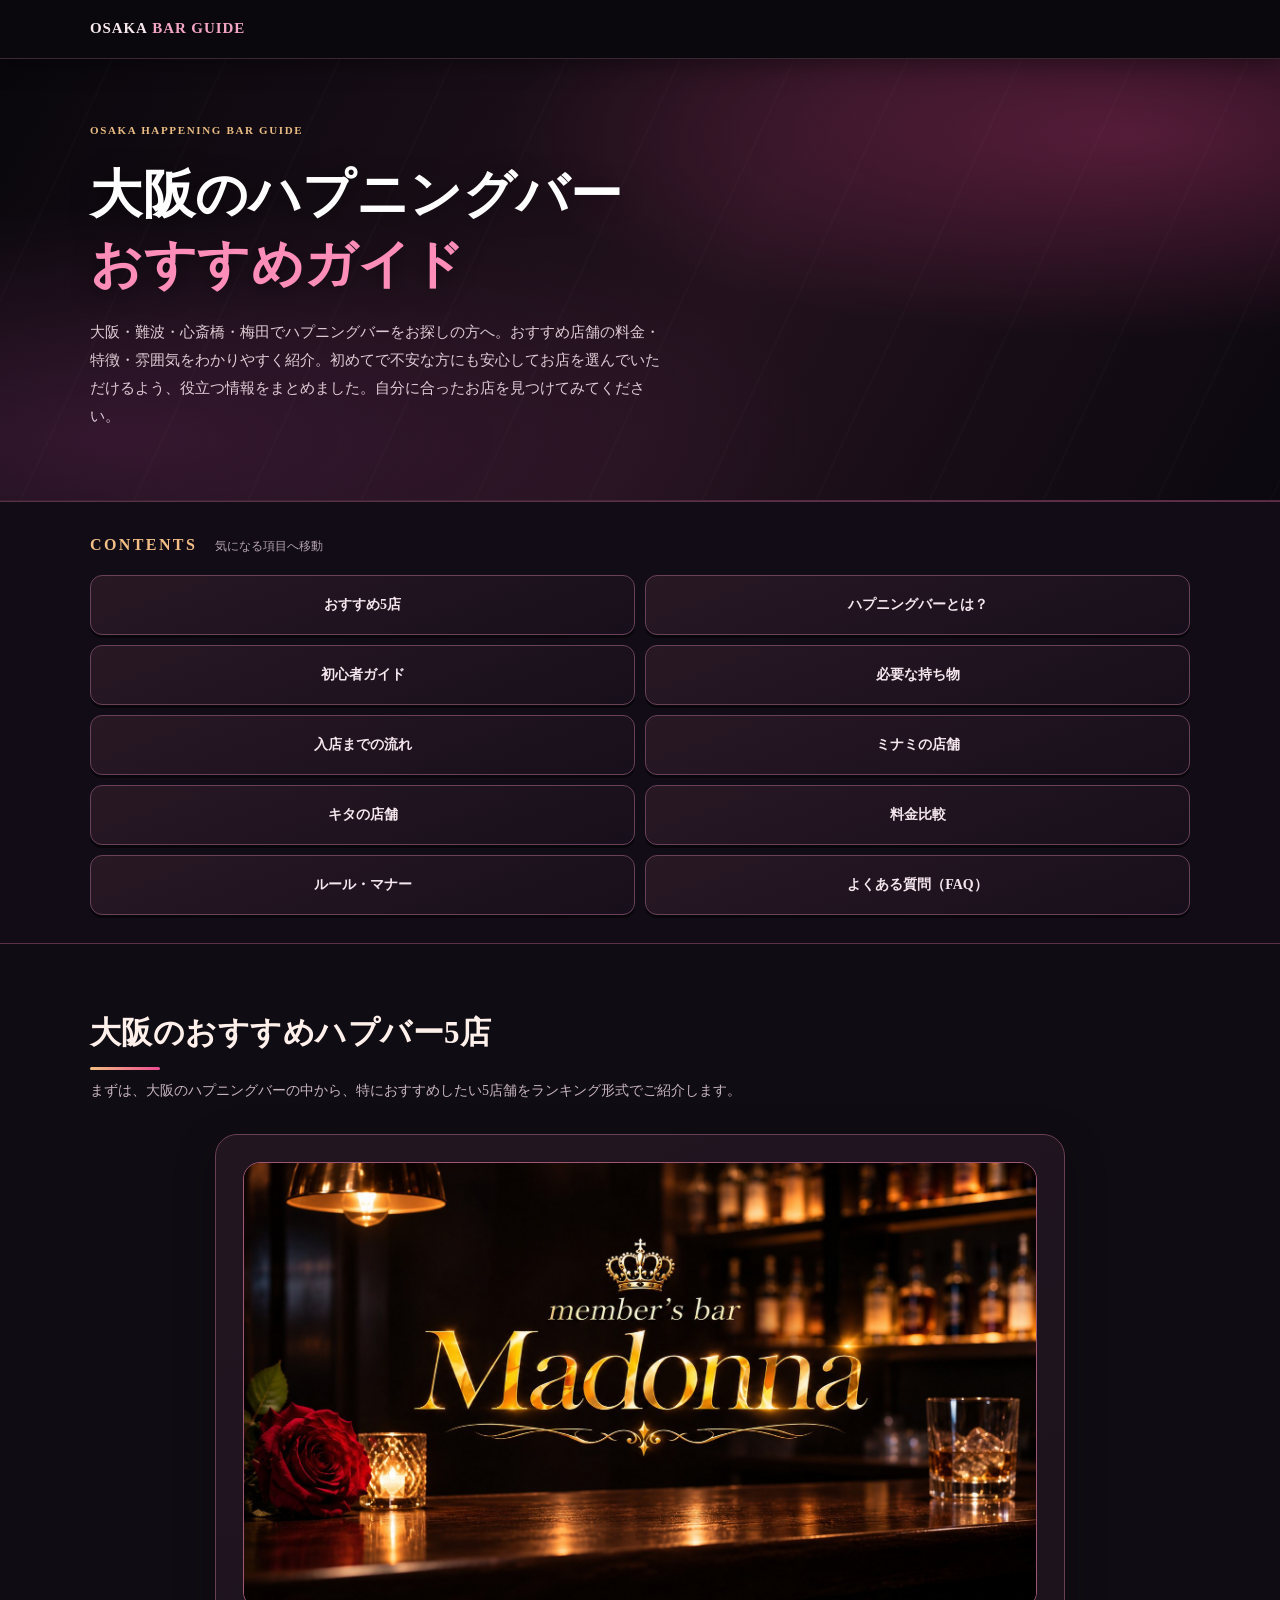
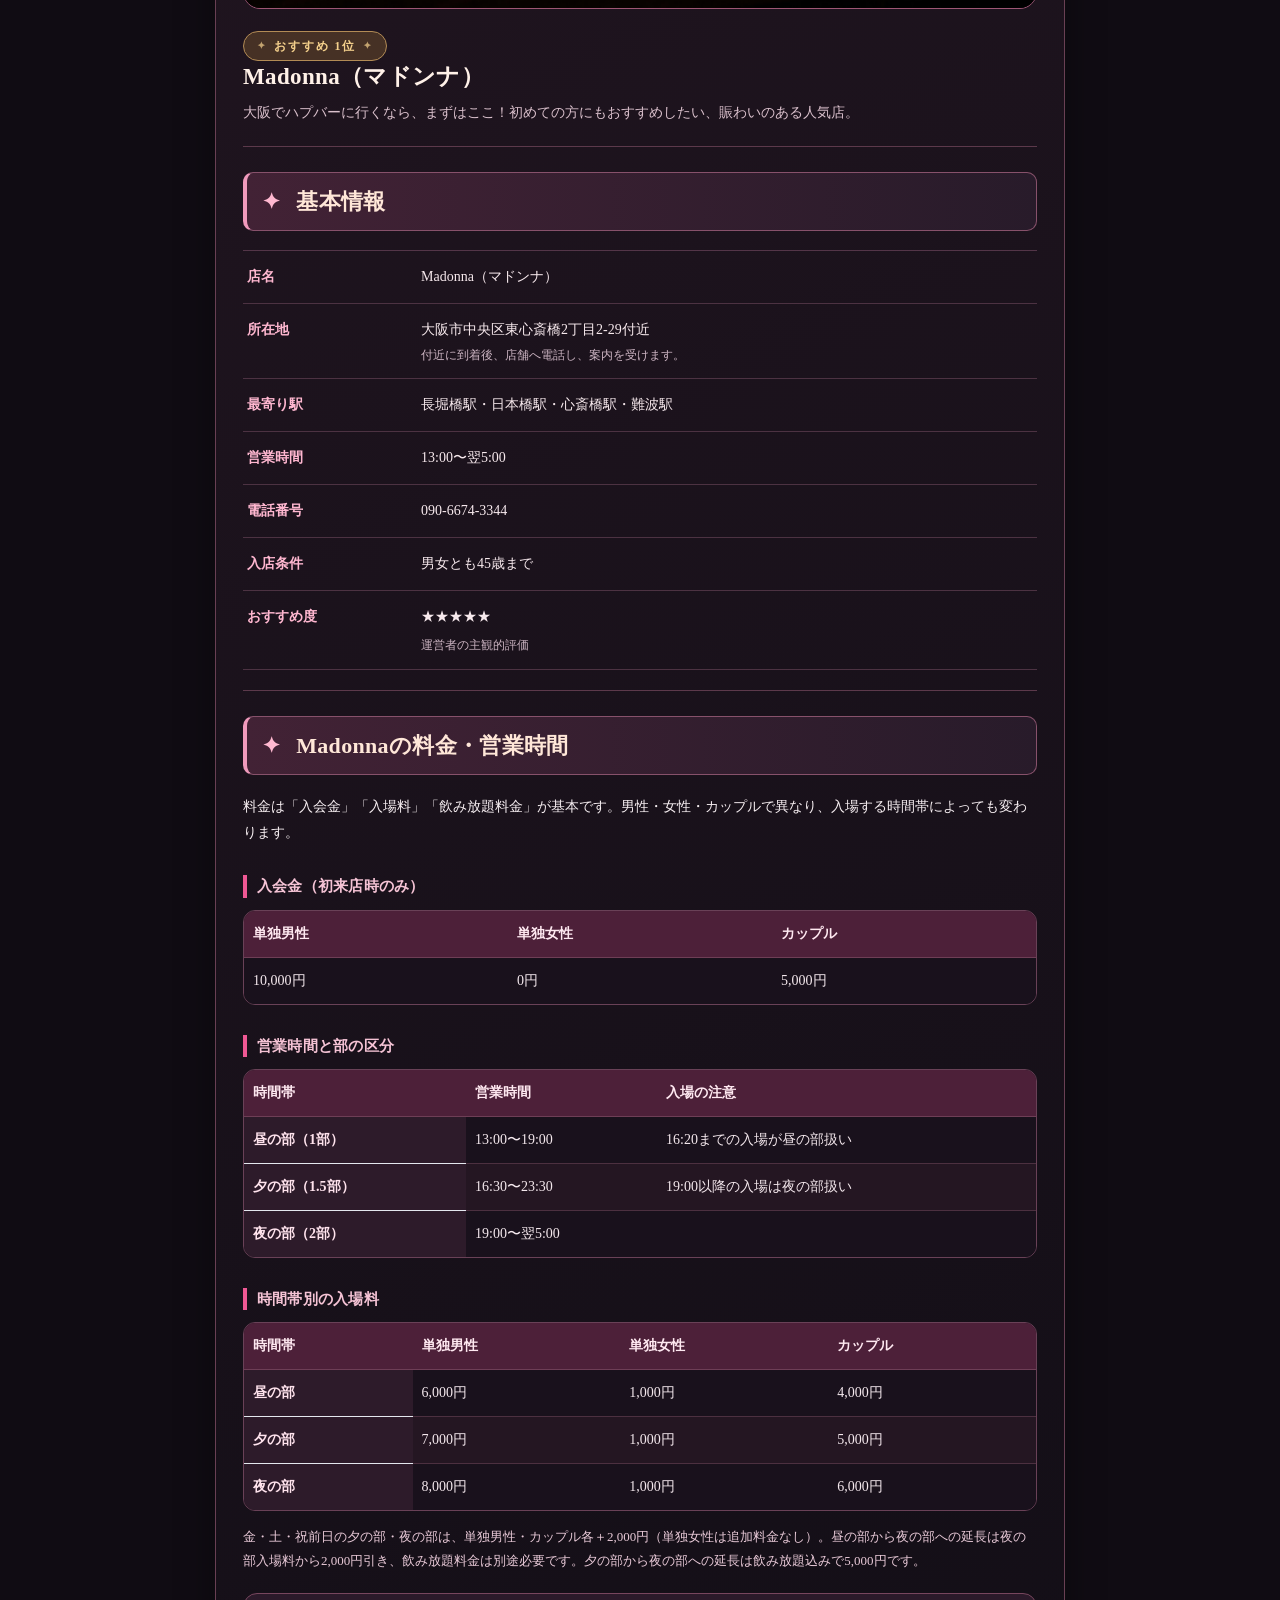
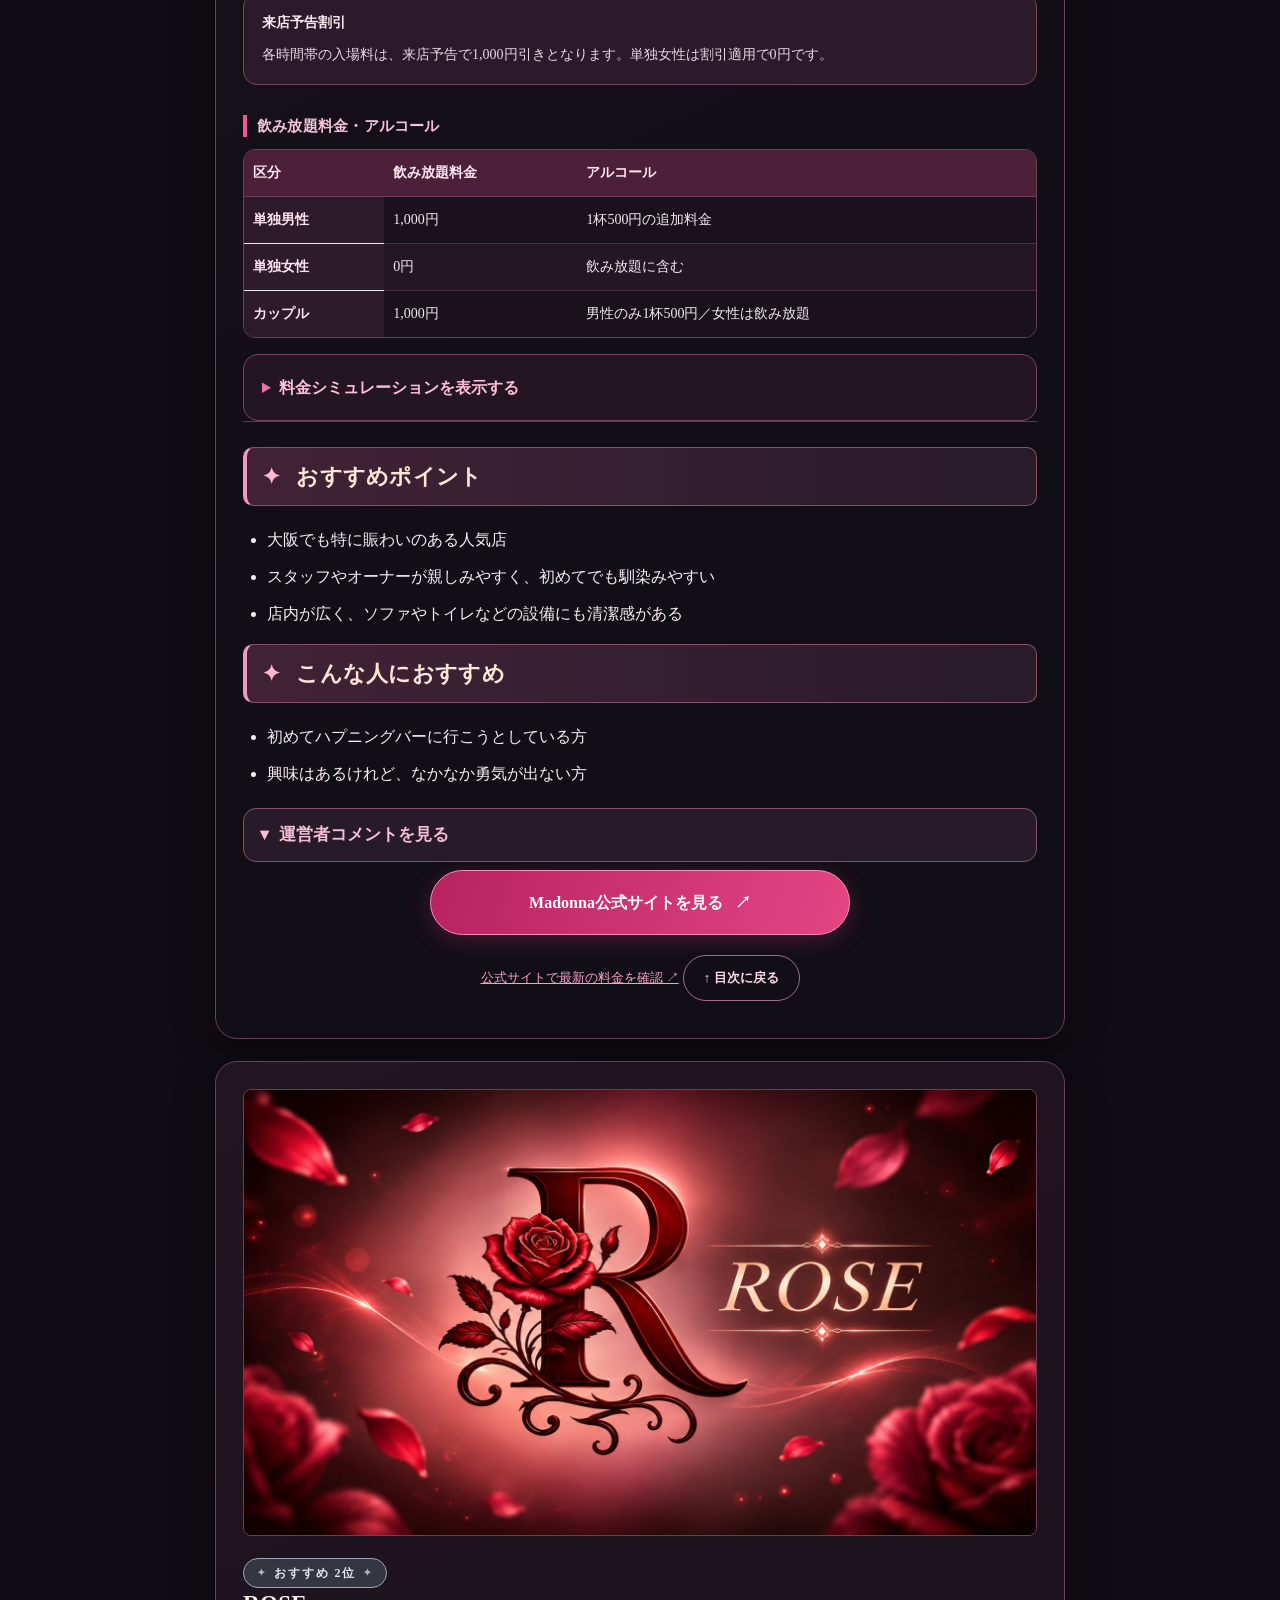
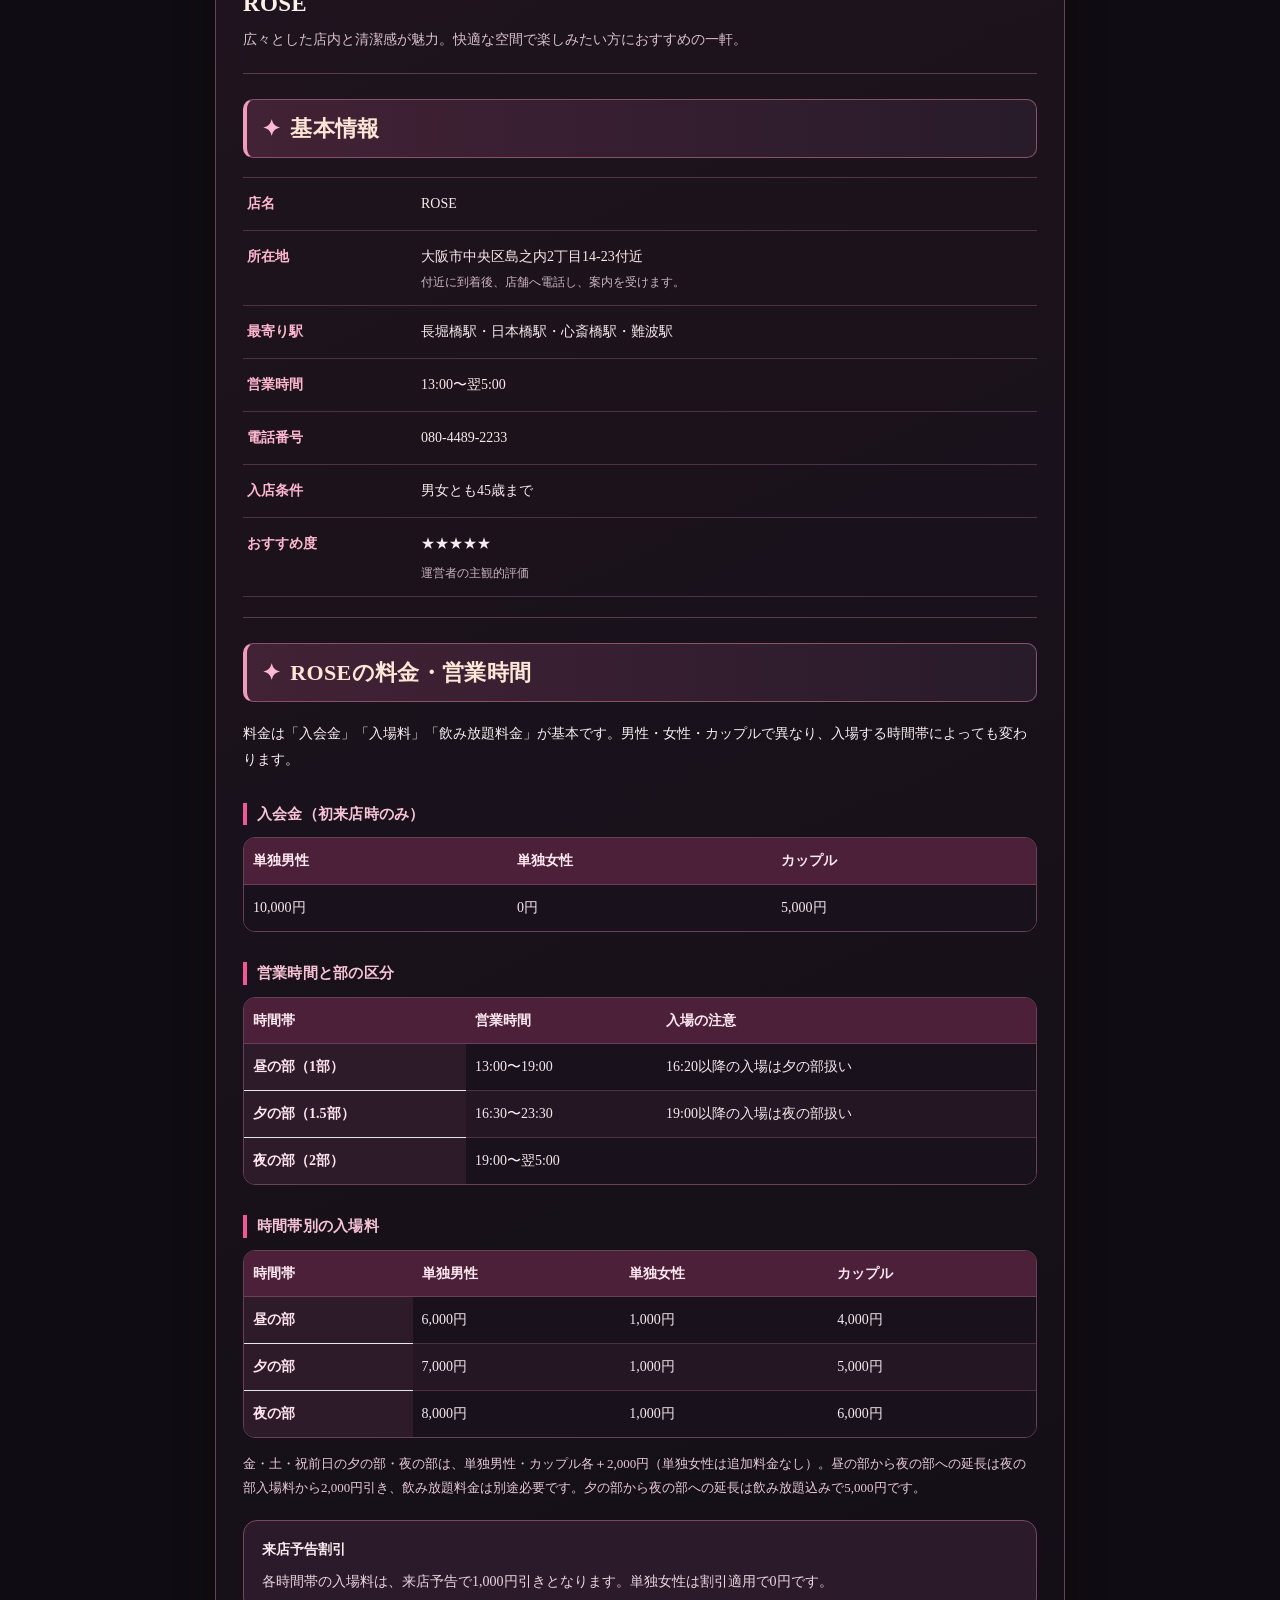
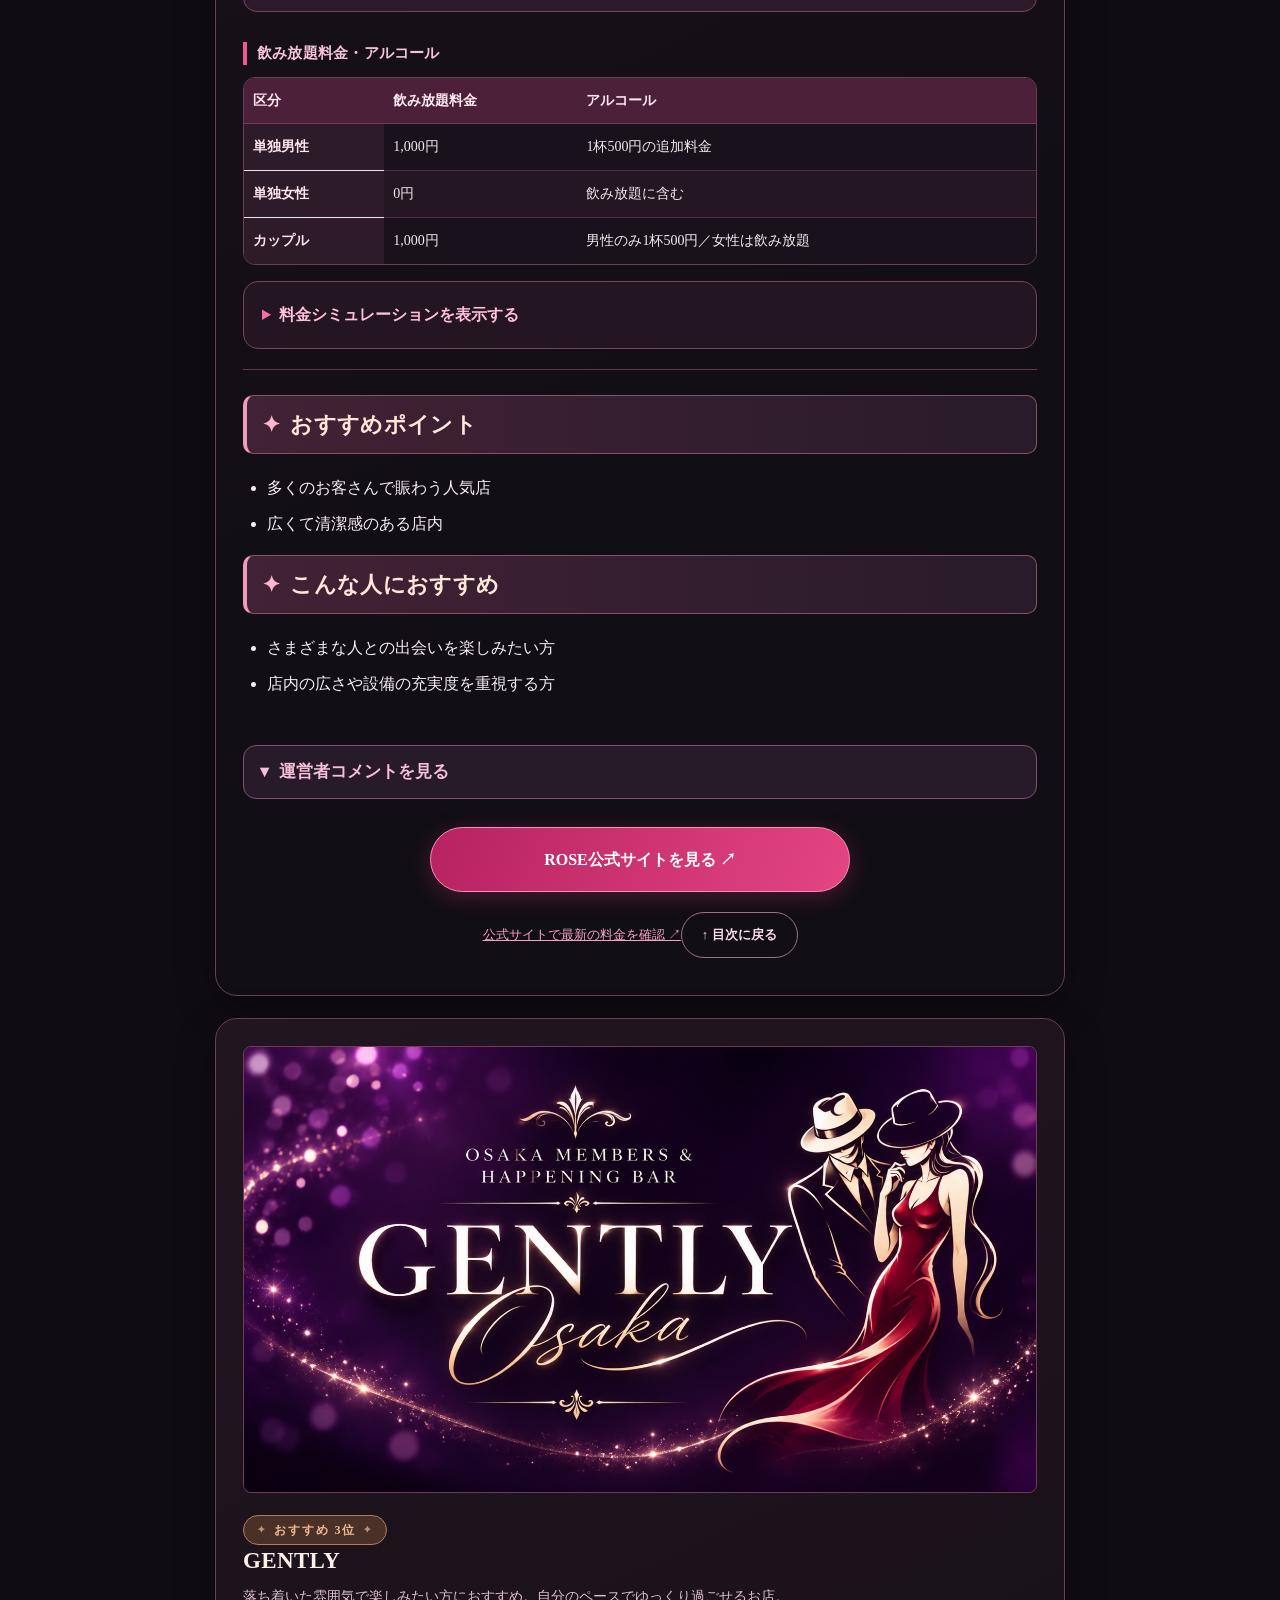
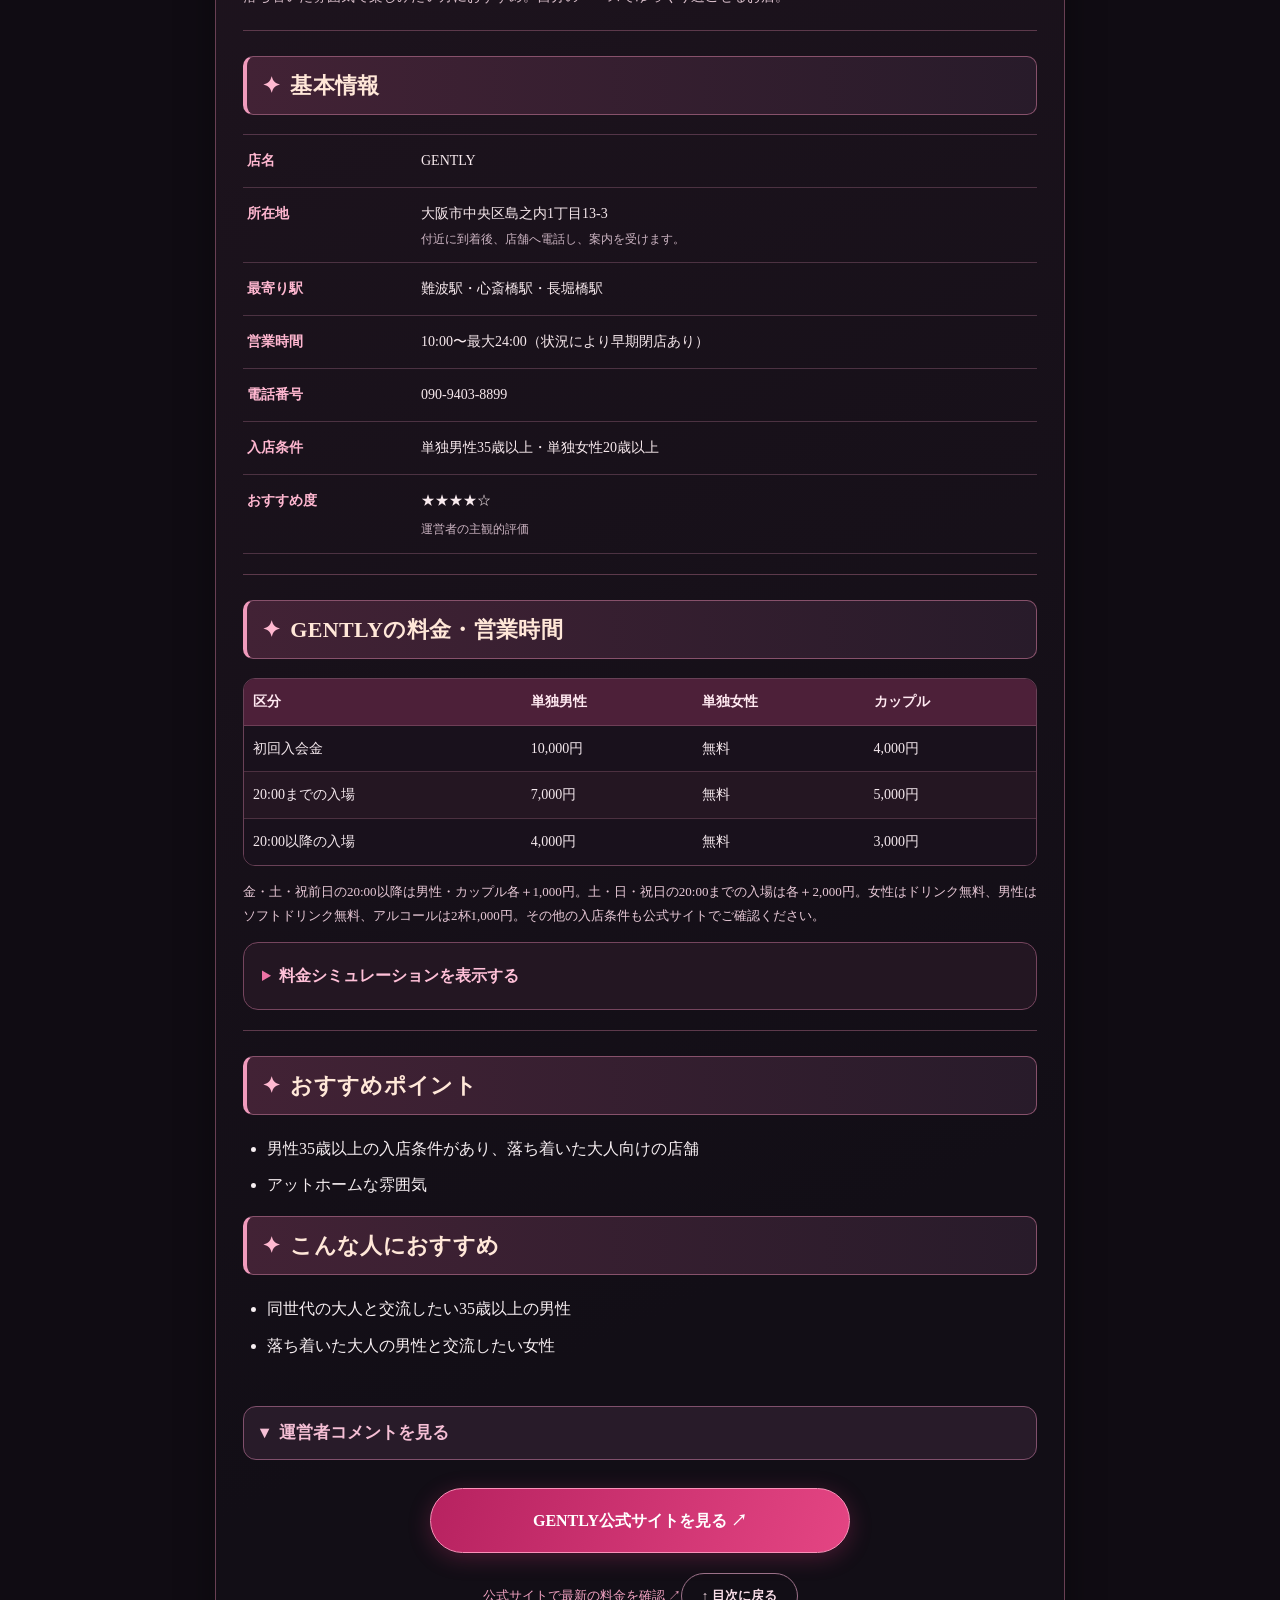
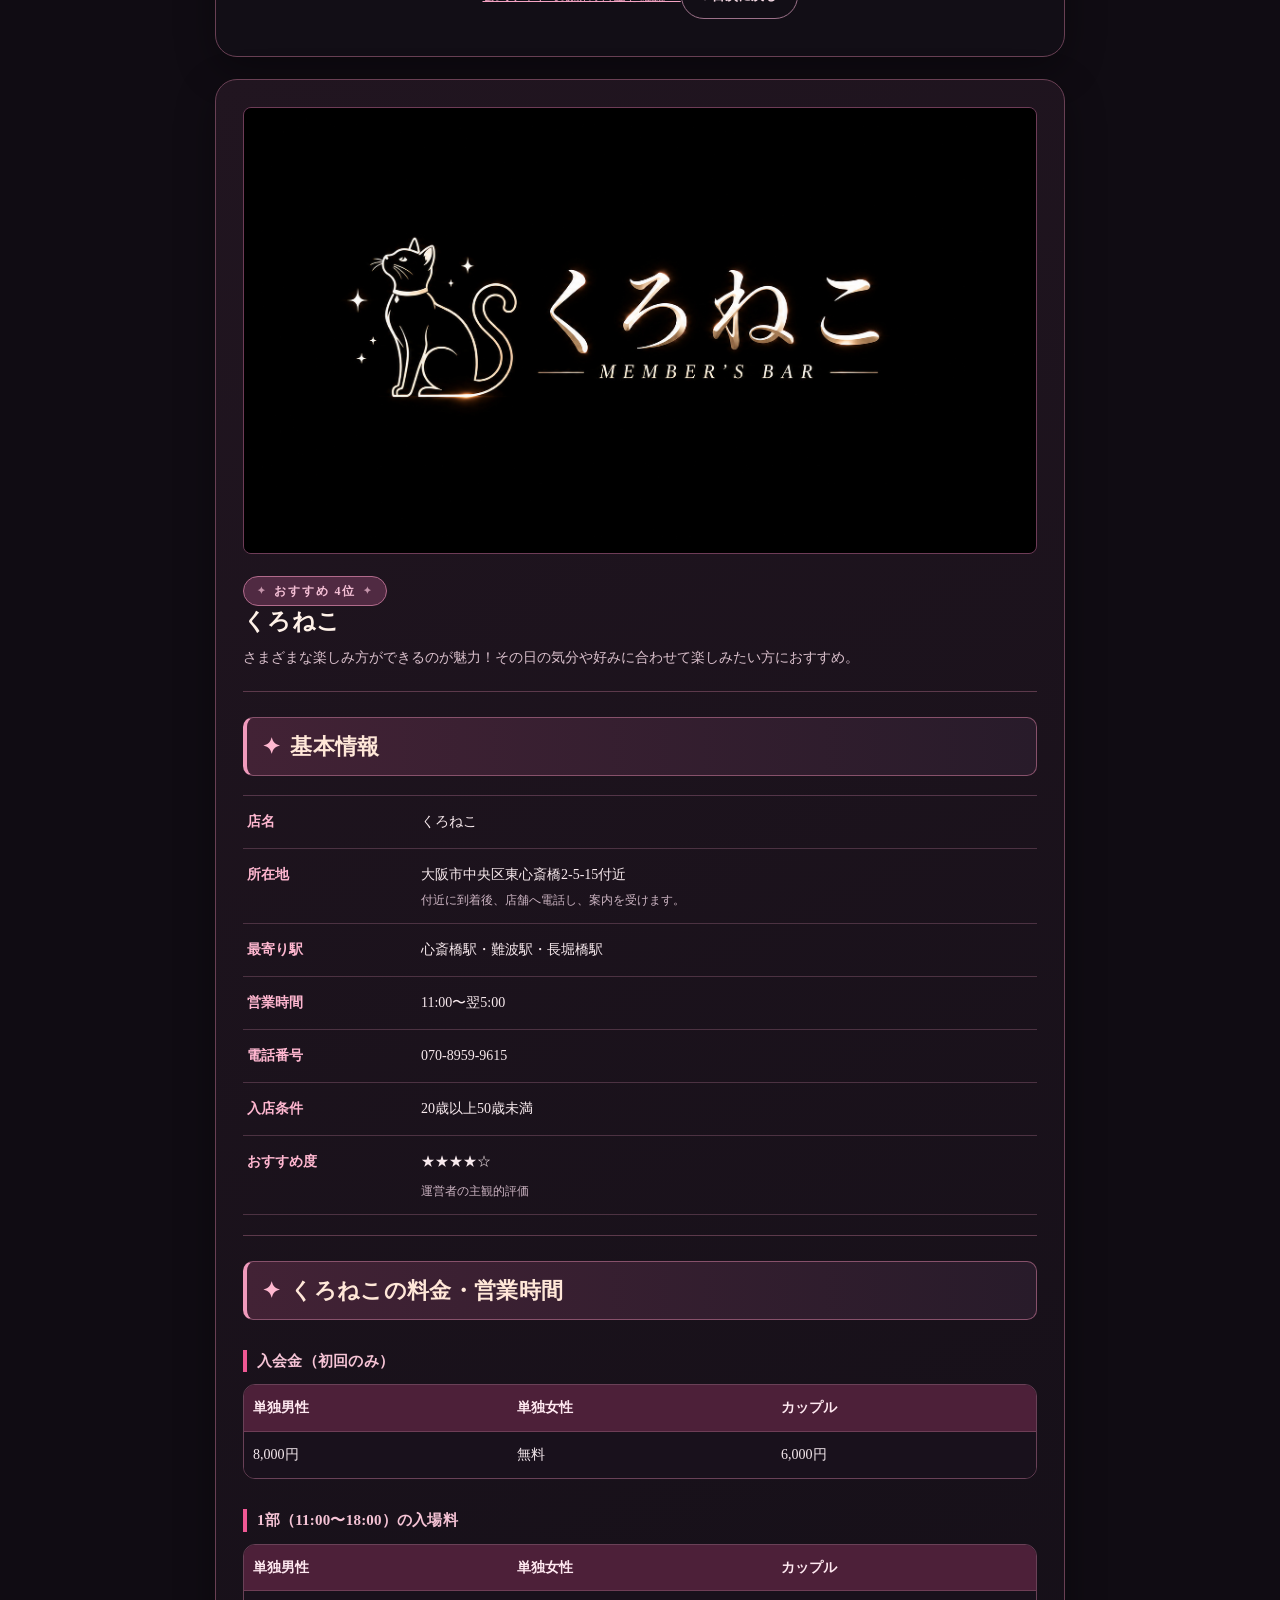
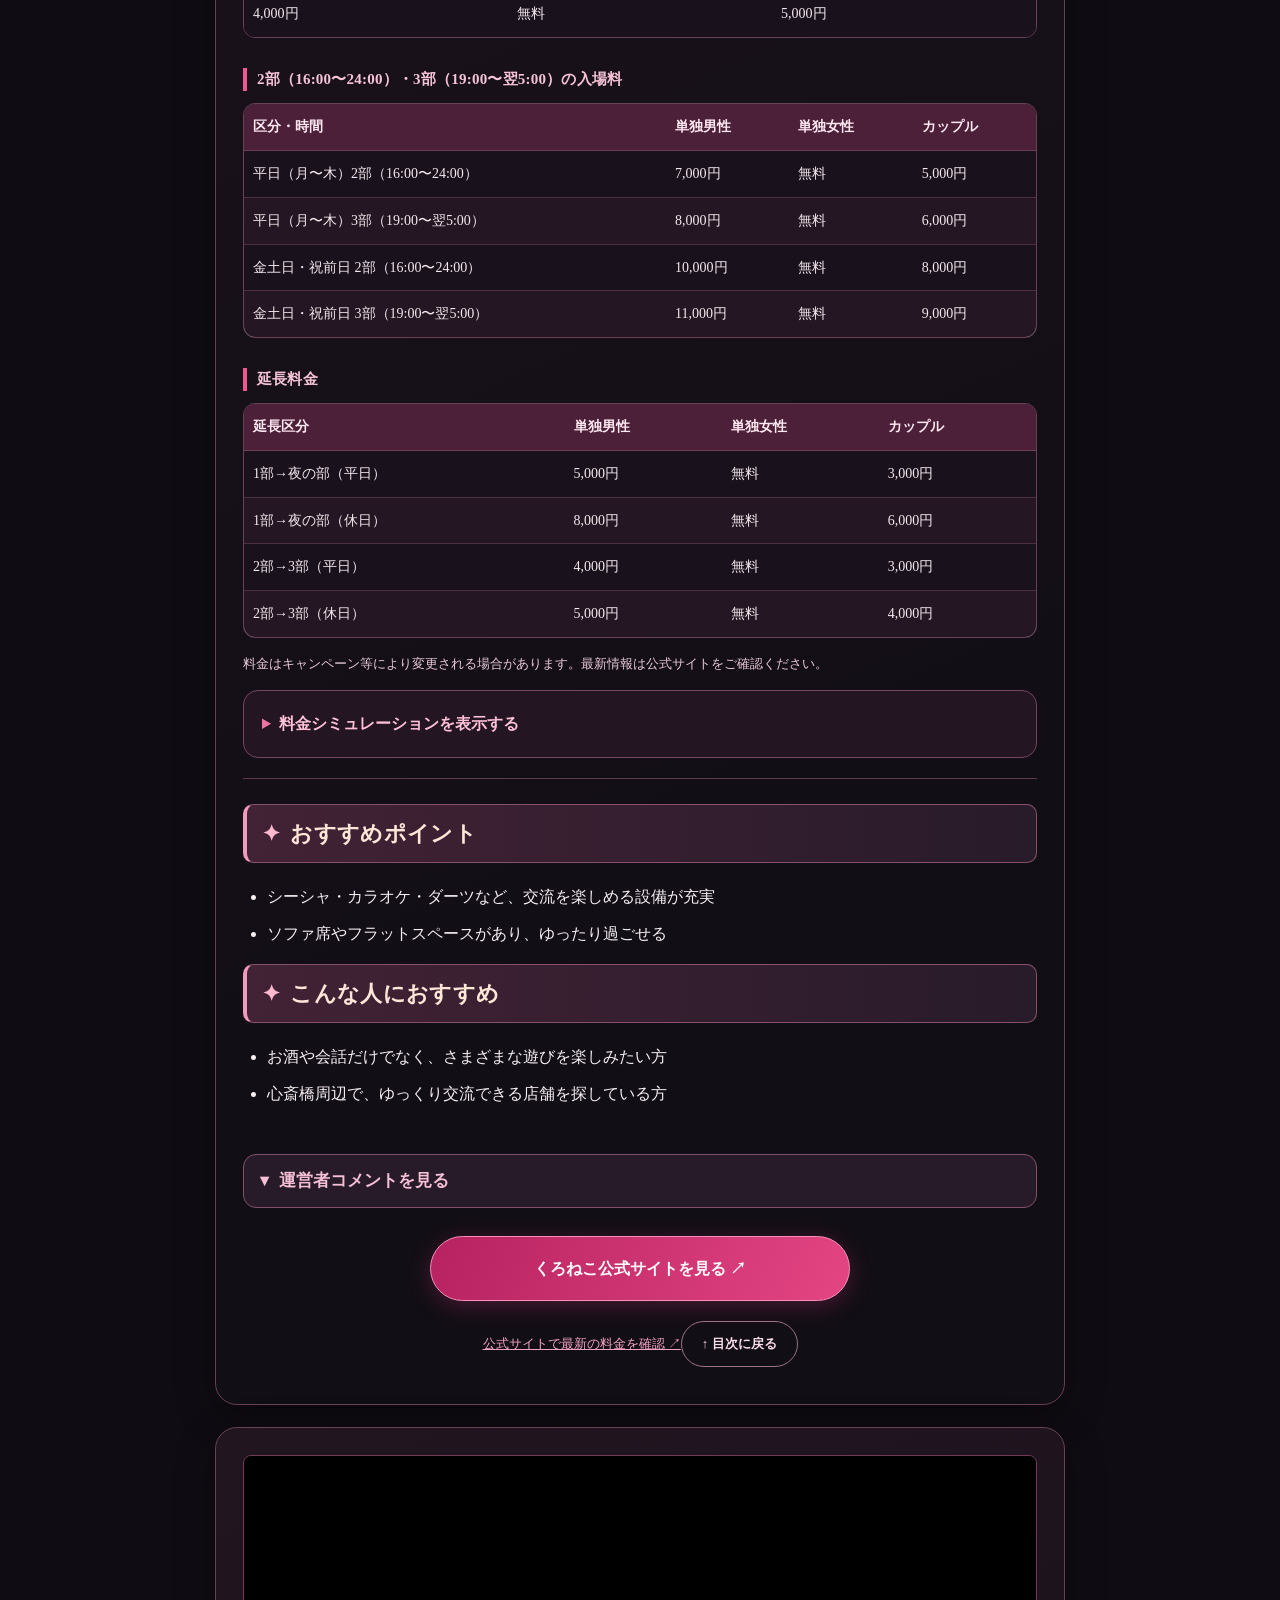
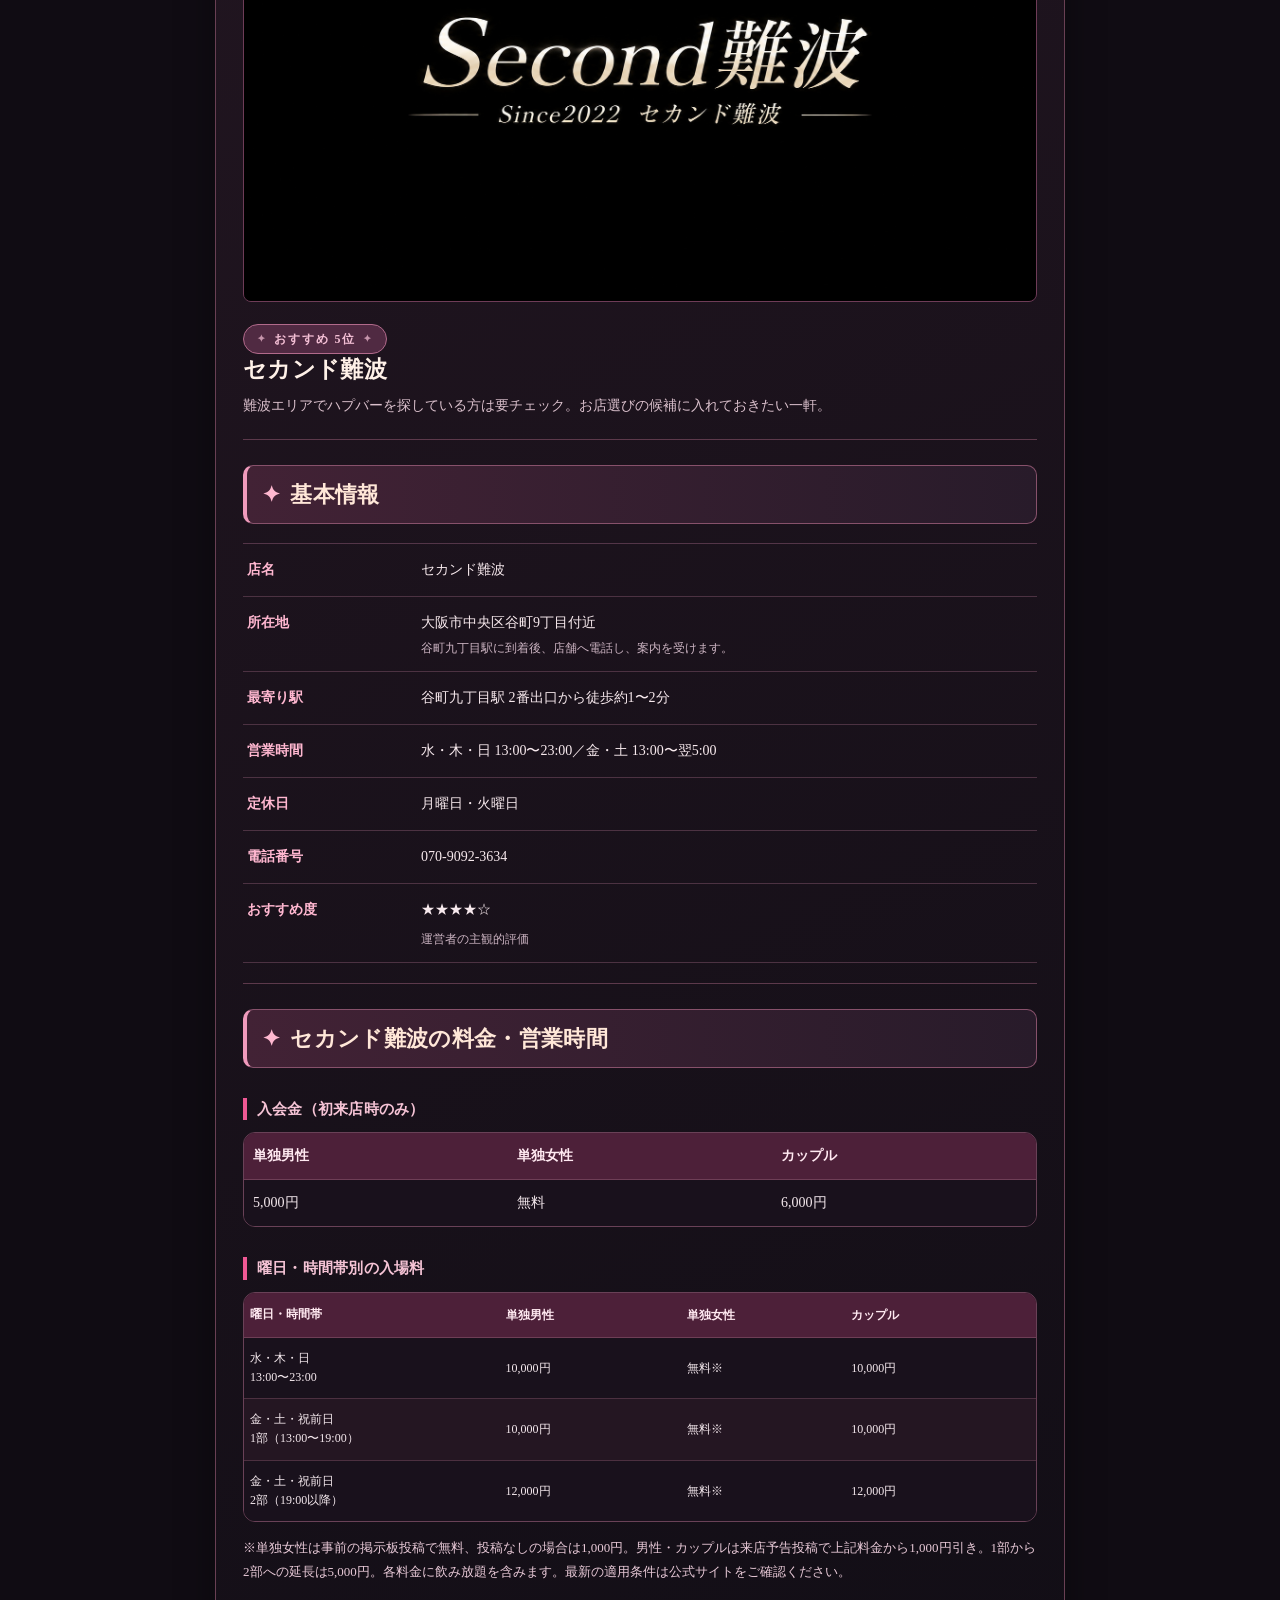
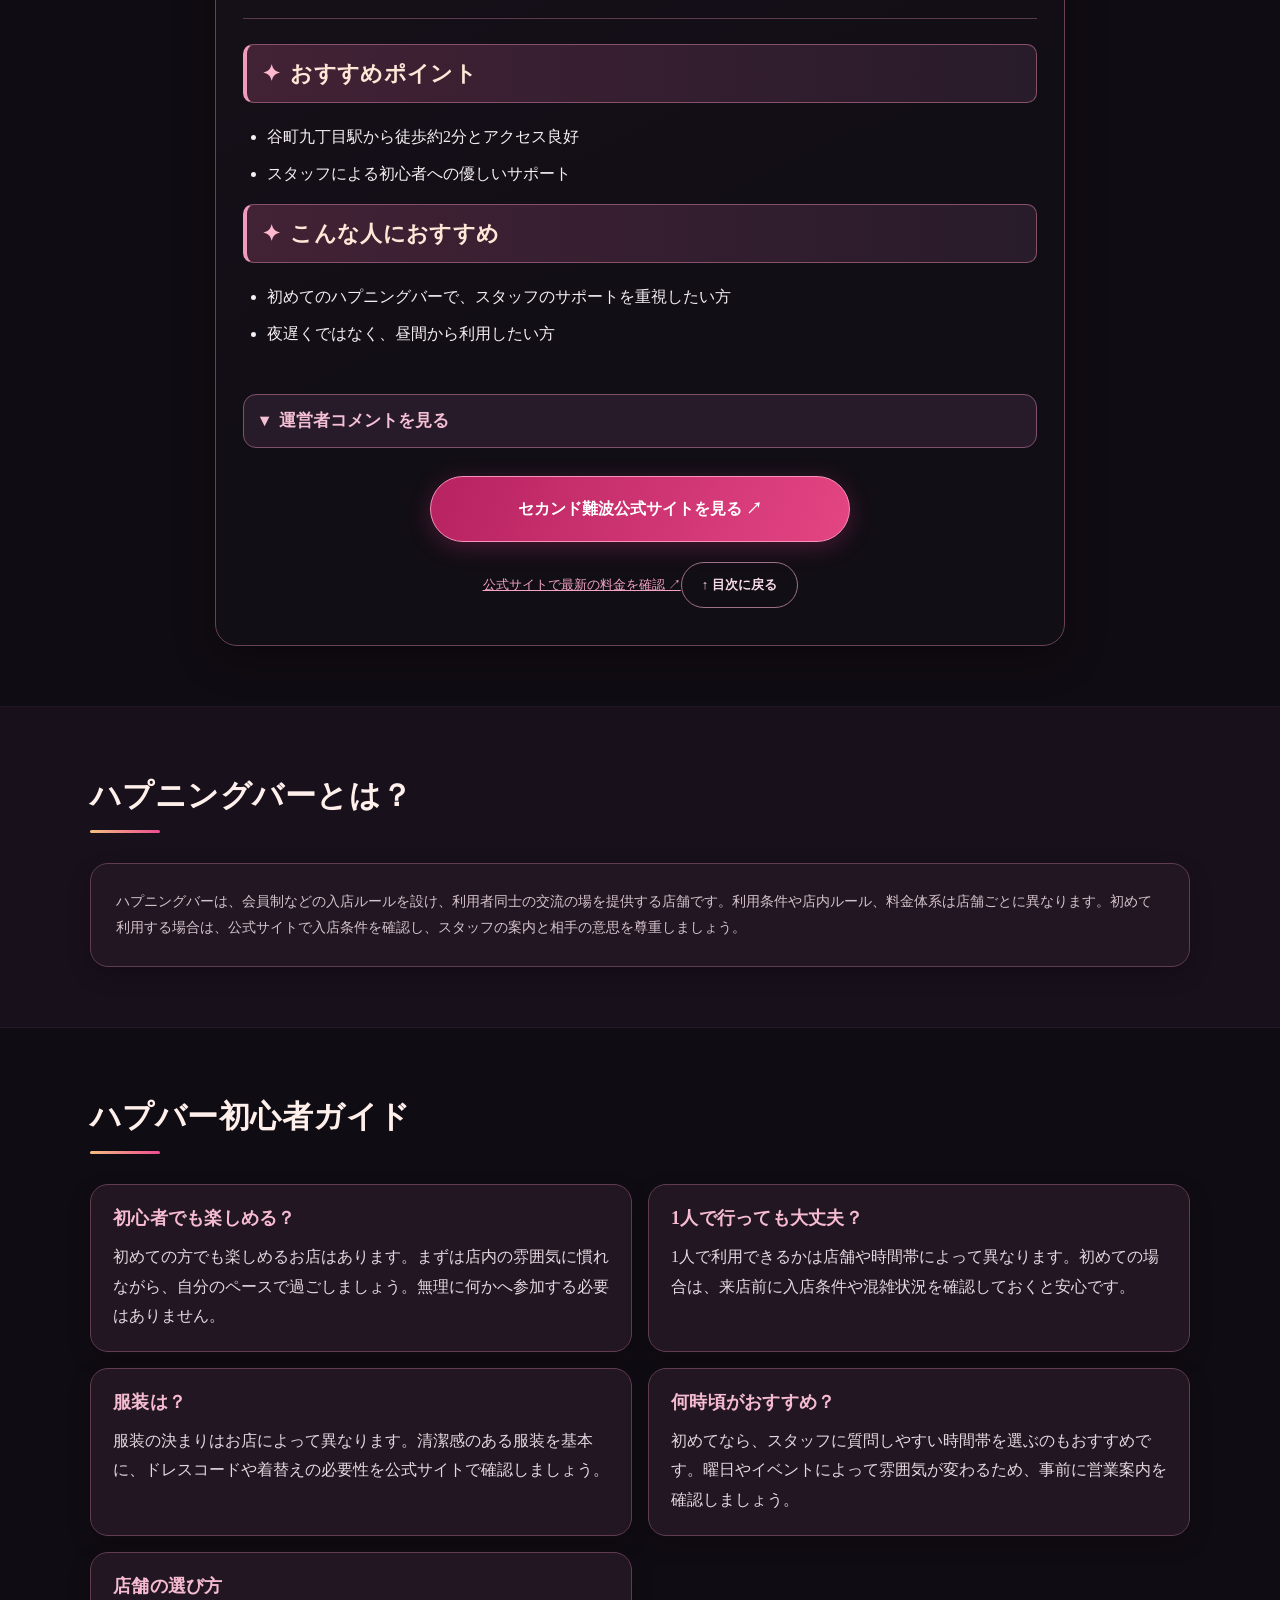
<file: Index.html>
<!DOCTYPE html>

<html lang="ja">
<head>
<meta charset="utf-8"/>
<meta content="width=device-width, initial-scale=1" name="viewport"/>
<meta content="大阪のハプニングバーおすすめ5店を紹介。Madonna・ROSE・GENTLY・くろねこ・セカンド難波の公式サイト、料金・営業時間の確認方法を掲載。難波・心斎橋・梅田の店舗情報や初心者向けの入店手順・持ち物も解説します。" name="description"/>
<title>
   大阪のハプニングバーおすすめ5店｜難波・心斎橋・梅田の料金・営業時間
  </title>
<link href="style.css" rel="stylesheet"/>
<script type="application/ld+json">
{
  "@context": "https://schema.org",
  "@graph": [
    {
      "@type": "WebPage",
      "name": "大阪のハプニングバーおすすめ5店｜難波・心斎橋・梅田の料金・営業時間",
      "description": "大阪のハプニングバーおすすめ5店を紹介。Madonna・ROSE・GENTLY・くろねこ・セカンド難波の公式サイト、料金・営業時間の確認方法を掲載。難波・心斎橋・梅田の店舗情報や初心者向けの入店手順・持ち物も解説します。",
      "inLanguage": "ja"
    },
    {
      "@type": "ItemList",
      "name": "大阪のおすすめハプニングバー5店",
      "numberOfItems": 5,
      "itemListOrder": "https://schema.org/ItemListOrderAscending",
      "itemListElement": [
        {
          "@type": "ListItem",
          "position": 1,
          "name": "Madonna（マドンナ）"
        },
        {
          "@type": "ListItem",
          "position": 2,
          "name": "ROSE"
        },
        {
          "@type": "ListItem",
          "position": 3,
          "name": "GENTLY"
        },
        {
          "@type": "ListItem",
          "position": 4,
          "name": "くろねこ"
        },
        {
          "@type": "ListItem",
          "position": 5,
          "name": "セカンド難波"
        }
      ]
    }
  ]
}
</script>
</head>
<body>
<header class="header">
<div class="container header-inner">
<a class="logo" href="#top">
     OSAKA
     <span>
      BAR GUIDE
     </span>
</a>
</div>
</header>
<main id="top">
<section class="hero">
<div class="container hero-inner">
<div class="hero-copy">
<span class="eyebrow">
       OSAKA HAPPENING BAR GUIDE
      </span>
<h1>
       大阪のハプニングバー
       <br/>
<em>
        おすすめガイド
       </em>
</h1>
<p>
       大阪・難波・心斎橋・梅田でハプニングバーをお探しの方へ。おすすめ店舗の料金・特徴・雰囲気をわかりやすく紹介。初めてで不安な方にも安心してお店を選んでいただけるよう、役立つ情報をまとめました。自分に合ったお店を見つけてみてください。
      </p>
</div>
</div>
</section>
<section aria-label="ページ内目次" class="toc-area" id="contents">
<div class="container">
<div class="toc-heading">
<b>
       CONTENTS
      </b>
<span>
       気になる項目へ移動
      </span>
</div>
<nav class="toc">
<a href="#shops">
       おすすめ5店
      </a>
<a href="#about">
       ハプニングバーとは？
      </a>
<a href="#beginner">
       初心者ガイド
      </a>
<a href="#items">
       必要な持ち物
      </a>
<a href="#steps">
       入店までの流れ
      </a>
<a href="#minami">
       ミナミの店舗
      </a>
<a href="#kita">
       キタの店舗
      </a>
<a href="#prices">
       料金比較
      </a>
<a href="#rules">
       ルール・マナー
      </a>
<a href="#faq">
       よくある質問（FAQ）
      </a>
</nav>
</div>
</section>
<section class="section" id="shops">
<div class="container">
<div class="section-heading">
<h2>
       大阪のおすすめハプバー5店
      </h2>
<p>
       まずは、大阪のハプニングバーの中から、特におすすめしたい5店舗をランキング形式でご紹介します。
      </p>
</div>
<div class="night-guide">
<div class="shop-cards">
<article class="shop-card" id="madonna">
<div class="shop-photo">
<img alt="Madonna（マドンナ）のイメージ画像" loading="lazy" src="image/madonna.jpg"/>
</div>
<div class="shop-heading">
<span class="shop-number rank-sparkle rank-gold"><span aria-hidden="true" class="rank-star rank-star-left">✦</span>おすすめ 1位<span aria-hidden="true" class="rank-star rank-star-right">✦</span></span>
<h3 class="shop-name">
          Madonna（マドンナ）
         </h3>
<p class="shop-lead">
          大阪でハプバーに行くなら、まずはここ！初めての方にもおすすめしたい、賑わいのある人気店。
         </p>
</div>
<section class="shop-section" id="madonna-info">
<h4 class="shop-section-heading">
          基本情報
         </h4>
<dl class="facts">
<div>
<dt>
            店名
           </dt>
<dd>
            Madonna（マドンナ）
           </dd>
</div>
<div>
<dt>
            所在地
           </dt>
<dd>
            大阪市中央区東心斎橋2丁目2-29付近
            
<small class="address-note">付近に到着後、店舗へ電話し、案内を受けます。</small></dd>
</div>
<div>
<dt>
            最寄り駅
           </dt>
<dd>
            長堀橋駅・日本橋駅・心斎橋駅・難波駅
           </dd>
</div>
<div>
<dt>
            営業時間
           </dt>
<dd>
            13:00〜翌5:00
           </dd>
</div>
<div>
<dt>
            電話番号
           </dt>
<dd>
            090-6674-3344
           </dd>
</div>
<div><dt>入店条件</dt><dd>男女とも45歳まで</dd></div><div>
<dt>
            おすすめ度
           </dt>
<dd>
<span aria-label="5点満点中5点" class="stars">
             ★★★★★
            </span>
<small class="rating-caption">
             運営者の主観的評価
            </small>
</dd>
</div>
</dl>
</section>
<section class="shop-section" id="madonna-price">
<h4 class="shop-section-heading">
          Madonnaの料金・営業時間
         </h4>
<p style="font-size: 0.9rem; line-height: 1.8;">
          料金は「入会金」「入場料」「飲み放題料金」が基本です。男性・女性・カップルで異なり、入場する時間帯によっても変わります。
         </p>
<h5>
          入会金（初来店時のみ）
         </h5>
<div class="price-table-wrap">
<table class="price-table">
<thead>
<tr>
<th>
              単独男性
             </th>
<th>
              単独女性
             </th>
<th>
              カップル
             </th>
</tr>
</thead>
<tbody>
<tr>
<td>
              10,000円
             </td>
<td>
              0円
             </td>
<td>
              5,000円
             </td>
</tr>
</tbody>
</table>
</div>
<h5>
          営業時間と部の区分
         </h5>
<div class="price-table-wrap">
<table class="price-table">
<thead>
<tr>
<th>
              時間帯
             </th>
<th>
              営業時間
             </th>
<th>
              入場の注意
             </th>
</tr>
</thead>
<tbody>
<tr>
<th>
              昼の部（1部）
             </th>
<td>
              13:00〜19:00
             </td>
<td>
              16:20までの入場が昼の部扱い
             </td>
</tr>
<tr>
<th>
              夕の部（1.5部）
             </th>
<td>
              16:30〜23:30
             </td>
<td>
              19:00以降の入場は夜の部扱い
             </td>
</tr>
<tr>
<th>
              夜の部（2部）
             </th>
<td>
              19:00〜翌5:00
             </td>
<td>
</td>
</tr>
</tbody>
</table>
</div>
<h5>
          時間帯別の入場料
         </h5>
<div class="price-table-wrap">
<table class="price-table">
<thead>
<tr>
<th>
              時間帯
             </th>
<th>
              単独男性
             </th>
<th>
              単独女性
             </th>
<th>
              カップル
             </th>
</tr>
</thead>
<tbody>
<tr>
<th>
              昼の部
             </th>
<td>
              6,000円
             </td>
<td>
              1,000円
             </td>
<td>
              4,000円
             </td>
</tr>
<tr>
<th>
              夕の部
             </th>
<td>
              7,000円
             </td>
<td>
              1,000円
             </td>
<td>
              5,000円
             </td>
</tr>
<tr>
<th>
              夜の部
             </th>
<td>
              8,000円
             </td>
<td>
              1,000円
             </td>
<td>
              6,000円
             </td>
</tr>
</tbody>
</table>
</div>
<p class="shop-detail-note extra-fee-note">金・土・祝前日の夕の部・夜の部は、単独男性・カップル各＋2,000円（単独女性は追加料金なし）。昼の部から夜の部への延長は夜の部入場料から2,000円引き、飲み放題料金は別途必要です。夕の部から夜の部への延長は飲み放題込みで5,000円です。</p><div class="price-note">
<strong>
           来店予告割引
          </strong>
<p>
           各時間帯の入場料は、来店予告で1,000円引きとなります。単独女性は割引適用で0円です。
          </p>
</div>
<h5>
          飲み放題料金・アルコール
         </h5>
<div class="price-table-wrap">
<table class="price-table">
<thead>
<tr>
<th>
              区分
             </th>
<th>
              飲み放題料金
             </th>
<th>
              アルコール
             </th>
</tr>
</thead>
<tbody>
<tr>
<th>
              単独男性
             </th>
<td>
              1,000円
             </td>
<td>
              1杯500円の追加料金
             </td>
</tr>
<tr>
<th>
              単独女性
             </th>
<td>
              0円
             </td>
<td>
              飲み放題に含む
             </td>
</tr>
<tr>
<th>
              カップル
             </th>
<td>
              1,000円
             </td>
<td>
              男性のみ1杯500円／女性は飲み放題
             </td>
</tr>
</tbody>
</table>
</div>
<details class="sim-toggle">
<summary>
           料金シミュレーションを表示する
          </summary>
<div class="price-note">
<h4 class="simulation-title">
            料金シミュレーション
           </h4>
<div class="simulation-case">
<p class="simulation-heading">
             ① 新規の単独男性が水曜日（平日）の夕の部を利用する場合
            </p>
<p class="simulation-condition">
             来店予告あり・アルコールなし
            </p>
<div class="simulation-breakdown">
<p>
              入会金：10,000円
             </p>
<p>
              入場料（割引後）：6,000円
             </p>
<p>
              ソフトドリンク飲み放題：1,000円
             </p>
</div>
<p class="simulation-total">
             合計：
             <strong>
              17,000円
             </strong>
</p>
</div>
<div class="simulation-case">
<p class="simulation-heading">
             ② 会員(2回目以降来店)の単独男性が土曜日の夜の部を利用する場合
            </p>
<p class="simulation-condition">
             来店予告あり・アルコール2杯注文
            </p>
<div class="simulation-breakdown">
<p>
              入会金：なし
             </p>
<p>
              入場料（割引後）：7,000円
             </p>
<p>
              休日料金：2,000円
             </p>
<p>
              ソフトドリンク飲み放題：1,000円
             </p>
<p>
              アルコール2杯：1,000円
             </p>
</div>
<p class="simulation-total">
             合計：
             <strong>
              11,000円
             </strong>
</p>
</div>
<p class="simulation-disclaimer">
            ※上記は記載条件で利用した場合の料金目安です。
    実際の料金はキャンペーン等によって異なる場合があります。
           </p>
</div>
</details>
<section class="shop-section" id="madonna-review">
<h4 class="shop-section-heading">
           おすすめポイント
          </h4>
<ul class="detail-list">
<li>
            大阪でも特に賑わいのある人気店
           </li>
<li>
            スタッフやオーナーが親しみやすく、初めてでも馴染みやすい
           </li>
<li>
            店内が広く、ソファやトイレなどの設備にも清潔感がある
           </li>
</ul>
<h4 class="shop-section-heading">
           こんな人におすすめ
          </h4>
<ul class="detail-list">
<li>
            初めてハプニングバーに行こうとしている方
           </li>
<li>
            興味はあるけれど、なかなか勇気が出ない方
           </li>
</ul>
</section>
<section class="operator-comment-section">
<details class="operator-comment-toggle">
<summary>運営者コメントを見る</summary>
<div class="operator-comment-content">
<p>結論から言うと、個人的に一番おすすめしたいお店です。私自身も何度も足を運んでいる、大好きなお店です。</p>
<p>Madonnaの一番の魅力は、何といっても居心地の良さだと思います。</p>
<p>ハプニングバーと聞くと、少し怖かったり、常に刺激的な雰囲気だったりするイメージを持つ方もいるかもしれません。</p>
<p>しかし、Madonnaは良い意味で「ハプニングバーらしくない」お店だと感じています。</p>
<p>何かをしなければいけないという雰囲気はなく、普通のバーのようにお酒や会話を楽しむだけでも十分に楽しく過ごせます。</p>
<p>スタッフさんはもちろん、お客さんにも優しい方が多い印象です。初めての方にも自然と話しかけてくれる方がいて、一人でも楽しみやすいと思います。</p>
<p>また、店内は広く、ソファやトイレなどの設備も綺麗で、清潔感があります。</p>
<p>時間帯によって雰囲気が変わるのも特徴で、平日のお昼は比較的落ち着いていることが多く、週末など人が集まる時間帯には賑やかな雰囲気を楽しめます。</p>
<p>イベントも豊富で、私自身、実際に参加して楽しかった企画がたくさんあります。お客さんを楽しませようとするオーナーさんやスタッフさんの姿勢も、このお店が好きな理由の一つです。</p>
<p>料金体系もわかりやすく、来店予告による割引などが用意されているのも嬉しいポイントです。</p>
<hr style="border:0; border-top:1px solid currentColor; opacity:.35; width:100%; margin:1.8em 0;"/>
<p><strong>初めて行こうか迷っている方へ。</strong></p>
<p>実は、私が初めて訪れたハプニングバーもMadonnaでした。</p>
<p>初めて行ったときはとても緊張して、お店の近くまで来たのに電話をかける勇気が出ず、住所の周辺をうろうろしていたのを覚えています（笑）。</p>
<p>それでも、一度足を運んでみると、想像していたよりも居心地が良く、今では何度も通うほどお気に入りのお店になりました。</p>
<p>最初の一歩は勇気がいるかもしれませんが、興味がある方にはぜひ一度足を運んでみてほしいと思います。</p>
<p>長くなってしまいましたが、とにかく自信を持っておすすめしたいお店です。</p>
</div>
</details></section><div class="shop-actions">
<a class="official-button" href="https://club-madonna.jp/" rel="noopener noreferrer" target="_blank">
           Madonna公式サイトを見る
           <span aria-hidden="true">
            ↗
           </span>
</a><a class="sub-link" href="https://www.club-madonna.jp/charge" rel="noopener noreferrer" target="_blank">公式サイトで最新の料金を確認 ↗</a>
<a class="back-to-list" href="#contents">↑ 目次に戻る</a></div>
</section>
</article>
<article class="shop-card" id="shop-2"><div class="shop-photo-placeholder"><img alt="ROSEの店舗写真" loading="lazy" onerror="this.hidden=true" src="image/rose.jpg"/><span>店舗写真 02</span></div>
<div class="shop-heading"><span class="shop-number rank-sparkle rank-silver"><span aria-hidden="true" class="rank-star rank-star-left">✦</span>おすすめ 2位<span aria-hidden="true" class="rank-star rank-star-right">✦</span></span><h3 class="shop-name">ROSE</h3><p class="shop-lead">
          広々とした店内と清潔感が魅力。快適な空間で楽しみたい方におすすめの一軒。
         </p></div>
<section class="shop-section"><h4 class="shop-section-heading">基本情報</h4><dl class="facts"><div><dt>店名</dt><dd>ROSE</dd></div><div><dt>所在地</dt><dd>大阪市中央区島之内2丁目14-23付近<small class="address-note">付近に到着後、店舗へ電話し、案内を受けます。</small></dd></div><div><dt>最寄り駅</dt><dd>長堀橋駅・日本橋駅・心斎橋駅・難波駅</dd></div><div><dt>営業時間</dt><dd>13:00〜翌5:00</dd></div><div><dt>電話番号</dt><dd><a href="tel:08044892233">080-4489-2233</a></dd></div><div><dt>入店条件</dt><dd>男女とも45歳まで</dd></div><div><dt>おすすめ度</dt><dd><span aria-label="5点満点中5点" class="stars">★★★★★</span><small class="rating-caption">運営者の主観的評価</small></dd></div></dl></section><section class="shop-section">
<h4 class="shop-section-heading">ROSEの料金・営業時間</h4>
<p style="font-size: 0.9rem; line-height: 1.8;">
          料金は「入会金」「入場料」「飲み放題料金」が基本です。男性・女性・カップルで異なり、入場する時間帯によっても変わります。
         </p>
<h5>
          入会金（初来店時のみ）
         </h5>
<div class="price-table-wrap">
<table class="price-table">
<thead>
<tr>
<th>
              単独男性
             </th>
<th>
              単独女性
             </th>
<th>
              カップル
             </th>
</tr>
</thead>
<tbody>
<tr>
<td>
              10,000円
             </td>
<td>
              0円
             </td>
<td>
              5,000円
             </td>
</tr>
</tbody>
</table>
</div>
<h5>
          営業時間と部の区分
         </h5>
<div class="price-table-wrap">
<table class="price-table">
<thead>
<tr>
<th>
              時間帯
             </th>
<th>
              営業時間
             </th>
<th>
              入場の注意
             </th>
</tr>
</thead>
<tbody>
<tr>
<th>
              昼の部（1部）
             </th>
<td>13:00〜19:00</td>
<td>16:20以降の入場は夕の部扱い</td>
</tr>
<tr>
<th>
              夕の部（1.5部）
             </th>
<td>16:30〜23:30</td>
<td>19:00以降の入場は夜の部扱い</td>
</tr>
<tr>
<th>
              夜の部（2部）
             </th>
<td>19:00〜翌5:00</td>
<td>
</td>
</tr>
</tbody>
</table>
</div>
<h5>
          時間帯別の入場料
         </h5>
<div class="price-table-wrap">
<table class="price-table">
<thead>
<tr>
<th>
              時間帯
             </th>
<th>
              単独男性
             </th>
<th>
              単独女性
             </th>
<th>
              カップル
             </th>
</tr>
</thead>
<tbody>
<tr>
<th>
              昼の部
             </th>
<td>
              6,000円
             </td>
<td>
              1,000円
             </td>
<td>
              4,000円
             </td>
</tr>
<tr>
<th>
              夕の部
             </th>
<td>
              7,000円
             </td>
<td>
              1,000円
             </td>
<td>
              5,000円
             </td>
</tr>
<tr>
<th>
              夜の部
             </th>
<td>
              8,000円
             </td>
<td>
              1,000円
             </td>
<td>
              6,000円
             </td>
</tr>
</tbody>
</table>
</div>
<p class="shop-detail-note extra-fee-note">金・土・祝前日の夕の部・夜の部は、単独男性・カップル各＋2,000円（単独女性は追加料金なし）。昼の部から夜の部への延長は夜の部入場料から2,000円引き、飲み放題料金は別途必要です。夕の部から夜の部への延長は飲み放題込みで5,000円です。</p><div class="price-note">
<strong>
           来店予告割引
          </strong>
<p>
           各時間帯の入場料は、来店予告で1,000円引きとなります。単独女性は割引適用で0円です。
          </p>
</div>
<h5>
          飲み放題料金・アルコール
         </h5>
<div class="price-table-wrap">
<table class="price-table">
<thead>
<tr>
<th>
              区分
             </th>
<th>
              飲み放題料金
             </th>
<th>
              アルコール
             </th>
</tr>
</thead>
<tbody>
<tr>
<th>
              単独男性
             </th>
<td>
              1,000円
             </td>
<td>
              1杯500円の追加料金
             </td>
</tr>
<tr>
<th>
              単独女性
             </th>
<td>
              0円
             </td>
<td>
              飲み放題に含む
             </td>
</tr>
<tr>
<th>
              カップル
             </th>
<td>
              1,000円
             </td>
<td>
              男性のみ1杯500円／女性は飲み放題
             </td>
</tr>
</tbody>
</table>
</div>
<details class="sim-toggle">
<summary>
           料金シミュレーションを表示する
          </summary>
<div class="price-note">
<div class="simulation-case">
<p class="simulation-heading">
             ① 新規の単独男性が水曜日（平日）の夕の部を利用する場合
            </p>
<p class="simulation-condition">
             来店予告あり・アルコールなし
            </p>
<div class="simulation-breakdown">
<p>
              入会金：10,000円
             </p>
<p>
              入場料（割引後）：6,000円
             </p>
<p>
              ソフトドリンク飲み放題：1,000円
             </p>
</div>
<p class="simulation-total">
             合計：
             <strong>
              17,000円
             </strong>
</p>
</div>
<div class="simulation-case">
<p class="simulation-heading">
             ② 会員(2回目以降来店)の単独男性が土曜日の夜の部を利用する場合
            </p>
<p class="simulation-condition">
             来店予告あり・アルコール2杯注文
            </p>
<div class="simulation-breakdown">
<p>
              入会金：なし
             </p>
<p>
              入場料（割引後）：7,000円
             </p>
<p>
              休日料金：2,000円
             </p>
<p>
              ソフトドリンク飲み放題：1,000円
             </p>
<p>
              アルコール2杯：1,000円
             </p>
</div>
<p class="simulation-total">
             合計：
             <strong>
              11,000円
             </strong>
</p>
</div>
<p class="simulation-disclaimer">
            ※上記は記載条件で利用した場合の料金目安です。
    実際の料金はキャンペーン等によって異なる場合があります。
           </p>
</div>
</details>
</section>
<section class="shop-section"><h4 class="shop-section-heading">おすすめポイント</h4><ul class="detail-list"><li>多くのお客さんで賑わう人気店</li><li>広くて清潔感のある店内</li></ul><h4 class="shop-section-heading">こんな人におすすめ</h4><ul class="detail-list"><li>さまざまな人との出会いを楽しみたい方</li><li>店内の広さや設備の充実度を重視する方</li></ul></section><section class="operator-comment-section">
<details class="operator-comment-toggle">
<summary>運営者コメントを見る</summary>
<div class="operator-comment-content"><p>ここに運営者コメントを記載します（公開前に差し替え）。</p></div>
</details></section><div class="shop-actions"><a class="official-button" href="https://clubrose.jp/" rel="noopener noreferrer" target="_blank">ROSE公式サイトを見る ↗</a><a class="sub-link" href="https://clubrose.jp/charge?lang=ja" rel="noopener noreferrer" target="_blank">公式サイトで最新の料金を確認 ↗</a><a class="back-to-list" href="#contents">↑ 目次に戻る</a></div></article>
<article class="shop-card" id="shop-3"><div class="shop-photo-placeholder"><img alt="GENTLYの店舗写真" loading="lazy" onerror="this.hidden=true" src="image/gently.jpg"/><span>店舗写真 03</span></div>
<div class="shop-heading"><span class="shop-number rank-sparkle rank-bronze"><span aria-hidden="true" class="rank-star rank-star-left">✦</span>おすすめ 3位<span aria-hidden="true" class="rank-star rank-star-right">✦</span></span><h3 class="shop-name">GENTLY</h3><p class="shop-lead">
          落ち着いた雰囲気で楽しみたい方におすすめ。自分のペースでゆっくり過ごせるお店。
         </p></div>
<section class="shop-section"><h4 class="shop-section-heading">基本情報</h4><dl class="facts"><div><dt>店名</dt><dd>GENTLY</dd></div><div><dt>所在地</dt><dd>大阪市中央区島之内1丁目13-3<small class="address-note">付近に到着後、店舗へ電話し、案内を受けます。</small></dd></div><div><dt>最寄り駅</dt><dd>難波駅・心斎橋駅・長堀橋駅</dd></div><div><dt>営業時間</dt><dd>10:00〜最大24:00（状況により早期閉店あり）</dd></div><div><dt>電話番号</dt><dd>090-9403-8899</dd></div><div><dt>入店条件</dt><dd>単独男性35歳以上・単独女性20歳以上</dd></div><div><dt>おすすめ度</dt><dd><span aria-label="5点満点中4点" class="stars">★★★★☆</span><small class="rating-caption">運営者の主観的評価</small></dd></div></dl></section><section class="shop-section"><h4 class="shop-section-heading">GENTLYの料金・営業時間</h4><div class="price-table-wrap"><table class="price-table"><thead><tr><th>区分</th><th>単独男性</th><th>単独女性</th><th>カップル</th></tr></thead><tbody><tr><td>初回入会金</td><td>10,000円</td><td>無料</td><td>4,000円</td></tr><tr><td>20:00までの入場</td><td>7,000円</td><td>無料</td><td>5,000円</td></tr><tr><td>20:00以降の入場</td><td>4,000円</td><td>無料</td><td>3,000円</td></tr></tbody></table></div><p class="shop-detail-note">金・土・祝前日の20:00以降は男性・カップル各＋1,000円。土・日・祝日の20:00までの入場は各＋2,000円。女性はドリンク無料、男性はソフトドリンク無料、アルコールは2杯1,000円。その他の入店条件も公式サイトでご確認ください。</p><details class="sim-toggle"><summary>料金シミュレーションを表示する</summary><div class="price-note"><div class="simulation-case"><p class="simulation-heading">① 新規の単独男性が平日18時に入店する場合</p><p class="simulation-condition">来店予告あり・アルコールなし</p><div class="simulation-breakdown"><p>入会金：10,000円</p><p>入場料（割引後）：6,000円</p></div><p class="simulation-total">合計： <strong>16,000円</strong></p></div><div class="simulation-case"><p class="simulation-heading">② 新規の単独男性が土曜日21時に入店する場合</p><p class="simulation-condition">来店予告あり・アルコールなし</p><div class="simulation-breakdown"><p>入会金：10,000円</p><p>入場料（割引後）：3,000円</p><p>休日料金：1,000円</p></div><p class="simulation-total">合計： <strong>14,000円</strong></p></div><p class="simulation-disclaimer">※上記は指定の来店予告割引を適用した場合の計算例です。割引の適用条件・最新料金は公式サイトでご確認ください。</p></div></details></section>
<section class="shop-section"><h4 class="shop-section-heading">おすすめポイント</h4><ul class="detail-list"><li>男性35歳以上の入店条件があり、落ち着いた大人向けの店舗</li><li>アットホームな雰囲気</li></ul><h4 class="shop-section-heading">こんな人におすすめ</h4><ul class="detail-list"><li>同世代の大人と交流したい35歳以上の男性</li><li>落ち着いた大人の男性と交流したい女性</li></ul></section><section class="operator-comment-section">
<details class="operator-comment-toggle">
<summary>運営者コメントを見る</summary>
<div class="operator-comment-content"><p>ここに運営者コメントを記載します（公開前に差し替え）。</p></div>
</details></section><div class="shop-actions"><a class="official-button" href="https://nasty-osaka.com/" rel="noopener noreferrer" target="_blank">GENTLY公式サイトを見る ↗</a><a class="sub-link" href="https://nasty-osaka.com/#system" rel="noopener noreferrer" target="_blank">公式サイトで最新の料金を確認 ↗</a><a class="back-to-list" href="#contents">↑ 目次に戻る</a></div></article>
<article class="shop-card" id="shop-4"><div class="shop-photo-placeholder"><img alt="くろねこの店舗写真" loading="lazy" onerror="this.hidden=true" src="image/kuroneko.jpg"/><span>店舗写真 04</span></div>
<div class="shop-heading"><span class="shop-number rank-sparkle rank-rose"><span aria-hidden="true" class="rank-star rank-star-left">✦</span>おすすめ 4位<span aria-hidden="true" class="rank-star rank-star-right">✦</span></span><h3 class="shop-name">くろねこ</h3><p class="shop-lead">
          さまざまな楽しみ方ができるのが魅力！その日の気分や好みに合わせて楽しみたい方におすすめ。
         </p></div>
<section class="shop-section"><h4 class="shop-section-heading">基本情報</h4><dl class="facts"><div><dt>店名</dt><dd>くろねこ</dd></div><div><dt>所在地</dt><dd>大阪市中央区東心斎橋2-5-15付近<small class="address-note">付近に到着後、店舗へ電話し、案内を受けます。</small></dd></div><div><dt>最寄り駅</dt><dd>心斎橋駅・難波駅・長堀橋駅</dd></div><div><dt>営業時間</dt><dd>11:00〜翌5:00</dd></div><div><dt>電話番号</dt><dd>070-8959-9615</dd></div><div><dt>入店条件</dt><dd>20歳以上50歳未満</dd></div><div><dt>おすすめ度</dt><dd><span aria-label="5点満点中4点" class="stars">★★★★☆</span><small class="rating-caption">運営者の主観的評価</small></dd></div></dl></section><section class="shop-section"><h4 class="shop-section-heading">くろねこの料金・営業時間</h4><h5>入会金（初回のみ）</h5><div class="price-table-wrap"><table class="price-table"><thead><tr><th>単独男性</th><th>単独女性</th><th>カップル</th></tr></thead><tbody><tr><td>8,000円</td><td>無料</td><td>6,000円</td></tr></tbody></table></div><h5>1部（11:00〜18:00）の入場料</h5><div class="price-table-wrap"><table class="price-table"><thead><tr><th>単独男性</th><th>単独女性</th><th>カップル</th></tr></thead><tbody><tr><td>4,000円</td><td>無料</td><td>5,000円</td></tr></tbody></table></div><h5>2部（16:00〜24:00）・3部（19:00〜翌5:00）の入場料</h5><div class="price-table-wrap"><table class="price-table"><thead><tr><th>区分・時間</th><th>単独男性</th><th>単独女性</th><th>カップル</th></tr></thead><tbody><tr><td>平日（月〜木）2部（16:00〜24:00）</td><td>7,000円</td><td>無料</td><td>5,000円</td></tr><tr><td>平日（月〜木）3部（19:00〜翌5:00）</td><td>8,000円</td><td>無料</td><td>6,000円</td></tr><tr><td>金土日・祝前日 2部（16:00〜24:00）</td><td>10,000円</td><td>無料</td><td>8,000円</td></tr><tr><td>金土日・祝前日 3部（19:00〜翌5:00）</td><td>11,000円</td><td>無料</td><td>9,000円</td></tr></tbody></table></div><h5>延長料金</h5><div class="price-table-wrap"><table class="price-table"><thead><tr><th>延長区分</th><th>単独男性</th><th>単独女性</th><th>カップル</th></tr></thead><tbody><tr><td>1部→夜の部（平日）</td><td>5,000円</td><td>無料</td><td>3,000円</td></tr><tr><td>1部→夜の部（休日）</td><td>8,000円</td><td>無料</td><td>6,000円</td></tr><tr><td>2部→3部（平日）</td><td>4,000円</td><td>無料</td><td>3,000円</td></tr><tr><td>2部→3部（休日）</td><td>5,000円</td><td>無料</td><td>4,000円</td></tr></tbody></table></div><p class="shop-detail-note">料金はキャンペーン等により変更される場合があります。最新情報は公式サイトをご確認ください。</p><details class="sim-toggle"><summary>料金シミュレーションを表示する</summary><div class="price-note"><div class="simulation-case"><p class="simulation-heading">① 新規の単独男性が平日（月〜木）17時に2部へ入店する場合</p><p class="simulation-condition">2部（16:00〜24:00）・延長なし</p><div class="simulation-breakdown"><p>入会金：8,000円</p><p>2部入場料（平日）：7,000円</p></div><p class="simulation-total">合計： <strong>15,000円</strong></p></div><div class="simulation-case"><p class="simulation-heading">② 会員の単独男性が土曜日20時に3部へ入店する場合</p><p class="simulation-condition">3部（19:00〜翌5:00）・延長なし</p><div class="simulation-breakdown"><p>入会金：なし</p><p>3部入場料（金土日・祝前日）：11,000円</p></div><p class="simulation-total">合計： <strong>11,000円</strong></p></div><p class="simulation-disclaimer">※上記は掲載の基本料金による計算例です。飲食代・追加サービス料金は含めていません。最新の適用条件は公式サイトでご確認ください。</p></div></details></section>
<section class="shop-section"><h4 class="shop-section-heading">おすすめポイント</h4><ul class="detail-list"><li>シーシャ・カラオケ・ダーツなど、交流を楽しめる設備が充実</li><li>ソファ席やフラットスペースがあり、ゆったり過ごせる</li></ul><h4 class="shop-section-heading">こんな人におすすめ</h4><ul class="detail-list"><li>お酒や会話だけでなく、さまざまな遊びを楽しみたい方</li><li>心斎橋周辺で、ゆっくり交流できる店舗を探している方</li></ul></section><section class="operator-comment-section">
<details class="operator-comment-toggle">
<summary>運営者コメントを見る</summary>
<div class="operator-comment-content"><p>ここに運営者コメントを記載します（公開前に差し替え）。</p></div>
</details></section><div class="shop-actions"><a class="official-button" href="https://www.kuroneko.site/" rel="noopener noreferrer" target="_blank">くろねこ公式サイトを見る ↗</a><a class="sub-link" href="https://www.kuroneko.site/#price" rel="noopener noreferrer" target="_blank">公式サイトで最新の料金を確認 ↗</a><a class="back-to-list" href="#contents">↑ 目次に戻る</a></div></article>
<article class="shop-card" id="shop-5"><div class="shop-photo-placeholder"><img alt="セカンド難波の店舗写真" loading="lazy" onerror="this.hidden=true" src="image/second-namba.jpg"/><span>店舗写真 05</span></div>
<div class="shop-heading"><span class="shop-number rank-sparkle rank-rose"><span aria-hidden="true" class="rank-star rank-star-left">✦</span>おすすめ 5位<span aria-hidden="true" class="rank-star rank-star-right">✦</span></span><h3 class="shop-name">セカンド難波</h3><p class="shop-lead">
          難波エリアでハプバーを探している方は要チェック。お店選びの候補に入れておきたい一軒。
         </p></div>
<section class="shop-section"><h4 class="shop-section-heading">基本情報</h4><dl class="facts"><div><dt>店名</dt><dd>セカンド難波</dd></div><div><dt>所在地</dt><dd>大阪市中央区谷町9丁目付近<small class="address-note">谷町九丁目駅に到着後、店舗へ電話し、案内を受けます。</small></dd></div><div><dt>最寄り駅</dt><dd>谷町九丁目駅 2番出口から徒歩約1〜2分</dd></div><div><dt>営業時間</dt><dd>水・木・日 13:00〜23:00／金・土 13:00〜翌5:00</dd></div><div><dt>定休日</dt><dd>月曜日・火曜日</dd></div><div><dt>電話番号</dt><dd>070-9092-3634</dd></div><div><dt>おすすめ度</dt><dd><span aria-label="5点満点中4点" class="stars">★★★★☆</span><small class="rating-caption">運営者の主観的評価</small></dd></div></dl></section><section class="shop-section"><h4 class="shop-section-heading">セカンド難波の料金・営業時間</h4><h5>入会金（初来店時のみ）</h5>
<div class="price-table-wrap"><table class="price-table"><thead><tr><th>単独男性</th><th>単独女性</th><th>カップル</th></tr></thead><tbody><tr><td>5,000円</td><td>無料</td><td>6,000円</td></tr></tbody></table></div>
<h5>曜日・時間帯別の入場料</h5>
<div class="price-table-wrap second-entry-scroll"><table class="price-table">
<thead><tr><th>曜日・時間帯</th><th>単独男性</th><th>単独女性</th><th>カップル</th></tr></thead>
<tbody>
<tr><td>水・木・日<br/>13:00〜23:00</td><td>10,000円</td><td>無料※</td><td>10,000円</td></tr>
<tr><td>金・土・祝前日<br/>1部（13:00〜19:00）</td><td>10,000円</td><td>無料※</td><td>10,000円</td></tr>
<tr><td>金・土・祝前日<br/>2部（19:00以降）</td><td>12,000円</td><td>無料※</td><td>12,000円</td></tr>
</tbody>
</table></div><p class="shop-detail-note">※単独女性は事前の掲示板投稿で無料、投稿なしの場合は1,000円。男性・カップルは来店予告投稿で上記料金から1,000円引き。1部から2部への延長は5,000円。各料金に飲み放題を含みます。最新の適用条件は公式サイトをご確認ください。</p></section>
<section class="shop-section"><h4 class="shop-section-heading">おすすめポイント</h4><ul class="detail-list"><li>谷町九丁目駅から徒歩約2分とアクセス良好</li><li>スタッフによる初心者への優しいサポート</li></ul><h4 class="shop-section-heading">こんな人におすすめ</h4><ul class="detail-list"><li>初めてのハプニングバーで、スタッフのサポートを重視したい方</li><li>夜遅くではなく、昼間から利用したい方</li></ul></section><section class="operator-comment-section">
<details class="operator-comment-toggle">
<summary>運営者コメントを見る</summary>
<div class="operator-comment-content"><p>ここに運営者コメントを記載します（公開前に差し替え）。</p></div>
</details></section><div class="shop-actions"><a class="official-button" href="https://www.secondoasis.net/" rel="noopener noreferrer" target="_blank">セカンド難波公式サイトを見る ↗</a><a class="sub-link" href="https://www.secondoasis.net/%E6%96%99%E9%87%91%E6%A1%88%E5%86%85" rel="noopener noreferrer" target="_blank">公式サイトで最新の料金を確認 ↗</a><a class="back-to-list" href="#contents">↑ 目次に戻る</a></div></article>
</div>
</div>
</div>
</section>
<section class="section tinted" id="about">
<div class="container">
<div class="section-heading">
<h2>
       ハプニングバーとは？
      </h2>
</div>
<div class="content-card">
<p>
       ハプニングバーは、会員制などの入店ルールを設け、利用者同士の交流の場を提供する店舗です。利用条件や店内ルール、料金体系は店舗ごとに異なります。初めて利用する場合は、公式サイトで入店条件を確認し、スタッフの案内と相手の意思を尊重しましょう。
      </p>
</div>
</div>
</section>
<section class="section" id="beginner">
<div class="container">
<div class="section-heading">
<h2>
       ハプバー初心者ガイド
      </h2>
</div>
<div class="tile-grid">
<div class="content-card">
<h3>
        初心者でも楽しめる？
       </h3>
<p class="card-explanation">
        初めての方でも楽しめるお店はあります。まずは店内の雰囲気に慣れながら、自分のペースで過ごしましょう。無理に何かへ参加する必要はありません。
       </p>
</div>
<div class="content-card">
<h3>
        1人で行っても大丈夫？
       </h3>
<p class="card-explanation">
        1人で利用できるかは店舗や時間帯によって異なります。初めての場合は、来店前に入店条件や混雑状況を確認しておくと安心です。
       </p>
</div>
<div class="content-card">
<h3>
        服装は？
       </h3>
<p class="card-explanation">
        服装の決まりはお店によって異なります。清潔感のある服装を基本に、ドレスコードや着替えの必要性を公式サイトで確認しましょう。
       </p>
</div>
<div class="content-card">
<h3>
        何時頃がおすすめ？
       </h3>
<p class="card-explanation">
        初めてなら、スタッフに質問しやすい時間帯を選ぶのもおすすめです。曜日やイベントによって雰囲気が変わるため、事前に営業案内を確認しましょう。
       </p>
</div>
<div class="content-card">
<h3>
        店舗の選び方
       </h3>
<p class="card-explanation">
        料金のわかりやすさ、アクセス、店内の雰囲気、初心者への案内などを比較しましょう。口コミだけでなく公式情報もチェックするのが大切です。
       </p>
</div>
</div>
</div>
</section>
<section class="section tinted" id="items">
<div class="container">
<div class="section-heading">
<h2>
       ハプバーで必要な持ち物
      </h2>
<p>
       来店前に準備しておきたいものをまとめました。
      </p>
</div>
<div class="tile-grid">
<div class="content-card">
<h3>
        身分証明書（必須）
       </h3>
<p>
        入店時の年齢確認・会員登録のため、身分証明書の原本を持参しましょう。
       </p>
<ul class="packing-list">
<li>
         運転免許証・マイナンバーカード・パスポートなどの顔写真付き公的身分証明書
        </li>
<li>
         店舗によっては健康保険証など、追加の身分証明書が必要な場合があります
        </li>

</ul>
<p class="item-note">
        ※必要な書類の種類・点数は店舗によって異なります。来店前に必ず公式案内で確認してください。
       </p>
</div>
<div class="content-card">
<h3>
        現金（必須）
       </h3>
<p>
        入会金・入場料・ドリンク代などの支払いに備えて、余裕を持って現金を用意しましょう。
       </p>
<p class="item-note">
        クレジットカードや電子決済が使えない店舗もあります。
       </p>
</div>
<div class="content-card">
<h3>
        あると便利
       </h3>
<ul class="packing-list">
<li>
         スマートフォン（店舗への連絡・経路確認）
        </li>
<li>
         衛生用品
        </li>
<li>
         必要に応じて着替え
        </li>
</ul>
</div>
</div>
</div>
</section>
<section class="section" id="steps">
<div class="container">
<div class="section-heading">
<h2>
       ハプバー入店までの流れ
      </h2>
<p>
       初めての来店までの流れを6ステップで紹介します。
      </p>
</div>
<div class="steps">
<div class="step">
<b>
        STEP 1
       </b>
<span>
        行きたいお店を探す
       </span>
</div>
<div class="step">
<b>
        STEP 2
       </b>
<span>
        料金・入店条件・必要な持ち物を確認する
       </span>
</div>
<div class="step">
<b>
        STEP 3
       </b>
<span>
        お店が指定する場所の近くまで向かう
       </span>
</div>
<div class="step">
<b>
        STEP 4
       </b>
<span>
        店舗に電話し、詳しい場所と入店方法を確認する
       </span>
</div>
<div class="step">
<b>
        STEP 5
       </b>
<span>
        案内に従って入店する
       </span>
</div>
<div class="step">
<b>
        STEP 6
       </b>
<span>
        スタッフの案内に従い、身分証明書の提示・会員登録・料金の支払いを行う
       </span>
</div>
</div>
</div>
</section>
<section class="section tinted" id="minami">
<div class="container">
<div class="section-heading">
<h2>
       大阪ミナミのハプバー
      </h2>
<p>心斎橋・難波・日本橋エリアを中心に、大阪ミナミのハプニングバーを一挙紹介します。</p>
</div>
<div class="night-guide">
<div class="shop-cards">
<details class="minami-accordion">
<summary>
<span>
          Madonna（マドンナ）
         </span>
<span aria-hidden="true" class="accordion-indicator">
          ⌄
         </span>
</summary>
<div class="minami-accordion-body">
<div class="shop-photo">
<img alt="Madonna（マドンナ）の店舗画像" loading="lazy" src="image/madonna.jpg"/>
</div>
<section class="shop-section">
<h4 class="shop-section-heading">
           基本情報
          </h4>
<dl class="facts">
<div>
<dt>
             店名
            </dt>
<dd>
             Madonna（マドンナ）
            </dd>
</div>
<div>
<dt>
             所在地
            </dt>
<dd>
             大阪市中央区東心斎橋2丁目2-29付近
             <br/>
<small>付近に到着後、店舗へ電話し、案内を受けます。</small>
</dd>
</div>
<div>
<dt>
             最寄り駅
            </dt>
<dd>
             長堀橋駅・日本橋駅・心斎橋駅・難波駅
            </dd>
</div>
<div>
<dt>
             営業時間
            </dt>
<dd>
             13:00〜翌5:00
            </dd>
</div>
<div>
<dt>
             電話番号
            </dt>
<dd>
             090-6674-3344
            </dd>
</div>
<div>
<dt>
             おすすめ度
            </dt>
<dd>
<span aria-label="5点満点中5点" class="stars">
              ★★★★★
             </span>
<small class="rating-caption">
              運営者の主観的評価
             </small>
</dd>
</div>
</dl>
</section>
<section class="shop-section">
<h4 class="shop-section-heading">
           料金・営業時間
          </h4>
<p style="font-size: 0.88em; line-height: 1.75;">
           料金は「入会金」「入場料」「飲み放題料金」が基本です。男性・女性・カップルで異なり、入場する時間帯によっても変わります。
          </p>
<h5>
           入会金（初来店時のみ）
          </h5>
<div class="price-table-wrap">
<table class="price-table">
<thead>
<tr>
<th>
               単独男性
              </th>
<th>
               単独女性
              </th>
<th>
               カップル
              </th>
</tr>
</thead>
<tbody>
<tr>
<td>
               10,000円
              </td>
<td>
               0円
              </td>
<td>
               5,000円
              </td>
</tr>
</tbody>
</table>
</div>
<h5>
           営業時間と部の区分
          </h5>
<div class="price-table-wrap">
<table class="price-table">
<thead>
<tr>
<th>
               時間帯
              </th>
<th>
               営業時間
              </th>
<th>
               入場の注意
              </th>
</tr>
</thead>
<tbody>
<tr>
<th>
               昼の部（1部）
              </th>
<td>
               13:00〜19:00
              </td>
<td>
               16:20までの入場が昼の部扱い
              </td>
</tr>
<tr>
<th>
               夕の部（1.5部）
              </th>
<td>
               16:30〜23:30
              </td>
<td>
               19:00以降の入場は夜の部扱い
              </td>
</tr>
<tr>
<th>
               夜の部（2部）
              </th>
<td>
               19:00〜翌5:00
              </td>
<td>
</td>
</tr>
</tbody>
</table>
</div>
<h5>
           時間帯別の入場料
          </h5>
<div class="price-table-wrap">
<table class="price-table">
<thead>
<tr>
<th>
               時間帯
              </th>
<th>
               単独男性
              </th>
<th>
               単独女性
              </th>
<th>
               カップル
              </th>
</tr>
</thead>
<tbody>
<tr>
<th>
               昼の部
              </th>
<td>
               6,000円
              </td>
<td>
               1,000円
              </td>
<td>
               4,000円
              </td>
</tr>
<tr>
<th>
               夕の部
              </th>
<td>
               7,000円
              </td>
<td>
               1,000円
              </td>
<td>
               5,000円
              </td>
</tr>
<tr>
<th>
               夜の部
              </th>
<td>
               8,000円
              </td>
<td>
               1,000円
              </td>
<td>
               6,000円
              </td>
</tr>
</tbody>
</table>
</div>
<div class="price-note">
<strong>
            来店予告割引
           </strong>
<p>
            各時間帯の入場料は、来店予告で1,000円引きとなります。単独女性は割引適用で0円です。
           </p>
</div>
<h5>
           飲み放題料金・アルコール
          </h5>
<div class="price-table-wrap">
<table class="price-table">
<thead>
<tr>
<th>
               区分
              </th>
<th>
               飲み放題料金
              </th>
<th>
               アルコール
              </th>
</tr>
</thead>
<tbody>
<tr>
<th>
               単独男性
              </th>
<td>
               1,000円
              </td>
<td>
               1杯500円の追加料金
              </td>
</tr>
<tr>
<th>
               単独女性
              </th>
<td>
               0円
              </td>
<td>
               飲み放題に含む
              </td>
</tr>
<tr>
<th>
               カップル
              </th>
<td>
               1,000円
              </td>
<td>
               男性のみ1杯500円／女性は飲み放題
              </td>
</tr>
</tbody>
</table>
</div>
<p class="shop-detail-note extra-fee-note">金・土・祝前日の夕の部・夜の部は、単独男性・カップル各＋2,000円（単独女性は追加料金なし）。昼の部から夜の部への延長は夜の部入場料から2,000円引き、飲み放題料金は別途必要です。夕の部から夜の部への延長は飲み放題込みで5,000円です。</p>
<div class="shop-actions">
<a class="official-button" href="https://club-madonna.jp/" rel="noopener noreferrer" target="_blank">
            Madonna公式サイトを見る
            <span aria-hidden="true">
             ↗
            </span>
</a>
<a class="sub-link" href="https://www.club-madonna.jp/charge" rel="noopener noreferrer" target="_blank">
            公式サイトで最新の料金を確認 ↗
           </a>
</div>
</section>
</div>
</details>
<details class="minami-accordion">
<summary>
<span>
          店舗名未定 2
         </span>
<span aria-hidden="true" class="accordion-indicator">
          ⌄
         </span>
</summary>
<div class="minami-accordion-body">
<div class="shop-photo-placeholder">
          店舗写真（準備中）
         </div>
<section class="shop-section">
<h4 class="shop-section-heading">
           基本情報
          </h4>
<p>
           店舗情報を追加予定です。
          </p>
</section>
<section class="shop-section">
<h4 class="shop-section-heading">
           料金・営業時間
          </h4>
<p>
           料金・営業時間を追加予定です。
          </p>
</section>
</div>
</details>
<details class="minami-accordion">
<summary>
<span>
          店舗名未定 3
         </span>
<span aria-hidden="true" class="accordion-indicator">
          ⌄
         </span>
</summary>
<div class="minami-accordion-body">
<div class="shop-photo-placeholder">
          店舗写真（準備中）
         </div>
<section class="shop-section">
<h4 class="shop-section-heading">
           基本情報
          </h4>
<p>
           店舗情報を追加予定です。
          </p>
</section>
<section class="shop-section">
<h4 class="shop-section-heading">
           料金・営業時間
          </h4>
<p>
           料金・営業時間を追加予定です。
          </p>
</section>
</div>
</details>
</div>
</div>
</div>
</section>
<section class="section" id="kita">
<div class="container">
<div class="section-heading">
<h2>
       大阪キタのハプバー
      </h2>
<p>
       梅田を中心に、大阪キタエリアのハプニングバーを紹介します。
      </p>
</div>
<div class="night-guide">
<div class="shop-cards">
<details class="minami-accordion">
<summary>
<span>
          店舗名未定 1
         </span>
<span aria-hidden="true" class="accordion-indicator">
          ⌄
         </span>
</summary>
<div class="minami-accordion-body">
<div class="shop-photo-placeholder">
          店舗写真（準備中）
         </div>
<section class="shop-section">
<h4 class="shop-section-heading">
           基本情報
          </h4>
<p>
           店舗情報を追加予定です。
          </p>
</section>
<section class="shop-section">
<h4 class="shop-section-heading">
           料金・営業時間
          </h4>
<p>
           料金・営業時間を追加予定です。
          </p>
</section>
</div>
</details>
<details class="minami-accordion">
<summary>
<span>
          店舗名未定 2
         </span>
<span aria-hidden="true" class="accordion-indicator">
          ⌄
         </span>
</summary>
<div class="minami-accordion-body">
<div class="shop-photo-placeholder">
          店舗写真（準備中）
         </div>
<section class="shop-section">
<h4 class="shop-section-heading">
           基本情報
          </h4>
<p>
           店舗情報を追加予定です。
          </p>
</section>
<section class="shop-section">
<h4 class="shop-section-heading">
           料金・営業時間
          </h4>
<p>
           料金・営業時間を追加予定です。
          </p>
</section>
</div>
</details>
</div>
</div>
</div>
</section>
<section class="section tinted" id="prices">
<div class="container">
<div class="section-heading">
<h2>
       大阪ハプバー料金比較
      </h2>
<p>
       料金体系を比較できる表です。
      </p>
</div>
<div class="table-wrap">
<table>
<thead>
<tr>
<th>
          店舗
         </th>
<th>
          男性
         </th>
<th>
          女性
         </th>
<th>
          カップル
         </th>
</tr>
</thead>
<tbody>
<tr>
<td>
          Madonna（マドンナ）
         </td>
<td>
          確認中
         </td>
<td>
          確認中
         </td>
<td>
          確認中
         </td>
</tr>
<tr>
<td>
          ROSE
         </td>
<td>
          確認中
         </td>
<td>
          確認中
         </td>
<td>
          確認中
         </td>
</tr>
<tr>
<td>
          GENTLY
         </td>
<td>
          確認中
         </td>
<td>
          確認中
         </td>
<td>
          確認中
         </td>
</tr>
<tr>
<td>
          くろねこ
         </td>
<td>
          確認中
         </td>
<td>
          確認中
         </td>
<td>
          確認中
         </td>
</tr>
<tr>
<td>
          セカンド難波
         </td>
<td>
          確認中
         </td>
<td>
          確認中
         </td>
<td>
          確認中
         </td>
</tr>
</tbody>
</table>
</div>
<p class="note">
      ※料金は条件により変動します。公開前に公式情報で確認してください。
     </p>
</div>
</section>
<section class="section" id="rules">
<div class="container">
<div class="section-heading">
<h2>
       ハプバールール・マナー
      </h2>
<p>
       安心して過ごすための基本的な注意事項です。
      </p>
</div>
<div class="tile-grid">
<div class="content-card">
<h3>
        無断撮影禁止
       </h3>
<p class="card-explanation">
        ほかのお客様のプライバシーを守るため、許可のない写真・動画の撮影は控えましょう。スマートフォンの扱いも店舗の案内に従ってください。
       </p>
</div>
<div class="content-card">
<h3>
        相手の同意を尊重
       </h3>
<p class="card-explanation">
        会話や交流はお互いの意思を尊重することが基本です。嫌がることをせず、断られた場合はすぐに引きましょう。
       </p>
</div>
<div class="content-card">
<h3>
        無理な勧誘をしない
       </h3>
<p class="card-explanation">
        相手に参加や交流を強要しないことが大切です。自分自身も無理せず、困ったときはスタッフに相談しましょう。
       </p>
</div>
<div class="content-card">
<h3>
        店舗ごとのルールを守る
       </h3>
<p class="card-explanation">
        会員登録、入店条件、飲酒、店内での行動などの決まりは店舗ごとに異なります。入店前や受付時に確認しましょう。
       </p>
</div>
</div>
</div>
</section>
<section class="section tinted" id="faq">
<div class="container">
<div class="section-heading">
<h2>
       よくある質問（FAQ）
      </h2>
<p>
       初めての方の疑問をまとめます。
      </p>
</div>
<div class="faq">
<details>
<summary>
        何歳から入れますか？
       </summary>
<p>
        入店可能な年齢は店舗ごとに異なります。公式サイトの年齢制限と身分証明書の案内を必ず確認してください。
       </p>
</details>
<details>
<summary>
        男性1人でも入店できますか？
       </summary>
<p>
        単独男性の入店可否や受付条件は店舗・曜日・時間帯によって異なります。事前に公式情報をご確認ください。
       </p>
</details>
<details>
<summary>
        女性1人でも入店できますか？
       </summary>
<p>
        単独女性の利用条件や料金は店舗によって異なります。公式サイトで確認してから来店しましょう。
       </p>
</details>
<details>
<summary>
        初めてでも大丈夫ですか？
       </summary>
<p>
        初めての方は、事前に料金・必要な持ち物・店内ルールを確認すると安心です。無理に交流する必要はありません。
       </p>
</details>
<details>
<summary>
        予約は必要ですか？
       </summary>
<p>
        予約・来店予告の必要性は店舗によって異なります。公式サイトや店舗への連絡で確認してください。
       </p>
</details>
<details>
<summary>
        身分証明書は必要ですか？
       </summary>
<p>
        年齢確認や会員登録のため、身分証明書の原本が必要な場合があります。必要な種類・点数を事前に確認しましょう。
       </p>
</details>
<details>
<summary>
        何もしなくても大丈夫ですか？
       </summary>
<p>
        交流への参加は本人の意思が基本です。自分と相手の意思を尊重し、店舗のルールを守って利用しましょう。
       </p>
</details>
<details>
<summary>
        料金はいくらですか？
       </summary>
<p>
        入会金・入場料・飲み放題料金など、店舗や利用条件によって異なります。各店舗の公式料金表で最新情報をご確認ください。
       </p>
</details>
</div>
</div>
</section>
</main>
<footer class="footer">
<div class="container">
<strong>
     OSAKA BAR GUIDE
    </strong>
<p>
     掲載内容は確認時点の情報です。料金・営業時間・入店条件は変更される場合があります。ご来店前に各店舗の公式案内をご確認ください。
    </p>
</div>
</footer>
<script>document.addEventListener('DOMContentLoaded', () => {
  const badges = document.querySelectorAll('.shop-cards > .shop-card .rank-sparkle');
  if (!badges.length || window.matchMedia('(prefers-reduced-motion: reduce)').matches) return;
  if (!('IntersectionObserver' in window)) return;
  const observer = new IntersectionObserver((entries) => {
    for (const entry of entries) {
      if (entry.isIntersecting) {
        // 画面に入るたびに再生。画面外でクラスを外して次回に備える。
        entry.target.classList.add('rank-visible');
      } else {
        entry.target.classList.remove('rank-visible');
      }
    }
  }, { threshold: 0.65 });
  badges.forEach(badge => observer.observe(badge));
});</script></body>
</html>
</file>
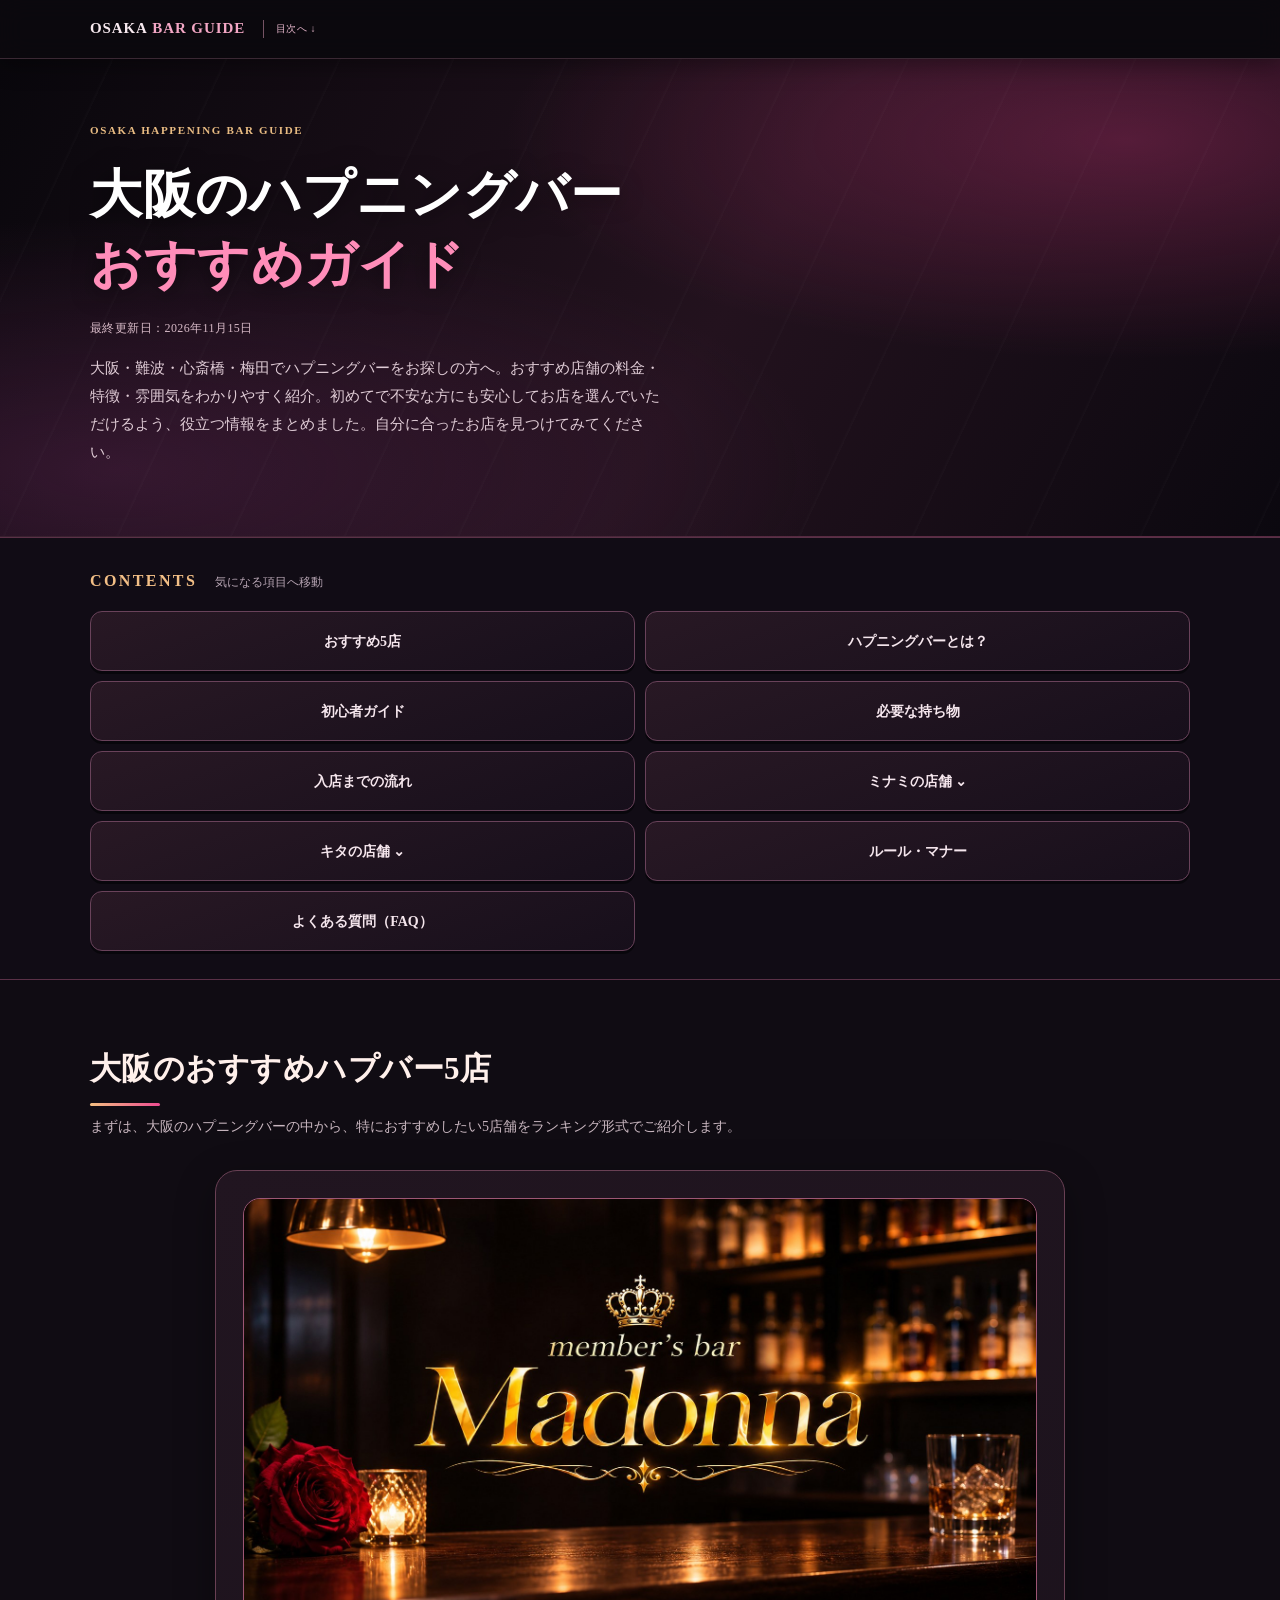
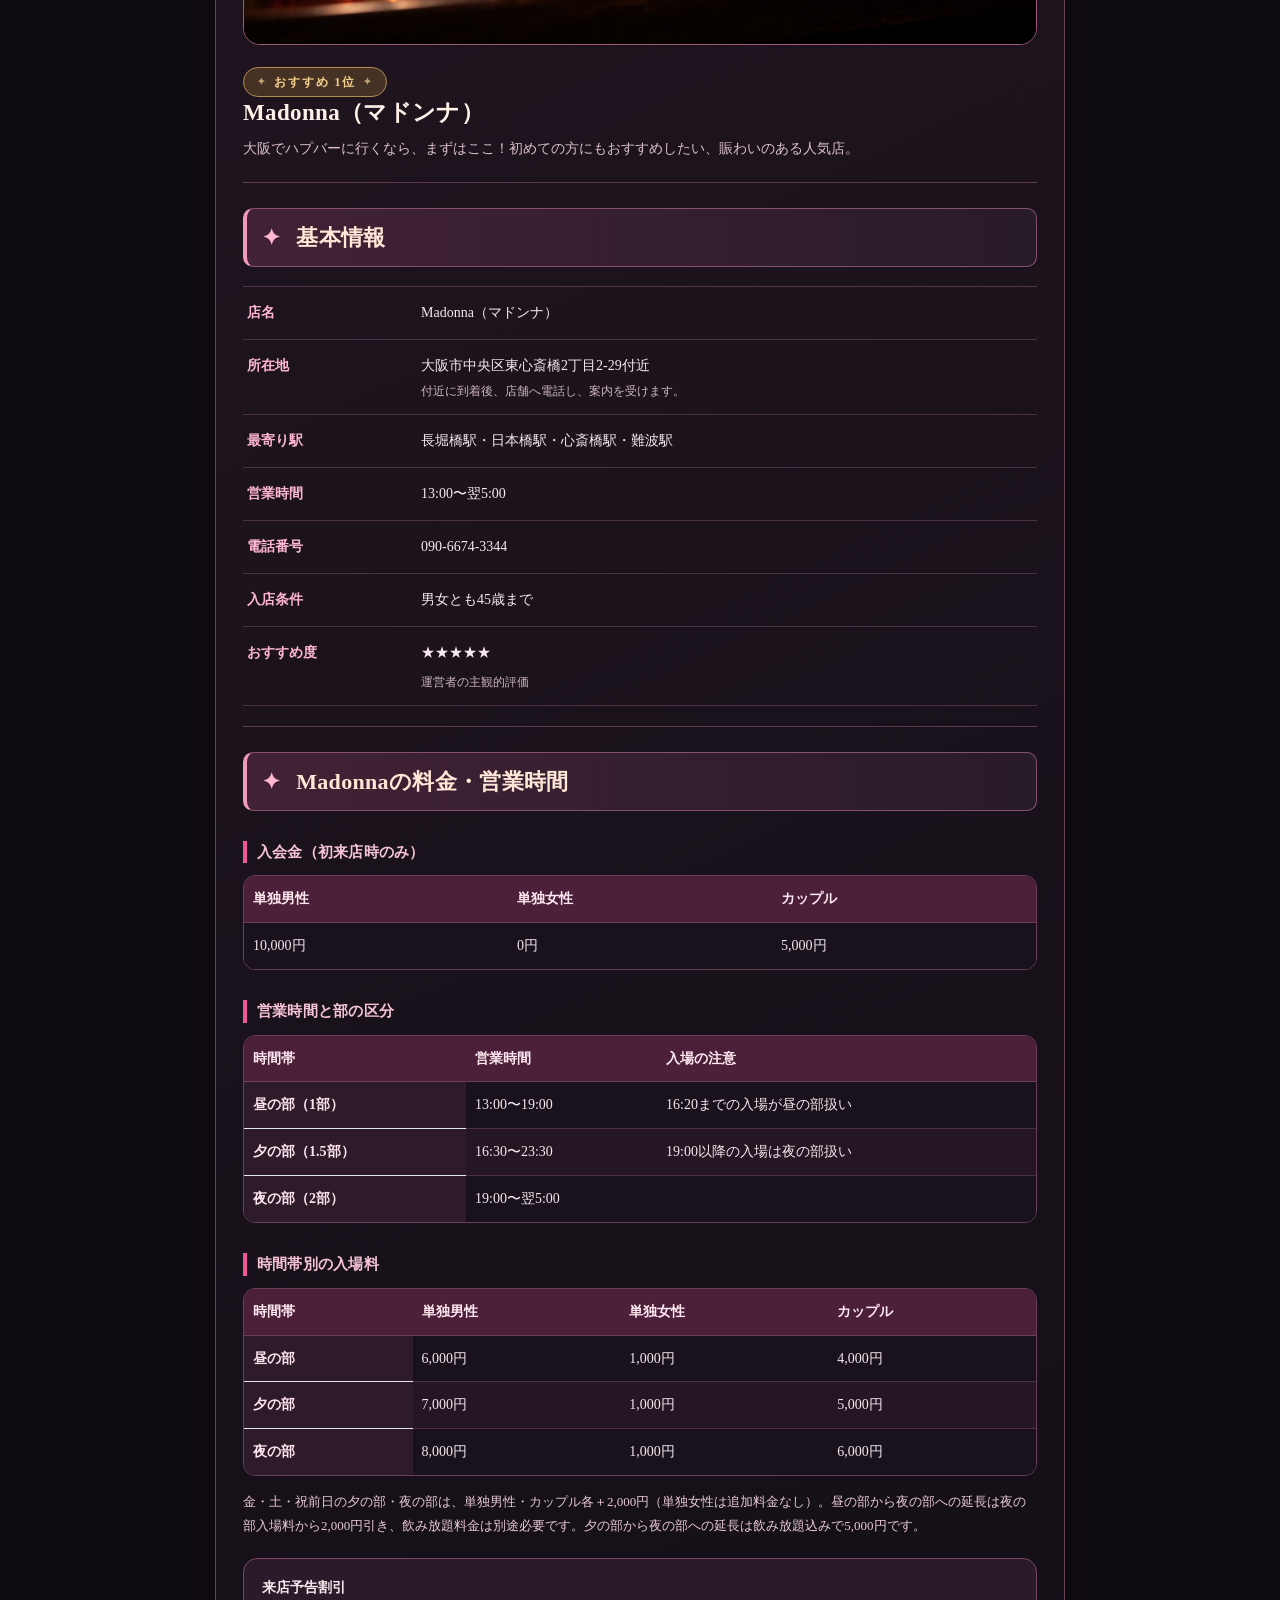
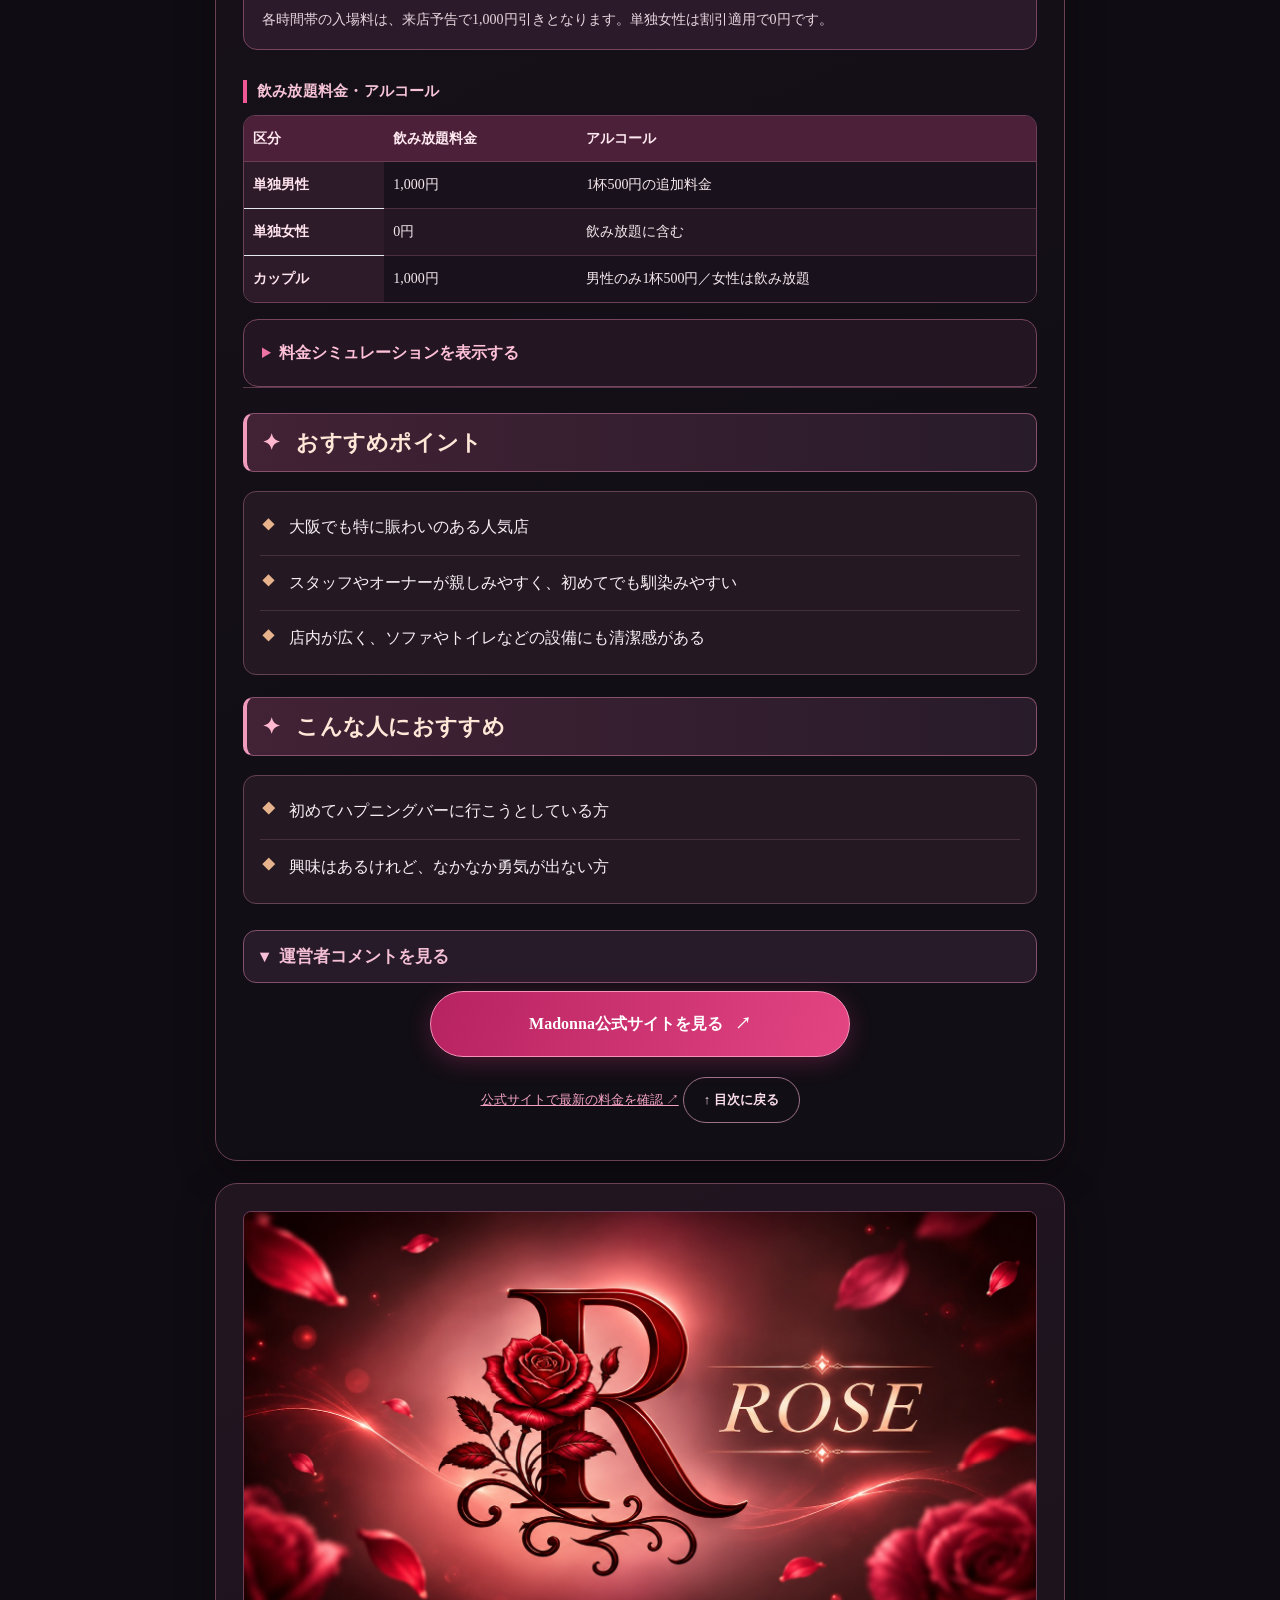
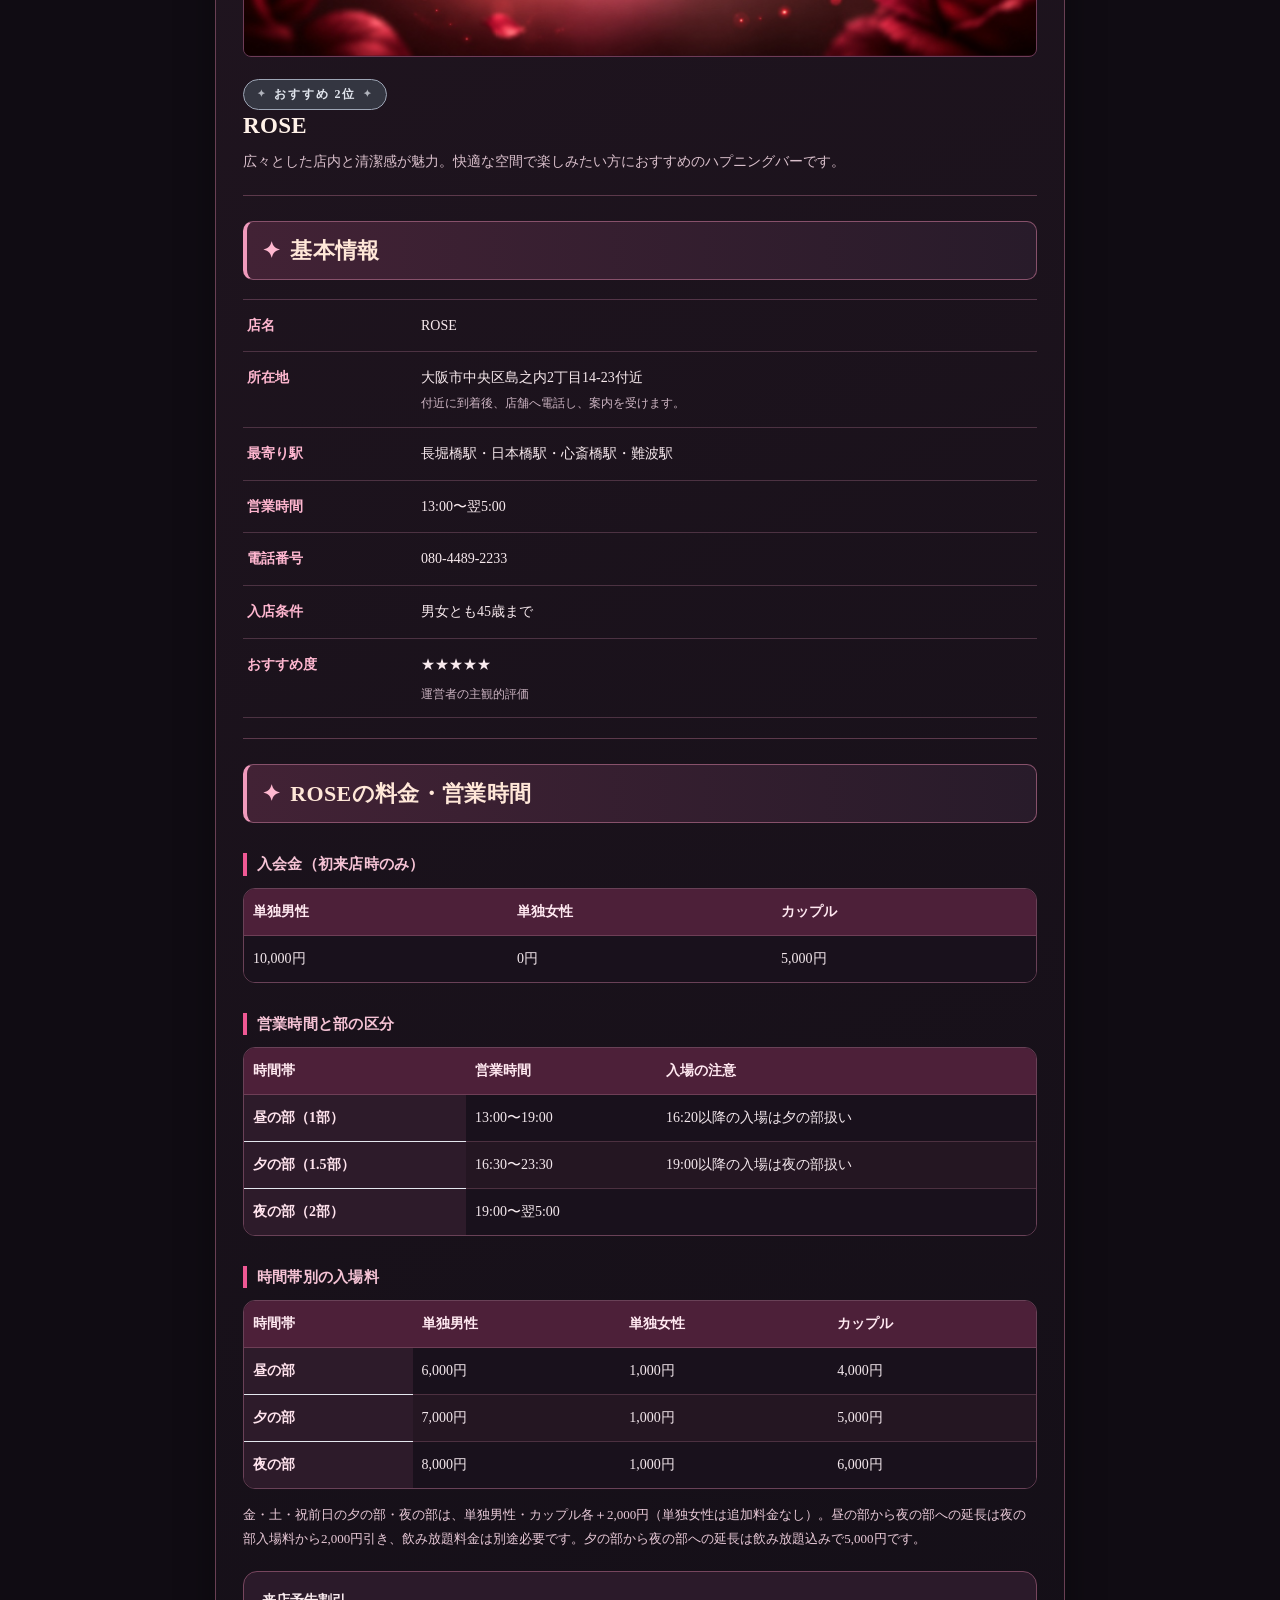
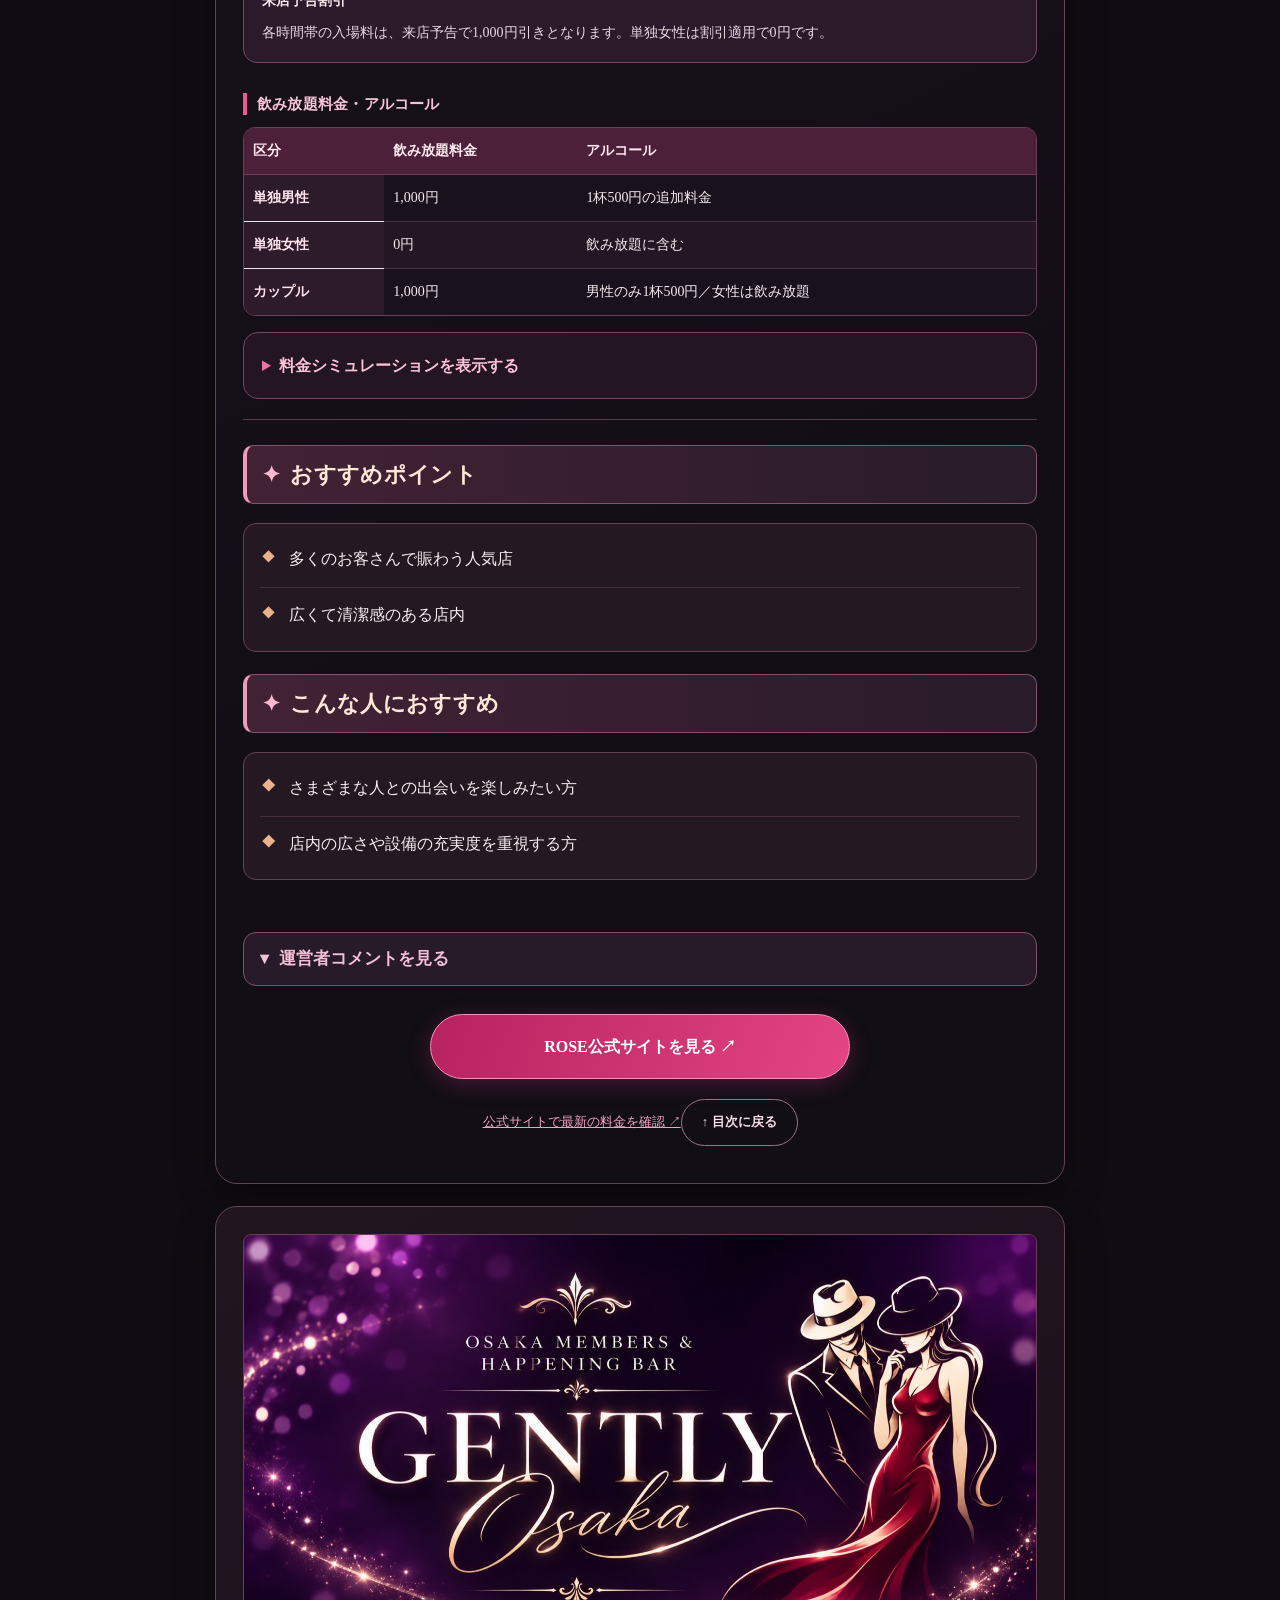
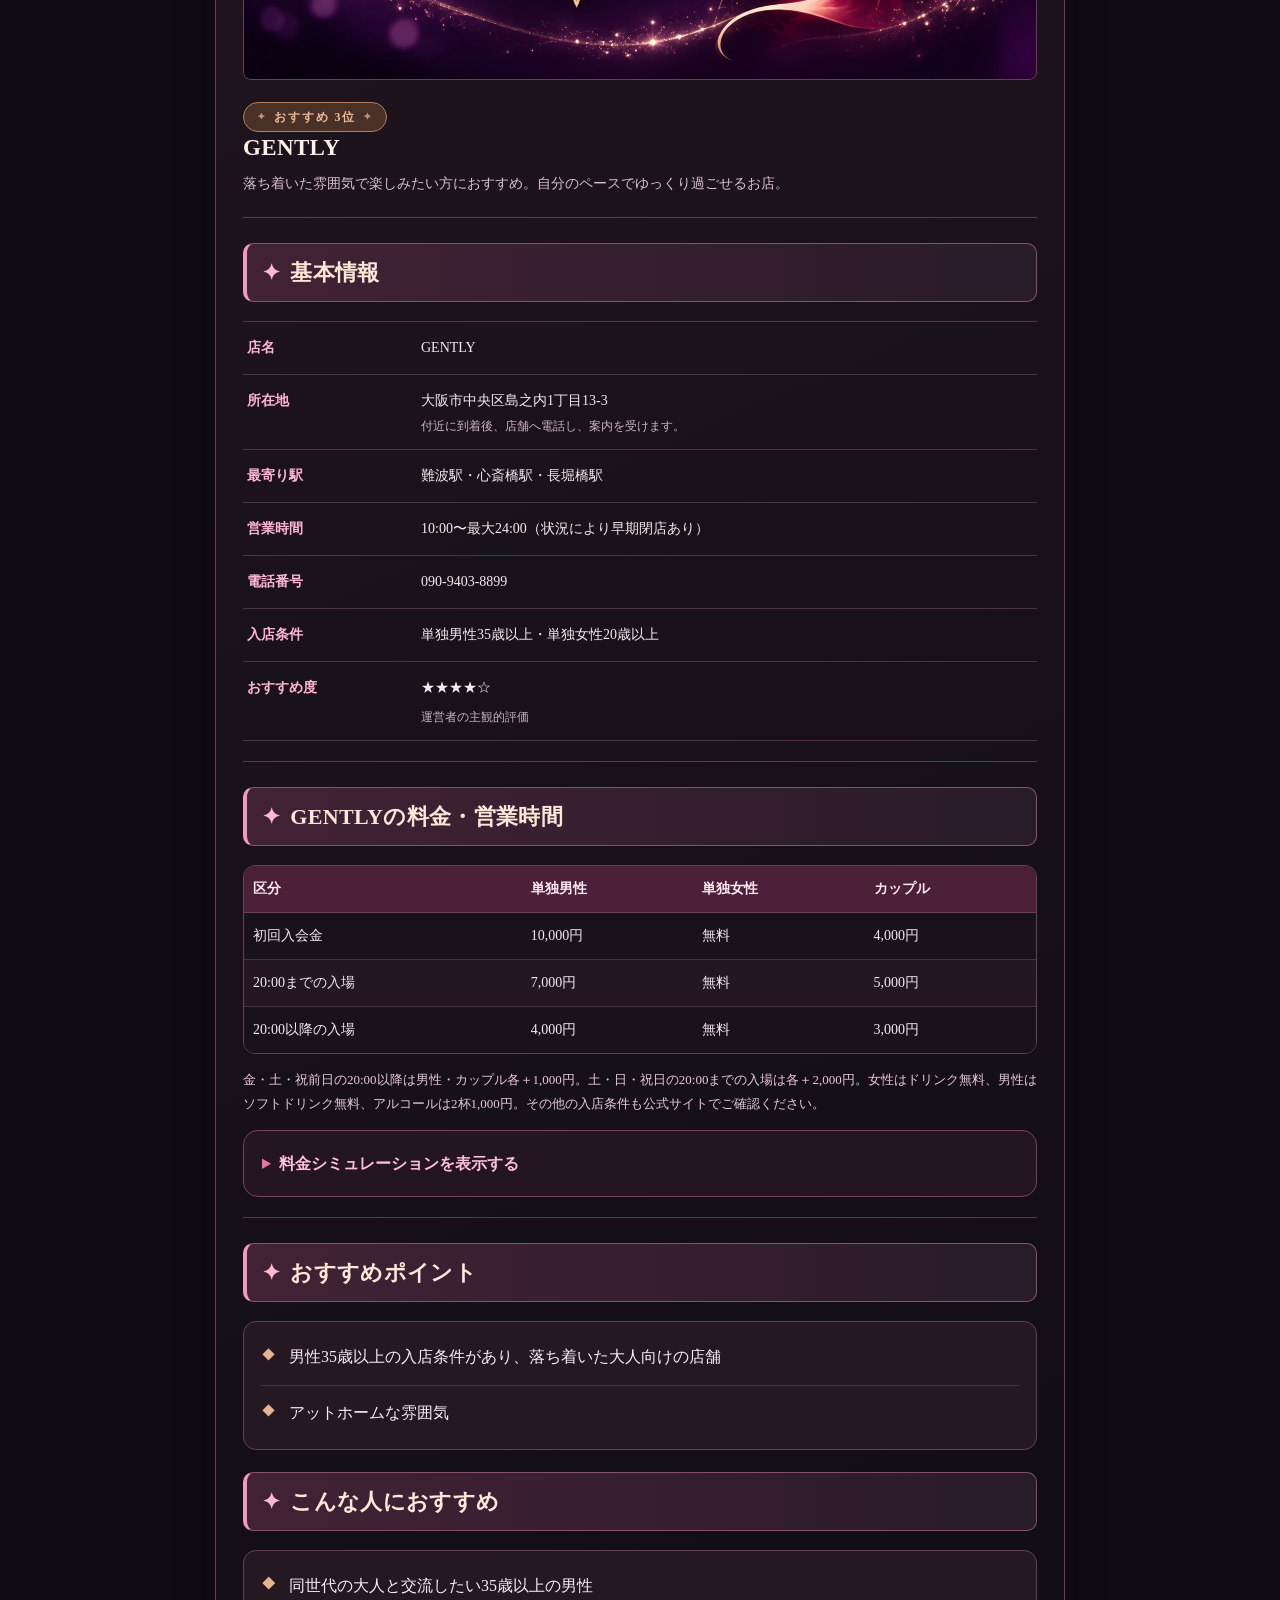
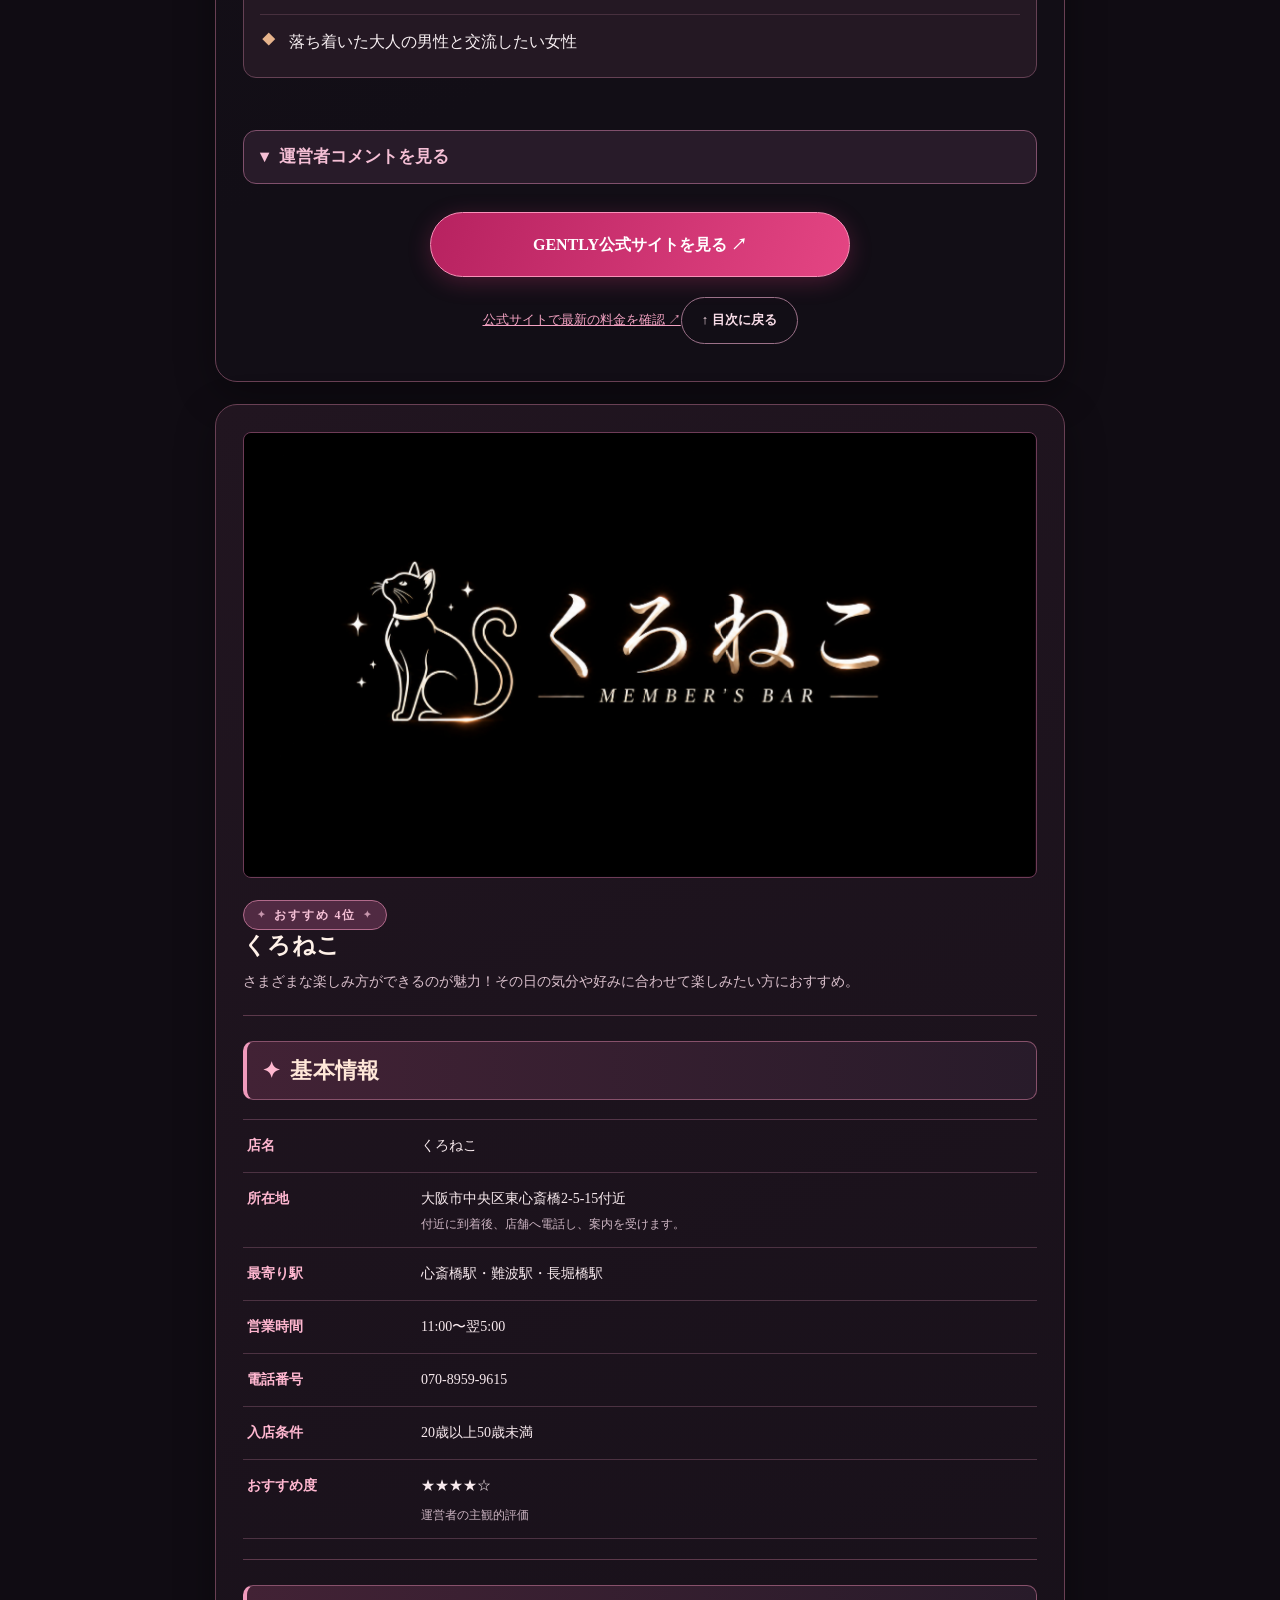
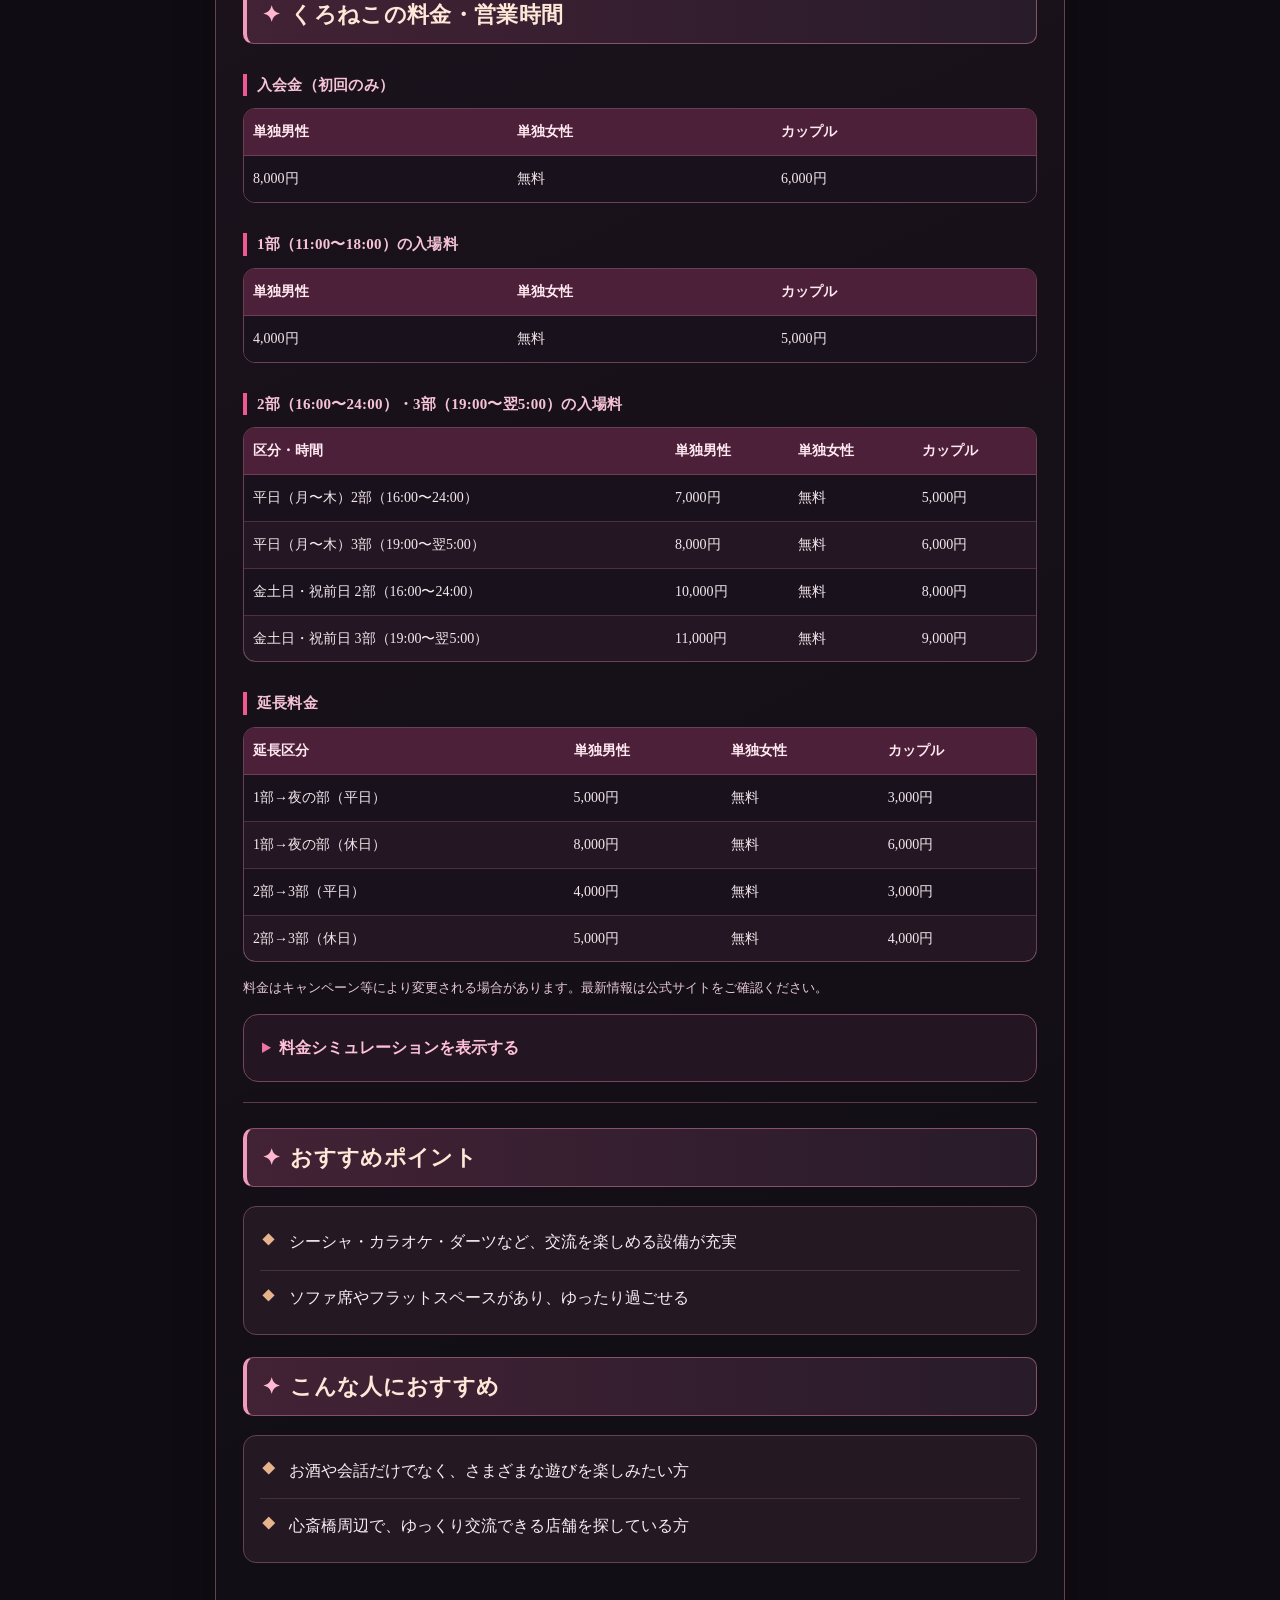
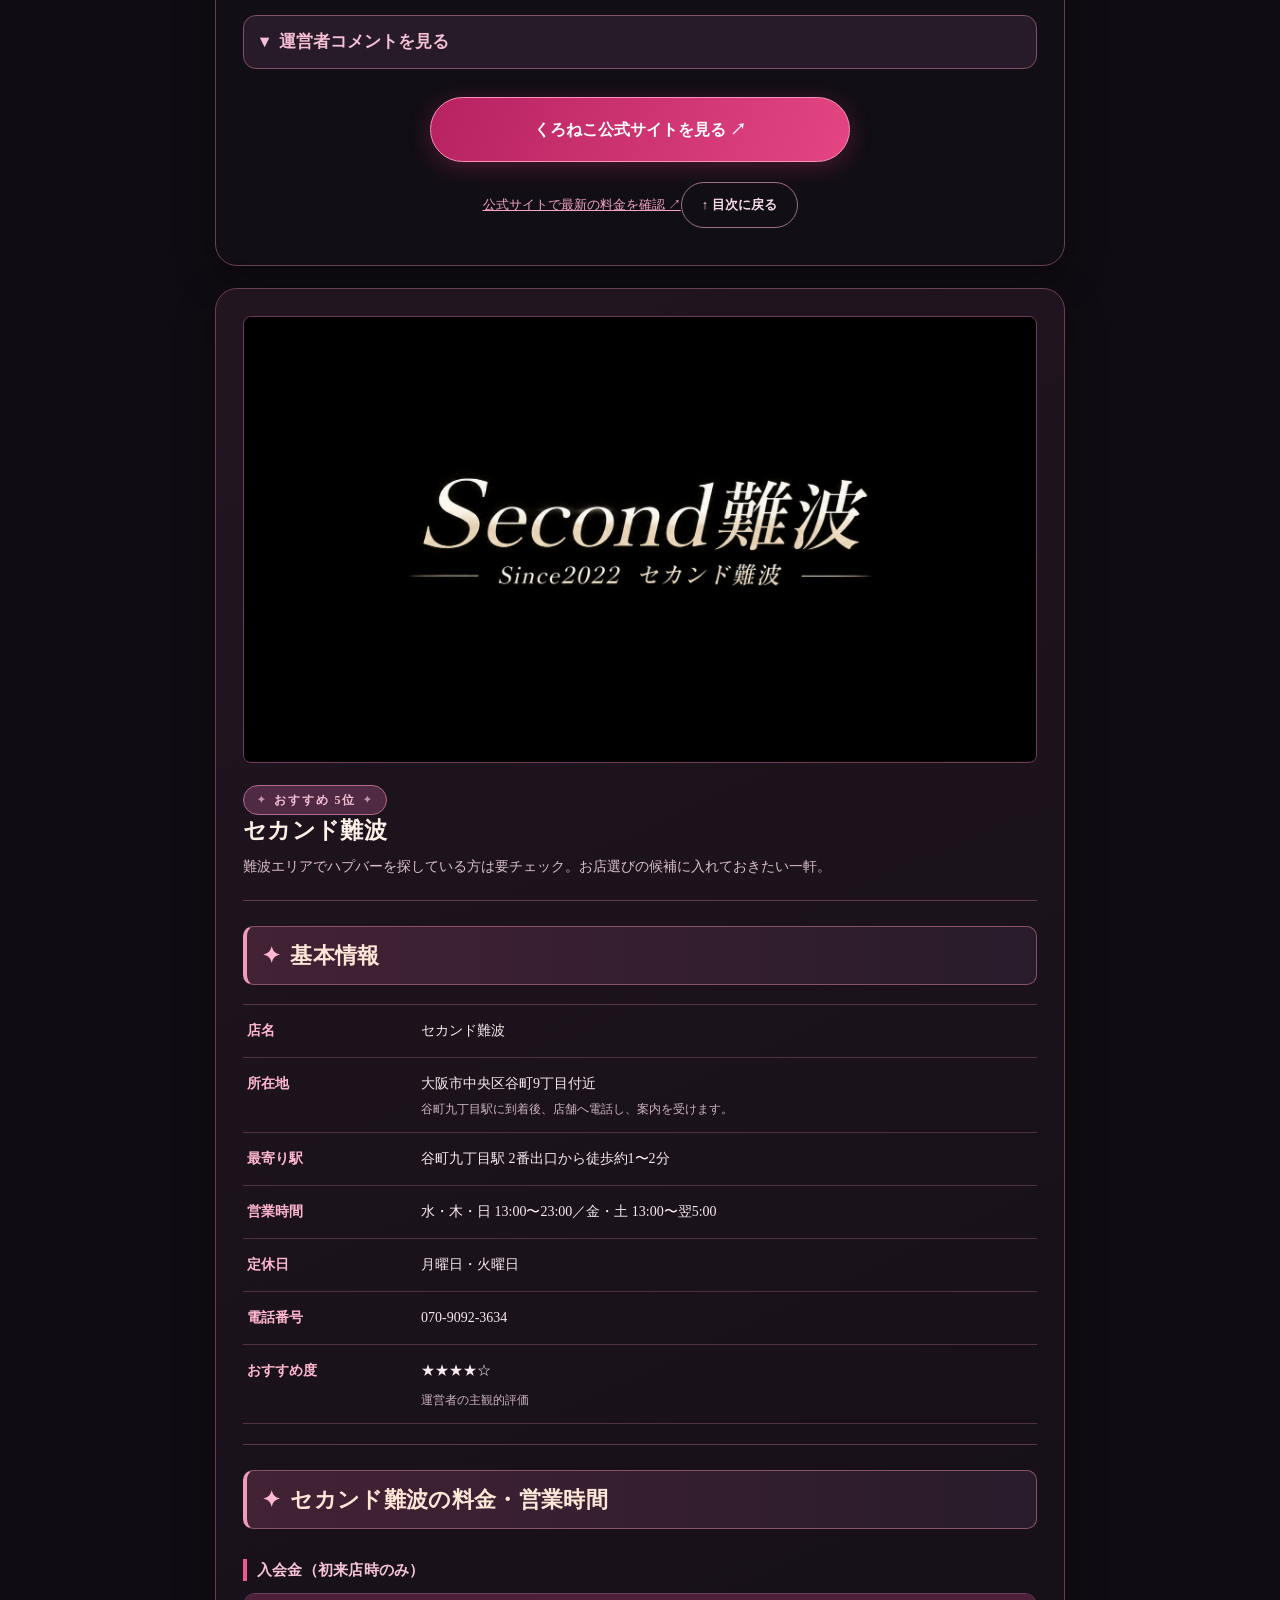
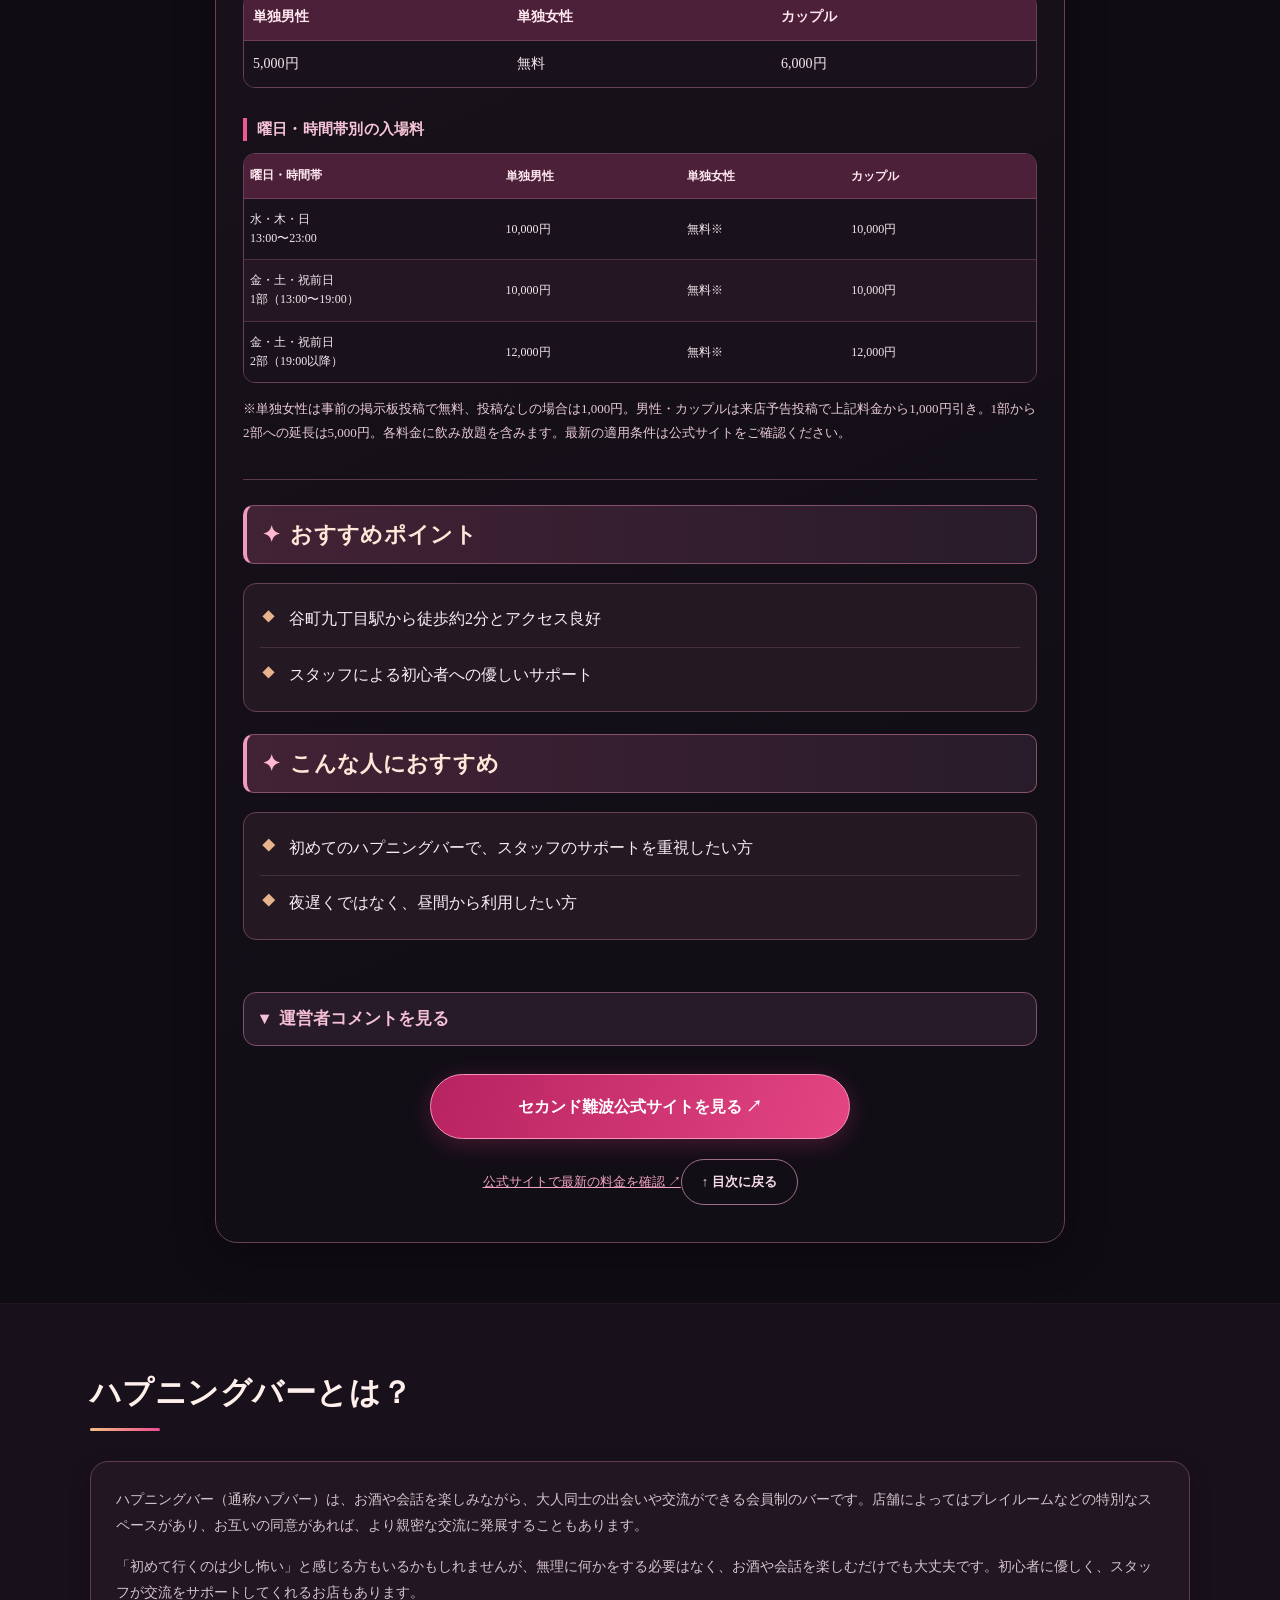
<file: index.html>
<!DOCTYPE html>

<html lang="ja">
<head>
<meta charset="utf-8"/>
<meta content="width=device-width, initial-scale=1" name="viewport"/>
<meta content="大阪のハプニングバーおすすめ5店を紹介。Madonna・ROSE・GENTLY・くろねこ・セカンド難波の公式サイト、料金・営業時間の確認方法を掲載。難波・心斎橋・梅田の店舗情報や初心者向けの入店手順・持ち物も解説します。" name="description"/>
<title>
大阪のハプニングバーおすすめ店舗｜料金・実体験・店舗一覧【難波・心斎橋・梅田】
</title>
<link href="style.css?v=20261115-about-mobile" rel="stylesheet"/>
<script type="application/ld+json">
{
  "@context": "https://schema.org",
  "@graph": [
    {
      "@type": "WebPage",
      "dateModified": "2026-11-15",
      "name": "大阪のハプニングバーおすすめ5店｜難波・心斎橋・梅田の料金・営業時間",
      "description": "大阪のハプニングバーおすすめ5店を紹介。Madonna・ROSE・GENTLY・くろねこ・セカンド難波の公式サイト、料金・営業時間の確認方法を掲載。難波・心斎橋・梅田の店舗情報や初心者向けの入店手順・持ち物も解説します。",
      "inLanguage": "ja"
    },
    {
      "@type": "ItemList",
      "name": "大阪のおすすめハプニングバー5店",
      "numberOfItems": 5,
      "itemListOrder": "https://schema.org/ItemListOrderAscending",
      "itemListElement": [
        {
          "@type": "ListItem",
          "position": 1,
          "name": "Madonna（マドンナ）"
        },
        {
          "@type": "ListItem",
          "position": 2,
          "name": "ROSE"
        },
        {
          "@type": "ListItem",
          "position": 3,
          "name": "GENTLY"
        },
        {
          "@type": "ListItem",
          "position": 4,
          "name": "くろねこ"
        },
        {
          "@type": "ListItem",
          "position": 5,
          "name": "セカンド難波"
        }
      ]
    }
  ]
}
</script>
</head>
<body id="top">
<header class="header">
<div class="container header-inner">
<a aria-label="OSAKA BAR GUIDEの目次へ移動" class="logo" href="#contents">
     OSAKA
     <span>
      BAR GUIDE
     </span>
<span aria-hidden="true" class="logo-jump-hint">目次へ ↓</span>
</a>
</div>
</header>
<main id="top">
<section class="hero">
<div class="container hero-inner">
<div class="hero-copy">
<span class="eyebrow">
       OSAKA HAPPENING BAR GUIDE
      </span>
<h1>
       大阪のハプニングバー
       <br/>
<em>
        おすすめガイド
       </em>
</h1>
<p class="site-updated"><time datetime="2026-11-15">最終更新日：2026年11月15日</time></p>
<p>
       大阪・難波・心斎橋・梅田でハプニングバーをお探しの方へ。おすすめ店舗の料金・特徴・雰囲気をわかりやすく紹介。初めてで不安な方にも安心してお店を選んでいただけるよう、役立つ情報をまとめました。自分に合ったお店を見つけてみてください。
      </p>
</div>
</div>
</section>
<section aria-label="ページ内目次" class="toc-area" id="contents">
<div class="container">
<div class="toc-heading">
<b>
       CONTENTS
      </b>
<span>
       気になる項目へ移動
      </span>
</div>
<nav aria-label="ページ内の項目と店舗一覧" class="toc"><a href="#shops">おすすめ5店</a><a href="#about">ハプニングバーとは？</a><a href="#beginner">初心者ガイド</a><a href="#items">必要な持ち物</a><a href="#steps">入店までの流れ</a><details class="toc-dropdown"><summary>ミナミの店舗  ⌄</summary><div aria-label="minamiの店舗一覧" class="toc-submenu toc-submenu-minami"><a aria-label="大阪ミナミのMadonnaの店舗情報を開く" data-toc-shop="true" href="#minami-madonna"><span aria-hidden="true" class="toc-diamond">◆</span>Madonna（マドンナ）</a><a aria-label="大阪ミナミのROSEの店舗情報を開く" data-toc-shop="true" href="#minami-rose"><span aria-hidden="true" class="toc-diamond">◆</span>ROSE</a><a data-toc-shop="true" href="#minami-gently"><span aria-hidden="true" class="toc-diamond">◆</span>GENTLY</a><a data-toc-shop="true" href="#minami-kuroneko"><span aria-hidden="true" class="toc-diamond">◆</span>くろねこ</a><a data-toc-shop="true" href="#minami-second-namba"><span aria-hidden="true" class="toc-diamond">◆</span>セカンド難波</a><a data-toc-shop="true" href="#minami-secret"><span aria-hidden="true" class="toc-diamond">◆</span>SECRET</a><a data-toc-shop="true" href="#minami-esz"><span aria-hidden="true" class="toc-diamond">◆</span>ESZ</a><a data-toc-shop="true" href="#minami-cross-owl"><span aria-hidden="true" class="toc-diamond">◆</span>CROSS OWL</a><a data-toc-shop="true" href="#minami-rosier"><span aria-hidden="true" class="toc-diamond">◆</span>Rosier（ロジェ）</a><a data-toc-shop="true" href="#minami-voile"><span aria-hidden="true" class="toc-diamond">◆</span>サロンVoile（ヴェール）</a><a data-toc-shop="true" href="#minami-red-dragon"><span aria-hidden="true" class="toc-diamond">◆</span>RED DRAGON 本店</a><a data-toc-shop="true" href="#minami-romantic"><span aria-hidden="true" class="toc-diamond">◆</span>ROMANTIC（ロマンティック）</a><a data-toc-shop="true" href="#minami-red-revolution"><span aria-hidden="true" class="toc-diamond">◆</span>RED REVOLUTION</a><a data-toc-shop="true" href="#minami-perv"><span aria-hidden="true" class="toc-diamond">◆</span>Perv（パフ）</a><a data-toc-shop="true" href="#minami-datura-eden"><span aria-hidden="true" class="toc-diamond">◆</span>ダチュラエデン</a><a data-toc-shop="true" href="#minami-melinda"><span aria-hidden="true" class="toc-diamond">◆</span>XOXO Melinda（メリンダ）</a></div></details><details class="toc-dropdown"><summary>キタの店舗  ⌄</summary><div aria-label="kitaの店舗一覧" class="toc-submenu toc-submenu-kita"><a data-toc-shop="true" href="#kita-red-dragon"><span aria-hidden="true" class="toc-diamond">◆</span>レッドドラゴン梅田</a><a data-toc-shop="true" href="#kita-dears"><span aria-hidden="true" class="toc-diamond">◆</span>Dears（ディアーズ）</a></div></details><a href="#rules">ルール・マナー</a><a href="#faq">よくある質問（FAQ）</a></nav>
</div>
</section>
<section class="section" id="shops">
<div class="container">
<div class="section-heading">
<h2>
       大阪のおすすめハプバー5店
      </h2>
<p>
       まずは、大阪のハプニングバーの中から、特におすすめしたい5店舗をランキング形式でご紹介します。
      </p>
</div>
<div class="night-guide">
<div class="shop-cards">
<article class="shop-card" id="madonna">
<div class="shop-photo">
<img alt="Madonna（マドンナ）のイメージ画像" loading="lazy" src="image/madonna.jpg"/>
</div>
<div class="shop-heading">
<span class="shop-number rank-sparkle rank-gold"><span aria-hidden="true" class="rank-star rank-star-left">✦</span>おすすめ 1位<span aria-hidden="true" class="rank-star rank-star-right">✦</span></span>
<h3 class="shop-name">
          Madonna（マドンナ）
         </h3>
<p class="shop-lead">
          大阪でハプバーに行くなら、まずはここ！初めての方にもおすすめしたい、賑わいのある人気店。
         </p>
</div>
<section class="shop-section" id="madonna-info">
<h4 class="shop-section-heading">
          基本情報
         </h4>
<dl class="facts">
<div>
<dt>
            店名
           </dt>
<dd>
            Madonna（マドンナ）
           </dd>
</div>
<div>
<dt>
            所在地
           </dt>
<dd>
            大阪市中央区東心斎橋2丁目2-29付近
            
<small class="address-note">付近に到着後、店舗へ電話し、案内を受けます。</small></dd>
</div>
<div>
<dt>
            最寄り駅
           </dt>
<dd>
            長堀橋駅・日本橋駅・心斎橋駅・難波駅
           </dd>
</div>
<div>
<dt>
            営業時間
           </dt>
<dd>
            13:00〜翌5:00
           </dd>
</div>
<div>
<dt>
            電話番号
           </dt>
<dd>
            090-6674-3344
           </dd>
</div>
<div><dt>入店条件</dt><dd>男女とも45歳まで</dd></div><div>
<dt>
            おすすめ度
           </dt>
<dd>
<span aria-label="5点満点中5点" class="stars">
             ★★★★★
            </span>
<small class="rating-caption">
             運営者の主観的評価
            </small>
</dd>
</div>
</dl>
</section>
<section class="shop-section" id="madonna-price">
<h4 class="shop-section-heading">
          Madonnaの料金・営業時間
         </h4>
<h5>
          入会金（初来店時のみ）
         </h5>
<div class="price-table-wrap">
<table class="price-table">
<thead>
<tr>
<th>
              単独男性
             </th>
<th>
              単独女性
             </th>
<th>
              カップル
             </th>
</tr>
</thead>
<tbody>
<tr>
<td>
              10,000円
             </td>
<td>
              0円
             </td>
<td>
              5,000円
             </td>
</tr>
</tbody>
</table>
</div>
<h5>
          営業時間と部の区分
         </h5>
<div class="price-table-wrap">
<table class="price-table">
<thead>
<tr>
<th>
              時間帯
             </th>
<th>
              営業時間
             </th>
<th>
              入場の注意
             </th>
</tr>
</thead>
<tbody>
<tr>
<th>
              昼の部（1部）
             </th>
<td>
              13:00〜19:00
             </td>
<td>
              16:20までの入場が昼の部扱い
             </td>
</tr>
<tr>
<th>
              夕の部（1.5部）
             </th>
<td>
              16:30〜23:30
             </td>
<td>
              19:00以降の入場は夜の部扱い
             </td>
</tr>
<tr>
<th>
              夜の部（2部）
             </th>
<td>
              19:00〜翌5:00
             </td>
<td>
</td>
</tr>
</tbody>
</table>
</div>
<h5>
          時間帯別の入場料
         </h5>
<div class="price-table-wrap">
<table class="price-table">
<thead>
<tr>
<th>
              時間帯
             </th>
<th>
              単独男性
             </th>
<th>
              単独女性
             </th>
<th>
              カップル
             </th>
</tr>
</thead>
<tbody>
<tr>
<th>
              昼の部
             </th>
<td>
              6,000円
             </td>
<td>
              1,000円
             </td>
<td>
              4,000円
             </td>
</tr>
<tr>
<th>
              夕の部
             </th>
<td>
              7,000円
             </td>
<td>
              1,000円
             </td>
<td>
              5,000円
             </td>
</tr>
<tr>
<th>
              夜の部
             </th>
<td>
              8,000円
             </td>
<td>
              1,000円
             </td>
<td>
              6,000円
             </td>
</tr>
</tbody>
</table>
</div>
<p class="shop-detail-note extra-fee-note">金・土・祝前日の夕の部・夜の部は、単独男性・カップル各＋2,000円（単独女性は追加料金なし）。昼の部から夜の部への延長は夜の部入場料から2,000円引き、飲み放題料金は別途必要です。夕の部から夜の部への延長は飲み放題込みで5,000円です。</p><div class="price-note">
<strong>
           来店予告割引
          </strong>
<p>
           各時間帯の入場料は、来店予告で1,000円引きとなります。単独女性は割引適用で0円です。
          </p>
</div>
<h5>
          飲み放題料金・アルコール
         </h5>
<div class="price-table-wrap">
<table class="price-table">
<thead>
<tr>
<th>
              区分
             </th>
<th>
              飲み放題料金
             </th>
<th>
              アルコール
             </th>
</tr>
</thead>
<tbody>
<tr>
<th>
              単独男性
             </th>
<td>
              1,000円
             </td>
<td>
              1杯500円の追加料金
             </td>
</tr>
<tr>
<th>
              単独女性
             </th>
<td>
              0円
             </td>
<td>
              飲み放題に含む
             </td>
</tr>
<tr>
<th>
              カップル
             </th>
<td>
              1,000円
             </td>
<td>
              男性のみ1杯500円／女性は飲み放題
             </td>
</tr>
</tbody>
</table>
</div>
<details class="sim-toggle">
<summary>
           料金シミュレーションを表示する
          </summary>
<div class="price-note">
<h4 class="simulation-title">
            料金シミュレーション
           </h4>
<div class="simulation-case">
<p class="simulation-heading">
             ① 新規の単独男性が水曜日（平日）の夕の部を利用する場合
            </p>
<p class="simulation-condition">
             来店予告あり・アルコールなし
            </p>
<div class="simulation-breakdown">
<p>
              入会金：10,000円
             </p>
<p>
              入場料（割引後）：6,000円
             </p>
<p>
              ソフトドリンク飲み放題：1,000円
             </p>
</div>
<p class="simulation-total">
             合計：
             <strong>
              17,000円
             </strong>
</p>
</div>
<div class="simulation-case">
<p class="simulation-heading">
             ② 会員(2回目以降来店)の単独男性が土曜日の夜の部を利用する場合
            </p>
<p class="simulation-condition">
             来店予告あり・アルコール2杯注文
            </p>
<div class="simulation-breakdown">
<p>
              入会金：なし
             </p>
<p>
              入場料（割引後）：7,000円
             </p>
<p>
              休日料金：2,000円
             </p>
<p>
              ソフトドリンク飲み放題：1,000円
             </p>
<p>
              アルコール2杯：1,000円
             </p>
</div>
<p class="simulation-total">
             合計：
             <strong>
              11,000円
             </strong>
</p>
</div>
<p class="simulation-disclaimer">
            ※上記は記載条件で利用した場合の料金目安です。
    実際の料金はキャンペーン等によって異なる場合があります。
           </p>
</div>
</details>
<section class="shop-section" id="madonna-review">
<h4 class="shop-section-heading">
           おすすめポイント
          </h4>
<ul class="detail-list feature-diamond-list">
<li>
            大阪でも特に賑わいのある人気店
           </li>
<li>
            スタッフやオーナーが親しみやすく、初めてでも馴染みやすい
           </li>
<li>
            店内が広く、ソファやトイレなどの設備にも清潔感がある
           </li>
</ul>
<h4 class="shop-section-heading">
           こんな人におすすめ
          </h4>
<ul class="detail-list audience-diamond-list">
<li>
            初めてハプニングバーに行こうとしている方
           </li>
<li>
            興味はあるけれど、なかなか勇気が出ない方
           </li>
</ul>
</section>
<section class="operator-comment-section">
<details class="operator-comment-toggle">
<summary>運営者コメントを見る</summary>
<div class="operator-comment-content">
<p>結論から言うと、個人的に一番おすすめしたいお店です。私自身も何度も足を運んでいる、大好きなお店です。</p>
<p>Madonnaの一番の魅力は、何といっても居心地の良さだと思います。</p>
<p>ハプニングバーと聞くと、少し怖かったり、常に刺激的な雰囲気だったりするイメージを持つ方もいるかもしれません。</p>
<p>しかし、Madonnaは良い意味で「ハプニングバーらしくない」お店だと感じています。</p>
<p>何かをしなければいけないという雰囲気はなく、普通のバーのようにお酒や会話を楽しむだけでも十分に楽しく過ごせます。</p>
<p>スタッフさんはもちろん、お客さんにも優しい方が多い印象です。初めての方にも自然と話しかけてくれる方がいて、一人でも楽しみやすいと思います。</p>
<p>また、店内は広く、ソファやトイレなどの設備も綺麗で、清潔感があります。</p>
<p>時間帯によって雰囲気が変わるのも特徴で、平日のお昼は比較的落ち着いていることが多く、週末など人が集まる時間帯には賑やかな雰囲気を楽しめます。</p>
<p>イベントも豊富で、私自身、実際に参加して楽しかった企画がたくさんあります。お客さんを楽しませようとするオーナーさんやスタッフさんの姿勢も、このお店が好きな理由の一つです。</p>
<p>料金体系もわかりやすく、来店予告による割引などが用意されているのも嬉しいポイントです。</p>
<hr style="border:0; border-top:1px solid currentColor; opacity:.35; width:100%; margin:1.8em 0;"/>
<p><strong>初めて行こうか迷っている方へ。</strong></p>
<p>実は、私が初めて訪れたハプニングバーもMadonnaでした。</p>
<p>初めて行ったときはとても緊張して、お店の近くまで来たのに電話をかける勇気が出ず、住所の周辺をうろうろしていたのを覚えています（笑）。</p>
<p>それでも、一度足を運んでみると、想像していたよりも居心地が良く、今では何度も通うほどお気に入りのお店になりました。</p>
<p>最初の一歩は勇気がいるかもしれませんが、興味がある方にはぜひ一度足を運んでみてほしいと思います。</p>
<p>長くなってしまいましたが、とにかく自信を持っておすすめしたいお店です。</p>
</div>
</details></section><div class="shop-actions">
<a class="official-button" href="https://club-madonna.jp/" rel="noopener noreferrer" target="_blank">
           Madonna公式サイトを見る
           <span aria-hidden="true">
            ↗
           </span>
</a><a class="sub-link" href="https://www.club-madonna.jp/charge" rel="noopener noreferrer" target="_blank">公式サイトで最新の料金を確認 ↗</a>
<a class="back-to-list" href="#contents">↑ 目次に戻る</a></div>
</section>
</article>
<article class="shop-card" id="shop-2"><div class="shop-photo-placeholder"><img alt="ROSEの店舗写真" loading="lazy" onerror="this.hidden=true" src="image/rose.jpg"/><span>店舗写真 02</span></div>
<div class="shop-heading"><span class="shop-number rank-sparkle rank-silver"><span aria-hidden="true" class="rank-star rank-star-left">✦</span>おすすめ 2位<span aria-hidden="true" class="rank-star rank-star-right">✦</span></span><h3 class="shop-name">ROSE</h3><p class="shop-lead">
          広々とした店内と清潔感が魅力。快適な空間で楽しみたい方におすすめのハプニングバーです。
         </p></div>
<section class="shop-section"><h4 class="shop-section-heading">基本情報</h4><dl class="facts"><div><dt>店名</dt><dd>ROSE</dd></div><div><dt>所在地</dt><dd>大阪市中央区島之内2丁目14-23付近<small class="address-note">付近に到着後、店舗へ電話し、案内を受けます。</small></dd></div><div><dt>最寄り駅</dt><dd>長堀橋駅・日本橋駅・心斎橋駅・難波駅</dd></div><div><dt>営業時間</dt><dd>13:00〜翌5:00</dd></div><div><dt>電話番号</dt><dd><a href="tel:08044892233">080-4489-2233</a></dd></div><div><dt>入店条件</dt><dd>男女とも45歳まで</dd></div><div><dt>おすすめ度</dt><dd><span aria-label="5点満点中5点" class="stars">★★★★★</span><small class="rating-caption">運営者の主観的評価</small></dd></div></dl></section><section class="shop-section">
<h4 class="shop-section-heading">ROSEの料金・営業時間</h4>
<h5>
          入会金（初来店時のみ）
         </h5>
<div class="price-table-wrap">
<table class="price-table">
<thead>
<tr>
<th>
              単独男性
             </th>
<th>
              単独女性
             </th>
<th>
              カップル
             </th>
</tr>
</thead>
<tbody>
<tr>
<td>
              10,000円
             </td>
<td>
              0円
             </td>
<td>
              5,000円
             </td>
</tr>
</tbody>
</table>
</div>
<h5>
          営業時間と部の区分
         </h5>
<div class="price-table-wrap">
<table class="price-table">
<thead>
<tr>
<th>
              時間帯
             </th>
<th>
              営業時間
             </th>
<th>
              入場の注意
             </th>
</tr>
</thead>
<tbody>
<tr>
<th>
              昼の部（1部）
             </th>
<td>13:00〜19:00</td>
<td>16:20以降の入場は夕の部扱い</td>
</tr>
<tr>
<th>
              夕の部（1.5部）
             </th>
<td>16:30〜23:30</td>
<td>19:00以降の入場は夜の部扱い</td>
</tr>
<tr>
<th>
              夜の部（2部）
             </th>
<td>19:00〜翌5:00</td>
<td>
</td>
</tr>
</tbody>
</table>
</div>
<h5>
          時間帯別の入場料
         </h5>
<div class="price-table-wrap">
<table class="price-table">
<thead>
<tr>
<th>
              時間帯
             </th>
<th>
              単独男性
             </th>
<th>
              単独女性
             </th>
<th>
              カップル
             </th>
</tr>
</thead>
<tbody>
<tr>
<th>
              昼の部
             </th>
<td>
              6,000円
             </td>
<td>
              1,000円
             </td>
<td>
              4,000円
             </td>
</tr>
<tr>
<th>
              夕の部
             </th>
<td>
              7,000円
             </td>
<td>
              1,000円
             </td>
<td>
              5,000円
             </td>
</tr>
<tr>
<th>
              夜の部
             </th>
<td>
              8,000円
             </td>
<td>
              1,000円
             </td>
<td>
              6,000円
             </td>
</tr>
</tbody>
</table>
</div>
<p class="shop-detail-note extra-fee-note">金・土・祝前日の夕の部・夜の部は、単独男性・カップル各＋2,000円（単独女性は追加料金なし）。昼の部から夜の部への延長は夜の部入場料から2,000円引き、飲み放題料金は別途必要です。夕の部から夜の部への延長は飲み放題込みで5,000円です。</p><div class="price-note">
<strong>
           来店予告割引
          </strong>
<p>
           各時間帯の入場料は、来店予告で1,000円引きとなります。単独女性は割引適用で0円です。
          </p>
</div>
<h5>
          飲み放題料金・アルコール
         </h5>
<div class="price-table-wrap">
<table class="price-table">
<thead>
<tr>
<th>
              区分
             </th>
<th>
              飲み放題料金
             </th>
<th>
              アルコール
             </th>
</tr>
</thead>
<tbody>
<tr>
<th>
              単独男性
             </th>
<td>
              1,000円
             </td>
<td>
              1杯500円の追加料金
             </td>
</tr>
<tr>
<th>
              単独女性
             </th>
<td>
              0円
             </td>
<td>
              飲み放題に含む
             </td>
</tr>
<tr>
<th>
              カップル
             </th>
<td>
              1,000円
             </td>
<td>
              男性のみ1杯500円／女性は飲み放題
             </td>
</tr>
</tbody>
</table>
</div>
<details class="sim-toggle">
<summary>
           料金シミュレーションを表示する
          </summary>
<div class="price-note">
<div class="simulation-case">
<p class="simulation-heading">
             ① 新規の単独男性が水曜日（平日）の夕の部を利用する場合
            </p>
<p class="simulation-condition">
             来店予告あり・アルコールなし
            </p>
<div class="simulation-breakdown">
<p>
              入会金：10,000円
             </p>
<p>
              入場料（割引後）：6,000円
             </p>
<p>
              ソフトドリンク飲み放題：1,000円
             </p>
</div>
<p class="simulation-total">
             合計：
             <strong>
              17,000円
             </strong>
</p>
</div>
<div class="simulation-case">
<p class="simulation-heading">
             ② 会員(2回目以降来店)の単独男性が土曜日の夜の部を利用する場合
            </p>
<p class="simulation-condition">
             来店予告あり・アルコール2杯注文
            </p>
<div class="simulation-breakdown">
<p>
              入会金：なし
             </p>
<p>
              入場料（割引後）：7,000円
             </p>
<p>
              休日料金：2,000円
             </p>
<p>
              ソフトドリンク飲み放題：1,000円
             </p>
<p>
              アルコール2杯：1,000円
             </p>
</div>
<p class="simulation-total">
             合計：
             <strong>
              11,000円
             </strong>
</p>
</div>
<p class="simulation-disclaimer">
            ※上記は記載条件で利用した場合の料金目安です。
    実際の料金はキャンペーン等によって異なる場合があります。
           </p>
</div>
</details>
</section>
<section class="shop-section"><h4 class="shop-section-heading">おすすめポイント</h4><ul class="detail-list feature-diamond-list"><li>多くのお客さんで賑わう人気店</li><li>広くて清潔感のある店内</li></ul><h4 class="shop-section-heading">こんな人におすすめ</h4><ul class="detail-list audience-diamond-list"><li>さまざまな人との出会いを楽しみたい方</li><li>店内の広さや設備の充実度を重視する方</li></ul></section><section class="operator-comment-section">
<details class="operator-comment-toggle">
<summary>運営者コメントを見る</summary>
<div class="operator-comment-content"><p>ここに運営者コメントを記載します（公開前に差し替え）。</p></div>
</details></section><div class="shop-actions"><a class="official-button" href="https://clubrose.jp/" rel="noopener noreferrer" target="_blank">ROSE公式サイトを見る ↗</a><a class="sub-link" href="https://clubrose.jp/charge?lang=ja" rel="noopener noreferrer" target="_blank">公式サイトで最新の料金を確認 ↗</a><a class="back-to-list" href="#contents">↑ 目次に戻る</a></div></article>
<article class="shop-card" id="shop-3"><div class="shop-photo-placeholder"><img alt="GENTLYの店舗写真" loading="lazy" onerror="this.hidden=true" src="image/gently.jpg"/><span>店舗写真 03</span></div>
<div class="shop-heading"><span class="shop-number rank-sparkle rank-bronze"><span aria-hidden="true" class="rank-star rank-star-left">✦</span>おすすめ 3位<span aria-hidden="true" class="rank-star rank-star-right">✦</span></span><h3 class="shop-name">GENTLY</h3><p class="shop-lead">
          落ち着いた雰囲気で楽しみたい方におすすめ。自分のペースでゆっくり過ごせるお店。
         </p></div>
<section class="shop-section"><h4 class="shop-section-heading">基本情報</h4><dl class="facts"><div><dt>店名</dt><dd>GENTLY</dd></div><div><dt>所在地</dt><dd>大阪市中央区島之内1丁目13-3<small class="address-note">付近に到着後、店舗へ電話し、案内を受けます。</small></dd></div><div><dt>最寄り駅</dt><dd>難波駅・心斎橋駅・長堀橋駅</dd></div><div><dt>営業時間</dt><dd>10:00〜最大24:00（状況により早期閉店あり）</dd></div><div><dt>電話番号</dt><dd>090-9403-8899</dd></div><div><dt>入店条件</dt><dd>単独男性35歳以上・単独女性20歳以上</dd></div><div><dt>おすすめ度</dt><dd><span aria-label="5点満点中4点" class="stars">★★★★☆</span><small class="rating-caption">運営者の主観的評価</small></dd></div></dl></section><section class="shop-section"><h4 class="shop-section-heading">GENTLYの料金・営業時間</h4><div class="price-table-wrap"><table class="price-table"><thead><tr><th>区分</th><th>単独男性</th><th>単独女性</th><th>カップル</th></tr></thead><tbody><tr><td>初回入会金</td><td>10,000円</td><td>無料</td><td>4,000円</td></tr><tr><td>20:00までの入場</td><td>7,000円</td><td>無料</td><td>5,000円</td></tr><tr><td>20:00以降の入場</td><td>4,000円</td><td>無料</td><td>3,000円</td></tr></tbody></table></div><p class="shop-detail-note">金・土・祝前日の20:00以降は男性・カップル各＋1,000円。土・日・祝日の20:00までの入場は各＋2,000円。女性はドリンク無料、男性はソフトドリンク無料、アルコールは2杯1,000円。その他の入店条件も公式サイトでご確認ください。</p><details class="sim-toggle"><summary>料金シミュレーションを表示する</summary><div class="price-note"><div class="simulation-case"><p class="simulation-heading">① 新規の単独男性が平日18時に入店する場合</p><p class="simulation-condition">来店予告あり・アルコールなし</p><div class="simulation-breakdown"><p>入会金：10,000円</p><p>入場料（割引後）：6,000円</p></div><p class="simulation-total">合計： <strong>16,000円</strong></p></div><div class="simulation-case"><p class="simulation-heading">② 新規の単独男性が土曜日21時に入店する場合</p><p class="simulation-condition">来店予告あり・アルコールなし</p><div class="simulation-breakdown"><p>入会金：10,000円</p><p>入場料（割引後）：3,000円</p><p>休日料金：1,000円</p></div><p class="simulation-total">合計： <strong>14,000円</strong></p></div><p class="simulation-disclaimer">※上記は指定の来店予告割引を適用した場合の計算例です。割引の適用条件・最新料金は公式サイトでご確認ください。</p></div></details></section>
<section class="shop-section"><h4 class="shop-section-heading">おすすめポイント</h4><ul class="detail-list feature-diamond-list"><li>男性35歳以上の入店条件があり、落ち着いた大人向けの店舗</li><li>アットホームな雰囲気</li></ul><h4 class="shop-section-heading">こんな人におすすめ</h4><ul class="detail-list audience-diamond-list"><li>同世代の大人と交流したい35歳以上の男性</li><li>落ち着いた大人の男性と交流したい女性</li></ul></section><section class="operator-comment-section">
<details class="operator-comment-toggle">
<summary>運営者コメントを見る</summary>
<div class="operator-comment-content"><p>ここに運営者コメントを記載します（公開前に差し替え）。</p></div>
</details></section><div class="shop-actions"><a class="official-button" href="https://nasty-osaka.com/" rel="noopener noreferrer" target="_blank">GENTLY公式サイトを見る ↗</a><a class="sub-link" href="https://nasty-osaka.com/#system" rel="noopener noreferrer" target="_blank">公式サイトで最新の料金を確認 ↗</a><a class="back-to-list" href="#contents">↑ 目次に戻る</a></div></article>
<article class="shop-card" id="shop-4"><div class="shop-photo-placeholder"><img alt="くろねこの店舗写真" loading="lazy" onerror="this.hidden=true" src="image/kuroneko.jpg"/><span>店舗写真 04</span></div>
<div class="shop-heading"><span class="shop-number rank-sparkle rank-rose"><span aria-hidden="true" class="rank-star rank-star-left">✦</span>おすすめ 4位<span aria-hidden="true" class="rank-star rank-star-right">✦</span></span><h3 class="shop-name">くろねこ</h3><p class="shop-lead">
          さまざまな楽しみ方ができるのが魅力！その日の気分や好みに合わせて楽しみたい方におすすめ。
         </p></div>
<section class="shop-section"><h4 class="shop-section-heading">基本情報</h4><dl class="facts"><div><dt>店名</dt><dd>くろねこ</dd></div><div><dt>所在地</dt><dd>大阪市中央区東心斎橋2-5-15付近<small class="address-note">付近に到着後、店舗へ電話し、案内を受けます。</small></dd></div><div><dt>最寄り駅</dt><dd>心斎橋駅・難波駅・長堀橋駅</dd></div><div><dt>営業時間</dt><dd>11:00〜翌5:00</dd></div><div><dt>電話番号</dt><dd>070-8959-9615</dd></div><div><dt>入店条件</dt><dd>20歳以上50歳未満</dd></div><div><dt>おすすめ度</dt><dd><span aria-label="5点満点中4点" class="stars">★★★★☆</span><small class="rating-caption">運営者の主観的評価</small></dd></div></dl></section><section class="shop-section"><h4 class="shop-section-heading">くろねこの料金・営業時間</h4><h5>入会金（初回のみ）</h5><div class="price-table-wrap"><table class="price-table"><thead><tr><th>単独男性</th><th>単独女性</th><th>カップル</th></tr></thead><tbody><tr><td>8,000円</td><td>無料</td><td>6,000円</td></tr></tbody></table></div><h5>1部（11:00〜18:00）の入場料</h5><div class="price-table-wrap"><table class="price-table"><thead><tr><th>単独男性</th><th>単独女性</th><th>カップル</th></tr></thead><tbody><tr><td>4,000円</td><td>無料</td><td>5,000円</td></tr></tbody></table></div><h5>2部（16:00〜24:00）・3部（19:00〜翌5:00）の入場料</h5><div class="price-table-wrap"><table class="price-table"><thead><tr><th>区分・時間</th><th>単独男性</th><th>単独女性</th><th>カップル</th></tr></thead><tbody><tr><td>平日（月〜木）2部（16:00〜24:00）</td><td>7,000円</td><td>無料</td><td>5,000円</td></tr><tr><td>平日（月〜木）3部（19:00〜翌5:00）</td><td>8,000円</td><td>無料</td><td>6,000円</td></tr><tr><td>金土日・祝前日 2部（16:00〜24:00）</td><td>10,000円</td><td>無料</td><td>8,000円</td></tr><tr><td>金土日・祝前日 3部（19:00〜翌5:00）</td><td>11,000円</td><td>無料</td><td>9,000円</td></tr></tbody></table></div><h5>延長料金</h5><div class="price-table-wrap"><table class="price-table"><thead><tr><th>延長区分</th><th>単独男性</th><th>単独女性</th><th>カップル</th></tr></thead><tbody><tr><td>1部→夜の部（平日）</td><td>5,000円</td><td>無料</td><td>3,000円</td></tr><tr><td>1部→夜の部（休日）</td><td>8,000円</td><td>無料</td><td>6,000円</td></tr><tr><td>2部→3部（平日）</td><td>4,000円</td><td>無料</td><td>3,000円</td></tr><tr><td>2部→3部（休日）</td><td>5,000円</td><td>無料</td><td>4,000円</td></tr></tbody></table></div><p class="shop-detail-note">料金はキャンペーン等により変更される場合があります。最新情報は公式サイトをご確認ください。</p><details class="sim-toggle"><summary>料金シミュレーションを表示する</summary><div class="price-note"><div class="simulation-case"><p class="simulation-heading">① 新規の単独男性が平日（月〜木）17時に2部へ入店する場合</p><p class="simulation-condition">2部（16:00〜24:00）・延長なし</p><div class="simulation-breakdown"><p>入会金：8,000円</p><p>2部入場料（平日）：7,000円</p></div><p class="simulation-total">合計： <strong>15,000円</strong></p></div><div class="simulation-case"><p class="simulation-heading">② 会員の単独男性が土曜日20時に3部へ入店する場合</p><p class="simulation-condition">3部（19:00〜翌5:00）・延長なし</p><div class="simulation-breakdown"><p>入会金：なし</p><p>3部入場料（金土日・祝前日）：11,000円</p></div><p class="simulation-total">合計： <strong>11,000円</strong></p></div><p class="simulation-disclaimer">※上記は掲載の基本料金による計算例です。飲食代・追加サービス料金は含めていません。最新の適用条件は公式サイトでご確認ください。</p></div></details></section>
<section class="shop-section"><h4 class="shop-section-heading">おすすめポイント</h4><ul class="detail-list feature-diamond-list"><li>シーシャ・カラオケ・ダーツなど、交流を楽しめる設備が充実</li><li>ソファ席やフラットスペースがあり、ゆったり過ごせる</li></ul><h4 class="shop-section-heading">こんな人におすすめ</h4><ul class="detail-list audience-diamond-list"><li>お酒や会話だけでなく、さまざまな遊びを楽しみたい方</li><li>心斎橋周辺で、ゆっくり交流できる店舗を探している方</li></ul></section><section class="operator-comment-section">
<details class="operator-comment-toggle">
<summary>運営者コメントを見る</summary>
<div class="operator-comment-content"><p>ここに運営者コメントを記載します（公開前に差し替え）。</p></div>
</details></section><div class="shop-actions"><a class="official-button" href="https://www.kuroneko.site/" rel="noopener noreferrer" target="_blank">くろねこ公式サイトを見る ↗</a><a class="sub-link" href="https://www.kuroneko.site/#price" rel="noopener noreferrer" target="_blank">公式サイトで最新の料金を確認 ↗</a><a class="back-to-list" href="#contents">↑ 目次に戻る</a></div></article>
<article class="shop-card" id="shop-5"><div class="shop-photo-placeholder"><img alt="セカンド難波の店舗写真" loading="lazy" onerror="this.hidden=true" src="image/second-namba.jpg"/><span>店舗写真 05</span></div>
<div class="shop-heading"><span class="shop-number rank-sparkle rank-rose"><span aria-hidden="true" class="rank-star rank-star-left">✦</span>おすすめ 5位<span aria-hidden="true" class="rank-star rank-star-right">✦</span></span><h3 class="shop-name">セカンド難波</h3><p class="shop-lead">
          難波エリアでハプバーを探している方は要チェック。お店選びの候補に入れておきたい一軒。
         </p></div>
<section class="shop-section"><h4 class="shop-section-heading">基本情報</h4><dl class="facts"><div><dt>店名</dt><dd>セカンド難波</dd></div><div><dt>所在地</dt><dd>大阪市中央区谷町9丁目付近<small class="address-note">谷町九丁目駅に到着後、店舗へ電話し、案内を受けます。</small></dd></div><div><dt>最寄り駅</dt><dd>谷町九丁目駅 2番出口から徒歩約1〜2分</dd></div><div><dt>営業時間</dt><dd>水・木・日 13:00〜23:00／金・土 13:00〜翌5:00</dd></div><div><dt>定休日</dt><dd>月曜日・火曜日</dd></div><div><dt>電話番号</dt><dd>070-9092-3634</dd></div><div><dt>おすすめ度</dt><dd><span aria-label="5点満点中4点" class="stars">★★★★☆</span><small class="rating-caption">運営者の主観的評価</small></dd></div></dl></section><section class="shop-section"><h4 class="shop-section-heading">セカンド難波の料金・営業時間</h4><h5>入会金（初来店時のみ）</h5>
<div class="price-table-wrap"><table class="price-table"><thead><tr><th>単独男性</th><th>単独女性</th><th>カップル</th></tr></thead><tbody><tr><td>5,000円</td><td>無料</td><td>6,000円</td></tr></tbody></table></div>
<h5>曜日・時間帯別の入場料</h5>
<div class="price-table-wrap second-entry-scroll"><table class="price-table">
<thead><tr><th>曜日・時間帯</th><th>単独男性</th><th>単独女性</th><th>カップル</th></tr></thead>
<tbody>
<tr><td>水・木・日<br/>13:00〜23:00</td><td>10,000円</td><td>無料※</td><td>10,000円</td></tr>
<tr><td>金・土・祝前日<br/>1部（13:00〜19:00）</td><td>10,000円</td><td>無料※</td><td>10,000円</td></tr>
<tr><td>金・土・祝前日<br/>2部（19:00以降）</td><td>12,000円</td><td>無料※</td><td>12,000円</td></tr>
</tbody>
</table></div><p class="shop-detail-note">※単独女性は事前の掲示板投稿で無料、投稿なしの場合は1,000円。男性・カップルは来店予告投稿で上記料金から1,000円引き。1部から2部への延長は5,000円。各料金に飲み放題を含みます。最新の適用条件は公式サイトをご確認ください。</p></section>
<section class="shop-section"><h4 class="shop-section-heading">おすすめポイント</h4><ul class="detail-list feature-diamond-list"><li>谷町九丁目駅から徒歩約2分とアクセス良好</li><li>スタッフによる初心者への優しいサポート</li></ul><h4 class="shop-section-heading">こんな人におすすめ</h4><ul class="detail-list audience-diamond-list"><li>初めてのハプニングバーで、スタッフのサポートを重視したい方</li><li>夜遅くではなく、昼間から利用したい方</li></ul></section><section class="operator-comment-section">
<details class="operator-comment-toggle">
<summary>運営者コメントを見る</summary>
<div class="operator-comment-content"><p>ここに運営者コメントを記載します（公開前に差し替え）。</p></div>
</details></section><div class="shop-actions"><a class="official-button" href="https://www.secondoasis.net/" rel="noopener noreferrer" target="_blank">セカンド難波公式サイトを見る ↗</a><a class="sub-link" href="https://www.secondoasis.net/%E6%96%99%E9%87%91%E6%A1%88%E5%86%85" rel="noopener noreferrer" target="_blank">公式サイトで最新の料金を確認 ↗</a><a class="back-to-list" href="#contents">↑ 目次に戻る</a></div></article>
</div>
</div>
</div>
</section>
<section class="section tinted" id="about">
<div class="container">
<div class="section-heading">
<h2>ハプニングバーとは？</h2>
</div>
<div class="content-card">
<p>ハプニングバー（通称ハプバー）は、お酒や会話を楽しみながら、大人同士の出会いや交流ができる会員制のバーです。店舗によってはプレイルームなどの特別なスペースがあり、お互いの同意があれば、より親密な交流に発展することもあります。</p>
<p>「初めて行くのは少し怖い」と感じる方もいるかもしれませんが、無理に何かをする必要はなく、お酒や会話を楽しむだけでも大丈夫です。初心者に優しく、スタッフが交流をサポートしてくれるお店もあります。</p>
<p>また、お気に入りのお店に通ううちに顔見知りが増え、交流の輪が広がっていくのもハプニングバーの魅力です。</p>
<p>当サイトでは、大阪のハプニングバーの特徴や料金、雰囲気などを紹介しています。初めての方もぜひ参考にして、自分に合ったお店を見つけてみてください。</p>
</div>
</div>
</section>
<section class="section" id="beginner">
<div class="container">
<div class="section-heading">
<h2>
       ハプバー初心者ガイド
      </h2>
</div>
<div class="tile-grid">
<div class="content-card">
<h3>初心者に優しいお店を選ぼう</h3>
<p class="card-explanation">初めてハプニングバーに行くなら、初心者への対応が丁寧なお店を選ぶのがおすすめです。スタッフが店内のルールを説明してくれたり、ほかのお客さんとの交流をサポートしてくれたりする店舗もあります。初めてで不安な方は、スタッフのサポート体制やお店の雰囲気を確認してみましょう。</p>
</div>
<div class="content-card">
<h3>お店の雰囲気や客層を比較しよう</h3>
<p class="card-explanation">ハプニングバーは店舗によって雰囲気や客層が異なります。にぎやかな交流を楽しめるお店もあれば、落ち着いた空間でゆっくり会話を楽しめるお店もあります。自分がどんな過ごし方をしたいかを考えながら、お店の特徴を比較してみてください。</p>
</div>
<div class="content-card">
<h3>料金や入店条件を事前に確認しよう</h3>
<p class="card-explanation">ハプニングバーの料金は、性別や曜日、時間帯によって異なります。初回来店時には入会金が必要な場合もあるため、入場料と合わせて確認しておきましょう。また、年齢制限や来店予告の条件なども店舗ごとに異なります。事前に確認しておくことで、当日もスムーズに入店できます。</p>
</div>
<div class="content-card">
<h3>初めて行く時間帯を考えよう</h3>
<p class="card-explanation">同じハプニングバーでも、曜日や時間帯によって店内の雰囲気が変わることがあります。落ち着いて過ごしたい方は比較的空いている時間帯、さまざまな人と交流したい方は人が集まりやすい時間帯を選ぶのもおすすめです。イベントの開催予定も確認し、自分に合ったタイミングで訪れてみましょう。</p>
</div>
<div class="content-card">
<h3>最初は無理せず自分のペースで楽しもう</h3>
<p class="card-explanation">初めてのハプニングバーでは、緊張することもあると思います。最初から積極的に交流しようとする必要はなく、まずはお酒や会話を楽しみながら、お店の雰囲気に慣れていきましょう。困ったことや不安なことがあればスタッフに相談し、自分の意思を大切にしながら楽しんでください。</p>
</div>
</div>
</div>
</section>
<section class="section tinted" id="items">
<div class="container">
<div class="section-heading">
<h2>
       ハプバーで必要な持ち物
      </h2>
<p>
       来店前に準備しておきたいものをまとめました。
      </p>
</div>
<div class="tile-grid">
<div class="content-card">
<h3>
        身分証明書（必須）
       </h3>
<p>
        入店時の年齢確認・会員登録のため、身分証明書の原本を持参しましょう。
       </p>
<ul class="packing-list">
<li>
         運転免許証・マイナンバーカード・パスポートなどの顔写真付き公的身分証明書
        </li>
<li>
         店舗によっては健康保険証など、追加の身分証明書が必要な場合があります
        </li>
</ul>
<p class="item-note">
        ※必要な書類の種類・点数は店舗によって異なります。来店前に必ず公式案内で確認してください。
       </p>
</div>
<div class="content-card">
<h3>
        現金（必須）
       </h3>
<p>
        入会金・入場料・ドリンク代などの支払いに備えて、余裕を持って現金を用意しましょう。
       </p>
<p class="item-note">
        クレジットカードや電子決済が使えない店舗もあります。
       </p>
</div>
<div class="content-card">
<h3>
        あると便利
       </h3>
<ul class="packing-list">
<li>
         スマートフォン（店舗への連絡・経路確認）
        </li>
<li>
         衛生用品
        </li>
<li>
         必要に応じて着替え
        </li>
</ul>
</div>
</div>
</div>
</section>
<section class="section" id="steps">
<div class="container">
<div class="section-heading">
<h2>
       ハプバー入店までの流れ
      </h2>
<p>
       初めての来店までの流れを6ステップで紹介します。
      </p>
</div>
<div class="steps">
<div class="step">
<b>
        STEP 1
       </b>
<span>
        行きたいお店を探す
       </span>
</div>
<div class="step">
<b>
        STEP 2
       </b>
<span>
        料金・入店条件・必要な持ち物を確認する
       </span>
</div>
<div class="step">
<b>
        STEP 3
       </b>
<span>
        お店が指定する場所の近くまで向かう
       </span>
</div>
<div class="step">
<b>
        STEP 4
       </b>
<span>
        店舗に電話し、詳しい場所と入店方法を確認する
       </span>
</div>
<div class="step">
<b>
        STEP 5
       </b>
<span>
        案内に従って入店する
       </span>
</div>
<div class="step">
<b>
        STEP 6
       </b>
<span>
        スタッフの案内に従い、身分証明書の提示・会員登録・料金の支払いを行う
       </span>
</div>
</div>
</div>
</section>
<section class="section tinted" id="minami">
<div class="container">
<div class="section-heading">
<h2>
       大阪ミナミのハプバー
      </h2>
<p>心斎橋・難波・日本橋エリアを中心に、大阪ミナミのハプニングバーを一挙紹介します。</p>
</div>
<div class="night-guide">
<div class="shop-cards">
<details class="minami-accordion" id="minami-madonna">
<summary>
<span>
          Madonna（マドンナ）
         </span>
<span aria-hidden="true" class="accordion-indicator">
          ⌄
         </span>
</summary>
<div class="minami-accordion-body">
<div class="shop-photo">
<img alt="Madonna（マドンナ）の店舗画像" loading="lazy" src="image/madonna.jpg"/>
</div>
<section class="shop-feature-intro" aria-label="店舗の特徴">

<p class="shop-feature-placeholder">ここに店舗の特徴を入力する</p>
</section>
<section class="shop-section">
<h4 class="shop-section-heading">
           基本情報
          </h4>
<dl class="facts">
<div>
<dt>
             店名
            </dt>
<dd>
             Madonna（マドンナ）
            </dd>
</div>
<div>
<dt>
             所在地
            </dt>
<dd>
             大阪市中央区東心斎橋2丁目2-29付近
             <br/>
<small>付近に到着後、店舗へ電話し、案内を受けます。</small>
</dd>
</div>
<div>
<dt>
             最寄り駅
            </dt>
<dd>
             長堀橋駅・日本橋駅・心斎橋駅・難波駅
            </dd>
</div>
<div>
<dt>
             営業時間
            </dt>
<dd>
             13:00〜翌5:00
            </dd>
</div>
<div>
<dt>
             電話番号
            </dt>
<dd>
             090-6674-3344
            </dd>
</div>
<div>
<dt>
             おすすめ度
            </dt>
<dd>
<span aria-label="5点満点中5点" class="stars">
              ★★★★★
             </span>
<small class="rating-caption">
              運営者の主観的評価
             </small>
</dd>
</div>
</dl>
</section>
<section class="shop-section">
<h4 class="shop-section-heading">
           料金・営業時間
          </h4>
<h5>
           入会金（初来店時のみ）
          </h5>
<div class="price-table-wrap">
<table class="price-table">
<thead>
<tr>
<th>
               単独男性
              </th>
<th>
               単独女性
              </th>
<th>
               カップル
              </th>
</tr>
</thead>
<tbody>
<tr>
<td>
               10,000円
              </td>
<td>
               0円
              </td>
<td>
               5,000円
              </td>
</tr>
</tbody>
</table>
</div>
<h5>
           営業時間と部の区分
          </h5>
<div class="price-table-wrap">
<table class="price-table">
<thead>
<tr>
<th>
               時間帯
              </th>
<th>
               営業時間
              </th>
<th>
               入場の注意
              </th>
</tr>
</thead>
<tbody>
<tr>
<th>
               昼の部（1部）
              </th>
<td>
               13:00〜19:00
              </td>
<td>
               16:20までの入場が昼の部扱い
              </td>
</tr>
<tr>
<th>
               夕の部（1.5部）
              </th>
<td>
               16:30〜23:30
              </td>
<td>
               19:00以降の入場は夜の部扱い
              </td>
</tr>
<tr>
<th>
               夜の部（2部）
              </th>
<td>
               19:00〜翌5:00
              </td>
<td>
</td>
</tr>
</tbody>
</table>
</div>
<h5>
           時間帯別の入場料
          </h5>
<div class="price-table-wrap">
<table class="price-table">
<thead>
<tr>
<th>
               時間帯
              </th>
<th>
               単独男性
              </th>
<th>
               単独女性
              </th>
<th>
               カップル
              </th>
</tr>
</thead>
<tbody>
<tr>
<th>
               昼の部
              </th>
<td>
               6,000円
              </td>
<td>
               1,000円
              </td>
<td>
               4,000円
              </td>
</tr>
<tr>
<th>
               夕の部
              </th>
<td>
               7,000円
              </td>
<td>
               1,000円
              </td>
<td>
               5,000円
              </td>
</tr>
<tr>
<th>
               夜の部
              </th>
<td>
               8,000円
              </td>
<td>
               1,000円
              </td>
<td>
               6,000円
              </td>
</tr>
</tbody>
</table>
</div>
<div class="price-note">
<strong>
            来店予告割引
           </strong>
<p>
            各時間帯の入場料は、来店予告で1,000円引きとなります。単独女性は割引適用で0円です。
           </p>
</div>
<h5>
           飲み放題料金・アルコール
          </h5>
<div class="price-table-wrap">
<table class="price-table">
<thead>
<tr>
<th>
               区分
              </th>
<th>
               飲み放題料金
              </th>
<th>
               アルコール
              </th>
</tr>
</thead>
<tbody>
<tr>
<th>
               単独男性
              </th>
<td>
               1,000円
              </td>
<td>
               1杯500円の追加料金
              </td>
</tr>
<tr>
<th>
               単独女性
              </th>
<td>
               0円
              </td>
<td>
               飲み放題に含む
              </td>
</tr>
<tr>
<th>
               カップル
              </th>
<td>
               1,000円
              </td>
<td>
               男性のみ1杯500円／女性は飲み放題
              </td>
</tr>
</tbody>
</table>
</div>
<p class="shop-detail-note extra-fee-note">金・土・祝前日の夕の部・夜の部は、単独男性・カップル各＋2,000円（単独女性は追加料金なし）。昼の部から夜の部への延長は夜の部入場料から2,000円引き、飲み放題料金は別途必要です。夕の部から夜の部への延長は飲み放題込みで5,000円です。</p>
<div class="shop-actions">
<a class="official-button" href="https://club-madonna.jp/" rel="noopener noreferrer" target="_blank">
            Madonna公式サイトを見る
            <span aria-hidden="true">
             ↗
            </span>
</a>
<a class="sub-link" href="https://www.club-madonna.jp/charge" rel="noopener noreferrer" target="_blank">
            公式サイトで最新の料金を確認 ↗
           </a>
</div>
</section>
</div>
</details>
<details class="minami-accordion" id="minami-rose">
<summary><span>ROSE</span><span aria-hidden="true" class="accordion-indicator">⌄</span></summary>
<div class="minami-accordion-body">
<div class="shop-photo-placeholder"><img alt="ROSEの店舗画像" loading="lazy" onerror="this.hidden=true" src="image/rose.jpg"/><span>店舗写真（準備中）</span></div>
<section class="shop-feature-intro" aria-label="店舗の特徴">

<p class="shop-feature-placeholder">ここに店舗の特徴を入力する</p>
</section>
<section class="shop-section">
<h4 class="shop-section-heading">基本情報</h4>
<dl class="facts">
<div><dt>店名</dt><dd>ROSE</dd></div>
<div><dt>所在地</dt><dd>大阪市中央区島之内2丁目14-23付近<small class="address-note">付近に到着後、店舗へ電話し、案内を受けます。</small></dd></div>
<div><dt>最寄り駅</dt><dd>長堀橋駅・日本橋駅・心斎橋駅・難波駅</dd></div>
<div><dt>営業時間</dt><dd>13:00〜翌5:00</dd></div>
<div><dt>電話番号</dt><dd><a href="tel:08044892233">080-4489-2233</a></dd></div>
<div><dt>入店条件</dt><dd>男女とも45歳まで</dd></div>
</dl>
</section>
<section class="shop-section">
<h4 class="shop-section-heading">料金について</h4>
<p class="shop-detail-note">昼・夕・夜の時間帯や曜日によって入場料が異なります。初回来店時は入会金、利用時には飲み放題料金などが別途必要です。詳しい料金表と割引条件は、おすすめランキング2位の紹介欄に掲載しています。</p>
</section>
<div class="shop-actions">
<a class="back-to-list" href="#shop-2">おすすめ2位・ROSEの詳細を見る ↗</a>
<a class="official-button" href="https://clubrose.jp/" rel="noopener noreferrer" target="_blank">ROSEの公式サイトを見る ↗</a>
<a class="back-to-list" href="#contents">↑ 目次に戻る</a>
</div>
</div>
</details>
<details class="minami-accordion" id="minami-gently">
<summary><span>GENTLY</span><span aria-hidden="true" class="accordion-indicator">⌄</span></summary>
<div class="minami-accordion-body">
<div class="shop-photo-placeholder"><img alt="GENTLYの店舗写真" loading="lazy" onerror="this.hidden=true" src="image/gently.jpg"/><span>店舗写真 03</span></div>
<section class="shop-feature-intro" aria-label="店舗の特徴">

<p class="shop-feature-placeholder">ここに店舗の特徴を入力する</p>
</section>
<section class="shop-section"><h4 class="shop-section-heading">基本情報</h4>
<dl class="facts"><div><dt>店名</dt><dd>GENTLY</dd></div><div><dt>所在地</dt><dd>大阪市中央区島之内1丁目13-3<small class="address-note">付近に到着後、店舗へ電話し、案内を受けます。</small></dd></div><div><dt>最寄り駅</dt><dd>難波駅・心斎橋駅・長堀橋駅</dd></div><div><dt>営業時間</dt><dd>10:00〜最大24:00（状況により早期閉店あり）</dd></div><div><dt>電話番号</dt><dd><a href="tel:09094038899">090-9403-8899</a></dd></div><div><dt>入店条件</dt><dd>単独男性35歳以上・単独女性20歳以上</dd></div></dl>
</section>
<div class="shop-actions">
<a class="back-to-list" href="#shop-3">おすすめ3位・GENTLYの詳細を見る ↗</a>
<a class="official-button" href="https://nasty-osaka.com/" rel="noopener noreferrer" target="_blank">GENTLYの公式サイトを見る ↗</a>
<a class="back-to-list" href="#contents">↑ 目次に戻る</a>
</div>
</div>
</details>
<details class="minami-accordion" id="minami-kuroneko">
<summary><span>くろねこ</span><span aria-hidden="true" class="accordion-indicator">⌄</span></summary>
<div class="minami-accordion-body">
<div class="shop-photo-placeholder"><img alt="くろねこの店舗写真" loading="lazy" onerror="this.hidden=true" src="image/kuroneko.jpg"/><span>店舗写真 04</span></div>
<section class="shop-feature-intro" aria-label="店舗の特徴">

<p class="shop-feature-placeholder">ここに店舗の特徴を入力する</p>
</section>
<section class="shop-section"><h4 class="shop-section-heading">基本情報</h4>
<dl class="facts"><div><dt>店名</dt><dd>くろねこ</dd></div><div><dt>所在地</dt><dd>大阪市中央区東心斎橋2-5-15付近<small class="address-note">付近に到着後、店舗へ電話し、案内を受けます。</small></dd></div><div><dt>最寄り駅</dt><dd>心斎橋駅・難波駅・長堀橋駅</dd></div><div><dt>営業時間</dt><dd>11:00〜翌5:00</dd></div><div><dt>電話番号</dt><dd><a href="tel:07089599615">070-8959-9615</a></dd></div><div><dt>入店条件</dt><dd>20歳以上50歳未満</dd></div></dl>
</section>
<div class="shop-actions">
<a class="back-to-list" href="#shop-4">おすすめ4位・くろねこの詳細を見る ↗</a>
<a class="official-button" href="https://www.kuroneko.site/" rel="noopener noreferrer" target="_blank">くろねこの公式サイトを見る ↗</a>
<a class="back-to-list" href="#contents">↑ 目次に戻る</a>
</div>
</div>
</details>
<details class="minami-accordion" id="minami-second-namba">
<summary><span>セカンド難波</span><span aria-hidden="true" class="accordion-indicator">⌄</span></summary>
<div class="minami-accordion-body">
<div class="shop-photo-placeholder"><img alt="セカンド難波の店舗写真" loading="lazy" onerror="this.hidden=true" src="image/second-namba.jpg"/><span>店舗写真 05</span></div>
<section class="shop-feature-intro" aria-label="店舗の特徴">

<p class="shop-feature-placeholder">ここに店舗の特徴を入力する</p>
</section>
<section class="shop-section"><h4 class="shop-section-heading">基本情報</h4>
<dl class="facts"><div><dt>店名</dt><dd>セカンド難波</dd></div><div><dt>所在地</dt><dd>大阪市中央区谷町9丁目付近<small class="address-note">谷町九丁目駅に到着後、店舗へ電話し、案内を受けます。</small></dd></div><div><dt>最寄り駅</dt><dd>谷町九丁目駅 2番出口から徒歩約1〜2分</dd></div><div><dt>営業時間</dt><dd>水・木・日 13:00〜23:00／金・土 13:00〜翌5:00</dd></div><div><dt>定休日</dt><dd>月曜日・火曜日</dd></div><div><dt>電話番号</dt><dd><a href="tel:07090923634">070-9092-3634</a></dd></div></dl>
</section>
<div class="shop-actions">
<a class="back-to-list" href="#shop-5">おすすめ5位・セカンド難波の詳細を見る ↗</a>
<a class="official-button" href="https://www.secondoasis.net/" rel="noopener noreferrer" target="_blank">セカンド難波の公式サイトを見る ↗</a>
<a class="back-to-list" href="#contents">↑ 目次に戻る</a>
</div>
</div>
</details>
<details class="minami-accordion" id="minami-secret"><summary><span>SECRET</span><span aria-hidden="true" class="accordion-indicator">⌄</span></summary><div class="minami-accordion-body">
<div class="shop-photo-placeholder"><img alt="SECRETの店舗写真（追加予定）" loading="lazy" onerror="this.hidden=true" src="image/secret.jpg"/><span>店舗写真（準備中）</span></div>
<section class="shop-feature-intro" aria-label="店舗の特徴">

<p class="shop-feature-placeholder">ここに店舗の特徴を入力する</p>
</section>
<section class="shop-section"><h4 class="shop-section-heading">基本情報</h4><dl class="facts">
<div><dt>店名</dt><dd>SECRET（シークレット）</dd></div>
<div><dt>所在地</dt><dd>大阪市中央区東心斎橋1丁目16-17付近<small class="address-note">店舗の正確な場所は非公開。ファミリーマート（ヨーロッパ通り店）付近から電話で案内を受けます。</small></dd></div>
<div><dt>電話番号</dt><dd><a href="tel:08061904114">080-6190-4114</a></dd></div>
<div><dt>営業時間</dt><dd>水・木：18:00〜24:00<br/>金・祝前日：18:00〜翌5:00<br/>土：13:00〜18:30／18:00〜24:00／23:30〜翌5:00<br/>日：13:00〜18:30／18:00〜24:00</dd></div>
<div><dt>定休日</dt><dd>月曜・火曜（祝日・特別営業等は公式サイトで確認）</dd></div>
<div><dt>入店条件</dt><dd>20歳以上60歳未満。泥酔状態での入店不可。その他、店舗規約に基づく審査あり。</dd></div>
</dl><p class="shop-detail-note">※公式サイト内には営業時間の異なる記載があります。上記は時間帯別の営業時間表を基準に、夜の部を18:00開始として掲載しています。来店前に最新情報をご確認ください。</p></section>
<section class="shop-section"><h4 class="shop-section-heading">料金・利用案内</h4>
<h5>入会金（初回のみ）</h5><div class="price-table-wrap"><table class="price-table"><thead><tr><th>単独男性</th><th>単独女性</th><th>カップル</th></tr></thead><tbody><tr><td>6,000円</td><td>無料</td><td>6,000円</td></tr></tbody></table></div>
<h5>時間帯別の入店料</h5><div class="price-table-wrap"><table class="price-table"><thead><tr><th>時間帯</th><th>単独男性</th><th>単独女性</th><th>カップル</th></tr></thead><tbody><tr><th>昼の部</th><td>6,000円</td><td>0円</td><td>6,000円</td></tr><tr><th>夜の部</th><td>8,000円</td><td>0円</td><td>8,000円</td></tr><tr><th>深夜の部</th><td>6,000円</td><td>0円</td><td>6,000円</td></tr></tbody></table></div>
<p class="shop-detail-note">上記入店料にはソフトドリンク・アルコールの飲み放題が含まれます（一部ドリンクは有料）。夜の部への延長は＋5,000円、深夜の部への延長は＋3,000円。金・土・祝前日および長期休暇期間は週末料金として＋1,000円。来店予告掲示板への書き込みがない場合も＋1,000円です。</p>
<p class="shop-detail-note">※営業時間や料金は変更される場合があります。詳細は公式サイトでご確認ください。</p>
</section><div class="shop-actions"><a class="official-button" href="https://secret-club.net/" rel="noopener noreferrer" target="_blank">SECRET公式サイトを見る <span aria-hidden="true">↗</span></a><a class="back-to-list" href="#contents">↑ 目次に戻る</a></div>
</div></details><details class="minami-accordion" id="minami-esz"><summary><span>ESZ（エス）</span><span aria-hidden="true" class="accordion-indicator">⌄</span></summary>
<div class="minami-accordion-body">
<div class="shop-photo-placeholder"><img alt="ESZ（エス）のロゴイメージ" loading="lazy" onerror="this.hidden=true" src="image/esz.jpg"/><span>ESZ</span></div>
<section class="shop-feature-intro" aria-label="店舗の特徴">

<p class="shop-feature-placeholder">ここに店舗の特徴を入力する</p>
</section>
<section class="shop-section"><h4 class="shop-section-heading">基本情報</h4><dl class="facts">
<div><dt>店名</dt><dd>ESZ（エス）</dd></div>
<div><dt>所在地</dt><dd>大阪府大阪市中央区島之内2-17-10<small class="address-note">ローソン前に到着したら電話でスタッフの案内を受けてください。</small></dd></div>
<div><dt>電話番号</dt><dd><a href="tel:07094596180">070-9459-6180</a></dd></div>
<div><dt>営業時間</dt><dd>12:00〜翌5:00<small class="address-note">各部の時間帯は下記料金表を参照</small></dd></div>
<div><dt>定休日</dt><dd>なし（年中無休）</dd></div>
<div><dt>入店条件</dt><dd>20歳以上。顔写真付き身分証明書と保険証の2点が必要。清潔感のある服装で来店し、泥酔状態での入店は不可。</dd></div>
</dl></section>
<section class="shop-section esz-info"><h4 class="shop-section-heading">料金・利用案内</h4>
<h5>入会金（初回のみ）</h5><div class="esz-table-wrap"><table class="esz-table"><thead><tr><th>単独男性</th><th>単独女性</th><th>カップル</th></tr></thead><tbody><tr><td>5,000円</td><td>無料</td><td>5,000円</td></tr></tbody></table></div>
<h5>時間帯別の入場料</h5><div class="esz-table-wrap"><table class="esz-table esz-time-table"><thead><tr><th>時間帯</th><th>単独男性</th><th>単独女性</th><th>カップル</th></tr></thead><tbody>
<tr><th scope="row">1部<small>12:00〜19:00</small></th><td>5,000円</td><td>0円</td><td>5,000円</td></tr>
<tr><th scope="row">2部<small>18:00〜24:00</small></th><td>5,000円</td><td>0円</td><td>5,000円</td></tr>
<tr><th scope="row">3部<small>23:00〜翌5:00</small></th><td>4,000円</td><td>0円</td><td>4,000円</td></tr>
</tbody></table></div>
<p class="shop-detail-note">2部・3部は継続利用で1,000円引き。各部の時間帯には重複があります。適用条件は来店前に公式サイトでご確認ください。</p>
<h5>ドリンク料金</h5><dl class="esz-drinks"><div><dt>ソフトドリンク</dt><dd>飲み放題</dd></div><div><dt>アルコール</dt><dd>500円</dd></div><div><dt>シャンパン</dt><dd>10,000円〜</dd></div><div><dt>スタッフドリンク</dt><dd>1,000円〜</dd></div></dl>
<p class="shop-detail-note">お支払いは現金のみ。料金・営業時間は変更される場合があります。最新情報は公式サイトでご確認ください。</p>
</section>
<div class="shop-actions"><a class="official-button" href="https://esz-osaka.jp/" rel="noopener noreferrer" target="_blank">ESZ公式サイトを見る ↗</a><a class="back-to-list" href="#contents">↑ 目次に戻る</a></div>
</div></details><details class="minami-accordion" id="minami-cross-owl"><summary><span>CROSS OWL（クロスアウル）</span><span aria-hidden="true" class="accordion-indicator">⌄</span></summary>
<div class="minami-accordion-body">
<div class="shop-photo-placeholder"><img alt="CROSS OWL（クロスアウル）のロゴイメージ" loading="lazy" onerror="this.hidden=true" src="image/crossowl.jpg"/><span>CROSS OWL</span></div>
<section class="shop-feature-intro" aria-label="店舗の特徴">

<p class="shop-feature-placeholder">ここに店舗の特徴を入力する</p>
</section>
<section class="shop-section"><h4 class="shop-section-heading">基本情報</h4><dl class="facts">
<div><dt>店名</dt><dd>CROSS OWL（クロスアウル）</dd></div>
<div><dt>所在地</dt><dd>大阪府大阪市中央区心斎橋筋2-2-10 新日本三ツ寺ビル4階</dd></div>
<div><dt>電話番号</dt><dd><a href="tel:0665637788">06-6563-7788</a></dd></div>
<div><dt>営業時間</dt><dd>12:00〜翌5:00<small class="address-note">時間帯別の入場料は下記参照</small></dd></div>
<div><dt>定休日</dt><dd>要確認（公式サイトでご確認ください）</dd></div>
<div><dt>入店条件</dt><dd>20歳以上。暴力団関係者・反社会的勢力関係者の入店不可。</dd></div>
</dl></section>
<section class="shop-section esz-info"><h4 class="shop-section-heading">料金・利用案内</h4>
<h5>新規入会料</h5><div class="esz-table-wrap"><table class="esz-table"><thead><tr><th>男性</th><th>女性</th></tr></thead><tbody><tr><td>2,000円</td><td>無料</td></tr></tbody></table></div>
<h5>時間帯別の入店料</h5><div class="esz-table-wrap"><table class="esz-table esz-time-table"><thead><tr><th>時間帯</th><th>男性</th><th>女性</th></tr></thead><tbody>
<tr><th scope="row">第1部<small>12:00〜19:00</small></th><td>3,500円</td><td>500円</td></tr>
<tr><th scope="row">第2部<small>18:00〜24:00</small></th><td>4,500円</td><td>1,000円</td></tr>
<tr><th scope="row">第3部<small>23:00〜翌5:00</small></th><td>4,500円</td><td>1,000円</td></tr>
</tbody></table></div>
<p class="shop-detail-note">各部の時間帯には重複があります。適用料金や利用条件は来店前にご確認ください。</p>
<h5>ドリンク料金</h5><dl class="esz-drinks"><div><dt>ソフトドリンク</dt><dd>500円</dd></div><div><dt>アルコール</dt><dd>700円〜</dd></div></dl>
<h5>利用上の注意事項</h5><p class="shop-detail-note">20歳未満および反社会的勢力関係者は入店できません。店舗スタッフによる性的サービスの提供はありません。お客様同士のトラブルに関する規則など、詳細は公式サイトでご確認ください。</p>
<p class="shop-detail-note">料金・営業時間は変更される場合があります。最新情報は公式サイトでご確認ください。</p>
</section>
<div class="shop-actions"><a class="official-button" href="https://crossowl.com/" rel="noopener noreferrer" target="_blank">CROSS OWL公式サイトを見る ↗</a><a class="back-to-list" href="#contents">↑ 目次に戻る</a></div>
</div></details><details class="minami-accordion" id="minami-rosier"><summary><span>Rosier（ロジェ）</span><span aria-hidden="true" class="accordion-indicator">⌄</span></summary><div class="minami-accordion-body">
<div class="shop-photo-placeholder"><img alt="Rosier（ロジェ）のロゴ画像" loading="lazy" onerror="this.hidden=true" src="image/rosier.jpg"/><span>店舗画像（準備中）</span></div>
<section class="shop-feature-intro" aria-label="店舗の特徴">

<p class="shop-feature-placeholder">ここに店舗の特徴を入力する</p>
</section>
<section class="shop-section"><h4 class="shop-section-heading">基本情報</h4><dl class="facts"><div><dt>店名</dt><dd>Rosier（ロジェ）</dd></div><div><dt>所在地</dt><dd>大阪市中央区西心斎橋2-8-3 ラフィーヌ西心斎橋5F</dd></div><div><dt>営業時間</dt><dd>20:00〜LAST</dd></div><div><dt>定休日</dt><dd>月曜日</dd></div><div><dt>電話番号</dt><dd><a href="tel:0664846119">06-6484-6119</a></dd></div></dl></section>
<section class="shop-section"><h4 class="shop-section-heading">料金・利用案内</h4><h5>入会金（初回来店時のみ）</h5><div class="price-table-wrap"><table class="esz-table"><thead><tr><th>単独男性</th><th>単独女性</th><th>カップル</th></tr></thead><tbody><tr><td>5,000円</td><td>無料</td><td>5,000円</td></tr></tbody></table></div><h5>入場料</h5><div class="price-table-wrap"><table class="esz-table"><thead><tr><th>単独男性</th><th>単独女性</th><th>カップル</th></tr></thead><tbody><tr><td>6,000円</td><td>2,000円</td><td>5,000円</td></tr><tr><td>1ドリンク付</td><td>フリードリンク</td><td>2ドリンク付</td></tr></tbody></table></div><p class="shop-detail-note">※カップル料金は2名分の合計です。入会金は初回のみ必要で、2回目以降は入場料のみとなります。</p><h5>利用案内</h5><ul class="detail-list"><li>完全会員制の店舗です。</li><li>初回来店時は身分証明書をご持参ください。</li><li>新規入会時には質問などが行われる場合があります。</li></ul></section>
<div class="shop-actions"><a class="official-button" href="https://bar-rosier.com/" rel="noopener noreferrer" target="_blank">Rosier（ロジェ）の公式サイトを見る ↗</a><a class="back-to-list" href="#contents">↑ 目次に戻る</a></div></div></details><details class="minami-accordion" id="minami-voile"><summary><span>サロンVoile（ヴェール）</span><span aria-hidden="true" class="accordion-indicator">⌄</span></summary><div class="minami-accordion-body"><div class="shop-photo-placeholder"><img alt="サロンVoile（ヴェール）の店舗写真（追加予定）" loading="lazy" onerror="this.hidden=true" src="image/voile.jpg"/><span>店舗写真（準備中）</span></div>
<section class="shop-feature-intro" aria-label="店舗の特徴">

<p class="shop-feature-placeholder">ここに店舗の特徴を入力する</p>
</section>
<section class="shop-section"><h4 class="shop-section-heading">基本情報</h4><dl class="facts"><div><dt>店名</dt><dd>サロンVoile（ヴェール）</dd></div><div><dt>所在地</dt><dd>要確認（来店前に電話で確認）</dd></div><div><dt>営業時間</dt><dd>通し営業（具体的な営業時間は要確認）</dd></div><div><dt>電話番号</dt><dd><a href="tel:08041071835">080-4107-1835</a></dd></div></dl></section>
<section class="shop-section"><h4 class="shop-section-heading">料金・利用案内</h4><h5>入会金（新規入会時のみ）</h5><div class="price-table-wrap"><table class="esz-table compact-fee-table"><thead><tr><th>男性</th><th>女性</th><th>カップル</th></tr></thead><tbody><tr><td>3,000円</td><td>要確認</td><td>3,000円</td></tr></tbody></table></div><h5>入場料</h5><div class="price-table-wrap"><table class="esz-table compact-fee-table"><thead><tr><th>男性</th><th>女性</th><th>カップル</th></tr></thead><tbody><tr><td>5,000円</td><td>無料</td><td>5,000円</td></tr></tbody></table></div><h5>ドリンク・営業システム</h5><ul class="detail-list"><li>男性のソフトドリンクは無料、アルコールは500円から。</li><li>女性のアルコールも無料（一部有料メニューあり）。</li><li>部制を廃止し、すべての営業日が通し営業です。</li></ul><p class="shop-detail-note">※2026年8月8日の料金改定案内に基づきます。最新の料金・営業時間・所在地は来店前に店舗へご確認ください。</p></section>
<div class="shop-actions"><a class="official-button" href="https://salon-voile.my.canva.site" rel="noopener noreferrer" target="_blank">サロンVoile（ヴェール）の公式サイトを見る ↗</a><a class="back-to-list" href="#contents">↑ 目次に戻る</a></div></div></details><details class="minami-accordion" id="minami-red-dragon"><summary><span>RED DRAGON 本店</span><span aria-hidden="true" class="accordion-indicator">⌄</span></summary><div class="minami-accordion-body"><div class="shop-photo-placeholder"><img alt="RED DRAGON 本店の店舗写真（追加予定）" loading="lazy" onerror="this.hidden=true" src="image/red-dragon.jpg"/><span>店舗写真（準備中）</span></div><section class="shop-feature-intro" aria-label="店舗の特徴">

<p class="shop-feature-placeholder">ここに店舗の特徴を入力する</p>
</section>
<section class="shop-section"><h4 class="shop-section-heading">基本情報</h4><dl class="facts"><div><dt>店名</dt><dd>RED DRAGON 本店</dd></div><div><dt>所在地</dt><dd>大阪市中央区心斎橋筋2丁目3-32付近（来店時の目印・店舗所在地は要確認）</dd></div><div><dt>最寄り駅</dt><dd>心斎橋駅・なんば駅</dd></div><div><dt>営業時間</dt><dd>1部 11:00〜19:30／2部 19:30〜翌5:00／3部 翌2:00〜11:00</dd></div><div><dt>電話番号</dt><dd><a href="tel:0664848827">06-6484-8827</a></dd></div></dl><p class="shop-detail-note">20歳以上が対象。来店前に店舗へ電話して詳細をご確認ください。</p></section><section class="shop-section esz-info"><h4 class="shop-section-heading">料金・利用案内</h4><h5>入会金（初回のみ）</h5><div class="esz-table-wrap"><table class="esz-table"><thead><tr><th>単独男性</th><th>単独女性</th><th>カップル</th></tr></thead><tbody><tr><td>5,000円</td><td>無料</td><td>5,000円</td></tr></tbody></table></div><h5>時間帯別の入場料</h5><div class="esz-table-wrap"><table class="esz-table esz-time-table"><thead><tr><th>時間帯</th><th>単独男性</th><th>単独女性</th><th>カップル</th></tr></thead><tbody><tr><th scope="row">1部<small>11:00〜19:30</small></th><td>5,000円</td><td>0円</td><td>5,000円</td></tr><tr><th scope="row">2部<small>19:30〜翌5:00</small></th><td>7,000円</td><td>0円</td><td>7,000円</td></tr><tr><th scope="row">3部<small>翌2:00〜11:00</small></th><td>5,000円</td><td>0円</td><td>5,000円</td></tr></tbody></table></div><p class="shop-detail-note">カップル料金は2名分です。1部：男性4コイン・カップル8コイン、2部・3部：男性・カップル各4コイン。女性は飲み放題です。</p><p class="shop-detail-note">2部と3部が重なる深夜2:00〜5:00の適用料金や時間帯をまたぐ場合の扱いは、来店前に店舗へご確認ください。掲載金額の税区分も店舗へご確認ください。</p></section><div class="shop-actions"><a class="official-button" href="https://reddragon-osaka.com" rel="noopener noreferrer" target="_blank">RED DRAGON 本店の公式サイトを見る ↗</a><a class="back-to-list" href="#contents">↑ 目次に戻る</a></div></div></details><details class="minami-accordion" id="minami-romantic"><summary><span>ROMANTIC（ロマンティック）</span><span aria-hidden="true" class="accordion-indicator">⌄</span></summary><div class="minami-accordion-body"><div class="shop-photo-placeholder"><img alt="ROMANTIC（ロマンティック）の店舗写真（追加予定）" loading="lazy" onerror="this.hidden=true" src="image/romantic.jpg"/><span>店舗写真（準備中）</span></div><section class="shop-feature-intro" aria-label="店舗の特徴">

<p class="shop-feature-placeholder">ここに店舗の特徴を入力する</p>
</section>
<section class="shop-section"><h4 class="shop-section-heading">基本情報</h4><dl class="facts"><div><dt>店名</dt><dd>ROMANTIC（ロマンティック）</dd></div><div><dt>所在地</dt><dd>大阪市中央区難波千日前・ホテルアルプス付近（店舗の詳細住所は非公開）</dd></div><div><dt>最寄り駅</dt><dd>なんば駅・日本橋駅</dd></div><div><dt>営業時間</dt><dd>1部 11:00〜19:30／2部 16:00〜24:00／3部 19:30〜翌5:00（定休日なし・年中無休）</dd></div><div><dt>電話番号</dt><dd><a href="tel:0643948070">06-4394-8070</a></dd></div></dl><p class="shop-detail-note">ホテルアルプス付近までお越しのうえ、店舗に電話でお問い合わせください。20歳以下の方は入店できません。</p></section><section class="shop-section esz-info"><h4 class="shop-section-heading">料金・利用案内</h4><h5>入会金（初回のみ）</h5><div class="esz-table-wrap"><table class="esz-table"><thead><tr><th>単独男性</th><th>単独女性</th><th>カップル</th></tr></thead><tbody><tr><td>10,000円</td><td>無料</td><td>10,000円</td></tr></tbody></table></div><h5>時間帯別の入場料</h5><div class="esz-table-wrap"><table class="esz-table esz-time-table"><thead><tr><th>時間帯</th><th>単独男性</th><th>単独女性</th><th>カップル</th></tr></thead><tbody><tr><th scope="row">1部<small>11:00〜19:30</small></th><td>5,000円</td><td>0円</td><td>5,000円</td></tr><tr><th scope="row">2部<small>16:00〜24:00</small></th><td>7,000円</td><td>0円</td><td>7,000円</td></tr><tr><th scope="row">3部<small>19:30〜翌5:00</small></th><td>7,000円</td><td>0円</td><td>7,000円</td></tr></tbody></table></div><p class="shop-detail-note">男性は1ドリンク無料、2杯目以降500円。女性は飲み放題です。料金は前金制・店内は現金払いです。イベント時はイベント料金が適用されます。</p><p class="shop-detail-note">時間帯に重複があるため、適用料金は事前に店舗へご確認ください。初回入店には顔写真付きの公的身分証明書と健康保険証の提示が必要と案内されています。</p></section><div class="shop-actions"><a class="official-button" href="https://osaka-romantic.com" rel="noopener noreferrer" target="_blank">ROMANTIC（ロマンティック）の公式サイトを見る ↗</a><a class="back-to-list" href="#contents">↑ 目次に戻る</a></div></div></details><details class="minami-accordion" id="minami-red-revolution"><summary><span>RED REVOLUTION</span><span aria-hidden="true" class="accordion-indicator">⌄</span></summary><div class="minami-accordion-body"><div class="shop-photo-placeholder"><img alt="RED REVOLUTIONの店舗写真（追加予定）" loading="lazy" onerror="this.hidden=true" src="image/red-revolution.jpg"/><span>店舗写真（準備中）</span></div><section class="shop-feature-intro" aria-label="店舗の特徴">

<p class="shop-feature-placeholder">ここに店舗の特徴を入力する</p>
</section>
<section class="shop-section"><h4 class="shop-section-heading">基本情報</h4><dl class="facts"><div><dt>店名</dt><dd>RED REVOLUTION</dd></div><div><dt>所在地</dt><dd>大阪市中央区難波千日前・なんばグランド花月付近<small class="address-note">付近に到着後、店舗へ電話し、案内を受けます。</small></dd></div><div><dt>営業時間</dt><dd>11:00〜LAST</dd></div><div><dt>電話番号</dt><dd><a href="tel:0665869983">06-6586-9983</a></dd></div></dl><p class="shop-detail-note">30歳以下の男性・女性は入店できません。来店前に店舗へ電話して詳細をご確認ください。</p></section><section class="shop-section esz-info"><h4 class="shop-section-heading">料金・利用案内</h4><h5>入会金（初回のみ）</h5><div class="esz-table-wrap"><table class="esz-table"><thead><tr><th>単独男性</th><th>単独女性</th><th>カップル</th></tr></thead><tbody><tr><td>5,000円</td><td>無料</td><td>5,000円</td></tr></tbody></table></div><h5>入場料</h5><div class="esz-table-wrap"><table class="esz-table"><thead><tr><th>単独男性</th><th>単独女性</th><th>カップル</th></tr></thead><tbody><tr><td>6,000円</td><td>無料</td><td>5,000円</td></tr></tbody></table></div><p class="shop-detail-note">RED DRAGONグループの会員証など、対象となる会員証をお持ちの方は1,000円割引の案内があります。適用条件は店舗へご確認ください。</p><h5>ドリンク料金</h5><ul class="detail-list"><li>ソフトドリンク：500円</li><li>アルコール：500円</li></ul><p class="shop-detail-note">※料金・営業時間は変更される場合があります。最新情報は公式サイトでご確認ください。</p></section><div class="shop-actions"><a class="official-button" href="https://redrevolution.jp" rel="noopener noreferrer" target="_blank">RED REVOLUTIONの公式サイトを見る ↗</a><a class="back-to-list" href="#contents">↑ 目次に戻る</a></div></div></details><details class="minami-accordion" id="minami-perv"><summary><span>Perv（パフ）</span><span aria-hidden="true" class="accordion-indicator">⌄</span></summary><div class="minami-accordion-body"><div class="shop-photo-placeholder"><img alt="Perv（パフ）の店舗写真（追加予定）" loading="lazy" onerror="this.hidden=true" src="image/perv.jpg"/><span>店舗写真（準備中）</span></div><section class="shop-feature-intro" aria-label="店舗の特徴">

<p class="shop-feature-placeholder">ここに店舗の特徴を入力する</p>
</section>
<section class="shop-section"><h4 class="shop-section-heading">基本情報</h4><dl class="facts"><div><dt>店名</dt><dd>Perv（パフ）</dd></div><div><dt>所在地</dt><dd>非公開／日本橋駅5番出口から電話で案内</dd></div><div><dt>営業時間</dt><dd>日〜木12:00〜24:00／金・土・祝前日12:00〜翌5:00</dd></div><div><dt>電話番号</dt><dd><a href="tel:0644005564">06-4400-5564</a></dd></div></dl></section><section class="shop-section perv-pricing"><h4 class="shop-section-heading">料金・利用案内</h4>
<p class="shop-detail-note">料金は曜日や掲示板への書き込み時間、利用プランによって異なります。ソフトドリンクは飲み放題です。</p>
<h5>入会金（初来店時のみ）</h5><div class="price-table-wrap perv-table-wrap"><table class="price-table perv-table"><thead><tr><th>単独男性</th><th>単独女性</th><th>カップル</th></tr></thead><tbody><tr><td>5,000円</td><td>無料</td><td>5,000円</td></tr></tbody></table></div>
<h5>日〜木の入場料</h5><p class="perv-hours">営業時間：12:00〜24:00</p><div class="price-table-wrap perv-table-wrap"><table class="price-table perv-table perv-condition-table"><thead><tr><th>利用条件</th><th>男性・カップル</th></tr></thead><tbody><tr><th scope="row">通常料金</th><td>10,000円</td></tr><tr><th scope="row">12:00までに掲示板書き込み</th><td>6,000円</td></tr><tr><th scope="row">12:00以降に掲示板書き込み</th><td>8,000円</td></tr><tr><th scope="row">5時間パック（書き込み必須）</th><td>6,000円</td></tr></tbody></table></div><p class="shop-detail-note">※5時間パックは書き込み時間を問わず利用できます。書き込みがない場合は利用できません。</p>
<h5>金・土・祝前日の入場料</h5><p class="perv-hours">営業時間：12:00〜翌5:00</p><div class="price-table-wrap perv-table-wrap"><table class="price-table perv-table perv-condition-table"><thead><tr><th>利用条件</th><th>男性・カップル</th></tr></thead><tbody><tr><th scope="row">通常料金</th><td>12,000円</td></tr><tr><th scope="row">12:00までに掲示板書き込み</th><td>8,000円</td></tr><tr><th scope="row">12:00以降に掲示板書き込み</th><td>10,000円</td></tr></tbody></table></div>
<h5>女性料金（全曜日共通）</h5><div class="price-table-wrap perv-table-wrap"><table class="price-table perv-table perv-condition-table"><thead><tr><th>利用条件</th><th>単独女性</th></tr></thead><tbody><tr><th scope="row">通常料金</th><td>1,000円</td></tr><tr><th scope="row">掲示板書き込みあり</th><td>無料</td></tr></tbody></table></div>
<h5>アルコールチケット</h5><div class="price-table-wrap perv-table-wrap"><table class="price-table perv-table perv-condition-table"><thead><tr><th>利用プラン</th><th>料金</th></tr></thead><tbody><tr><th scope="row">日〜木・1日通し</th><td>2,000円</td></tr><tr><th scope="row">日〜木・5時間パック</th><td>1,000円</td></tr><tr><th scope="row">金・土・祝前日（4時間）</th><td>2,000円</td></tr></tbody></table></div>
<div class="price-note"><strong>掲示板書き込みについて</strong><p>書き込みには来店予定時間を記載してください。初来店の単独男性は2名での来店が必要です。料金はすべて税込みです。詳細・最新情報は公式サイトをご確認ください。</p></div></section><div class="shop-actions"><a class="official-button" href="https://perv.p-kit.com" rel="noopener noreferrer" target="_blank">Perv（パフ）の公式サイトを見る ↗</a><a class="back-to-list" href="#contents">↑ 目次に戻る</a></div></div></details><details class="minami-accordion" id="minami-datura-eden"><summary><span>ダチュラエデン</span><span aria-hidden="true" class="accordion-indicator">⌄</span></summary><div class="minami-accordion-body"><div class="shop-photo-placeholder"><img alt="ダチュラエデンの店舗写真（追加予定）" loading="lazy" onerror="this.hidden=true" src="image/datura-eden.jpg"/><span>店舗写真（準備中）</span></div>
<section class="shop-feature-intro" aria-label="店舗の特徴">

<p class="shop-feature-placeholder">ここに店舗の特徴を入力する</p>
</section>
<section class="shop-section"><h4 class="shop-section-heading">基本情報</h4><dl class="facts">
<div><dt>店名</dt><dd>datura EDEN（ダチュラエデン）</dd></div>
<div><dt>所在地</dt><dd>大阪府大阪市浪速区日本橋4丁目1-11<small class="address-note">エスリードホテル難波イースト付近に到着後、電話で案内を受けてください。</small></dd></div>
<div><dt>最寄り駅</dt><dd>なんば駅 南口から徒歩約5〜6分／恵美須町駅 1-A出口から徒歩約7分</dd></div>
<div><dt>営業時間</dt><dd>11:00〜翌5:00</dd></div>
<div><dt>定休日</dt><dd>なし</dd></div>
<div><dt>電話番号</dt><dd><a href="tel:0665678358">06-6567-8358</a></dd></div>
<div><dt>支払方法</dt><dd>現金</dd></div></dl></section>
<section class="shop-section esz-info datura-pricing"><h4 class="shop-section-heading">料金・利用案内</h4>
<p class="shop-detail-note">入場料はソフトドリンク飲み放題込みです。来店前に掲示板（BBS）へ書き込むと入場料が1,000円引きになります。</p>
<h5>入会金（初回のみ）</h5><div class="esz-table-wrap"><table class="esz-table"><thead><tr><th>単独男性</th><th>単独女性</th><th>カップル</th></tr></thead><tbody><tr><td>5,000円</td><td>無料</td><td>5,000円</td></tr></tbody></table></div>
<h5>カップルの入場料</h5><div class="esz-table-wrap"><table class="esz-table esz-time-table"><thead><tr><th>時間帯</th><th>通常料金</th></tr></thead><tbody><tr><th scope="row">11:00〜翌5:00</th><td>6,000円</td></tr><tr><th scope="row">22:00〜翌5:00</th><td>4,000円</td></tr></tbody></table></div>
<p class="shop-detail-note">男性はソフトドリンク飲み放題、女性はアルコールを含む飲み放題（一部有料）。</p>
<h5>単独男性の入場料</h5><div class="esz-table-wrap"><table class="esz-table esz-time-table"><thead><tr><th>時間帯</th><th>料金</th></tr></thead><tbody><tr><th scope="row">1部<small>11:00〜18:00</small></th><td>6,000円</td></tr><tr><th scope="row">2部<small>16:00〜24:00</small></th><td>7,000円</td></tr><tr><th scope="row">3部<small>19:00〜翌5:00</small></th><td>8,000円</td></tr><tr><th scope="row">4部<small>0:00〜翌5:00</small></th><td>4,000円</td></tr></tbody></table></div>
<p class="shop-detail-note">ソフトドリンク飲み放題込み。各部の時間帯には重複があります。</p>
<h5>単独男性の継続追加料金</h5><div class="esz-table-wrap"><table class="esz-table"><thead><tr><th>継続区分</th><th>追加料金</th></tr></thead><tbody><tr><td>1部 → 2部</td><td>＋4,000円</td></tr><tr><td>2部 → 4部</td><td>＋3,000円</td></tr></tbody></table></div>
<h5>単独女性の入場料</h5><div class="esz-table-wrap"><table class="esz-table"><thead><tr><th>通常料金</th><th>BBS書き込みあり</th></tr></thead><tbody><tr><td>1,000円</td><td>無料</td></tr></tbody></table></div><p class="shop-detail-note">アルコールを含む飲み放題（一部有料）。タクシー来店時の1,000円キャッシュバックは領収書が必要です。適用条件は公式サイトでご確認ください。</p>
<h5>ドリンク料金</h5><div class="esz-table-wrap"><table class="esz-table"><thead><tr><th>内容</th><th>料金</th></tr></thead><tbody><tr><td>ソフトドリンク（飲み放題）</td><td>1,000円</td></tr><tr><td>アルコール（ALL）</td><td>500円</td></tr><tr><td>スタッフドリンク</td><td>500円</td></tr></tbody></table></div><p class="shop-detail-note">※上記ドリンクの単品表示は公式掲載内容です。入場料に含まれる飲み放題の範囲とあわせてご確認ください。</p>
<div class="price-note"><strong>掲示板（BBS）割引</strong><p>来店前の書き込みで入場料1,000円引き。単独女性は書き込みで入場料無料です。料金・サービスは変更される場合があります。</p></div></section>
<div class="shop-actions"><a class="official-button" href="https://datura-eden.com/" rel="noopener noreferrer" target="_blank">ダチュラエデン公式サイトを見る ↗</a><a class="back-to-list" href="#contents">↑ 目次に戻る</a></div></div></details><details class="minami-accordion" id="minami-melinda"><summary><span>XOXO Melinda（メリンダ）</span><span aria-hidden="true" class="accordion-indicator">⌄</span></summary><div class="minami-accordion-body"><div class="shop-photo-placeholder"><img alt="XOXO Melinda（メリンダ）の店舗写真（追加予定）" loading="lazy" onerror="this.hidden=true" src="image/melinda.jpg"/><span>店舗写真（準備中）</span></div><section class="shop-feature-intro" aria-label="店舗の特徴">

<p class="shop-feature-placeholder">ここに店舗の特徴を入力する</p>
</section>
<section class="shop-section"><h4 class="shop-section-heading">基本情報</h4><dl class="facts"><div><dt>店名</dt><dd>XOXO Melinda（メリンダ）</dd></div><div><dt>所在地</dt><dd>要確認</dd></div><div><dt>営業時間</dt><dd>要確認</dd></div><div><dt>電話番号</dt><dd>要確認</dd></div></dl></section><section class="shop-section"><h4 class="shop-section-heading">料金・利用案内</h4><p class="shop-detail-note">要確認</p><p class="shop-detail-note">20歳以上。マナー・スタッフの指示・プライバシーを守ること、日本語で円滑にコミュニケーションできること等の入店条件あり。</p></section><div class="shop-actions"><a class="official-button" href="https://xoxo-melinda.com" rel="noopener noreferrer" target="_blank">XOXO Melinda（メリンダ）の公式サイトを見る ↗</a><a class="back-to-list" href="#contents">↑ 目次に戻る</a></div></div></details></div>
</div>
</div>
</section>
<section class="section" id="kita">
<div class="container">
<div class="section-heading">
<h2>
       大阪キタのハプバー
      </h2>
<p>
       梅田を中心に、大阪キタエリアのハプニングバーを紹介します。
      </p>
</div>
<div class="night-guide">
<div class="shop-cards">
<details class="minami-accordion" id="kita-red-dragon">
<summary>
<span>レッドドラゴン梅田</span>
<span aria-hidden="true" class="accordion-indicator">⌄</span>
</summary>
<div class="minami-accordion-body"><div class="shop-photo-placeholder kita-photo"><img alt="レッドドラゴン梅田の店舗写真" loading="lazy" onerror="this.hidden=true" src="image/red-dragon-umeda.jpg"/><span>店舗写真（準備中）</span></div>
<section class="shop-feature-intro" aria-label="店舗の特徴">

<p class="shop-feature-placeholder">ここに店舗の特徴を入力する</p>
</section>
<section class="shop-section">
<h4 class="shop-section-heading">基本情報</h4>
<dl class="facts">
<div><dt>店名</dt><dd>レッドドラゴン梅田</dd></div>
<div><dt>営業時間</dt><dd>24時間営業・3部制</dd></div>
<div><dt>所在地</dt><dd>大阪市北区堂山町8-17付近<small class="address-note">付近に到着後、店舗へ電話し、案内を受けます。</small></dd></div>
<div><dt>電話番号</dt><dd><a href="tel:09045569653">090-4556-9653</a></dd></div>
</dl>
</section>
<section class="shop-section">
<h4 class="shop-section-heading">料金・営業時間</h4>
<p class="shop-detail-note">1日を3部に分けて営業しています。各部で料金と楽しみ方が異なります。</p>
<div class="price-table-wrap">
<table class="price-table">
<thead><tr><th>区分</th><th>営業時間</th><th>男性の入場料</th></tr></thead>
<tbody>
<tr><th>1部</th><td>11:00〜19:30</td><td>5,000円</td></tr>
<tr><th>2部</th><td>19:30〜翌5:00</td><td>7,000円</td></tr>
<tr><th>3部</th><td>翌2:00〜11:00</td><td>5,000円</td></tr>
</tbody>
</table>
</div>
<p class="shop-detail-note">男性は初回入会金5,000円が別途必要。各部の入場料にはワンドリンクが含まれ、追加ドリンクは1杯500円です。女性は入会金・入場料・ドリンクが無料です。</p>
</section>
<div class="shop-actions">
<a class="official-button" href="https://reddragon-umeda.jp/" rel="noopener noreferrer" target="_blank">レッドドラゴン梅田の公式サイトを見る ↗</a>
<a class="back-to-list" href="#contents">↑ 目次に戻る</a>
</div>
</div>
</details>
<details class="minami-accordion" id="kita-dears"><summary><span>Dears（ディアーズ）</span><span aria-hidden="true" class="accordion-indicator">⌄</span></summary><div class="minami-accordion-body"><div class="shop-photo-placeholder kita-photo"><img alt="Dears（ディアーズ）の店舗写真" loading="lazy" onerror="this.hidden=true" src="image/dears.jpg"/><span>店舗写真（準備中）</span></div><section class="shop-feature-intro" aria-label="店舗の特徴">

<p class="shop-feature-placeholder">ここに店舗の特徴を入力する</p>
</section>
<section class="shop-section"><h4 class="shop-section-heading">基本情報</h4><dl class="facts"><div><dt>店名</dt><dd>Dears（ディアーズ）</dd></div><div><dt>所在地</dt><dd>大阪府大阪市北区西天満5丁目13-4 2F</dd></div><div><dt>電話番号</dt><dd><a href="tel:0669400911">06-6940-0911</a></dd></div><div><dt>営業時間</dt><dd>12:00〜翌5:00（不定休）<small class="address-note">ナイト営業は水・金・土・祝前日のみ。変更の可能性があるため公式カレンダーをご確認ください。</small></dd></div></dl></section><section class="shop-section"><h4 class="shop-section-heading">営業時間</h4><div class="price-table-wrap"><table class="price-table"><thead><tr><th>時間帯</th><th>営業時間</th><th>最終受付</th></tr></thead><tbody><tr><th>アフタヌーン</th><td>12:00〜18:00</td><td>17:29</td></tr><tr><th>イブニング</th><td>17:30〜翌0:00</td><td>23:29</td></tr><tr><th>ナイト</th><td>23:30〜翌5:00</td><td>記載なし</td></tr></tbody></table></div><p class="shop-detail-note">17:30以降の入店はイブニング料金、23:30以降はナイト料金です。ナイト営業は水・金・土・祝前日のみ。お盆・年末年始・長期休暇期間は週末料金となります。26:00以降、店内が1名以下または同性のお客様のみになった場合、営業終了となることがあります。</p></section><section class="shop-section"><h4 class="shop-section-heading">料金</h4><div class="price-table-wrap"><table class="price-table"><thead><tr><th>区分</th><th>入会金</th><th>アフタヌーン</th><th>イブニング</th><th>ナイト</th></tr></thead><tbody><tr><th>単独男性</th><td>8,000円</td><td>7,000円</td><td>9,000円</td><td>6,000円</td></tr><tr><th>単独女性</th><td>0円</td><td>0円</td><td>0円</td><td>0円</td></tr><tr><th>カップル</th><td>6,000円</td><td>6,000円</td><td>8,000円</td><td>5,000円</td></tr></tbody></table></div><h5>BBS書き込みなしの場合の入場料</h5><div class="price-table-wrap"><table class="price-table"><thead><tr><th>区分</th><th>アフタヌーン</th><th>イブニング</th><th>ナイト</th></tr></thead><tbody><tr><th>単独男性</th><td>9,000円</td><td>11,000円</td><td>8,000円</td></tr><tr><th>単独女性</th><td>2,000円</td><td>2,000円</td><td>2,000円</td></tr><tr><th>カップル</th><td>8,000円</td><td>10,000円</td><td>7,000円</td></tr></tbody></table></div><p class="shop-detail-note">入会金は初回のみ。料金にはソフトドリンク・アルコールの飲み放題が含まれます（一部有料ドリンクあり）。金・土・祝前日は入場料に2,000円加算。次の時間帯への延長は一律5,000円です。</p></section><div class="shop-actions"><a class="official-button" href="https://dears-bar.net/" rel="noopener noreferrer" target="_blank">Dears公式サイトを見る ↗</a><a class="back-to-list" href="#contents">↑ 目次に戻る</a></div></div></details>
</div>
</div>
</div>
</section>

<section class="section" id="rules">
<div class="container">
<div class="section-heading">
<h2>
       ハプバールール・マナー
      </h2>
<p>
       安心して過ごすための基本的な注意事項です。
      </p>
</div>
<div class="tile-grid">
<div class="content-card">
<h3>
        無断撮影禁止
       </h3>
<p class="card-explanation">
        ほかのお客様のプライバシーを守るため、許可のない写真・動画の撮影は控えましょう。スマートフォンの扱いも店舗の案内に従ってください。
       </p>
</div>
<div class="content-card">
<h3>
        相手の同意を尊重
       </h3>
<p class="card-explanation">
        会話や交流はお互いの意思を尊重することが基本です。嫌がることをせず、断られた場合はすぐに引きましょう。
       </p>
</div>
<div class="content-card">
<h3>
        無理な勧誘をしない
       </h3>
<p class="card-explanation">
        相手に参加や交流を強要しないことが大切です。自分自身も無理せず、困ったときはスタッフに相談しましょう。
       </p>
</div>
<div class="content-card">
<h3>
        店舗ごとのルールを守る
       </h3>
<p class="card-explanation">
        会員登録、入店条件、飲酒、店内での行動などの決まりは店舗ごとに異なります。入店前や受付時に確認しましょう。
       </p>
</div>
</div>
</div>
</section>
<section class="section tinted" id="faq">
<div class="container">
<div class="section-heading">
<h2>
       よくある質問（FAQ）
      </h2>
<p>
       初めての方の疑問をまとめます。
      </p>
</div>
<div class="faq">
<details>
<summary>ハプニングバーは何歳から入れますか？</summary>
<p>基本的には20歳以上から入店可能です。店舗によって年齢の上限が設けられています。詳しい年齢制限や入店条件については、各店舗の公式サイトをご確認ください。</p>
</details>
<details>
<summary>男性1人でも入店できますか？</summary>
<p>新しい出会いや交流を楽しみたい方には、むしろ1人での来店がおすすめです。</p>
<p>初心者に優しく、スタッフが交流をサポートしてくれる店舗もあるため、初めての方でも安心して楽しめるお店があります。</p>
<p>一方で、男性複数人での来店に制限を設けている店舗もあるため、事前に各店舗の入店条件を確認しておきましょう。</p>
</details>
<details>
<summary>女性1人でも入店できますか？</summary>
<p>もちろん女性1人でも来店できます。</p>
<p>女性が安心して過ごせるよう配慮している店舗も多くありますが、初めての場合は、お店の雰囲気やルールが分からず、周囲の流れに戸惑ってしまうことも考えられます。</p>
<p>そのため、初心者の女性にも優しく、スタッフのサポートが充実している店舗を選ぶことが大切です。事前に各店舗の特徴や雰囲気を比較し、自分に合ったお店を選んでみてください。</p>
</details>
<details>
<summary>初めてでも大丈夫ですか？</summary>
<p>もちろん大丈夫です。誰でも最初は初心者なので、初めてだからといって心配する必要はありません。</p>
<p>ただし、店舗によって雰囲気や客層は異なり、初心者が過ごしやすいお店もあります。</p>
<p>当サイトで各店舗の特徴や雰囲気を比較しながら、自分に合ったお店を選んでみてください。</p>
</details>
<details>
<summary>予約は必要ですか？</summary>
<p>基本的に予約不要で入店できる店舗が多いです。ただし、店舗によっては来店予告掲示板が設けられており、来店前に書き込みをすることが推奨されています。また、来店予告によって入場料が割引される店舗もあるため、来店前に各店舗の公式サイトで確認することをおすすめします。</p>
</details>
<details>
<summary>料金はいくらですか？</summary>
<p>ハプニングバーの料金は、性別や店舗によって異なります。</p>
<p>女性は入場料が無料、または男性に比べて大幅に安く設定されている店舗が多く、掲示板への書き込みなどが無料入店の条件となる場合もあります。</p>
<p>一方、男性は基本的に料金がかかり、利用する時間帯や曜日によって金額が異なります。また、初回来店時には入会金が必要な店舗もあります。</p>
<p>当サイトでは大阪の各店舗の料金情報を掲載していますので、お店選びの参考にしてください。</p>
</details>
<details>
<summary>服装に決まりはありますか？</summary>
<p>清潔感のある服装であれば、基本的に普段着でも問題ありません。特別なおしゃれをする必要はなく、自分が過ごしやすい服装で大丈夫です。</p>
<p>ただし、店舗やイベントによってはドレスコードが設けられている場合もあるため、来店前に各店舗の公式サイトで確認しておきましょう。</p>
</details>
<details>
<summary>店内で守るべきルールやマナーはありますか？</summary>
<p>はい、ハプニングバーには各店舗で定められたルールやマナーがあります。</p>
<p>特に、相手の同意を得ずに身体に触れる行為や、嫌がる相手へのしつこい声かけは厳禁です。また、店内での写真・動画撮影や個人情報の詮索、店舗によっては連絡先の交換が禁止されている場合もあります。</p>
<p>ルールに違反した場合は、店舗側の判断で出入り禁止になることもあります。お互いの意思を尊重し、店舗のルールを守って利用しましょう。</p>
</details>
</div>
</div>
</section>
</main>
<footer class="footer">
<div class="container">
<strong>
     OSAKA BAR GUIDE
    </strong>
<p>
     掲載内容は確認時点の情報です。料金・営業時間・入店条件は変更される場合があります。ご来店前に各店舗の公式案内をご確認ください。
    </p>
<nav aria-label="フッターメニュー" style="margin-top:18px">
<a href="contact.html" style="display:inline-block;color:#f2c6db;text-decoration:underline;text-underline-offset:4px;font-size:14px;font-weight:700">お問い合わせ</a>
<span aria-hidden="true" style="color:#776b79;margin:0 12px">|</span>
<a href="#top" style="display:inline-block;color:#f2c6db;text-decoration:underline;text-underline-offset:4px;font-size:14px;font-weight:700">ページトップへ戻る</a>
</nav>
</div>
</footer>
<script>document.addEventListener('DOMContentLoaded', () => {
  const badges = document.querySelectorAll('.shop-cards > .shop-card .rank-sparkle');
  if (!badges.length || window.matchMedia('(prefers-reduced-motion: reduce)').matches) return;
  if (!('IntersectionObserver' in window)) return;
  const observer = new IntersectionObserver((entries) => {
    for (const entry of entries) {
      if (entry.isIntersecting) {
        // 画面に入るたびに再生。画面外でクラスを外して次回に備える。
        entry.target.classList.add('rank-visible');
      } else {
        entry.target.classList.remove('rank-visible');
      }
    }
  }, { threshold: 0.65 });
  badges.forEach(badge => observer.observe(badge));
});</script>
<script>
/* おすすめポイント：画面に入った時、一度だけダイヤを輝かせる */
document.addEventListener('DOMContentLoaded', function () {
  const lists = document.querySelectorAll('.feature-diamond-list, .audience-diamond-list');
  if (!lists.length || !('IntersectionObserver' in window) ||
      window.matchMedia('(prefers-reduced-motion: reduce)').matches) return;
  const observer = new IntersectionObserver(function (entries) {
    entries.forEach(function (entry) {
      if (!entry.isIntersecting) return;
      entry.target.classList.add('diamond-shine-once');
      observer.unobserve(entry.target);
    });
  }, {threshold: 0.2});
  lists.forEach(function (list) { observer.observe(list); });
});
</script>
<script>// 目次の店舗リンク：地域の折りたたみ店舗情報を開いてから移動
(function () {
  document.querySelectorAll('.toc-submenu a[data-toc-shop]').forEach(function (link) {
    link.addEventListener('click', function (event) {
      var hash = link.getAttribute('href');
      if (!hash || hash.charAt(0) !== '#') return;
      var target = document.getElementById(hash.substring(1));
      if (!target) return;
      event.preventDefault();
      if (target.matches('details.minami-accordion')) target.open = true;
      // 最新の閲覧位置とURLを揃える。既存のページ内リンクはそのまま。
      history.pushState(null, '', hash);
      requestAnimationFrame(function () {
        target.scrollIntoView({ behavior: window.matchMedia('(prefers-reduced-motion: reduce)').matches ? 'auto' : 'smooth', block: 'start' });
      });
    });
  });
  // 共有された店舗リンクを直接開いた場合も折りたたみを開く
  var initial = window.location.hash ? document.getElementById(decodeURIComponent(window.location.hash.slice(1))) : null;
  if (initial && initial.matches('details.minami-accordion')) initial.open = true;
})();</script></body>
</html>
</file>
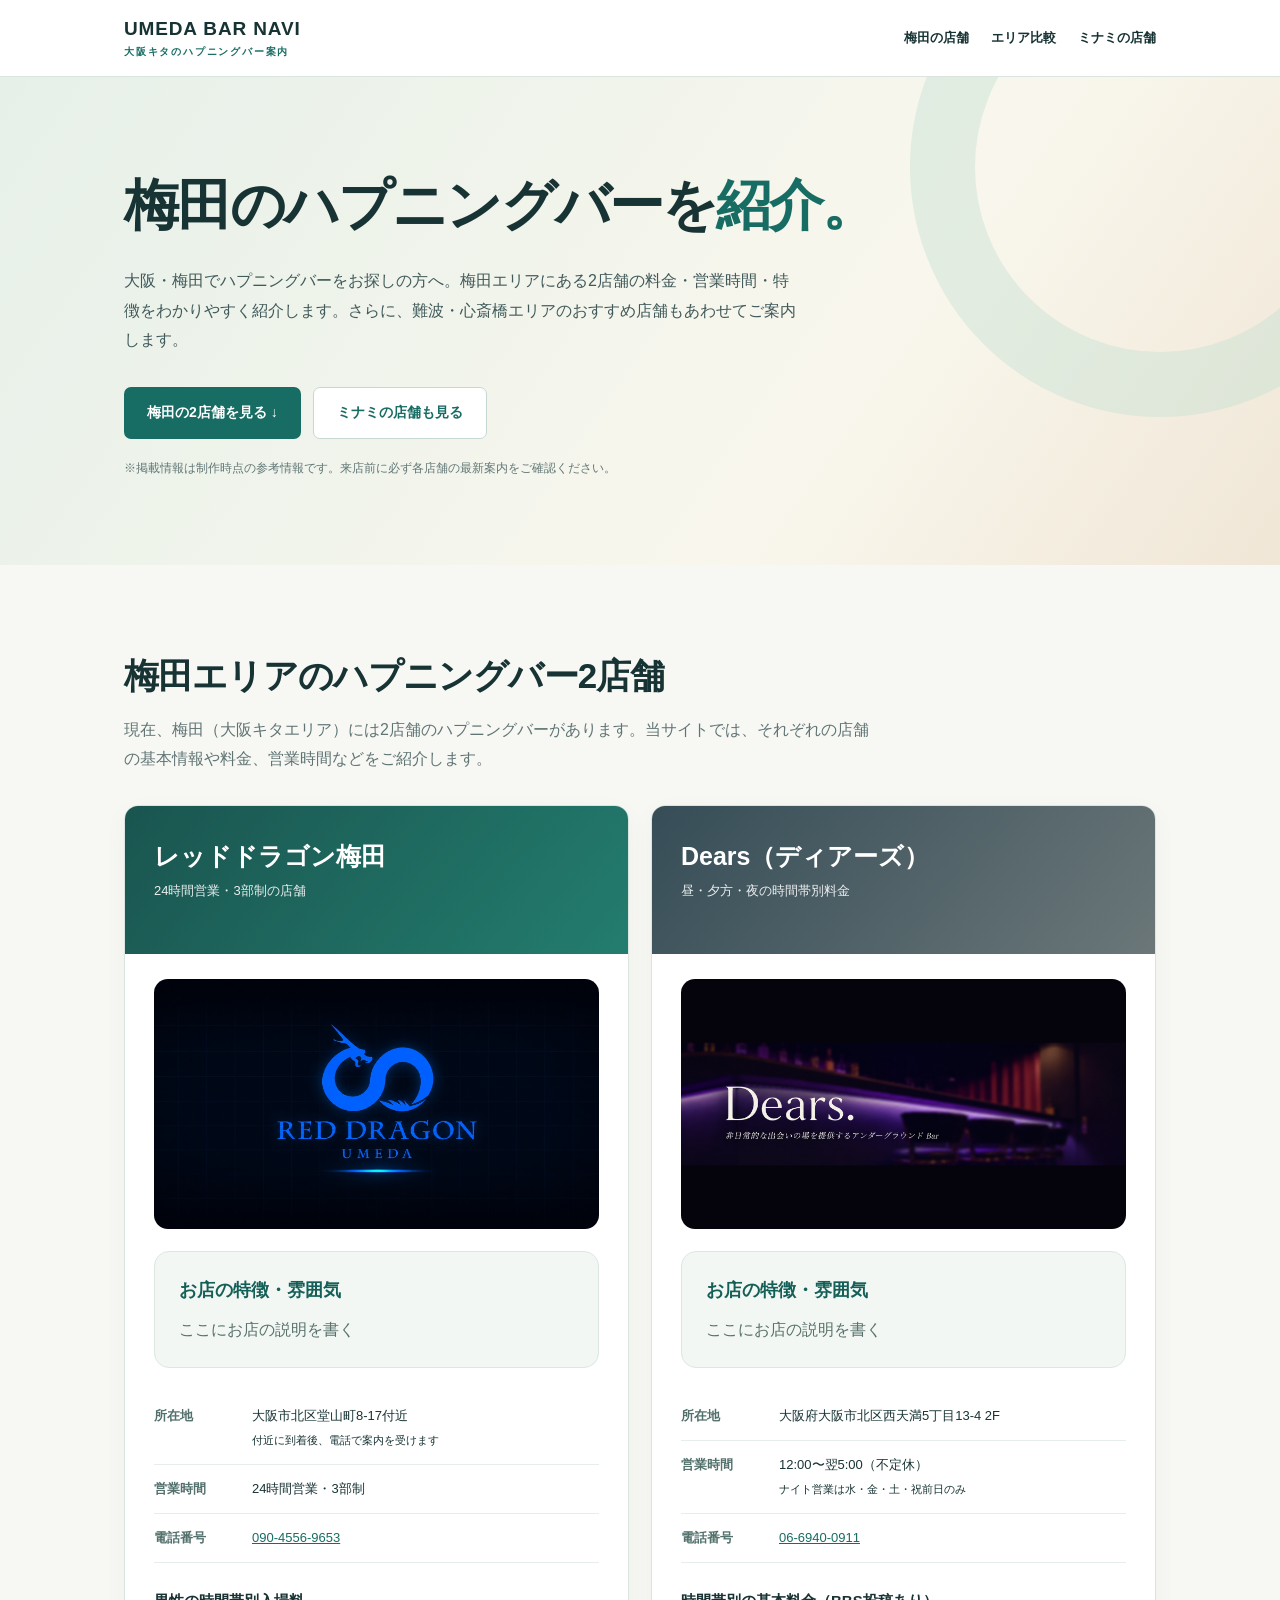
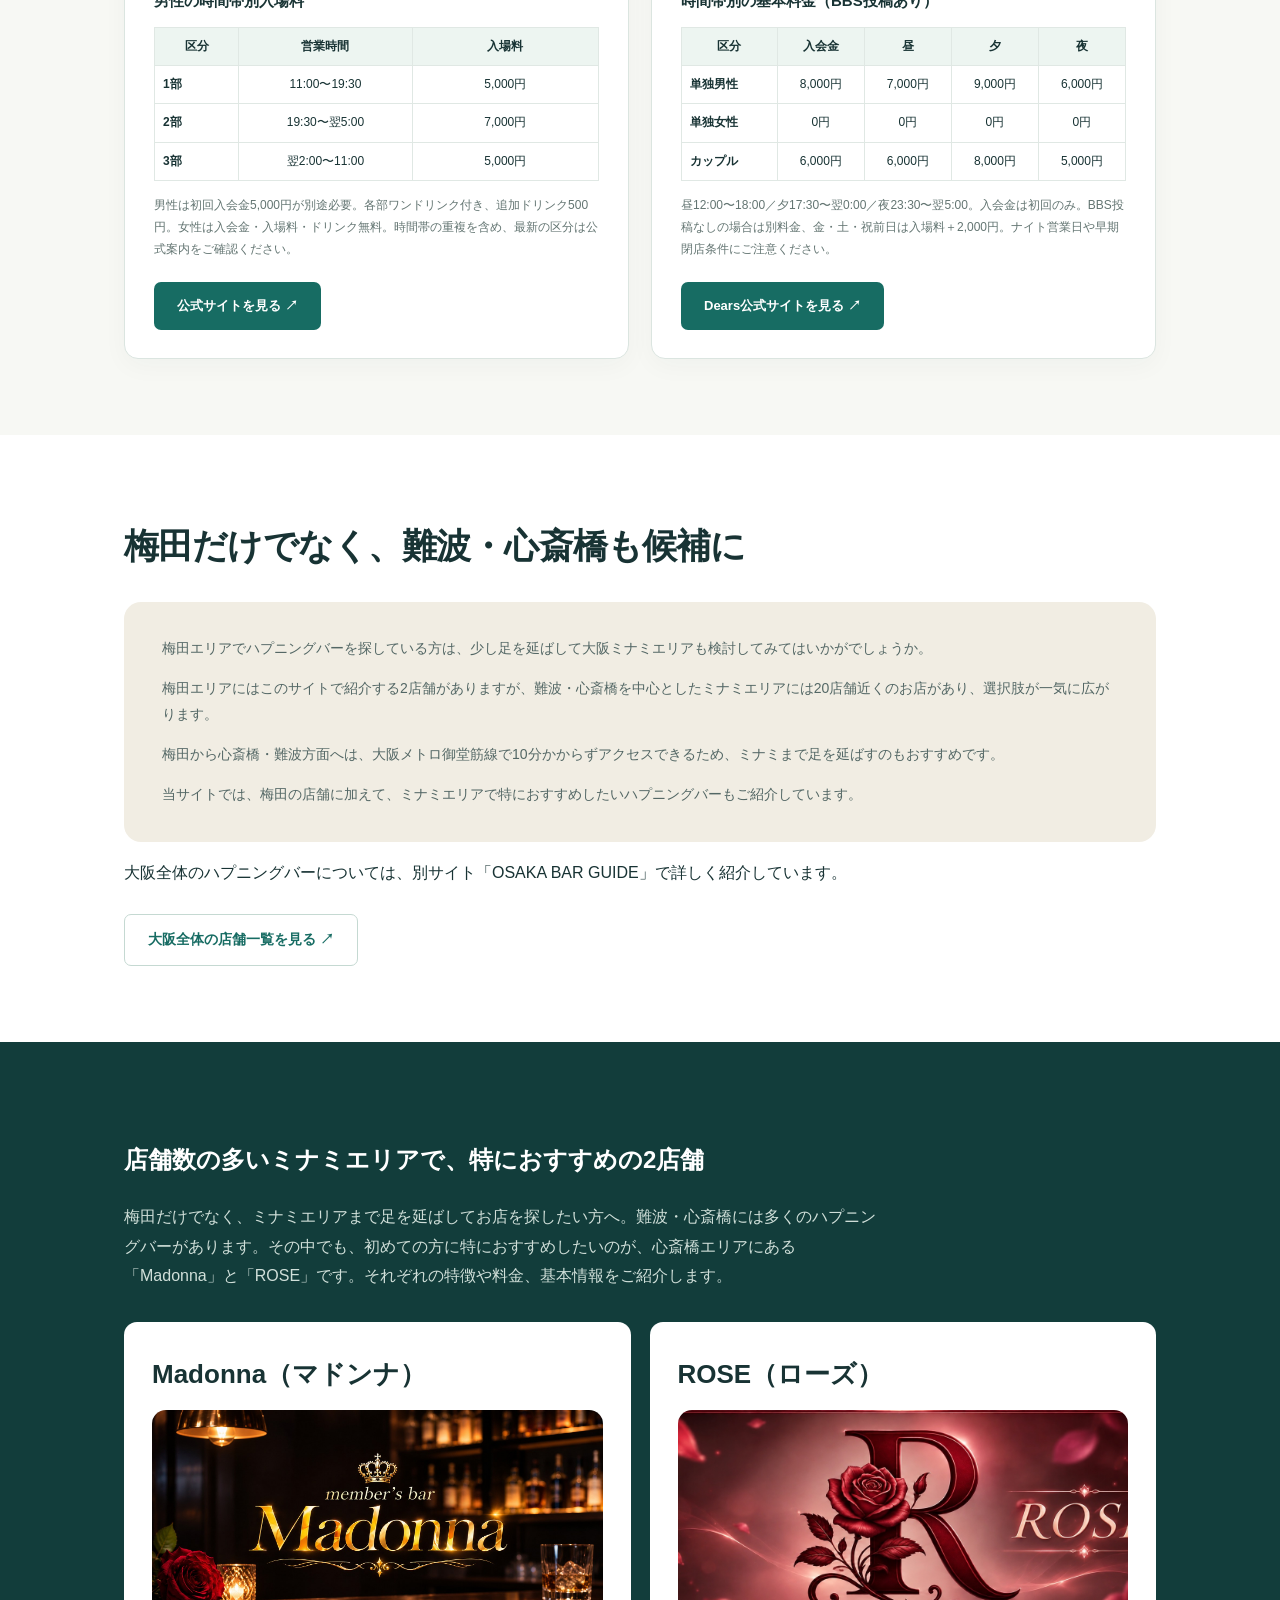
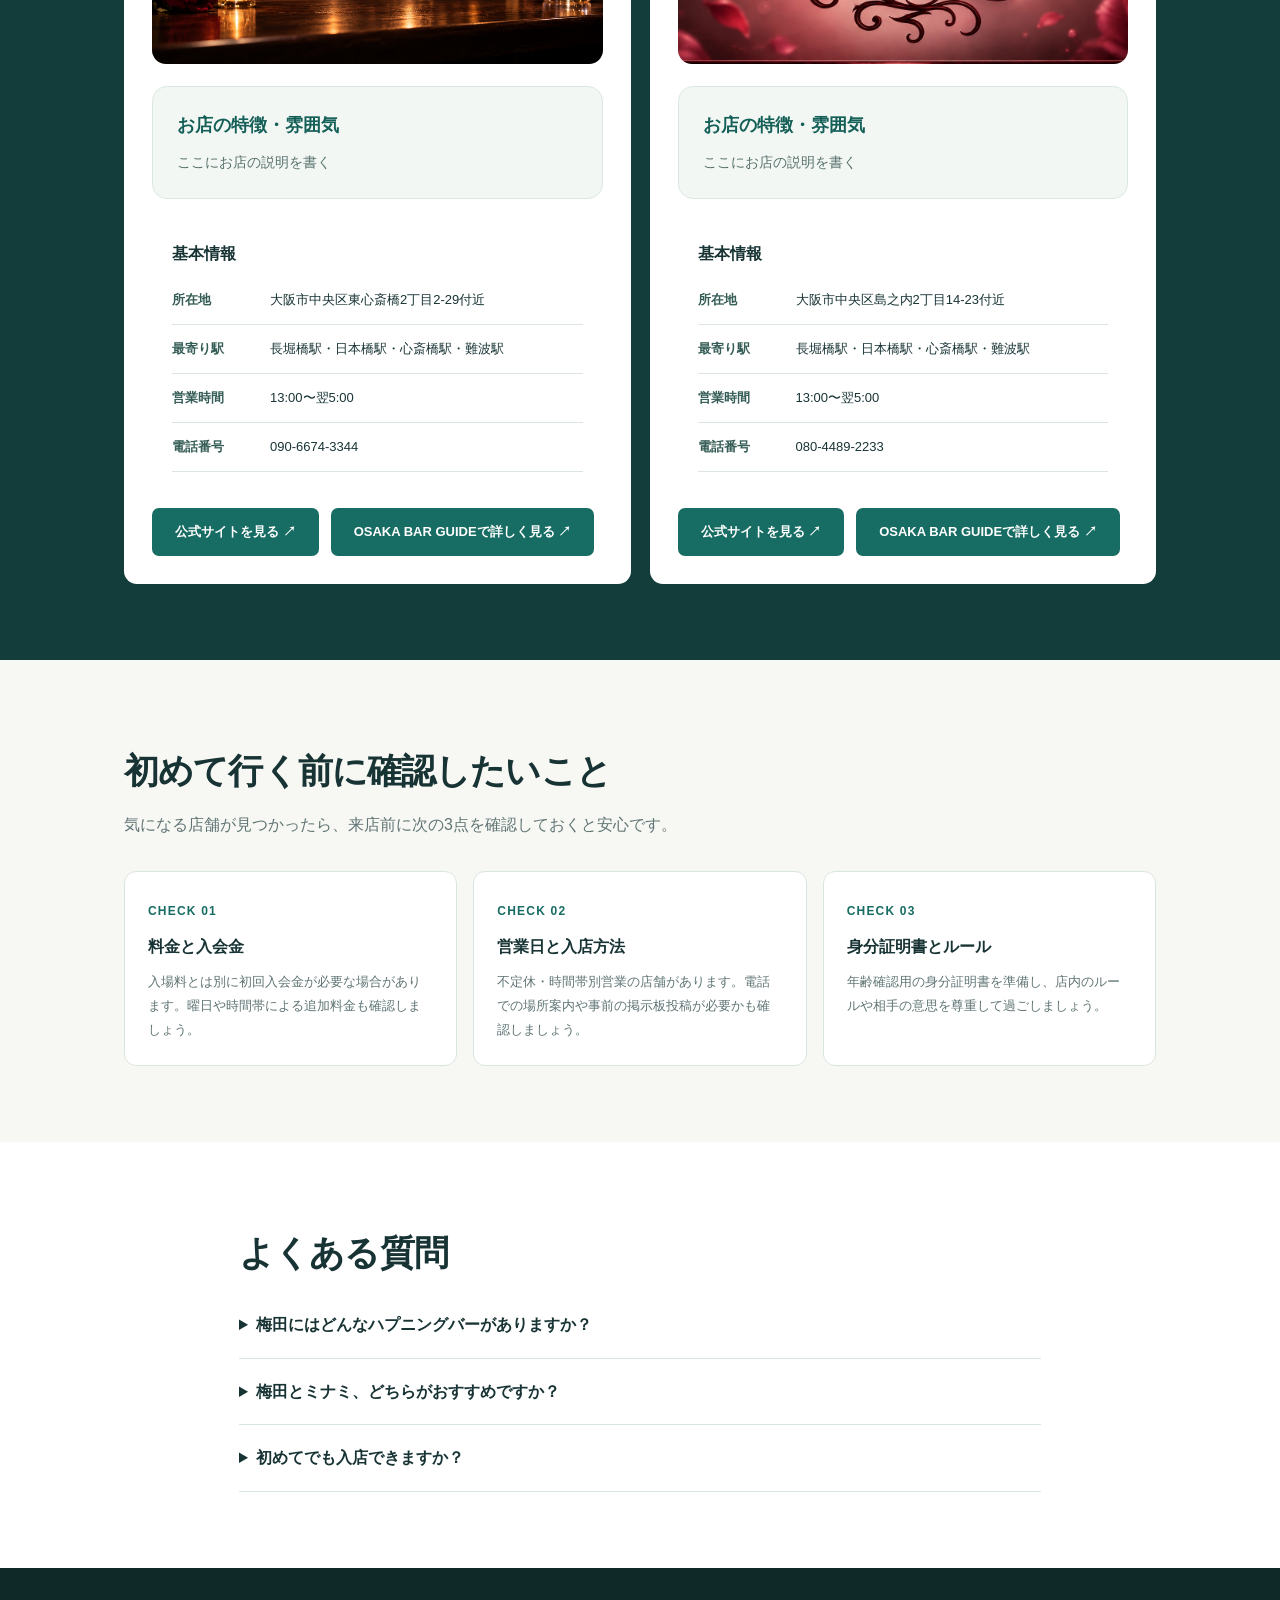
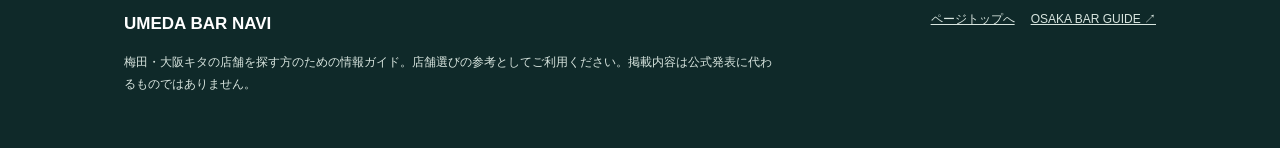
<file: umeda/index.html>
<!DOCTYPE html>

<html lang="ja">
<head>
<meta charset="utf-8"/><meta content="width=device-width,initial-scale=1" name="viewport"/>
<title>梅田のハプニングバー2店舗を紹介｜料金・営業時間とミナミのおすすめ</title>
<meta content="梅田・大阪キタのハプニングバー2店舗、レッドドラゴン梅田とDearsの料金・営業時間・特徴を紹介。難波・心斎橋のおすすめ店舗Madonna・ROSEもご案内します。" name="description"/>
<style>
:root{--ink:#183334;--muted:#607474;--green:#176c63;--green2:#0f504a;--paper:#f7f8f4;--line:#dbe5e0;--cream:#f1ede3;--white:#fff;--orange:#e5ac6b}*{box-sizing:border-box}html{scroll-behavior:smooth}body{margin:0;background:var(--paper);color:var(--ink);font-family:-apple-system,BlinkMacSystemFont,"Hiragino Kaku Gothic ProN","Noto Sans JP",Meiryo,sans-serif;line-height:1.85}a{color:var(--green)}.wrap{max-width:1080px;margin:auto;padding:0 24px}.top{background:#fff;border-bottom:1px solid var(--line)}.top .wrap{display:flex;align-items:center;justify-content:space-between;min-height:76px;gap:15px}.logo{text-decoration:none;font-size:19px;font-weight:900;letter-spacing:.045em;color:var(--ink);line-height:1.2}.logo small{display:block;font-size:10px;font-weight:700;color:var(--green);letter-spacing:.18em;margin-top:5px}.topnav{display:flex;gap:22px;font-size:13px;font-weight:700}.topnav a{text-decoration:none;color:var(--ink)}.hero{background:linear-gradient(125deg,#e6f0e9 0%,#f9f7ed 66%,#f0e6d6 100%);position:relative;overflow:hidden}.hero:after{content:"";position:absolute;width:370px;height:370px;border:65px solid #c6dfd2;border-radius:50%;right:-130px;top:-160px;opacity:.45}.hero .wrap{padding-top:90px;padding-bottom:86px;position:relative;z-index:1}.eyebrow{display:inline-block;font-size:12px;font-weight:800;letter-spacing:.15em;color:var(--green);margin-bottom:17px}.hero h1{font-size:clamp(31px,5vw,55px);line-height:1.4;letter-spacing:-.035em;margin:0 0 22px;max-width:800px}.hero h1 em{font-style:normal;color:var(--green)}.hero p{font-size:16px;max-width:680px;margin:0;color:#40595a}.hero-actions{display:flex;gap:12px;flex-wrap:wrap;margin-top:32px}.btn{display:inline-flex;align-items:center;justify-content:center;padding:12px 23px;border-radius:7px;font-weight:800;font-size:14px;text-decoration:none;background:var(--green);color:#fff;transition:transform .15s,background .15s}.btn:hover{background:var(--green2);transform:translateY(-2px)}.btn.light{background:#fff;color:var(--green);border:1px solid #c5d9d2}.mini-note{margin-top:18px!important;font-size:12px!important;color:#617777!important}.section{padding:76px 0}.section.alt{background:#fff}.kicker{color:var(--green);font-size:12px;letter-spacing:.16em;font-weight:900}.section h2{font-size:clamp(25px,3.2vw,35px);line-height:1.45;letter-spacing:-.025em;margin:10px 0 13px}.intro{color:var(--muted);max-width:760px;margin:0 0 31px}.chips{display:flex;gap:9px;flex-wrap:wrap;margin-top:28px}.chip{background:#fff;border:1px solid #d4e3dc;padding:7px 13px;border-radius:30px;font-size:12px;font-weight:700}.cards{display:grid;grid-template-columns:repeat(2,minmax(0,1fr));gap:22px}.card{background:#fff;border:1px solid var(--line);border-radius:14px;overflow:hidden;box-shadow:0 7px 26px #1c463609}.card-top{background:linear-gradient(130deg,#1a5550,#237d6e);color:#fff;padding:27px 29px;min-height:148px}.card:nth-child(2) .card-top{background:linear-gradient(130deg,#364d57,#6b7779)}.card-top span{font-size:11px;letter-spacing:.12em;opacity:.8;font-weight:800}.card-top h3{font-size:25px;line-height:1.35;margin:10px 0 5px}.card-top p{margin:0;font-size:13px;opacity:.9}.card-body{padding:25px 29px 28px}.fact{display:grid;grid-template-columns:88px 1fr;gap:10px;padding:12px 0;border-bottom:1px solid #e6eeea;font-size:13px}.fact b{color:#52706c}.fact div{overflow-wrap:anywhere}.card h4{font-size:15px;margin:24px 0 12px}.table-scroll{overflow-x:auto}.rates{width:100%;border-collapse:collapse;font-size:12px;line-height:1.6;min-width:340px}.rates th,.rates td{border:1px solid #e0e8e4;padding:9px 8px;text-align:center}.rates th{background:#edf5f1;font-weight:800}.rates td:first-child{text-align:left;font-weight:700}.subnote{font-size:12px;color:#637572;margin:13px 0 0}.card-links{margin-top:22px;display:flex;flex-wrap:wrap;gap:12px;align-items:center}.card-links a{font-size:13px;font-weight:800}.compare{background:var(--cream);border-radius:17px;padding:34px 38px;margin-top:30px;display:grid;grid-template-columns:1.2fr .8fr;gap:24px;align-items:center}.compare h3{font-size:22px;margin:0 0 9px}.compare p{margin:0;color:#536765;font-size:14px}.compare .pill{display:block;background:#fff;border:1px solid #e2d9c8;border-radius:9px;padding:14px 17px;font-size:13px;font-weight:700;margin:6px 0}.steps{display:grid;grid-template-columns:repeat(3,1fr);gap:16px}.step{border:1px solid var(--line);border-radius:12px;background:#fff;padding:23px}.step b{color:var(--green);font-size:12px;letter-spacing:.1em}.step h3{font-size:16px;margin:8px 0}.step p{font-size:13px;color:var(--muted);margin:0}.spotlight{background:#123d3b;color:#fff;padding:76px 0}.spotlight .kicker{color:#b8e3d3}.spotlight .intro{color:#d0dfd9}.feature-grid{display:grid;grid-template-columns:repeat(2,minmax(0,1fr));gap:19px}.feature{background:#fff;color:var(--ink);border-radius:13px;padding:28px}.feature .tag{font-size:11px;color:var(--green);font-weight:900;letter-spacing:.08em}.feature h3{font-size:26px;margin:9px 0 12px}.feature p{font-size:14px;color:#556b67;margin:0 0 21px}.feature .btn{font-size:13px}.notice{background:#edf5f1;border-left:4px solid var(--green);padding:17px 20px;border-radius:5px;font-size:13px;color:#465f59;margin-top:28px}.faq{max-width:850px}.faq details{border-bottom:1px solid var(--line);padding:18px 0}.faq summary{cursor:pointer;font-weight:800}.faq p{font-size:14px;color:var(--muted);margin:12px 0 0}.footer{background:#0f2929;color:#d8e5df;padding:40px 0;font-size:12px}.footer a{color:#d8e5df}.footer .wrap{display:flex;justify-content:space-between;gap:20px;flex-wrap:wrap}.footer strong{font-size:17px;color:#fff}.footer p{max-width:650px}.footer-links{display:flex;gap:16px;flex-wrap:wrap} @media(max-width:760px){.top .wrap{min-height:66px}.logo{font-size:16px}.topnav{gap:12px;font-size:11px}.topnav a:nth-child(2){display:none}.hero .wrap{padding-top:65px;padding-bottom:62px}.hero:after{width:210px;height:210px;border-width:38px;right:-120px;top:-80px}.section{padding:55px 0}.cards,.feature-grid,.compare,.steps{grid-template-columns:1fr}.card-body{padding:22px}.card-top{padding:25px}.compare{padding:25px}.wrap{padding:0 18px}.hero p{font-size:14px}.step{padding:20px}.spotlight{padding:55px 0}}

/* Shop explanations and unified cards */
.shop-description{background:#f2f7f3;border:1px solid #dbe8e1;border-radius:15px;padding:22px 24px;margin:0 0 24px}
.shop-description h4{margin:0 0 8px;font-size:1.1rem;color:#145f57}.shop-description p{margin:0;color:#58716c;line-height:1.9}
.feature .shop-description{background:#f3f7f4;color:#183334}.feature .shop-description p{color:#58716c}
.feature .fact{color:#183334;border-bottom:1px solid #dce5df}.feature .fact b{color:#355d56}.feature .fact a{color:#176c63}
.feature .shop-basics{background:white;border-radius:14px;padding:16px 20px;margin:20px 0}.feature .shop-basics h4{color:#183334;margin:0 0 8px}.feature .card-links{margin-top:20px}
.card-top{padding-top:24px}.feature h3{margin-top:0}
@media(max-width:600px){.shop-description{padding:17px 18px}.feature .shop-basics{padding:12px 15px}}

/* Narrow the time column and fit the entire time-based price table on mobile */
.time-rates{width:100%;min-width:0;table-layout:fixed}
.time-rates th:nth-child(1),.time-rates td:nth-child(1){width:19%}
.time-rates th:nth-child(2),.time-rates td:nth-child(2){width:39%;white-space:nowrap}
.time-rates th:nth-child(3),.time-rates td:nth-child(3){width:42%;white-space:nowrap}
@media(max-width:600px){.time-rates{font-size:11px}.time-rates th,.time-rates td{padding:8px 3px}.time-rates td:first-child{text-align:center}}

/* Placeholder image areas for the four featured shops */
.shop-photo-placeholder{aspect-ratio:16/9;width:100%;border:1px dashed #a8c1b6;border-radius:14px;background:linear-gradient(135deg,#eaf2ed,#f8faf6);display:flex;flex-direction:column;align-items:center;justify-content:center;gap:8px;text-align:center;color:#517268;margin:0 0 22px;padding:16px}
.shop-photo-placeholder svg{width:34px;height:34px;opacity:.65}
.shop-photo-placeholder span{font-size:.9rem;font-weight:600}
.shop-photo-placeholder small{font-size:.75rem;color:#718c80}
.feature .shop-photo-placeholder{background:linear-gradient(135deg,#e6eee8,#fff);color:#42685c}
@media(max-width:600px){.shop-photo-placeholder{margin-bottom:18px;border-radius:12px}}

.shop-photo{display:block;width:100%;height:auto;aspect-ratio:16/9;object-fit:cover;border-radius:14px;margin:0 0 22px;background:#eaf2ed;}
@media(max-width:600px){.shop-photo{border-radius:12px;margin-bottom:18px;}}
</style>
</head>
<body>
<header class="top"><div class="wrap"><a class="logo" href="#top">UMEDA BAR NAVI<small>大阪キタのハプニングバー案内</small></a><nav class="topnav"><a href="#umeda">梅田の店舗</a><a href="#comparison">エリア比較</a><a href="#minami">ミナミの店舗</a></nav></div></header>
<main id="top">
<section class="hero"><div class="wrap"><h1>梅田のハプニングバーを<em>紹介。</em></h1><p>大阪・梅田でハプニングバーをお探しの方へ。梅田エリアにある2店舗の料金・営業時間・特徴をわかりやすく紹介します。さらに、難波・心斎橋エリアのおすすめ店舗もあわせてご案内します。</p><div class="hero-actions"><a class="btn" href="#umeda">梅田の2店舗を見る ↓</a><a class="btn light" href="#comparison">ミナミの店舗も見る</a></div><p class="mini-note">※掲載情報は制作時点の参考情報です。来店前に必ず各店舗の最新案内をご確認ください。</p></div></section>
<section class="section" id="umeda"><div class="wrap"><h2>梅田エリアのハプニングバー2店舗</h2><p class="intro">現在、梅田（大阪キタエリア）には2店舗のハプニングバーがあります。当サイトでは、それぞれの店舗の基本情報や料金、営業時間などをご紹介します。</p><div class="cards">
<article class="card"><div class="card-top"><h3>レッドドラゴン梅田</h3><p>24時間営業・3部制の店舗</p></div><div class="card-body"><img alt="レッドドラゴン梅田の紹介画像" class="shop-photo" decoding="async" height="675" loading="lazy" src="image/red-dragon.jpg" width="1200"/><section class="shop-description"><h4>お店の特徴・雰囲気</h4><p>ここにお店の説明を書く</p></section><div class="fact"><b>所在地</b><div>大阪市北区堂山町8-17付近<br/><small>付近に到着後、電話で案内を受けます</small></div></div><div class="fact"><b>営業時間</b><div>24時間営業・3部制</div></div><div class="fact"><b>電話番号</b><div><a href="tel:09045569653">090-4556-9653</a></div></div><h4>男性の時間帯別入場料</h4><div class="table-scroll"><table class="rates time-rates"><thead><tr><th>区分</th><th>営業時間</th><th>入場料</th></tr></thead><tbody><tr><td>1部</td><td>11:00〜19:30</td><td>5,000円</td></tr><tr><td>2部</td><td>19:30〜翌5:00</td><td>7,000円</td></tr><tr><td>3部</td><td>翌2:00〜11:00</td><td>5,000円</td></tr></tbody></table></div><p class="subnote">男性は初回入会金5,000円が別途必要。各部ワンドリンク付き、追加ドリンク500円。女性は入会金・入場料・ドリンク無料。時間帯の重複を含め、最新の区分は公式案内をご確認ください。</p><div class="card-links"><a class="btn" href="https://reddragon-umeda.jp/" rel="noopener noreferrer" target="_blank">公式サイトを見る ↗</a></div></div></article>
<article class="card"><div class="card-top"><h3>Dears（ディアーズ）</h3><p>昼・夕方・夜の時間帯別料金</p></div><div class="card-body"><img alt="Dears（ディアーズ）の紹介画像" class="shop-photo" decoding="async" height="675" loading="lazy" src="image/dears.jpg" width="1200"/><section class="shop-description"><h4>お店の特徴・雰囲気</h4><p>ここにお店の説明を書く</p></section><div class="fact"><b>所在地</b><div>大阪府大阪市北区西天満5丁目13-4 2F</div></div><div class="fact"><b>営業時間</b><div>12:00〜翌5:00（不定休）<br/><small>ナイト営業は水・金・土・祝前日のみ</small></div></div><div class="fact"><b>電話番号</b><div><a href="tel:0669400911">06-6940-0911</a></div></div><h4>時間帯別の基本料金（BBS投稿あり）</h4><div class="table-scroll"><table class="rates"><thead><tr><th>区分</th><th>入会金</th><th>昼</th><th>夕</th><th>夜</th></tr></thead><tbody><tr><td>単独男性</td><td>8,000円</td><td>7,000円</td><td>9,000円</td><td>6,000円</td></tr><tr><td>単独女性</td><td>0円</td><td>0円</td><td>0円</td><td>0円</td></tr><tr><td>カップル</td><td>6,000円</td><td>6,000円</td><td>8,000円</td><td>5,000円</td></tr></tbody></table></div><p class="subnote">昼12:00〜18:00／夕17:30〜翌0:00／夜23:30〜翌5:00。入会金は初回のみ。BBS投稿なしの場合は別料金、金・土・祝前日は入場料＋2,000円。ナイト営業日や早期閉店条件にご注意ください。</p><div class="card-links"><a class="btn" href="https://dears-bar.net/" rel="noopener noreferrer" target="_blank">Dears公式サイトを見る ↗</a></div></div></article>
</div></div></section>
<section class="section alt" id="comparison"><div class="wrap"><h2>梅田だけでなく、難波・心斎橋も候補に</h2><div class="compare" style="display:block"><p>梅田エリアでハプニングバーを探している方は、少し足を延ばして大阪ミナミエリアも検討してみてはいかがでしょうか。</p><p style="margin-top:14px">梅田エリアにはこのサイトで紹介する2店舗がありますが、難波・心斎橋を中心としたミナミエリアには20店舗近くのお店があり、選択肢が一気に広がります。</p><p style="margin-top:14px">梅田から心斎橋・難波方面へは、大阪メトロ御堂筋線で10分かからずアクセスできるため、ミナミまで足を延ばすのもおすすめです。</p><p style="margin-top:14px">当サイトでは、梅田の店舗に加えて、ミナミエリアで特におすすめしたいハプニングバーもご紹介しています。</p></div><p>大阪全体のハプニングバーについては、別サイト「OSAKA BAR GUIDE」で詳しく紹介しています。</p><div style="margin-top:27px"><a class="btn light" href="https://yu717tasa-a11y.github.io/osaka-bar-guide/" rel="noopener noreferrer" target="_blank">大阪全体の店舗一覧を見る ↗</a></div></div></section>
<section class="spotlight" id="minami"><div class="wrap"><h2>店舗数の多いミナミエリアで、特におすすめの2店舗</h2><p class="intro">梅田だけでなく、ミナミエリアまで足を延ばしてお店を探したい方へ。難波・心斎橋には多くのハプニングバーがあります。その中でも、初めての方に特におすすめしたいのが、心斎橋エリアにある「Madonna」と「ROSE」です。それぞれの特徴や料金、基本情報をご紹介します。</p><div class="feature-grid"><article class="feature"><h3>Madonna（マドンナ）</h3><img alt="Madonna（マドンナ）の紹介画像" class="shop-photo" decoding="async" height="675" loading="lazy" src="image/madonna.jpg" width="1200"/><section class="shop-description"><h4>お店の特徴・雰囲気</h4><p>ここにお店の説明を書く</p></section><section class="shop-basics"><h4>基本情報</h4><div class="fact"><b>所在地</b><div>大阪市中央区東心斎橋2丁目2-29付近</div></div><div class="fact"><b>最寄り駅</b><div>長堀橋駅・日本橋駅・心斎橋駅・難波駅</div></div><div class="fact"><b>営業時間</b><div>13:00〜翌5:00</div></div><div class="fact"><b>電話番号</b><div>090-6674-3344</div></div></section><div class="card-links"><a class="btn" href="https://club-madonna.jp/" rel="noopener noreferrer" target="_blank">公式サイトを見る ↗</a><a class="btn" href="https://yu717tasa-a11y.github.io/osaka-bar-guide/#madonna" rel="noopener noreferrer" target="_blank">OSAKA BAR GUIDEで詳しく見る ↗</a></div></article><article class="feature"><h3>ROSE（ローズ）</h3><img alt="ROSE（ローズ）の紹介画像" class="shop-photo" decoding="async" height="675" loading="lazy" src="image/rose.jpg" width="1200"/><section class="shop-description"><h4>お店の特徴・雰囲気</h4><p>ここにお店の説明を書く</p></section><section class="shop-basics"><h4>基本情報</h4><div class="fact"><b>所在地</b><div>大阪市中央区島之内2丁目14-23付近</div></div><div class="fact"><b>最寄り駅</b><div>長堀橋駅・日本橋駅・心斎橋駅・難波駅</div></div><div class="fact"><b>営業時間</b><div>13:00〜翌5:00</div></div><div class="fact"><b>電話番号</b><div>080-4489-2233</div></div></section><div class="card-links"><a class="btn" href="https://clubrose.jp/" rel="noopener noreferrer" target="_blank">公式サイトを見る ↗</a><a class="btn" href="https://yu717tasa-a11y.github.io/osaka-bar-guide/#shop-2" rel="noopener noreferrer" target="_blank">OSAKA BAR GUIDEで詳しく見る ↗</a></div></article></div></div></section>
<section class="section" id="tips"><div class="wrap"><h2>初めて行く前に確認したいこと</h2><p class="intro">気になる店舗が見つかったら、来店前に次の3点を確認しておくと安心です。</p><div class="steps"><div class="step"><b>CHECK 01</b><h3>料金と入会金</h3><p>入場料とは別に初回入会金が必要な場合があります。曜日や時間帯による追加料金も確認しましょう。</p></div><div class="step"><b>CHECK 02</b><h3>営業日と入店方法</h3><p>不定休・時間帯別営業の店舗があります。電話での場所案内や事前の掲示板投稿が必要かも確認しましょう。</p></div><div class="step"><b>CHECK 03</b><h3>身分証明書とルール</h3><p>年齢確認用の身分証明書を準備し、店内のルールや相手の意思を尊重して過ごしましょう。</p></div></div></div></section>
<section class="section alt"><div class="wrap faq"><h2>よくある質問</h2><details><summary>梅田にはどんなハプニングバーがありますか？</summary><p>このページではレッドドラゴン梅田とDearsの2店舗を紹介しています。最新の営業状況や店舗情報は各店に確認してください。</p></details><details><summary>梅田とミナミ、どちらがおすすめですか？</summary><p>梅田でのアクセスを優先するならキタ、より多くの選択肢を比較したいならミナミもおすすめです。料金や雰囲気を見比べて選びましょう。</p></details><details><summary>初めてでも入店できますか？</summary><p>入店条件は店舗ごとに異なります。年齢制限、必要な身分証明書、会員登録、事前連絡の方法を確認してください。</p></details></div></section>
</main><footer class="footer"><div class="wrap"><div><strong>UMEDA BAR NAVI</strong><p>梅田・大阪キタの店舗を探す方のための情報ガイド。店舗選びの参考としてご利用ください。掲載内容は公式発表に代わるものではありません。</p></div><div class="footer-links"><a href="#top">ページトップへ</a><a href="https://yu717tasa-a11y.github.io/osaka-bar-guide/" rel="noopener noreferrer" target="_blank">OSAKA BAR GUIDE ↗</a></div></div></footer>
</body></html>
</file>
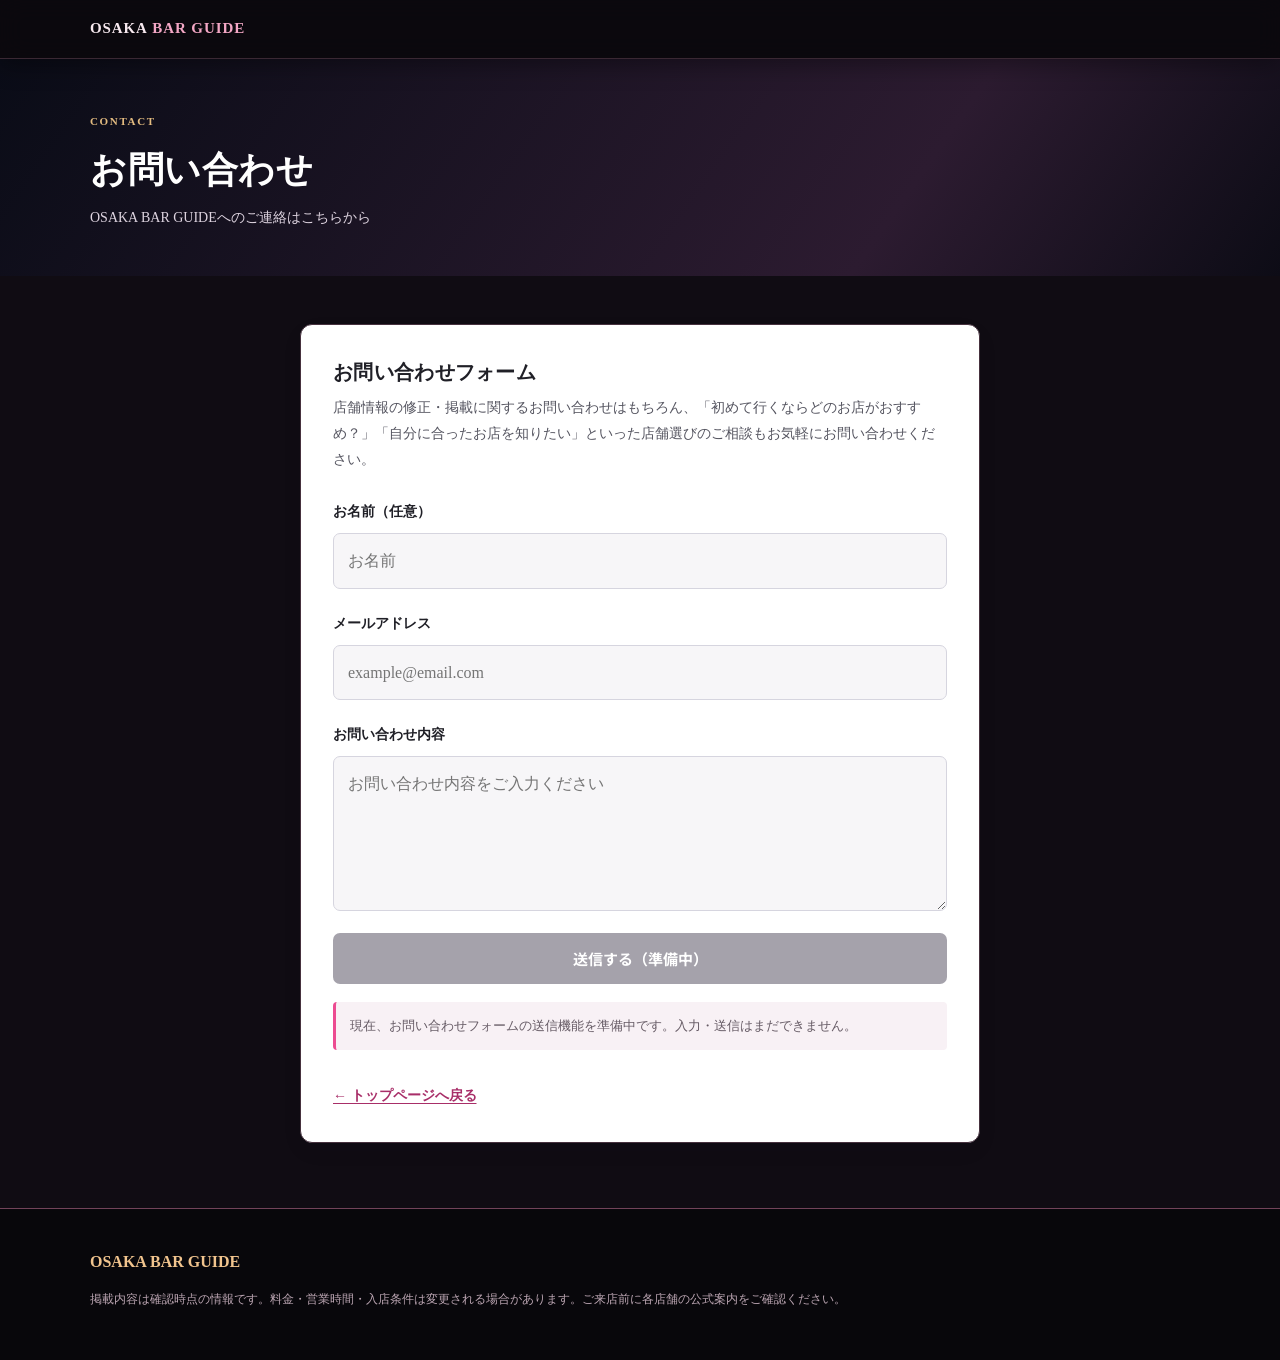
<file: contact.html>
<!DOCTYPE html>
<html lang="ja">
<head>
<meta charset="utf-8">
<meta name="viewport" content="width=device-width, initial-scale=1">
<meta name="description" content="OSAKA BAR GUIDEへのお問い合わせ。店舗情報の修正依頼や掲載に関するご相談はこちら。">
<title>お問い合わせ｜OSAKA BAR GUIDE</title>
<link rel="stylesheet" href="style.css?v=20261107-photo-unified">
<style>
.contact-hero{background:linear-gradient(125deg,#0a0c17,#2c1b30 70%,#0d0c16);color:white;padding:46px 0}
.contact-hero h1{font-size:clamp(26px,4vw,36px);margin:8px 0}
.contact-hero p{font-size:14px;color:#ddd3df;margin:0}
.contact-main{background:var(--bg);padding:48px 0 65px}
.contact-card{max-width:680px;margin:auto;padding:32px;background:#fff;color:#202027;border:1px solid var(--line);border-radius:12px;box-shadow:0 8px 24px #1d16300a}
.contact-card h2{font-size:20px;margin:0 0 8px;color:#202027}
.contact-intro{color:#555560;font-size:14px;margin:0 0 26px}
.contact-field{margin-bottom:22px}
.contact-field label{color:#202027;display:block;font-size:14px;font-weight:700;margin-bottom:8px}
.contact-field input,.contact-field textarea{display:block;width:100%;border:1px solid #d6d5df;border-radius:7px;padding:12px 14px;font:inherit;font-size:16px;background:#f7f6f8}
.contact-field input:disabled,.contact-field textarea:disabled{opacity:1;color:#777}
.contact-field textarea{min-height:155px;resize:vertical}
.contact-submit{width:100%;border:0;border-radius:7px;padding:15px;font:700 15px "Noto Sans JP",sans-serif;background:#a5a2ab;color:white;cursor:not-allowed}
.contact-notice{font-size:13px;color:#665b65;background:#f8f1f5;border-left:3px solid var(--pink);padding:12px 14px;margin:18px 0;border-radius:4px}
.contact-back{display:inline-block;margin-top:15px;font-size:14px;font-weight:700;color:#a82e68;text-decoration:underline;text-underline-offset:3px}
@media(max-width:700px){.contact-hero{padding:34px 0}.contact-main{padding:30px 0 50px}.contact-card{padding:22px 18px}}
</style>
</head>
<body>
<header class="header"><div class="container header-inner"><a class="logo" href="index.html#contents">OSAKA <span>BAR GUIDE</span></a></div></header>
<section class="contact-hero"><div class="container"><span class="eyebrow" style="color:var(--gold)">CONTACT</span><h1>お問い合わせ</h1><p>OSAKA BAR GUIDEへのご連絡はこちらから</p></div></section>
<main class="contact-main"><div class="container"><div class="contact-card">
<h2>お問い合わせフォーム</h2>
<p class="contact-intro">店舗情報の修正・掲載に関するお問い合わせはもちろん、「初めて行くならどのお店がおすすめ？」「自分に合ったお店を知りたい」といった店舗選びのご相談もお気軽にお問い合わせください。</p>
<form aria-label="お問い合わせフォーム（準備中）">
<div class="contact-field"><label for="name">お名前（任意）</label><input id="name" name="name" type="text" placeholder="お名前" disabled></div>
<div class="contact-field"><label for="email">メールアドレス</label><input id="email" name="email" type="email" placeholder="example@email.com" disabled></div>
<div class="contact-field"><label for="message">お問い合わせ内容</label><textarea id="message" name="message" placeholder="お問い合わせ内容をご入力ください" disabled></textarea></div>
<button class="contact-submit" type="button" disabled>送信する（準備中）</button>
</form>
<p class="contact-notice">現在、お問い合わせフォームの送信機能を準備中です。入力・送信はまだできません。</p>
<a class="contact-back" href="index.html">← トップページへ戻る</a>
</div></div></main>
<footer class="footer"><div class="container"><strong>OSAKA BAR GUIDE</strong><p>掲載内容は確認時点の情報です。料金・営業時間・入店条件は変更される場合があります。ご来店前に各店舗の公式案内をご確認ください。</p></div></footer>
</body>
</html>
</file>
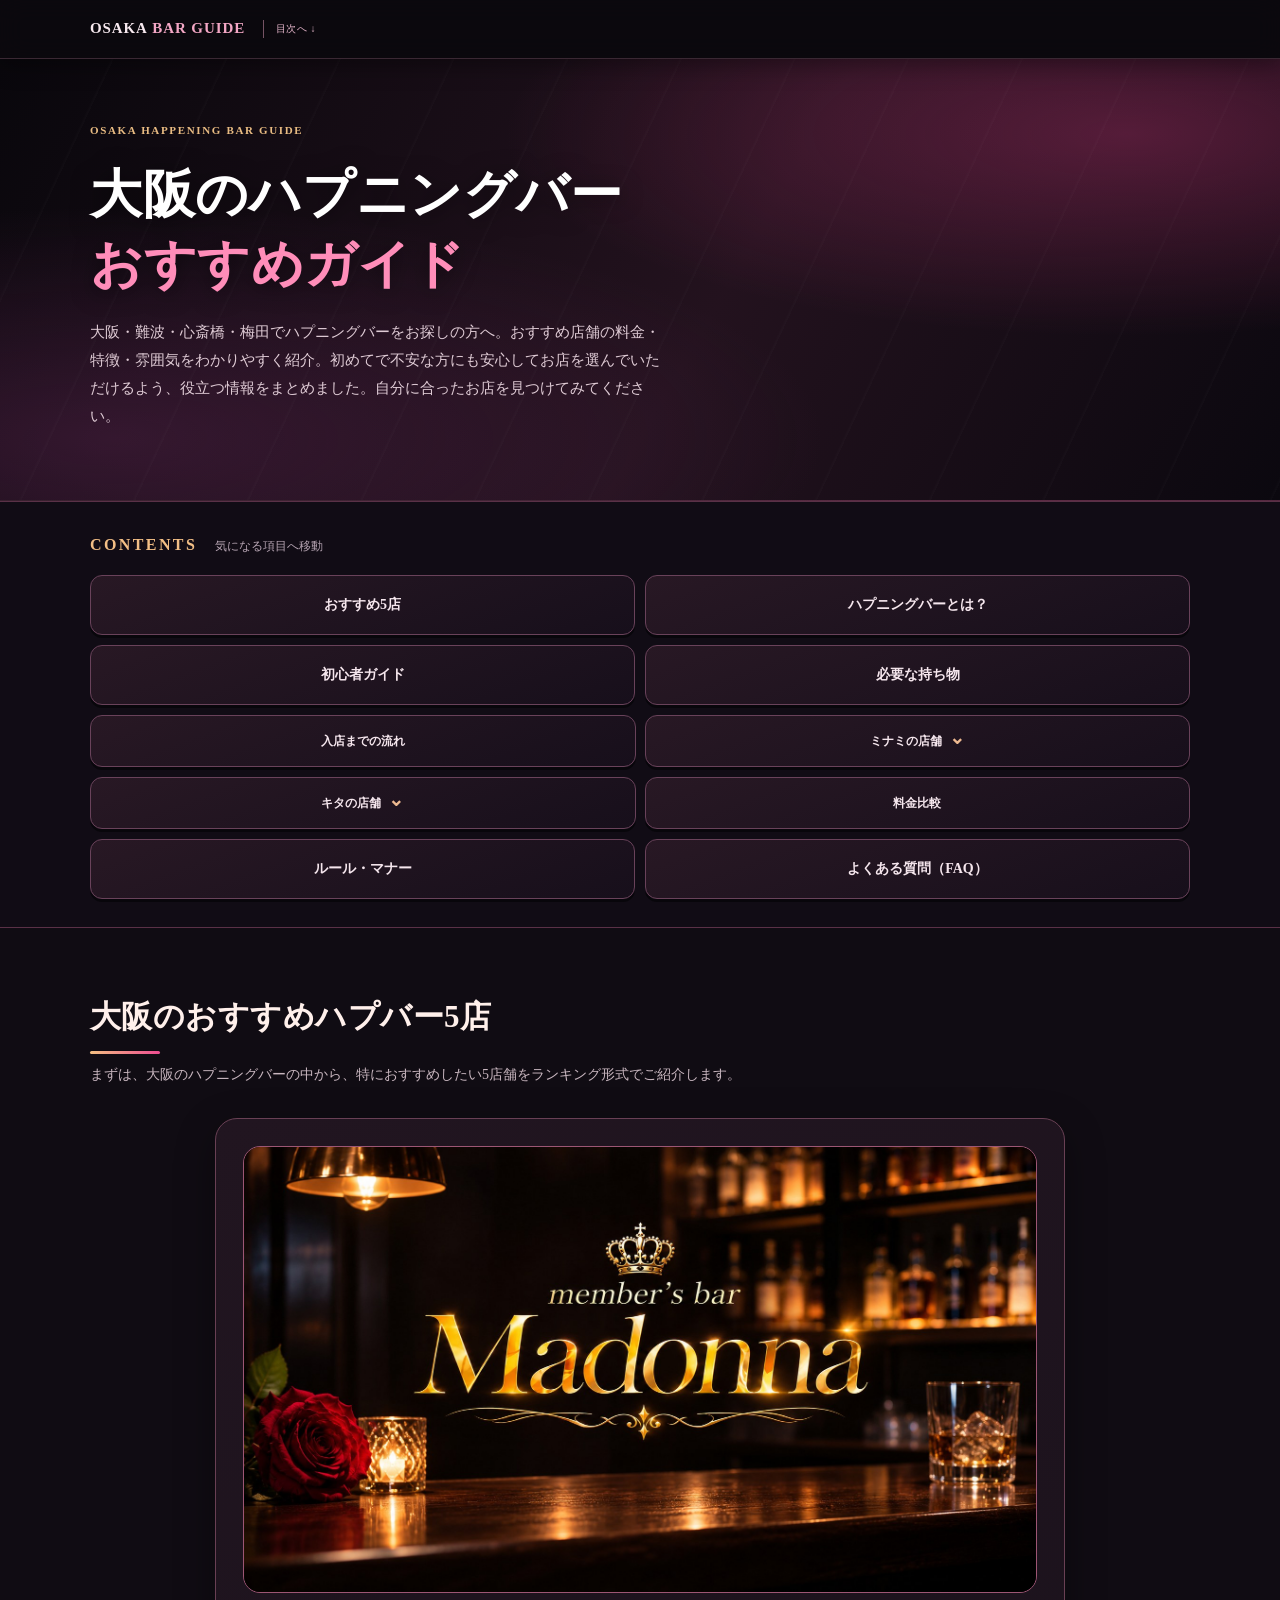
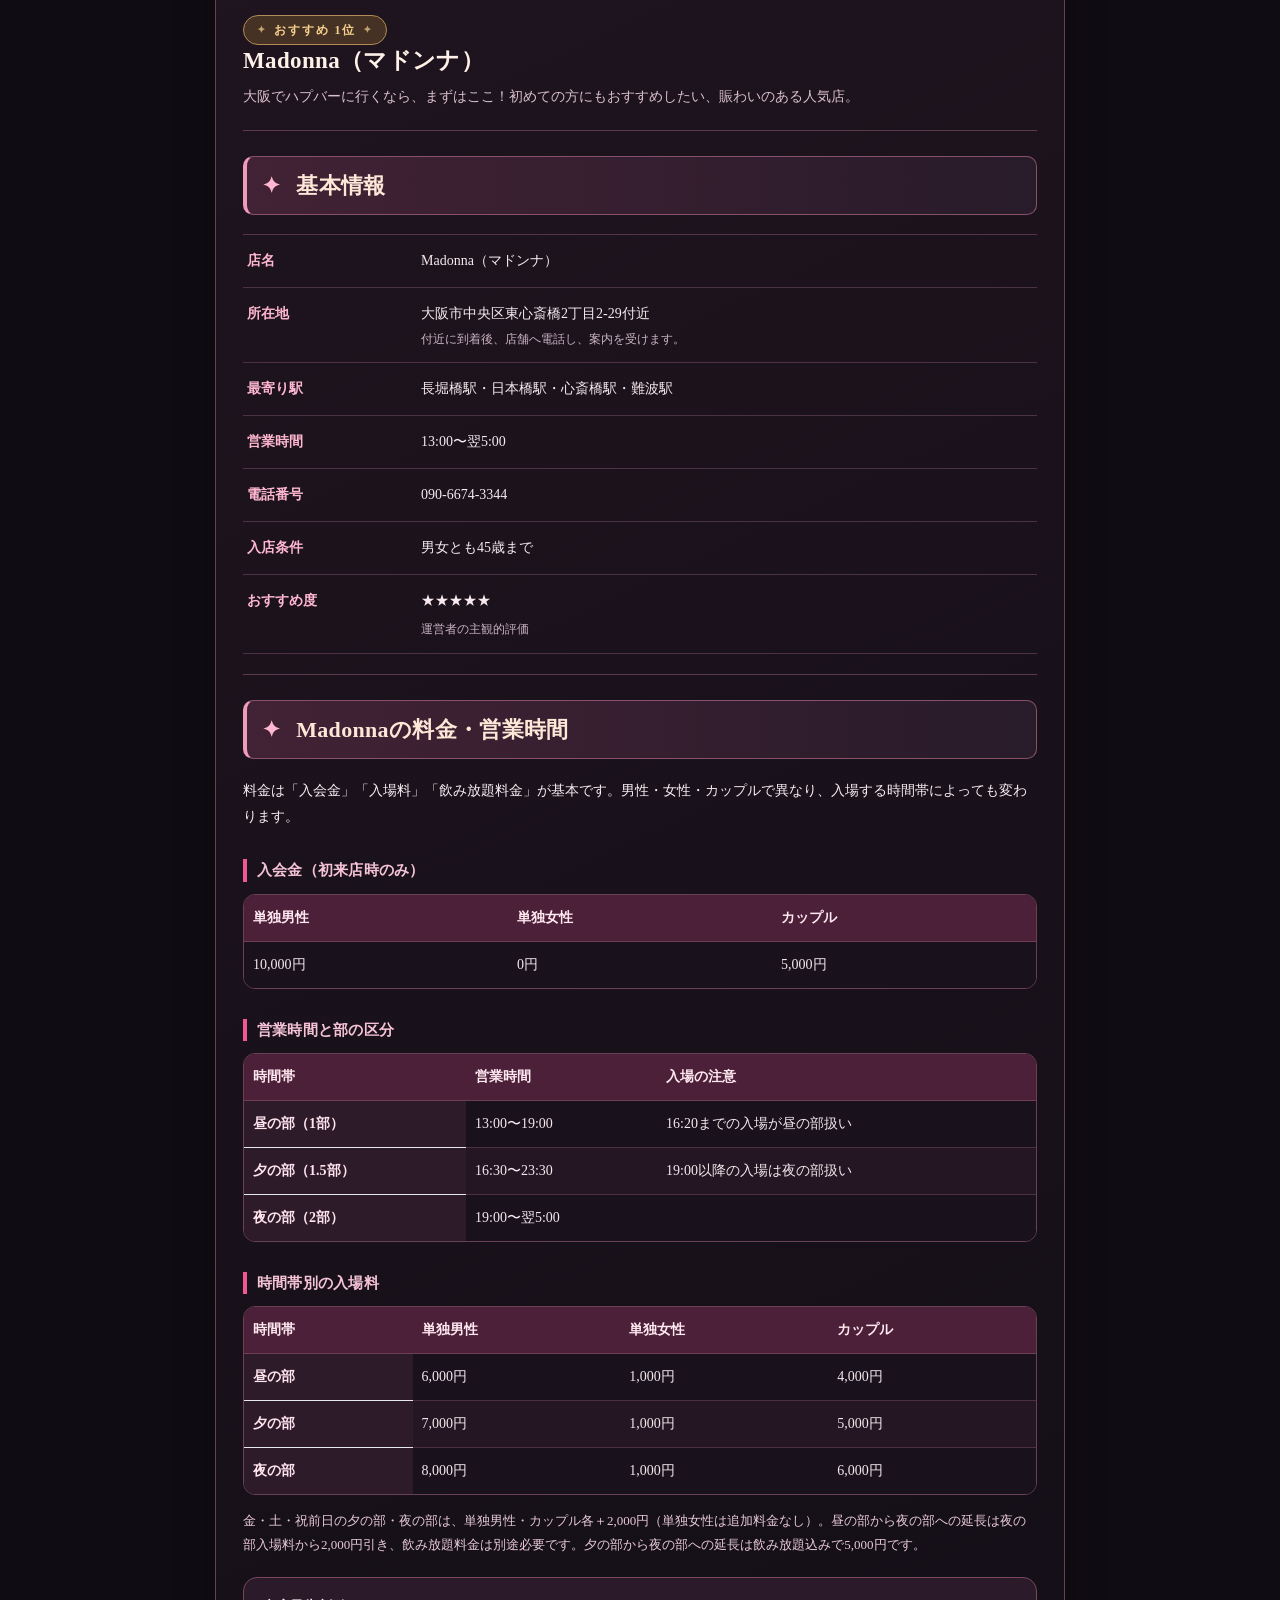
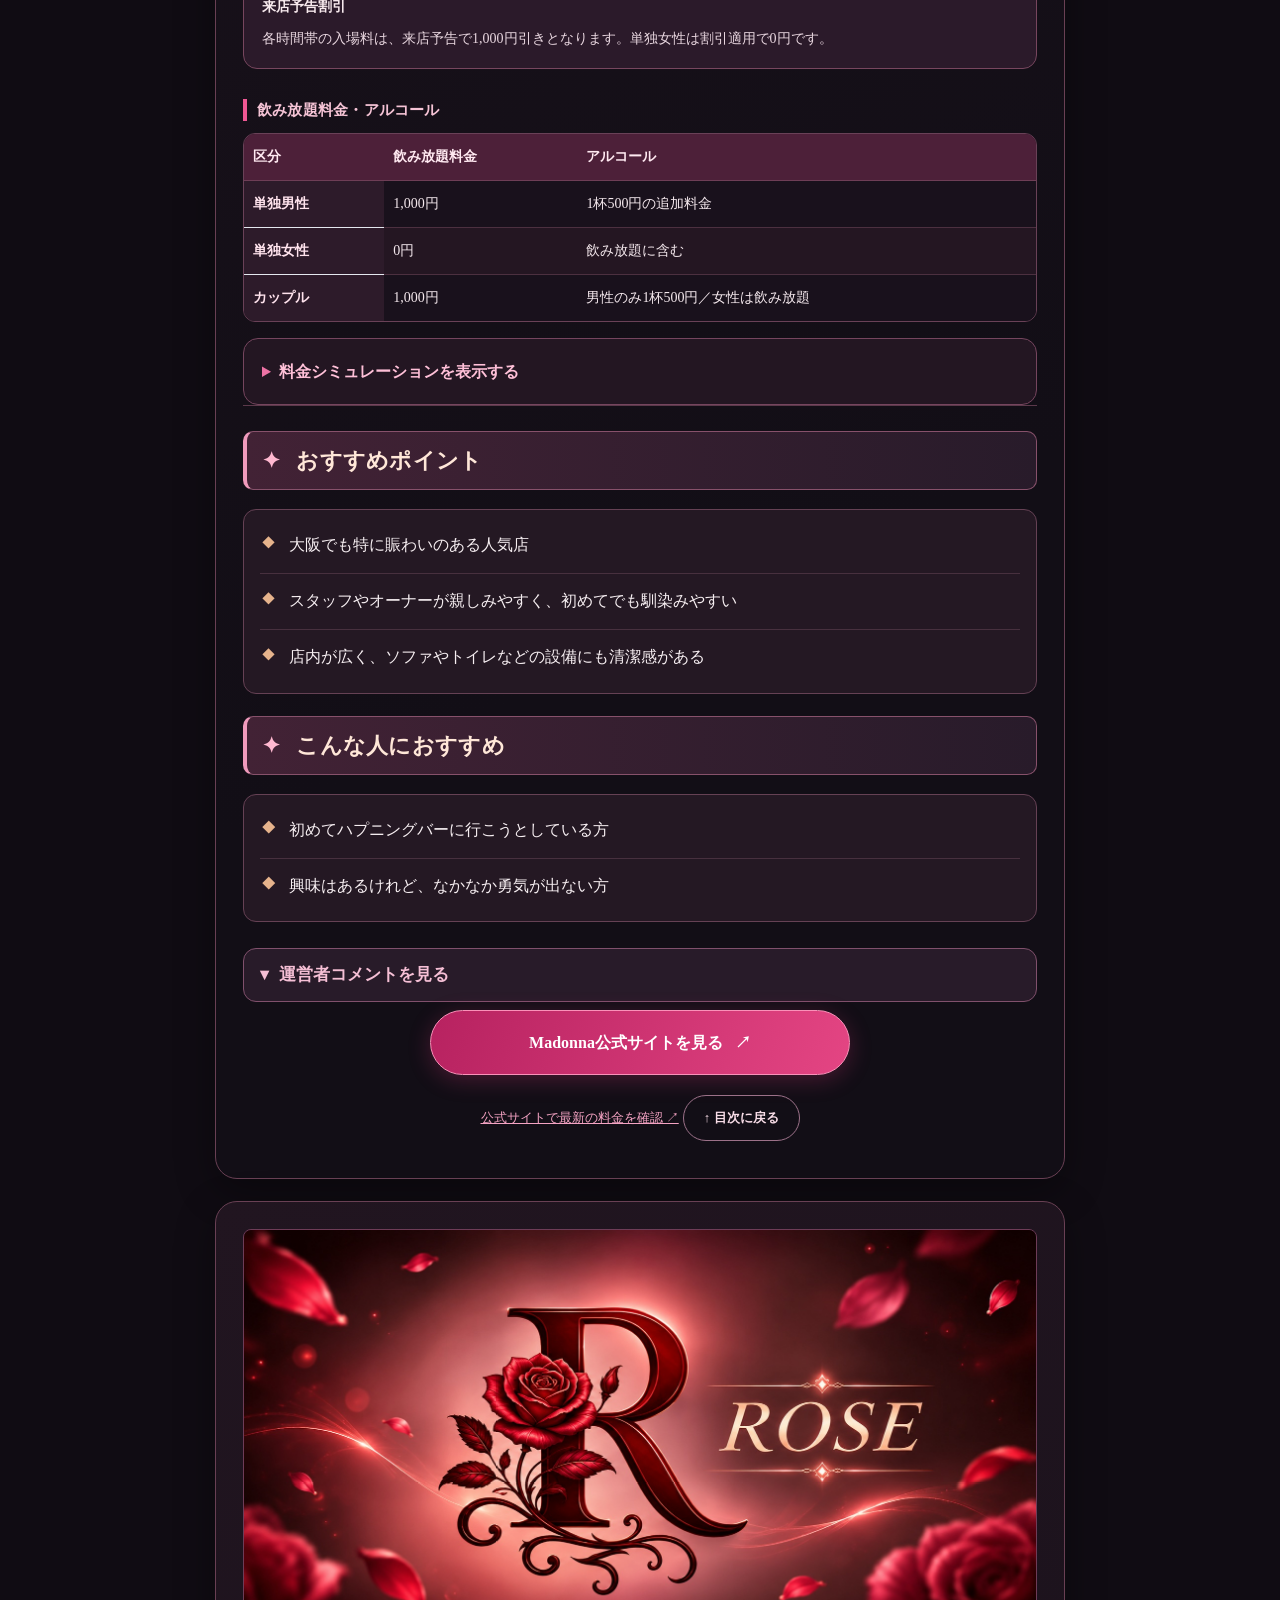
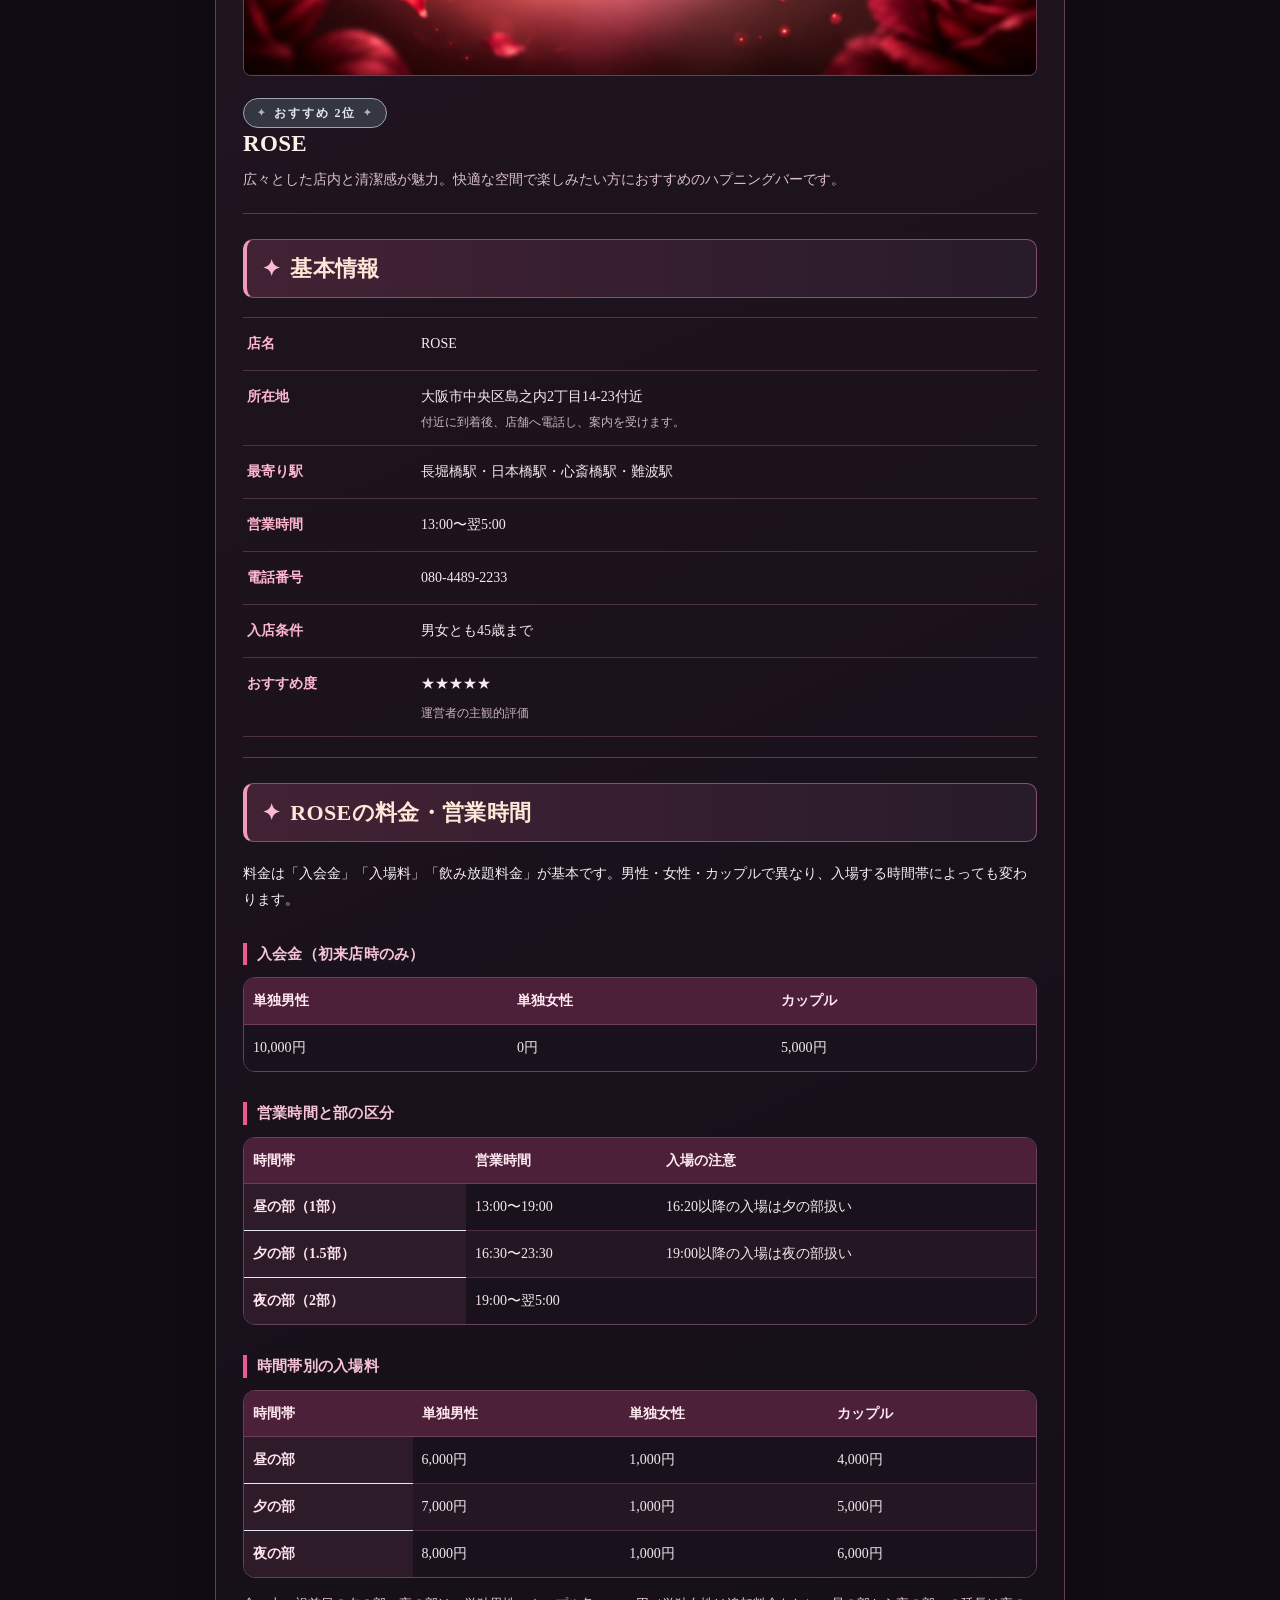
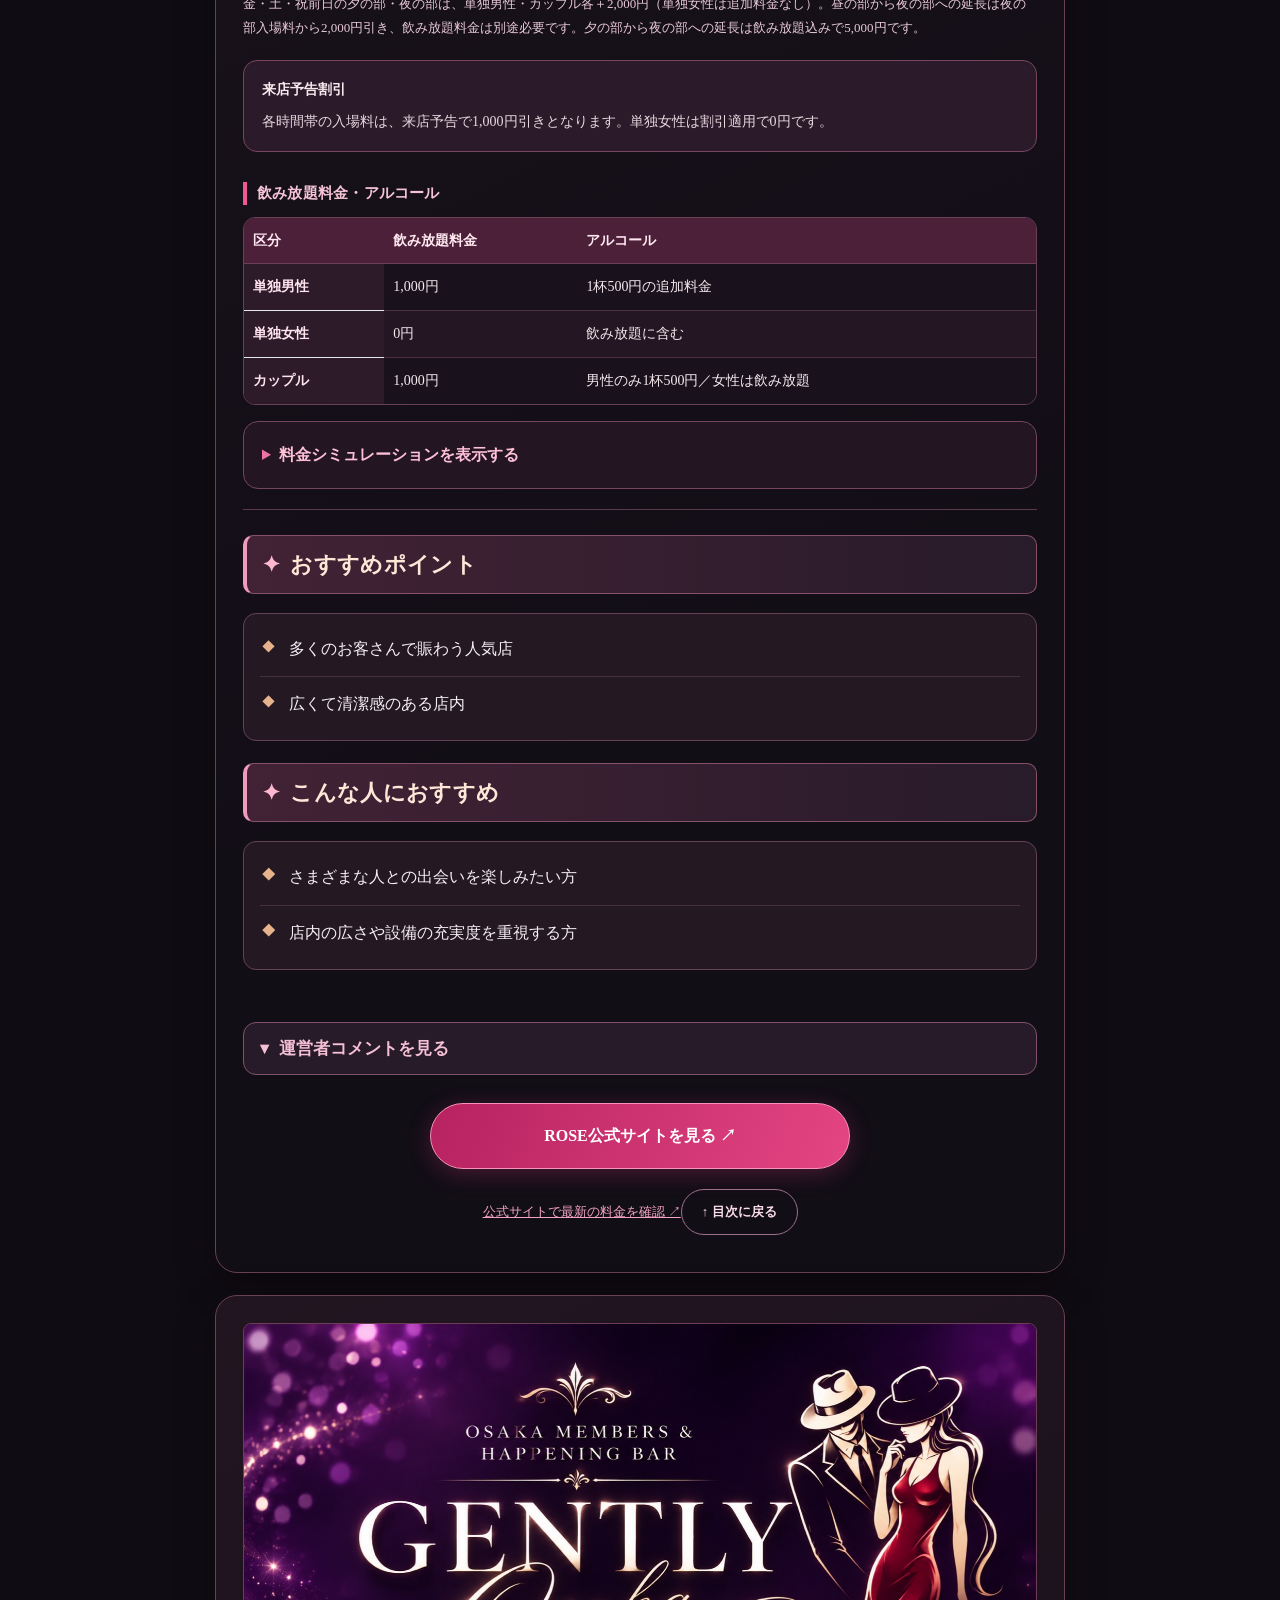
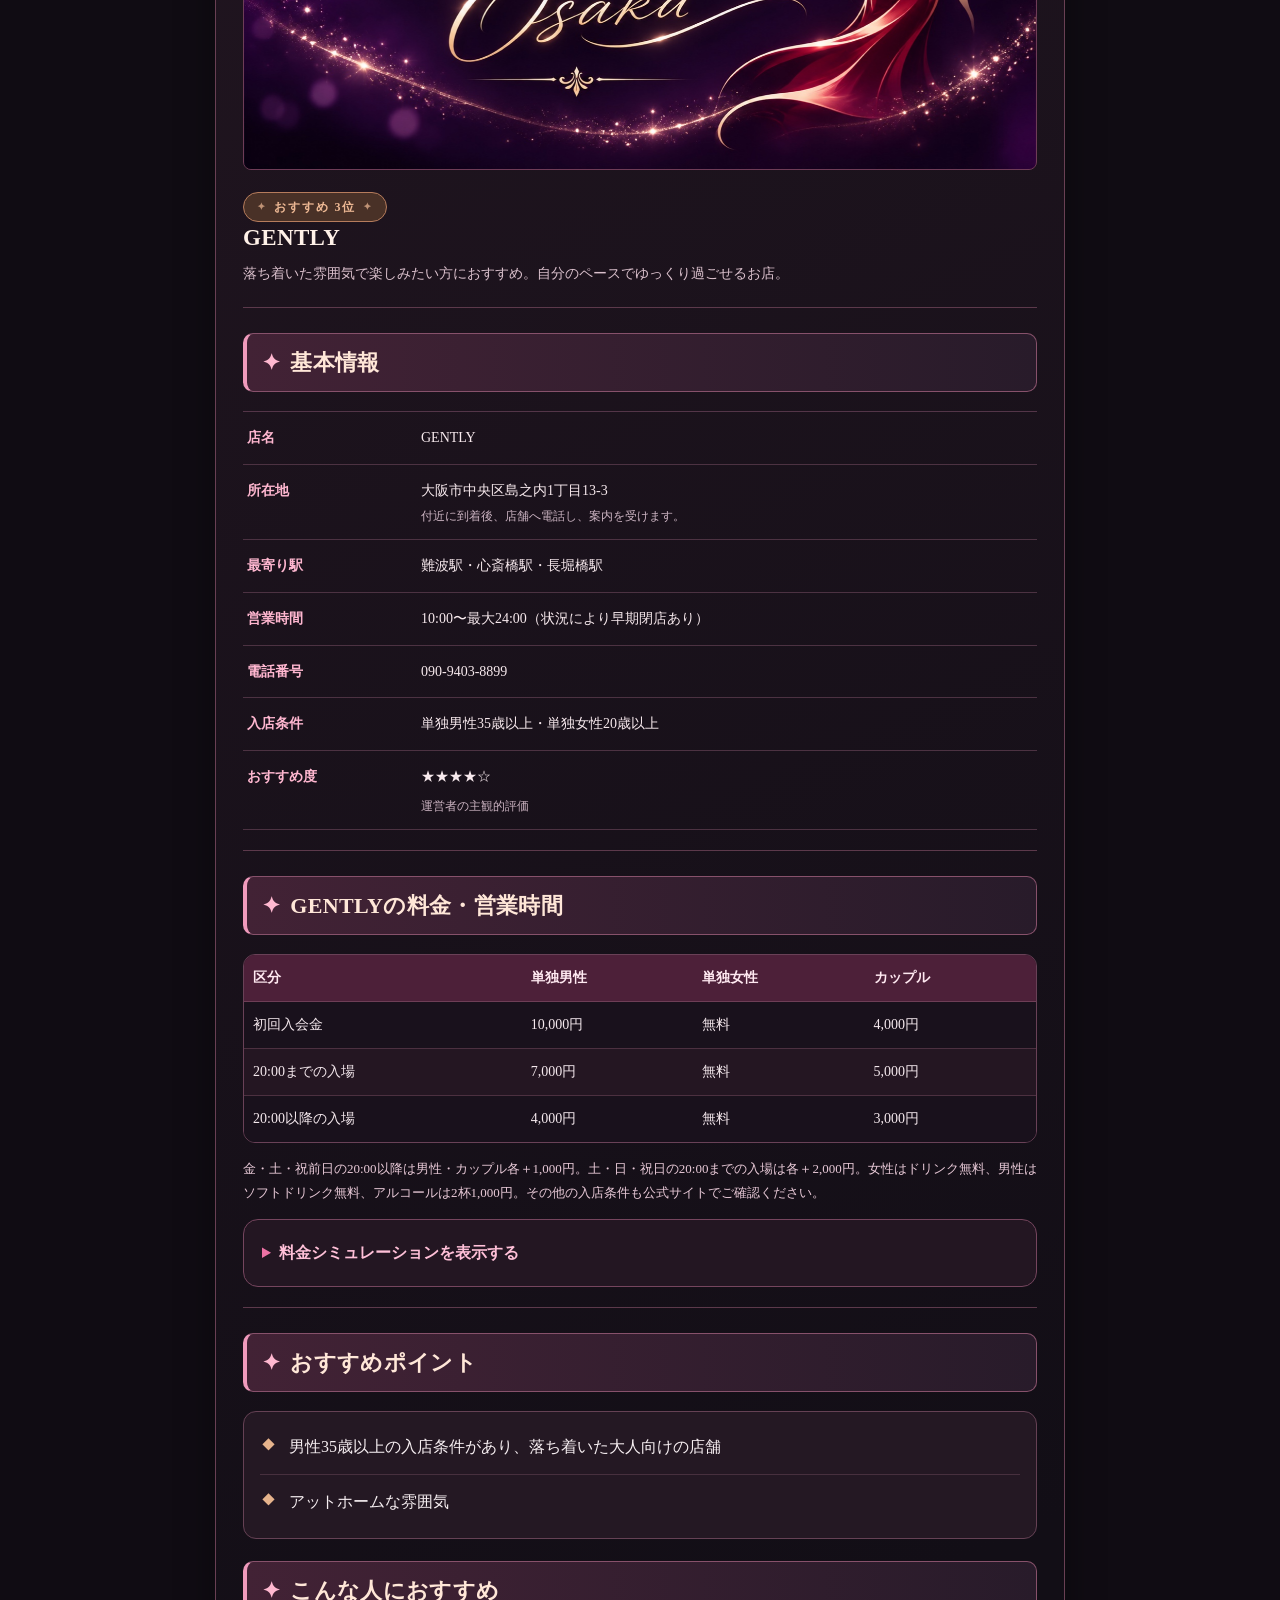
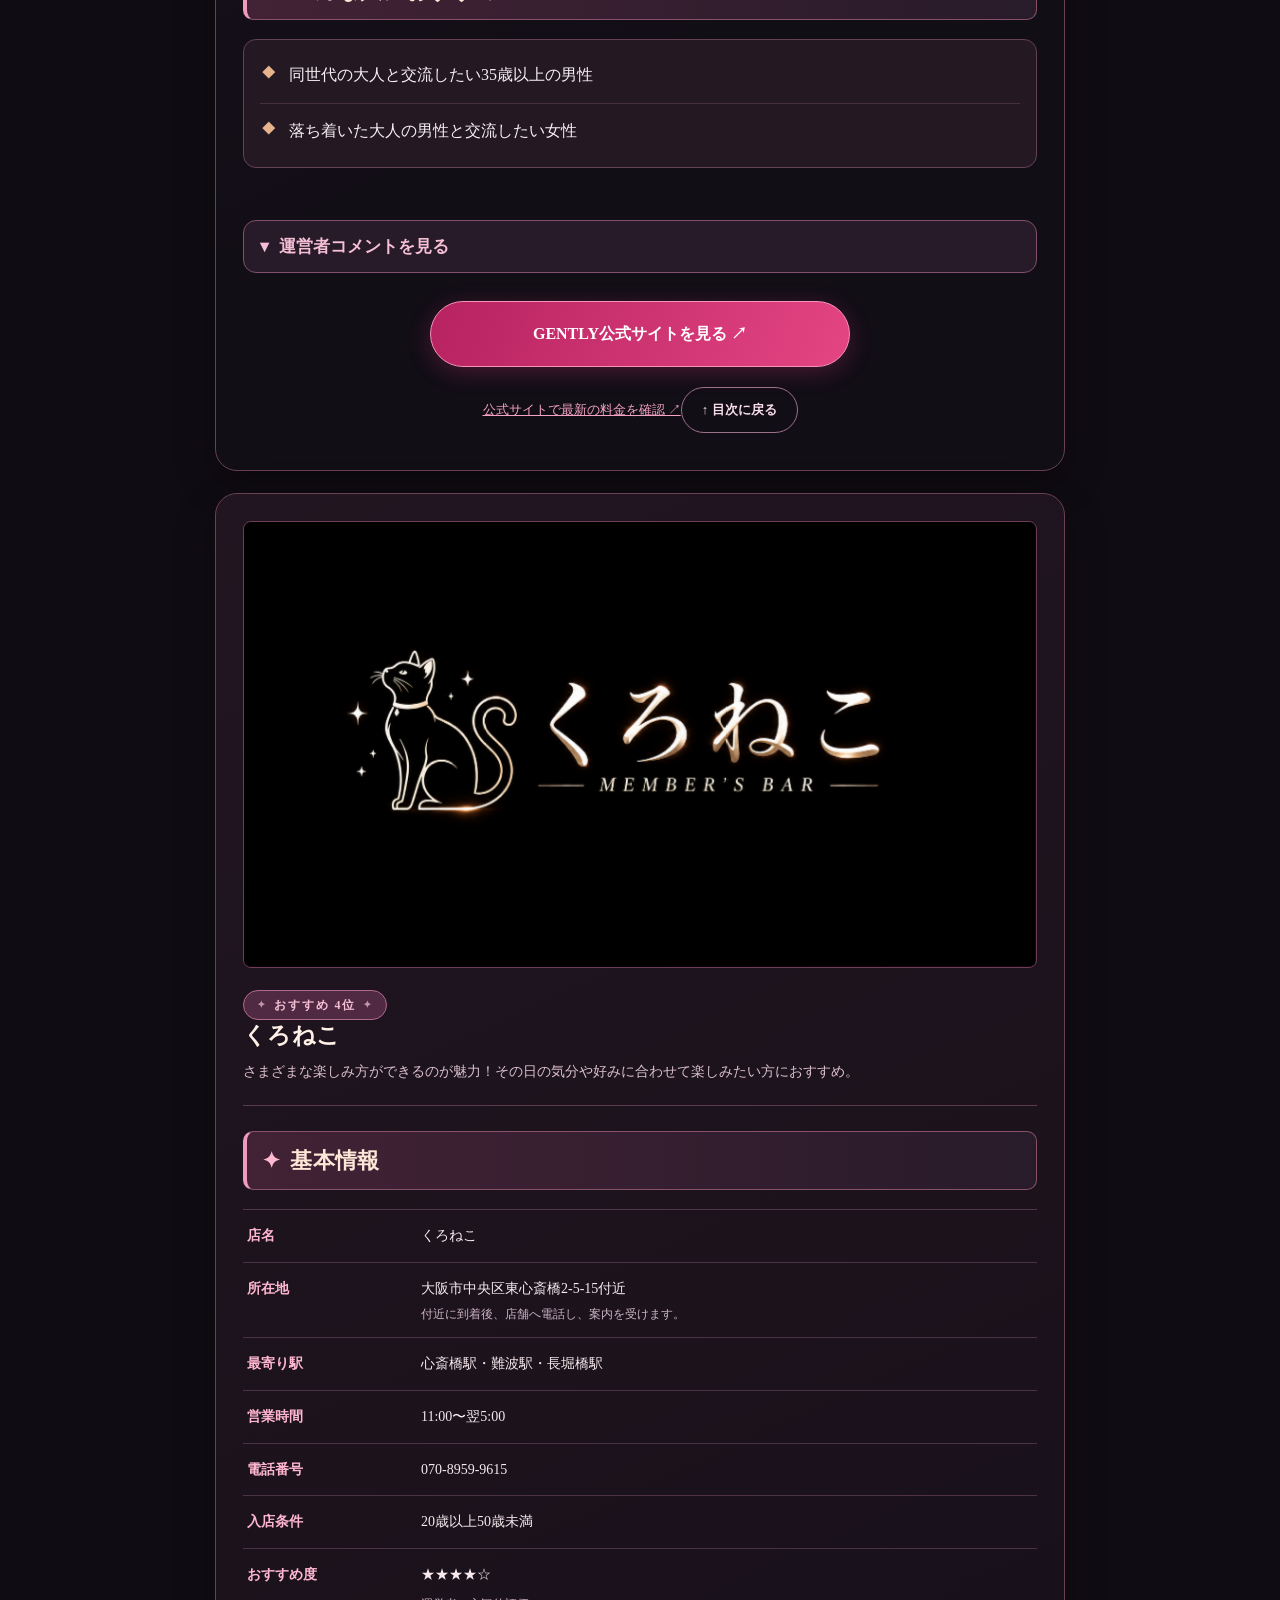
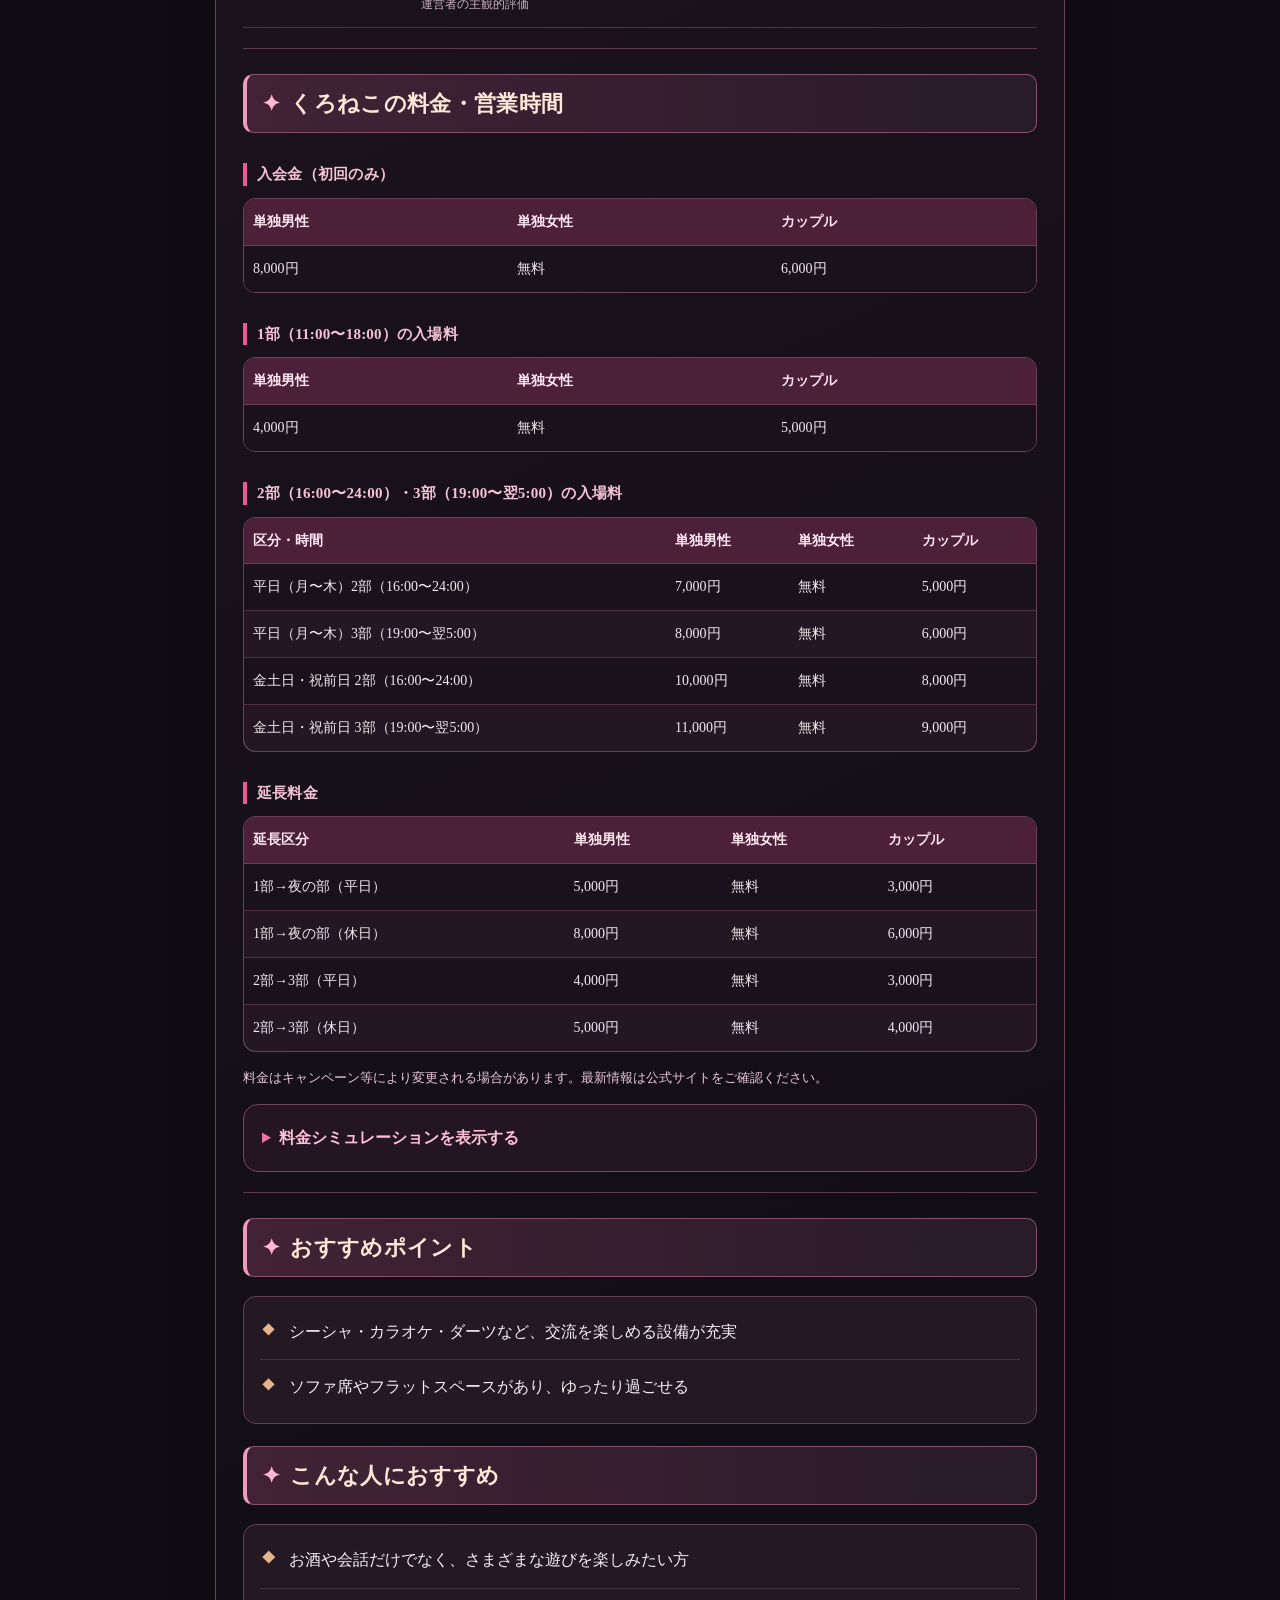
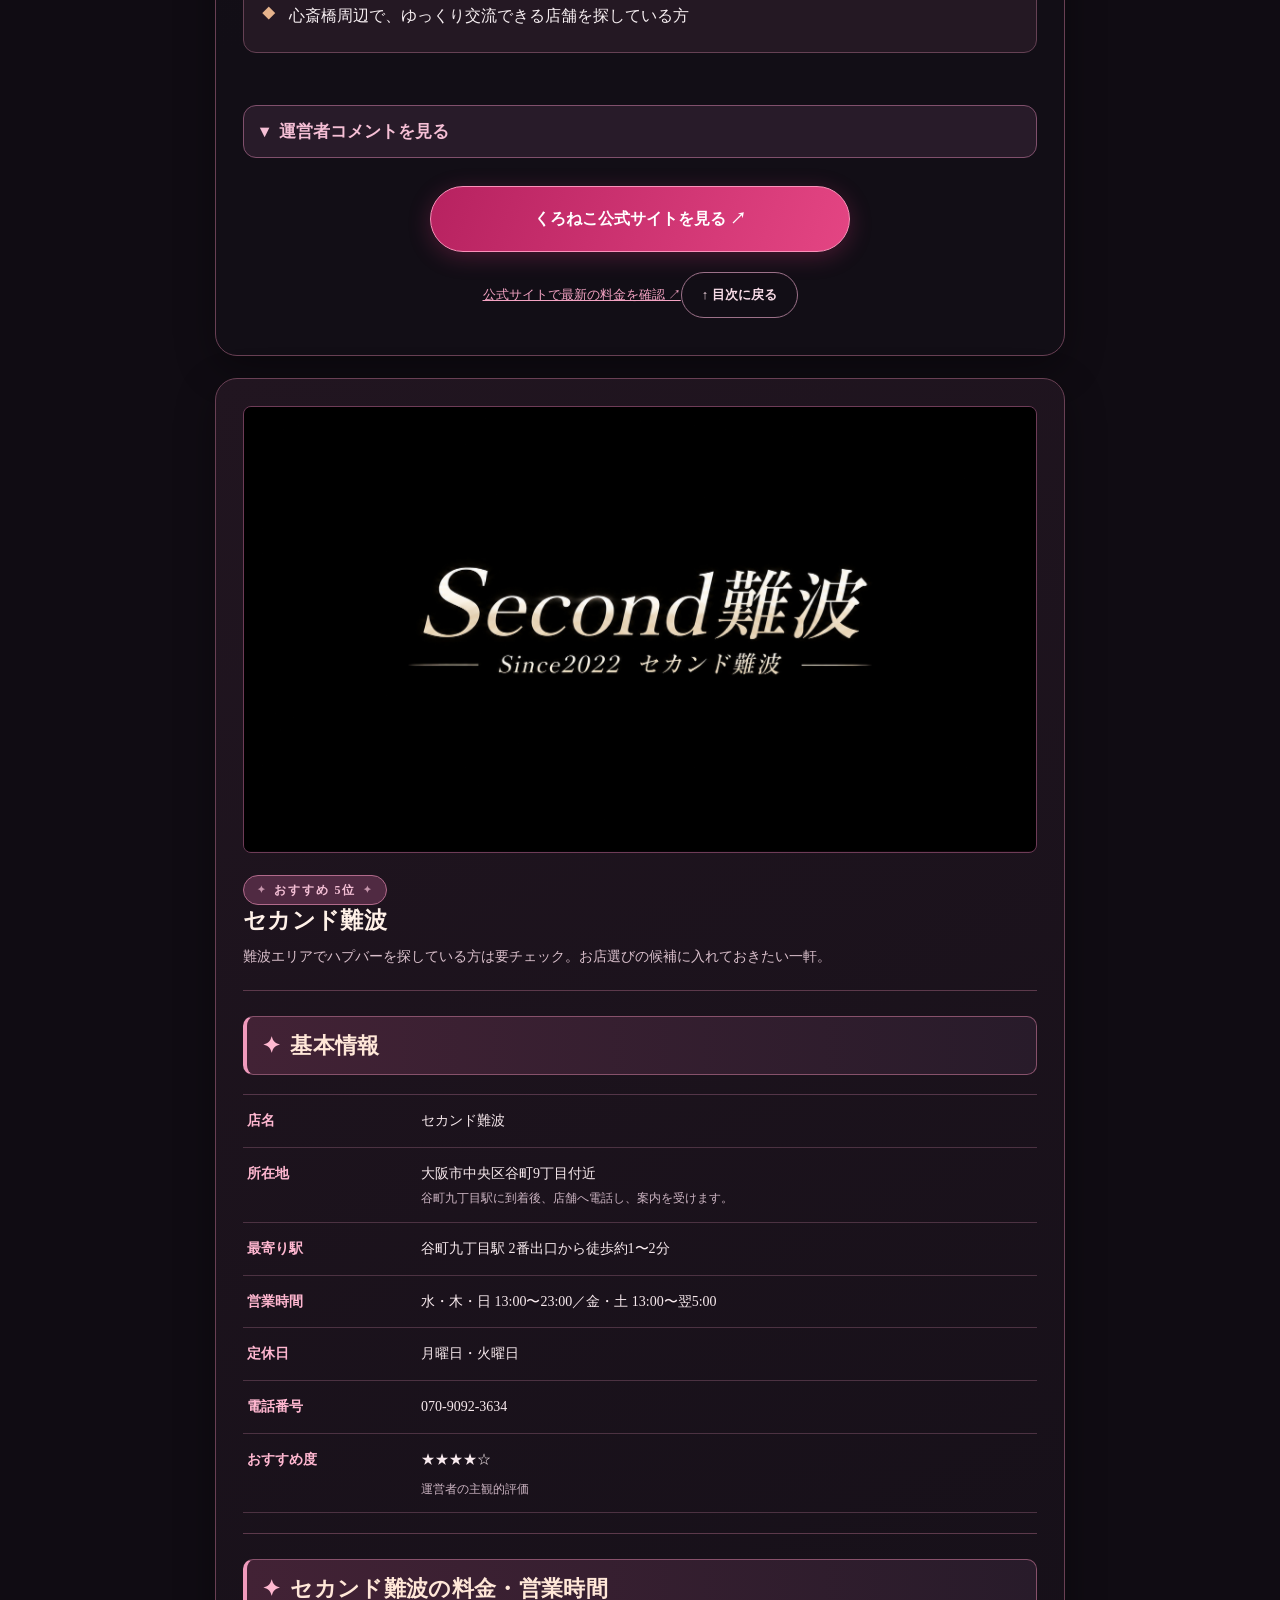
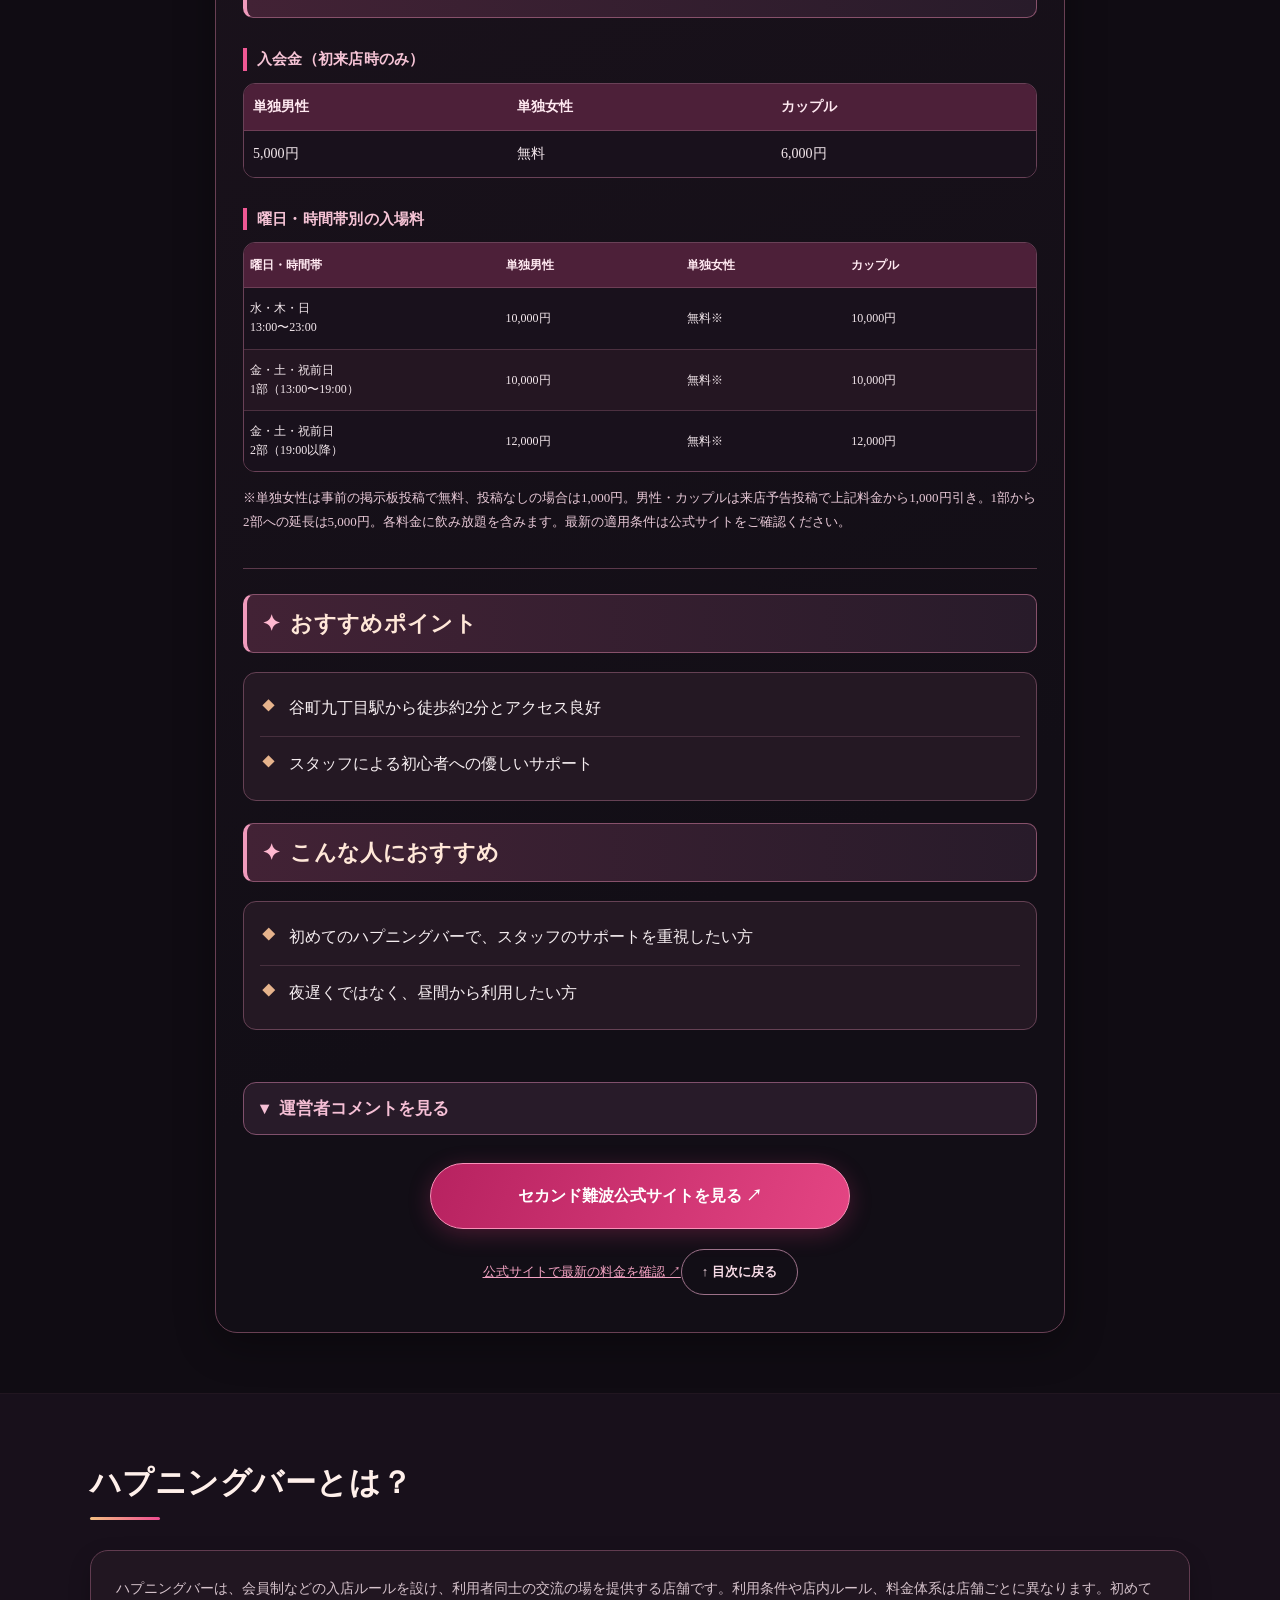
<file: index (1).html>
<!DOCTYPE html>

<html lang="ja">
<head>
<meta charset="utf-8"/>
<meta content="width=device-width, initial-scale=1" name="viewport"/>
<meta content="大阪のハプニングバーおすすめ5店を紹介。Madonna・ROSE・GENTLY・くろねこ・セカンド難波の公式サイト、料金・営業時間の確認方法を掲載。難波・心斎橋・梅田の店舗情報や初心者向けの入店手順・持ち物も解説します。" name="description"/>
<title>
大阪のハプニングバーおすすめ店舗｜料金・実体験・店舗一覧【難波・心斎橋・梅田】
</title>
<link href="style.css" rel="stylesheet"/>
<script type="application/ld+json">
{
  "@context": "https://schema.org",
  "@graph": [
    {
      "@type": "WebPage",
      "name": "大阪のハプニングバーおすすめ5店｜難波・心斎橋・梅田の料金・営業時間",
      "description": "大阪のハプニングバーおすすめ5店を紹介。Madonna・ROSE・GENTLY・くろねこ・セカンド難波の公式サイト、料金・営業時間の確認方法を掲載。難波・心斎橋・梅田の店舗情報や初心者向けの入店手順・持ち物も解説します。",
      "inLanguage": "ja"
    },
    {
      "@type": "ItemList",
      "name": "大阪のおすすめハプニングバー5店",
      "numberOfItems": 5,
      "itemListOrder": "https://schema.org/ItemListOrderAscending",
      "itemListElement": [
        {
          "@type": "ListItem",
          "position": 1,
          "name": "Madonna（マドンナ）"
        },
        {
          "@type": "ListItem",
          "position": 2,
          "name": "ROSE"
        },
        {
          "@type": "ListItem",
          "position": 3,
          "name": "GENTLY"
        },
        {
          "@type": "ListItem",
          "position": 4,
          "name": "くろねこ"
        },
        {
          "@type": "ListItem",
          "position": 5,
          "name": "セカンド難波"
        }
      ]
    }
  ]
}
</script>
</head>
<body>
<header class="header">
<div class="container header-inner">
<a aria-label="OSAKA BAR GUIDEの目次へ移動" class="logo" href="#contents">
     OSAKA
     <span>
      BAR GUIDE
     </span>
<span aria-hidden="true" class="logo-jump-hint">目次へ ↓</span>
</a>
</div>
</header>
<main id="top">
<section class="hero">
<div class="container hero-inner">
<div class="hero-copy">
<span class="eyebrow">
       OSAKA HAPPENING BAR GUIDE
      </span>
<h1>
       大阪のハプニングバー
       <br/>
<em>
        おすすめガイド
       </em>
</h1>
<p>
       大阪・難波・心斎橋・梅田でハプニングバーをお探しの方へ。おすすめ店舗の料金・特徴・雰囲気をわかりやすく紹介。初めてで不安な方にも安心してお店を選んでいただけるよう、役立つ情報をまとめました。自分に合ったお店を見つけてみてください。
      </p>
</div>
</div>
</section>
<section aria-label="ページ内目次" class="toc-area" id="contents">
<div class="container">
<div class="toc-heading">
<b>
       CONTENTS
      </b>
<span>
       気になる項目へ移動
      </span>
</div>
<nav aria-label="ページ内の項目と店舗一覧" class="toc"><a href="#shops">おすすめ5店</a><a href="#about">ハプニングバーとは？</a><a href="#beginner">初心者ガイド</a><a href="#items">必要な持ち物</a><div class="toc-region-row toc-region-minami">
<input aria-label="minamiの店舗一覧を開閉" class="toc-toggle" id="toc-minami-toggle" type="checkbox"/>
<div class="toc-region-pair"><a href="#steps">入店までの流れ</a><label class="toc-expand-label" for="toc-minami-toggle">ミナミの店舗<span aria-hidden="true" class="toc-chevron">⌄</span></label></div>
<div aria-label="minamiの店舗一覧" class="toc-submenu toc-submenu-minami"><a aria-label="大阪ミナミのMadonnaの店舗情報を開く" data-toc-shop="true" href="#minami-madonna"><span aria-hidden="true" class="toc-diamond">◆</span>Madonna（マドンナ）</a><a aria-label="大阪ミナミのROSEの店舗情報を開く" data-toc-shop="true" href="#minami-rose"><span aria-hidden="true" class="toc-diamond">◆</span>ROSE</a><a data-toc-shop="true" href="#minami-gently"><span aria-hidden="true" class="toc-diamond">◆</span>GENTLY</a><a data-toc-shop="true" href="#minami-kuroneko"><span aria-hidden="true" class="toc-diamond">◆</span>くろねこ</a><a data-toc-shop="true" href="#minami-second-namba"><span aria-hidden="true" class="toc-diamond">◆</span>セカンド難波</a><a data-toc-shop="true" href="#minami-secret"><span aria-hidden="true" class="toc-diamond">◆</span>SECRET</a><a data-toc-shop="true" href="#minami-esz"><span aria-hidden="true" class="toc-diamond">◆</span>ESZ</a><a data-toc-shop="true" href="#minami-cross-owl"><span aria-hidden="true" class="toc-diamond">◆</span>CROSS OWL</a><a data-toc-shop="true" href="#minami-rosier"><span aria-hidden="true" class="toc-diamond">◆</span>Rosier（ロジェ）</a><a data-toc-shop="true" href="#minami-voile"><span aria-hidden="true" class="toc-diamond">◆</span>サロンVoile（ヴェール）</a><a data-toc-shop="true" href="#minami-red-dragon"><span aria-hidden="true" class="toc-diamond">◆</span>RED DRAGON 本店</a><a data-toc-shop="true" href="#minami-romantic"><span aria-hidden="true" class="toc-diamond">◆</span>ROMANTIC（ロマンティック）</a><a data-toc-shop="true" href="#minami-red-revolution"><span aria-hidden="true" class="toc-diamond">◆</span>RED REVOLUTION（マダムエロペ：名称要確認）</a><a data-toc-shop="true" href="#minami-perv"><span aria-hidden="true" class="toc-diamond">◆</span>Perv（パフ）</a><a data-toc-shop="true" href="#minami-datura-eden"><span aria-hidden="true" class="toc-diamond">◆</span>ダチュラエデン</a><a data-toc-shop="true" href="#minami-melinda"><span aria-hidden="true" class="toc-diamond">◆</span>XOXO Melinda（メリンダ）</a></div>
</div><div class="toc-region-row toc-region-kita">
<input aria-label="kitaの店舗一覧を開閉" class="toc-toggle" id="toc-kita-toggle" type="checkbox"/>
<div class="toc-region-pair"><label class="toc-expand-label" for="toc-kita-toggle">キタの店舗<span aria-hidden="true" class="toc-chevron">⌄</span></label><a href="#prices">料金比較</a></div>
<div aria-label="kitaの店舗一覧" class="toc-submenu toc-submenu-kita"><a data-toc-shop="true" href="#kita-red-dragon"><span aria-hidden="true" class="toc-diamond">◆</span>レッドドラゴン梅田</a></div>
</div><a href="#rules">ルール・マナー</a><a href="#faq">よくある質問（FAQ）</a></nav>
</div>
</section>
<section class="section" id="shops">
<div class="container">
<div class="section-heading">
<h2>
       大阪のおすすめハプバー5店
      </h2>
<p>
       まずは、大阪のハプニングバーの中から、特におすすめしたい5店舗をランキング形式でご紹介します。
      </p>
</div>
<div class="night-guide">
<div class="shop-cards">
<article class="shop-card" id="madonna">
<div class="shop-photo">
<img alt="Madonna（マドンナ）のイメージ画像" loading="lazy" src="image/madonna.jpg"/>
</div>
<div class="shop-heading">
<span class="shop-number rank-sparkle rank-gold"><span aria-hidden="true" class="rank-star rank-star-left">✦</span>おすすめ 1位<span aria-hidden="true" class="rank-star rank-star-right">✦</span></span>
<h3 class="shop-name">
          Madonna（マドンナ）
         </h3>
<p class="shop-lead">
          大阪でハプバーに行くなら、まずはここ！初めての方にもおすすめしたい、賑わいのある人気店。
         </p>
</div>
<section class="shop-section" id="madonna-info">
<h4 class="shop-section-heading">
          基本情報
         </h4>
<dl class="facts">
<div>
<dt>
            店名
           </dt>
<dd>
            Madonna（マドンナ）
           </dd>
</div>
<div>
<dt>
            所在地
           </dt>
<dd>
            大阪市中央区東心斎橋2丁目2-29付近
            
<small class="address-note">付近に到着後、店舗へ電話し、案内を受けます。</small></dd>
</div>
<div>
<dt>
            最寄り駅
           </dt>
<dd>
            長堀橋駅・日本橋駅・心斎橋駅・難波駅
           </dd>
</div>
<div>
<dt>
            営業時間
           </dt>
<dd>
            13:00〜翌5:00
           </dd>
</div>
<div>
<dt>
            電話番号
           </dt>
<dd>
            090-6674-3344
           </dd>
</div>
<div><dt>入店条件</dt><dd>男女とも45歳まで</dd></div><div>
<dt>
            おすすめ度
           </dt>
<dd>
<span aria-label="5点満点中5点" class="stars">
             ★★★★★
            </span>
<small class="rating-caption">
             運営者の主観的評価
            </small>
</dd>
</div>
</dl>
</section>
<section class="shop-section" id="madonna-price">
<h4 class="shop-section-heading">
          Madonnaの料金・営業時間
         </h4>
<p style="font-size: 0.9rem; line-height: 1.8;">
          料金は「入会金」「入場料」「飲み放題料金」が基本です。男性・女性・カップルで異なり、入場する時間帯によっても変わります。
         </p>
<h5>
          入会金（初来店時のみ）
         </h5>
<div class="price-table-wrap">
<table class="price-table">
<thead>
<tr>
<th>
              単独男性
             </th>
<th>
              単独女性
             </th>
<th>
              カップル
             </th>
</tr>
</thead>
<tbody>
<tr>
<td>
              10,000円
             </td>
<td>
              0円
             </td>
<td>
              5,000円
             </td>
</tr>
</tbody>
</table>
</div>
<h5>
          営業時間と部の区分
         </h5>
<div class="price-table-wrap">
<table class="price-table">
<thead>
<tr>
<th>
              時間帯
             </th>
<th>
              営業時間
             </th>
<th>
              入場の注意
             </th>
</tr>
</thead>
<tbody>
<tr>
<th>
              昼の部（1部）
             </th>
<td>
              13:00〜19:00
             </td>
<td>
              16:20までの入場が昼の部扱い
             </td>
</tr>
<tr>
<th>
              夕の部（1.5部）
             </th>
<td>
              16:30〜23:30
             </td>
<td>
              19:00以降の入場は夜の部扱い
             </td>
</tr>
<tr>
<th>
              夜の部（2部）
             </th>
<td>
              19:00〜翌5:00
             </td>
<td>
</td>
</tr>
</tbody>
</table>
</div>
<h5>
          時間帯別の入場料
         </h5>
<div class="price-table-wrap">
<table class="price-table">
<thead>
<tr>
<th>
              時間帯
             </th>
<th>
              単独男性
             </th>
<th>
              単独女性
             </th>
<th>
              カップル
             </th>
</tr>
</thead>
<tbody>
<tr>
<th>
              昼の部
             </th>
<td>
              6,000円
             </td>
<td>
              1,000円
             </td>
<td>
              4,000円
             </td>
</tr>
<tr>
<th>
              夕の部
             </th>
<td>
              7,000円
             </td>
<td>
              1,000円
             </td>
<td>
              5,000円
             </td>
</tr>
<tr>
<th>
              夜の部
             </th>
<td>
              8,000円
             </td>
<td>
              1,000円
             </td>
<td>
              6,000円
             </td>
</tr>
</tbody>
</table>
</div>
<p class="shop-detail-note extra-fee-note">金・土・祝前日の夕の部・夜の部は、単独男性・カップル各＋2,000円（単独女性は追加料金なし）。昼の部から夜の部への延長は夜の部入場料から2,000円引き、飲み放題料金は別途必要です。夕の部から夜の部への延長は飲み放題込みで5,000円です。</p><div class="price-note">
<strong>
           来店予告割引
          </strong>
<p>
           各時間帯の入場料は、来店予告で1,000円引きとなります。単独女性は割引適用で0円です。
          </p>
</div>
<h5>
          飲み放題料金・アルコール
         </h5>
<div class="price-table-wrap">
<table class="price-table">
<thead>
<tr>
<th>
              区分
             </th>
<th>
              飲み放題料金
             </th>
<th>
              アルコール
             </th>
</tr>
</thead>
<tbody>
<tr>
<th>
              単独男性
             </th>
<td>
              1,000円
             </td>
<td>
              1杯500円の追加料金
             </td>
</tr>
<tr>
<th>
              単独女性
             </th>
<td>
              0円
             </td>
<td>
              飲み放題に含む
             </td>
</tr>
<tr>
<th>
              カップル
             </th>
<td>
              1,000円
             </td>
<td>
              男性のみ1杯500円／女性は飲み放題
             </td>
</tr>
</tbody>
</table>
</div>
<details class="sim-toggle">
<summary>
           料金シミュレーションを表示する
          </summary>
<div class="price-note">
<h4 class="simulation-title">
            料金シミュレーション
           </h4>
<div class="simulation-case">
<p class="simulation-heading">
             ① 新規の単独男性が水曜日（平日）の夕の部を利用する場合
            </p>
<p class="simulation-condition">
             来店予告あり・アルコールなし
            </p>
<div class="simulation-breakdown">
<p>
              入会金：10,000円
             </p>
<p>
              入場料（割引後）：6,000円
             </p>
<p>
              ソフトドリンク飲み放題：1,000円
             </p>
</div>
<p class="simulation-total">
             合計：
             <strong>
              17,000円
             </strong>
</p>
</div>
<div class="simulation-case">
<p class="simulation-heading">
             ② 会員(2回目以降来店)の単独男性が土曜日の夜の部を利用する場合
            </p>
<p class="simulation-condition">
             来店予告あり・アルコール2杯注文
            </p>
<div class="simulation-breakdown">
<p>
              入会金：なし
             </p>
<p>
              入場料（割引後）：7,000円
             </p>
<p>
              休日料金：2,000円
             </p>
<p>
              ソフトドリンク飲み放題：1,000円
             </p>
<p>
              アルコール2杯：1,000円
             </p>
</div>
<p class="simulation-total">
             合計：
             <strong>
              11,000円
             </strong>
</p>
</div>
<p class="simulation-disclaimer">
            ※上記は記載条件で利用した場合の料金目安です。
    実際の料金はキャンペーン等によって異なる場合があります。
           </p>
</div>
</details>
<section class="shop-section" id="madonna-review">
<h4 class="shop-section-heading">
           おすすめポイント
          </h4>
<ul class="detail-list feature-diamond-list">
<li>
            大阪でも特に賑わいのある人気店
           </li>
<li>
            スタッフやオーナーが親しみやすく、初めてでも馴染みやすい
           </li>
<li>
            店内が広く、ソファやトイレなどの設備にも清潔感がある
           </li>
</ul>
<h4 class="shop-section-heading">
           こんな人におすすめ
          </h4>
<ul class="detail-list audience-diamond-list">
<li>
            初めてハプニングバーに行こうとしている方
           </li>
<li>
            興味はあるけれど、なかなか勇気が出ない方
           </li>
</ul>
</section>
<section class="operator-comment-section">
<details class="operator-comment-toggle">
<summary>運営者コメントを見る</summary>
<div class="operator-comment-content">
<p>結論から言うと、個人的に一番おすすめしたいお店です。私自身も何度も足を運んでいる、大好きなお店です。</p>
<p>Madonnaの一番の魅力は、何といっても居心地の良さだと思います。</p>
<p>ハプニングバーと聞くと、少し怖かったり、常に刺激的な雰囲気だったりするイメージを持つ方もいるかもしれません。</p>
<p>しかし、Madonnaは良い意味で「ハプニングバーらしくない」お店だと感じています。</p>
<p>何かをしなければいけないという雰囲気はなく、普通のバーのようにお酒や会話を楽しむだけでも十分に楽しく過ごせます。</p>
<p>スタッフさんはもちろん、お客さんにも優しい方が多い印象です。初めての方にも自然と話しかけてくれる方がいて、一人でも楽しみやすいと思います。</p>
<p>また、店内は広く、ソファやトイレなどの設備も綺麗で、清潔感があります。</p>
<p>時間帯によって雰囲気が変わるのも特徴で、平日のお昼は比較的落ち着いていることが多く、週末など人が集まる時間帯には賑やかな雰囲気を楽しめます。</p>
<p>イベントも豊富で、私自身、実際に参加して楽しかった企画がたくさんあります。お客さんを楽しませようとするオーナーさんやスタッフさんの姿勢も、このお店が好きな理由の一つです。</p>
<p>料金体系もわかりやすく、来店予告による割引などが用意されているのも嬉しいポイントです。</p>
<hr style="border:0; border-top:1px solid currentColor; opacity:.35; width:100%; margin:1.8em 0;"/>
<p><strong>初めて行こうか迷っている方へ。</strong></p>
<p>実は、私が初めて訪れたハプニングバーもMadonnaでした。</p>
<p>初めて行ったときはとても緊張して、お店の近くまで来たのに電話をかける勇気が出ず、住所の周辺をうろうろしていたのを覚えています（笑）。</p>
<p>それでも、一度足を運んでみると、想像していたよりも居心地が良く、今では何度も通うほどお気に入りのお店になりました。</p>
<p>最初の一歩は勇気がいるかもしれませんが、興味がある方にはぜひ一度足を運んでみてほしいと思います。</p>
<p>長くなってしまいましたが、とにかく自信を持っておすすめしたいお店です。</p>
</div>
</details></section><div class="shop-actions">
<a class="official-button" href="https://club-madonna.jp/" rel="noopener noreferrer" target="_blank">
           Madonna公式サイトを見る
           <span aria-hidden="true">
            ↗
           </span>
</a><a class="sub-link" href="https://www.club-madonna.jp/charge" rel="noopener noreferrer" target="_blank">公式サイトで最新の料金を確認 ↗</a>
<a class="back-to-list" href="#contents">↑ 目次に戻る</a></div>
</section>
</article>
<article class="shop-card" id="shop-2"><div class="shop-photo-placeholder"><img alt="ROSEの店舗写真" loading="lazy" onerror="this.hidden=true" src="image/rose.jpg"/><span>店舗写真 02</span></div>
<div class="shop-heading"><span class="shop-number rank-sparkle rank-silver"><span aria-hidden="true" class="rank-star rank-star-left">✦</span>おすすめ 2位<span aria-hidden="true" class="rank-star rank-star-right">✦</span></span><h3 class="shop-name">ROSE</h3><p class="shop-lead">
          広々とした店内と清潔感が魅力。快適な空間で楽しみたい方におすすめのハプニングバーです。
         </p></div>
<section class="shop-section"><h4 class="shop-section-heading">基本情報</h4><dl class="facts"><div><dt>店名</dt><dd>ROSE</dd></div><div><dt>所在地</dt><dd>大阪市中央区島之内2丁目14-23付近<small class="address-note">付近に到着後、店舗へ電話し、案内を受けます。</small></dd></div><div><dt>最寄り駅</dt><dd>長堀橋駅・日本橋駅・心斎橋駅・難波駅</dd></div><div><dt>営業時間</dt><dd>13:00〜翌5:00</dd></div><div><dt>電話番号</dt><dd><a href="tel:08044892233">080-4489-2233</a></dd></div><div><dt>入店条件</dt><dd>男女とも45歳まで</dd></div><div><dt>おすすめ度</dt><dd><span aria-label="5点満点中5点" class="stars">★★★★★</span><small class="rating-caption">運営者の主観的評価</small></dd></div></dl></section><section class="shop-section">
<h4 class="shop-section-heading">ROSEの料金・営業時間</h4>
<p style="font-size: 0.9rem; line-height: 1.8;">
          料金は「入会金」「入場料」「飲み放題料金」が基本です。男性・女性・カップルで異なり、入場する時間帯によっても変わります。
         </p>
<h5>
          入会金（初来店時のみ）
         </h5>
<div class="price-table-wrap">
<table class="price-table">
<thead>
<tr>
<th>
              単独男性
             </th>
<th>
              単独女性
             </th>
<th>
              カップル
             </th>
</tr>
</thead>
<tbody>
<tr>
<td>
              10,000円
             </td>
<td>
              0円
             </td>
<td>
              5,000円
             </td>
</tr>
</tbody>
</table>
</div>
<h5>
          営業時間と部の区分
         </h5>
<div class="price-table-wrap">
<table class="price-table">
<thead>
<tr>
<th>
              時間帯
             </th>
<th>
              営業時間
             </th>
<th>
              入場の注意
             </th>
</tr>
</thead>
<tbody>
<tr>
<th>
              昼の部（1部）
             </th>
<td>13:00〜19:00</td>
<td>16:20以降の入場は夕の部扱い</td>
</tr>
<tr>
<th>
              夕の部（1.5部）
             </th>
<td>16:30〜23:30</td>
<td>19:00以降の入場は夜の部扱い</td>
</tr>
<tr>
<th>
              夜の部（2部）
             </th>
<td>19:00〜翌5:00</td>
<td>
</td>
</tr>
</tbody>
</table>
</div>
<h5>
          時間帯別の入場料
         </h5>
<div class="price-table-wrap">
<table class="price-table">
<thead>
<tr>
<th>
              時間帯
             </th>
<th>
              単独男性
             </th>
<th>
              単独女性
             </th>
<th>
              カップル
             </th>
</tr>
</thead>
<tbody>
<tr>
<th>
              昼の部
             </th>
<td>
              6,000円
             </td>
<td>
              1,000円
             </td>
<td>
              4,000円
             </td>
</tr>
<tr>
<th>
              夕の部
             </th>
<td>
              7,000円
             </td>
<td>
              1,000円
             </td>
<td>
              5,000円
             </td>
</tr>
<tr>
<th>
              夜の部
             </th>
<td>
              8,000円
             </td>
<td>
              1,000円
             </td>
<td>
              6,000円
             </td>
</tr>
</tbody>
</table>
</div>
<p class="shop-detail-note extra-fee-note">金・土・祝前日の夕の部・夜の部は、単独男性・カップル各＋2,000円（単独女性は追加料金なし）。昼の部から夜の部への延長は夜の部入場料から2,000円引き、飲み放題料金は別途必要です。夕の部から夜の部への延長は飲み放題込みで5,000円です。</p><div class="price-note">
<strong>
           来店予告割引
          </strong>
<p>
           各時間帯の入場料は、来店予告で1,000円引きとなります。単独女性は割引適用で0円です。
          </p>
</div>
<h5>
          飲み放題料金・アルコール
         </h5>
<div class="price-table-wrap">
<table class="price-table">
<thead>
<tr>
<th>
              区分
             </th>
<th>
              飲み放題料金
             </th>
<th>
              アルコール
             </th>
</tr>
</thead>
<tbody>
<tr>
<th>
              単独男性
             </th>
<td>
              1,000円
             </td>
<td>
              1杯500円の追加料金
             </td>
</tr>
<tr>
<th>
              単独女性
             </th>
<td>
              0円
             </td>
<td>
              飲み放題に含む
             </td>
</tr>
<tr>
<th>
              カップル
             </th>
<td>
              1,000円
             </td>
<td>
              男性のみ1杯500円／女性は飲み放題
             </td>
</tr>
</tbody>
</table>
</div>
<details class="sim-toggle">
<summary>
           料金シミュレーションを表示する
          </summary>
<div class="price-note">
<div class="simulation-case">
<p class="simulation-heading">
             ① 新規の単独男性が水曜日（平日）の夕の部を利用する場合
            </p>
<p class="simulation-condition">
             来店予告あり・アルコールなし
            </p>
<div class="simulation-breakdown">
<p>
              入会金：10,000円
             </p>
<p>
              入場料（割引後）：6,000円
             </p>
<p>
              ソフトドリンク飲み放題：1,000円
             </p>
</div>
<p class="simulation-total">
             合計：
             <strong>
              17,000円
             </strong>
</p>
</div>
<div class="simulation-case">
<p class="simulation-heading">
             ② 会員(2回目以降来店)の単独男性が土曜日の夜の部を利用する場合
            </p>
<p class="simulation-condition">
             来店予告あり・アルコール2杯注文
            </p>
<div class="simulation-breakdown">
<p>
              入会金：なし
             </p>
<p>
              入場料（割引後）：7,000円
             </p>
<p>
              休日料金：2,000円
             </p>
<p>
              ソフトドリンク飲み放題：1,000円
             </p>
<p>
              アルコール2杯：1,000円
             </p>
</div>
<p class="simulation-total">
             合計：
             <strong>
              11,000円
             </strong>
</p>
</div>
<p class="simulation-disclaimer">
            ※上記は記載条件で利用した場合の料金目安です。
    実際の料金はキャンペーン等によって異なる場合があります。
           </p>
</div>
</details>
</section>
<section class="shop-section"><h4 class="shop-section-heading">おすすめポイント</h4><ul class="detail-list feature-diamond-list"><li>多くのお客さんで賑わう人気店</li><li>広くて清潔感のある店内</li></ul><h4 class="shop-section-heading">こんな人におすすめ</h4><ul class="detail-list audience-diamond-list"><li>さまざまな人との出会いを楽しみたい方</li><li>店内の広さや設備の充実度を重視する方</li></ul></section><section class="operator-comment-section">
<details class="operator-comment-toggle">
<summary>運営者コメントを見る</summary>
<div class="operator-comment-content"><p>ここに運営者コメントを記載します（公開前に差し替え）。</p></div>
</details></section><div class="shop-actions"><a class="official-button" href="https://clubrose.jp/" rel="noopener noreferrer" target="_blank">ROSE公式サイトを見る ↗</a><a class="sub-link" href="https://clubrose.jp/charge?lang=ja" rel="noopener noreferrer" target="_blank">公式サイトで最新の料金を確認 ↗</a><a class="back-to-list" href="#contents">↑ 目次に戻る</a></div></article>
<article class="shop-card" id="shop-3"><div class="shop-photo-placeholder"><img alt="GENTLYの店舗写真" loading="lazy" onerror="this.hidden=true" src="image/gently.jpg"/><span>店舗写真 03</span></div>
<div class="shop-heading"><span class="shop-number rank-sparkle rank-bronze"><span aria-hidden="true" class="rank-star rank-star-left">✦</span>おすすめ 3位<span aria-hidden="true" class="rank-star rank-star-right">✦</span></span><h3 class="shop-name">GENTLY</h3><p class="shop-lead">
          落ち着いた雰囲気で楽しみたい方におすすめ。自分のペースでゆっくり過ごせるお店。
         </p></div>
<section class="shop-section"><h4 class="shop-section-heading">基本情報</h4><dl class="facts"><div><dt>店名</dt><dd>GENTLY</dd></div><div><dt>所在地</dt><dd>大阪市中央区島之内1丁目13-3<small class="address-note">付近に到着後、店舗へ電話し、案内を受けます。</small></dd></div><div><dt>最寄り駅</dt><dd>難波駅・心斎橋駅・長堀橋駅</dd></div><div><dt>営業時間</dt><dd>10:00〜最大24:00（状況により早期閉店あり）</dd></div><div><dt>電話番号</dt><dd>090-9403-8899</dd></div><div><dt>入店条件</dt><dd>単独男性35歳以上・単独女性20歳以上</dd></div><div><dt>おすすめ度</dt><dd><span aria-label="5点満点中4点" class="stars">★★★★☆</span><small class="rating-caption">運営者の主観的評価</small></dd></div></dl></section><section class="shop-section"><h4 class="shop-section-heading">GENTLYの料金・営業時間</h4><div class="price-table-wrap"><table class="price-table"><thead><tr><th>区分</th><th>単独男性</th><th>単独女性</th><th>カップル</th></tr></thead><tbody><tr><td>初回入会金</td><td>10,000円</td><td>無料</td><td>4,000円</td></tr><tr><td>20:00までの入場</td><td>7,000円</td><td>無料</td><td>5,000円</td></tr><tr><td>20:00以降の入場</td><td>4,000円</td><td>無料</td><td>3,000円</td></tr></tbody></table></div><p class="shop-detail-note">金・土・祝前日の20:00以降は男性・カップル各＋1,000円。土・日・祝日の20:00までの入場は各＋2,000円。女性はドリンク無料、男性はソフトドリンク無料、アルコールは2杯1,000円。その他の入店条件も公式サイトでご確認ください。</p><details class="sim-toggle"><summary>料金シミュレーションを表示する</summary><div class="price-note"><div class="simulation-case"><p class="simulation-heading">① 新規の単独男性が平日18時に入店する場合</p><p class="simulation-condition">来店予告あり・アルコールなし</p><div class="simulation-breakdown"><p>入会金：10,000円</p><p>入場料（割引後）：6,000円</p></div><p class="simulation-total">合計： <strong>16,000円</strong></p></div><div class="simulation-case"><p class="simulation-heading">② 新規の単独男性が土曜日21時に入店する場合</p><p class="simulation-condition">来店予告あり・アルコールなし</p><div class="simulation-breakdown"><p>入会金：10,000円</p><p>入場料（割引後）：3,000円</p><p>休日料金：1,000円</p></div><p class="simulation-total">合計： <strong>14,000円</strong></p></div><p class="simulation-disclaimer">※上記は指定の来店予告割引を適用した場合の計算例です。割引の適用条件・最新料金は公式サイトでご確認ください。</p></div></details></section>
<section class="shop-section"><h4 class="shop-section-heading">おすすめポイント</h4><ul class="detail-list feature-diamond-list"><li>男性35歳以上の入店条件があり、落ち着いた大人向けの店舗</li><li>アットホームな雰囲気</li></ul><h4 class="shop-section-heading">こんな人におすすめ</h4><ul class="detail-list audience-diamond-list"><li>同世代の大人と交流したい35歳以上の男性</li><li>落ち着いた大人の男性と交流したい女性</li></ul></section><section class="operator-comment-section">
<details class="operator-comment-toggle">
<summary>運営者コメントを見る</summary>
<div class="operator-comment-content"><p>ここに運営者コメントを記載します（公開前に差し替え）。</p></div>
</details></section><div class="shop-actions"><a class="official-button" href="https://nasty-osaka.com/" rel="noopener noreferrer" target="_blank">GENTLY公式サイトを見る ↗</a><a class="sub-link" href="https://nasty-osaka.com/#system" rel="noopener noreferrer" target="_blank">公式サイトで最新の料金を確認 ↗</a><a class="back-to-list" href="#contents">↑ 目次に戻る</a></div></article>
<article class="shop-card" id="shop-4"><div class="shop-photo-placeholder"><img alt="くろねこの店舗写真" loading="lazy" onerror="this.hidden=true" src="image/kuroneko.jpg"/><span>店舗写真 04</span></div>
<div class="shop-heading"><span class="shop-number rank-sparkle rank-rose"><span aria-hidden="true" class="rank-star rank-star-left">✦</span>おすすめ 4位<span aria-hidden="true" class="rank-star rank-star-right">✦</span></span><h3 class="shop-name">くろねこ</h3><p class="shop-lead">
          さまざまな楽しみ方ができるのが魅力！その日の気分や好みに合わせて楽しみたい方におすすめ。
         </p></div>
<section class="shop-section"><h4 class="shop-section-heading">基本情報</h4><dl class="facts"><div><dt>店名</dt><dd>くろねこ</dd></div><div><dt>所在地</dt><dd>大阪市中央区東心斎橋2-5-15付近<small class="address-note">付近に到着後、店舗へ電話し、案内を受けます。</small></dd></div><div><dt>最寄り駅</dt><dd>心斎橋駅・難波駅・長堀橋駅</dd></div><div><dt>営業時間</dt><dd>11:00〜翌5:00</dd></div><div><dt>電話番号</dt><dd>070-8959-9615</dd></div><div><dt>入店条件</dt><dd>20歳以上50歳未満</dd></div><div><dt>おすすめ度</dt><dd><span aria-label="5点満点中4点" class="stars">★★★★☆</span><small class="rating-caption">運営者の主観的評価</small></dd></div></dl></section><section class="shop-section"><h4 class="shop-section-heading">くろねこの料金・営業時間</h4><h5>入会金（初回のみ）</h5><div class="price-table-wrap"><table class="price-table"><thead><tr><th>単独男性</th><th>単独女性</th><th>カップル</th></tr></thead><tbody><tr><td>8,000円</td><td>無料</td><td>6,000円</td></tr></tbody></table></div><h5>1部（11:00〜18:00）の入場料</h5><div class="price-table-wrap"><table class="price-table"><thead><tr><th>単独男性</th><th>単独女性</th><th>カップル</th></tr></thead><tbody><tr><td>4,000円</td><td>無料</td><td>5,000円</td></tr></tbody></table></div><h5>2部（16:00〜24:00）・3部（19:00〜翌5:00）の入場料</h5><div class="price-table-wrap"><table class="price-table"><thead><tr><th>区分・時間</th><th>単独男性</th><th>単独女性</th><th>カップル</th></tr></thead><tbody><tr><td>平日（月〜木）2部（16:00〜24:00）</td><td>7,000円</td><td>無料</td><td>5,000円</td></tr><tr><td>平日（月〜木）3部（19:00〜翌5:00）</td><td>8,000円</td><td>無料</td><td>6,000円</td></tr><tr><td>金土日・祝前日 2部（16:00〜24:00）</td><td>10,000円</td><td>無料</td><td>8,000円</td></tr><tr><td>金土日・祝前日 3部（19:00〜翌5:00）</td><td>11,000円</td><td>無料</td><td>9,000円</td></tr></tbody></table></div><h5>延長料金</h5><div class="price-table-wrap"><table class="price-table"><thead><tr><th>延長区分</th><th>単独男性</th><th>単独女性</th><th>カップル</th></tr></thead><tbody><tr><td>1部→夜の部（平日）</td><td>5,000円</td><td>無料</td><td>3,000円</td></tr><tr><td>1部→夜の部（休日）</td><td>8,000円</td><td>無料</td><td>6,000円</td></tr><tr><td>2部→3部（平日）</td><td>4,000円</td><td>無料</td><td>3,000円</td></tr><tr><td>2部→3部（休日）</td><td>5,000円</td><td>無料</td><td>4,000円</td></tr></tbody></table></div><p class="shop-detail-note">料金はキャンペーン等により変更される場合があります。最新情報は公式サイトをご確認ください。</p><details class="sim-toggle"><summary>料金シミュレーションを表示する</summary><div class="price-note"><div class="simulation-case"><p class="simulation-heading">① 新規の単独男性が平日（月〜木）17時に2部へ入店する場合</p><p class="simulation-condition">2部（16:00〜24:00）・延長なし</p><div class="simulation-breakdown"><p>入会金：8,000円</p><p>2部入場料（平日）：7,000円</p></div><p class="simulation-total">合計： <strong>15,000円</strong></p></div><div class="simulation-case"><p class="simulation-heading">② 会員の単独男性が土曜日20時に3部へ入店する場合</p><p class="simulation-condition">3部（19:00〜翌5:00）・延長なし</p><div class="simulation-breakdown"><p>入会金：なし</p><p>3部入場料（金土日・祝前日）：11,000円</p></div><p class="simulation-total">合計： <strong>11,000円</strong></p></div><p class="simulation-disclaimer">※上記は掲載の基本料金による計算例です。飲食代・追加サービス料金は含めていません。最新の適用条件は公式サイトでご確認ください。</p></div></details></section>
<section class="shop-section"><h4 class="shop-section-heading">おすすめポイント</h4><ul class="detail-list feature-diamond-list"><li>シーシャ・カラオケ・ダーツなど、交流を楽しめる設備が充実</li><li>ソファ席やフラットスペースがあり、ゆったり過ごせる</li></ul><h4 class="shop-section-heading">こんな人におすすめ</h4><ul class="detail-list audience-diamond-list"><li>お酒や会話だけでなく、さまざまな遊びを楽しみたい方</li><li>心斎橋周辺で、ゆっくり交流できる店舗を探している方</li></ul></section><section class="operator-comment-section">
<details class="operator-comment-toggle">
<summary>運営者コメントを見る</summary>
<div class="operator-comment-content"><p>ここに運営者コメントを記載します（公開前に差し替え）。</p></div>
</details></section><div class="shop-actions"><a class="official-button" href="https://www.kuroneko.site/" rel="noopener noreferrer" target="_blank">くろねこ公式サイトを見る ↗</a><a class="sub-link" href="https://www.kuroneko.site/#price" rel="noopener noreferrer" target="_blank">公式サイトで最新の料金を確認 ↗</a><a class="back-to-list" href="#contents">↑ 目次に戻る</a></div></article>
<article class="shop-card" id="shop-5"><div class="shop-photo-placeholder"><img alt="セカンド難波の店舗写真" loading="lazy" onerror="this.hidden=true" src="image/second-namba.jpg"/><span>店舗写真 05</span></div>
<div class="shop-heading"><span class="shop-number rank-sparkle rank-rose"><span aria-hidden="true" class="rank-star rank-star-left">✦</span>おすすめ 5位<span aria-hidden="true" class="rank-star rank-star-right">✦</span></span><h3 class="shop-name">セカンド難波</h3><p class="shop-lead">
          難波エリアでハプバーを探している方は要チェック。お店選びの候補に入れておきたい一軒。
         </p></div>
<section class="shop-section"><h4 class="shop-section-heading">基本情報</h4><dl class="facts"><div><dt>店名</dt><dd>セカンド難波</dd></div><div><dt>所在地</dt><dd>大阪市中央区谷町9丁目付近<small class="address-note">谷町九丁目駅に到着後、店舗へ電話し、案内を受けます。</small></dd></div><div><dt>最寄り駅</dt><dd>谷町九丁目駅 2番出口から徒歩約1〜2分</dd></div><div><dt>営業時間</dt><dd>水・木・日 13:00〜23:00／金・土 13:00〜翌5:00</dd></div><div><dt>定休日</dt><dd>月曜日・火曜日</dd></div><div><dt>電話番号</dt><dd>070-9092-3634</dd></div><div><dt>おすすめ度</dt><dd><span aria-label="5点満点中4点" class="stars">★★★★☆</span><small class="rating-caption">運営者の主観的評価</small></dd></div></dl></section><section class="shop-section"><h4 class="shop-section-heading">セカンド難波の料金・営業時間</h4><h5>入会金（初来店時のみ）</h5>
<div class="price-table-wrap"><table class="price-table"><thead><tr><th>単独男性</th><th>単独女性</th><th>カップル</th></tr></thead><tbody><tr><td>5,000円</td><td>無料</td><td>6,000円</td></tr></tbody></table></div>
<h5>曜日・時間帯別の入場料</h5>
<div class="price-table-wrap second-entry-scroll"><table class="price-table">
<thead><tr><th>曜日・時間帯</th><th>単独男性</th><th>単独女性</th><th>カップル</th></tr></thead>
<tbody>
<tr><td>水・木・日<br/>13:00〜23:00</td><td>10,000円</td><td>無料※</td><td>10,000円</td></tr>
<tr><td>金・土・祝前日<br/>1部（13:00〜19:00）</td><td>10,000円</td><td>無料※</td><td>10,000円</td></tr>
<tr><td>金・土・祝前日<br/>2部（19:00以降）</td><td>12,000円</td><td>無料※</td><td>12,000円</td></tr>
</tbody>
</table></div><p class="shop-detail-note">※単独女性は事前の掲示板投稿で無料、投稿なしの場合は1,000円。男性・カップルは来店予告投稿で上記料金から1,000円引き。1部から2部への延長は5,000円。各料金に飲み放題を含みます。最新の適用条件は公式サイトをご確認ください。</p></section>
<section class="shop-section"><h4 class="shop-section-heading">おすすめポイント</h4><ul class="detail-list feature-diamond-list"><li>谷町九丁目駅から徒歩約2分とアクセス良好</li><li>スタッフによる初心者への優しいサポート</li></ul><h4 class="shop-section-heading">こんな人におすすめ</h4><ul class="detail-list audience-diamond-list"><li>初めてのハプニングバーで、スタッフのサポートを重視したい方</li><li>夜遅くではなく、昼間から利用したい方</li></ul></section><section class="operator-comment-section">
<details class="operator-comment-toggle">
<summary>運営者コメントを見る</summary>
<div class="operator-comment-content"><p>ここに運営者コメントを記載します（公開前に差し替え）。</p></div>
</details></section><div class="shop-actions"><a class="official-button" href="https://www.secondoasis.net/" rel="noopener noreferrer" target="_blank">セカンド難波公式サイトを見る ↗</a><a class="sub-link" href="https://www.secondoasis.net/%E6%96%99%E9%87%91%E6%A1%88%E5%86%85" rel="noopener noreferrer" target="_blank">公式サイトで最新の料金を確認 ↗</a><a class="back-to-list" href="#contents">↑ 目次に戻る</a></div></article>
</div>
</div>
</div>
</section>
<section class="section tinted" id="about">
<div class="container">
<div class="section-heading">
<h2>
       ハプニングバーとは？
      </h2>
</div>
<div class="content-card">
<p>
       ハプニングバーは、会員制などの入店ルールを設け、利用者同士の交流の場を提供する店舗です。利用条件や店内ルール、料金体系は店舗ごとに異なります。初めて利用する場合は、公式サイトで入店条件を確認し、スタッフの案内と相手の意思を尊重しましょう。
      </p>
</div>
</div>
</section>
<section class="section" id="beginner">
<div class="container">
<div class="section-heading">
<h2>
       ハプバー初心者ガイド
      </h2>
</div>
<div class="tile-grid">
<div class="content-card">
<h3>
        初心者でも楽しめる？
       </h3>
<p class="card-explanation">
        初めての方でも楽しめるお店はあります。まずは店内の雰囲気に慣れながら、自分のペースで過ごしましょう。無理に何かへ参加する必要はありません。
       </p>
</div>
<div class="content-card">
<h3>
        1人で行っても大丈夫？
       </h3>
<p class="card-explanation">
        1人で利用できるかは店舗や時間帯によって異なります。初めての場合は、来店前に入店条件や混雑状況を確認しておくと安心です。
       </p>
</div>
<div class="content-card">
<h3>
        服装は？
       </h3>
<p class="card-explanation">
        服装の決まりはお店によって異なります。清潔感のある服装を基本に、ドレスコードや着替えの必要性を公式サイトで確認しましょう。
       </p>
</div>
<div class="content-card">
<h3>
        何時頃がおすすめ？
       </h3>
<p class="card-explanation">
        初めてなら、スタッフに質問しやすい時間帯を選ぶのもおすすめです。曜日やイベントによって雰囲気が変わるため、事前に営業案内を確認しましょう。
       </p>
</div>
<div class="content-card">
<h3>
        店舗の選び方
       </h3>
<p class="card-explanation">
        料金のわかりやすさ、アクセス、店内の雰囲気、初心者への案内などを比較しましょう。口コミだけでなく公式情報もチェックするのが大切です。
       </p>
</div>
</div>
</div>
</section>
<section class="section tinted" id="items">
<div class="container">
<div class="section-heading">
<h2>
       ハプバーで必要な持ち物
      </h2>
<p>
       来店前に準備しておきたいものをまとめました。
      </p>
</div>
<div class="tile-grid">
<div class="content-card">
<h3>
        身分証明書（必須）
       </h3>
<p>
        入店時の年齢確認・会員登録のため、身分証明書の原本を持参しましょう。
       </p>
<ul class="packing-list">
<li>
         運転免許証・マイナンバーカード・パスポートなどの顔写真付き公的身分証明書
        </li>
<li>
         店舗によっては健康保険証など、追加の身分証明書が必要な場合があります
        </li>
</ul>
<p class="item-note">
        ※必要な書類の種類・点数は店舗によって異なります。来店前に必ず公式案内で確認してください。
       </p>
</div>
<div class="content-card">
<h3>
        現金（必須）
       </h3>
<p>
        入会金・入場料・ドリンク代などの支払いに備えて、余裕を持って現金を用意しましょう。
       </p>
<p class="item-note">
        クレジットカードや電子決済が使えない店舗もあります。
       </p>
</div>
<div class="content-card">
<h3>
        あると便利
       </h3>
<ul class="packing-list">
<li>
         スマートフォン（店舗への連絡・経路確認）
        </li>
<li>
         衛生用品
        </li>
<li>
         必要に応じて着替え
        </li>
</ul>
</div>
</div>
</div>
</section>
<section class="section" id="steps">
<div class="container">
<div class="section-heading">
<h2>
       ハプバー入店までの流れ
      </h2>
<p>
       初めての来店までの流れを6ステップで紹介します。
      </p>
</div>
<div class="steps">
<div class="step">
<b>
        STEP 1
       </b>
<span>
        行きたいお店を探す
       </span>
</div>
<div class="step">
<b>
        STEP 2
       </b>
<span>
        料金・入店条件・必要な持ち物を確認する
       </span>
</div>
<div class="step">
<b>
        STEP 3
       </b>
<span>
        お店が指定する場所の近くまで向かう
       </span>
</div>
<div class="step">
<b>
        STEP 4
       </b>
<span>
        店舗に電話し、詳しい場所と入店方法を確認する
       </span>
</div>
<div class="step">
<b>
        STEP 5
       </b>
<span>
        案内に従って入店する
       </span>
</div>
<div class="step">
<b>
        STEP 6
       </b>
<span>
        スタッフの案内に従い、身分証明書の提示・会員登録・料金の支払いを行う
       </span>
</div>
</div>
</div>
</section>
<section class="section tinted" id="minami">
<div class="container">
<div class="section-heading">
<h2>
       大阪ミナミのハプバー
      </h2>
<p>心斎橋・難波・日本橋エリアを中心に、大阪ミナミのハプニングバーを一挙紹介します。</p>
</div><nav aria-label="大阪ミナミの店舗名一覧" class="minami-shop-index"><h3>ミナミの店舗一覧</h3><p>店舗名を押すと、各店舗の詳細が開きます。</p><div class="minami-shop-index-links"><a href="#minami-madonna">Madonna（マドンナ）</a><a href="#minami-rose">ROSE</a><a href="#minami-gently">GENTLY</a><a href="#minami-kuroneko">くろねこ</a><a href="#minami-second-namba">セカンド難波</a><a href="#minami-secret">SECRET</a><a href="#minami-esz">ESZ</a><a href="#minami-cross-owl">CROSS OWL</a><a href="#minami-rosier">Rosier（ロジェ）</a><a href="#minami-voile">サロンVoile（ヴェール）</a><a href="#minami-red-dragon">RED DRAGON 本店</a><a href="#minami-romantic">ROMANTIC（ロマンティック）</a><a href="#minami-red-revolution">RED REVOLUTION（マダムエロペ：名称要確認）</a><a href="#minami-perv">Perv（パフ）</a><a href="#minami-datura-eden">ダチュラエデン</a><a href="#minami-melinda">XOXO Melinda（メリンダ）</a></div></nav>
<div class="night-guide">
<div class="shop-cards">
<details class="minami-accordion" id="minami-madonna">
<summary>
<span>
          Madonna（マドンナ）
         </span>
<span aria-hidden="true" class="accordion-indicator">
          ⌄
         </span>
</summary>
<div class="minami-accordion-body">
<div class="shop-photo">
<img alt="Madonna（マドンナ）の店舗画像" loading="lazy" src="image/madonna.jpg"/>
</div>
<section class="shop-section">
<h4 class="shop-section-heading">
           基本情報
          </h4>
<dl class="facts">
<div>
<dt>
             店名
            </dt>
<dd>
             Madonna（マドンナ）
            </dd>
</div>
<div>
<dt>
             所在地
            </dt>
<dd>
             大阪市中央区東心斎橋2丁目2-29付近
             <br/>
<small>付近に到着後、店舗へ電話し、案内を受けます。</small>
</dd>
</div>
<div>
<dt>
             最寄り駅
            </dt>
<dd>
             長堀橋駅・日本橋駅・心斎橋駅・難波駅
            </dd>
</div>
<div>
<dt>
             営業時間
            </dt>
<dd>
             13:00〜翌5:00
            </dd>
</div>
<div>
<dt>
             電話番号
            </dt>
<dd>
             090-6674-3344
            </dd>
</div>
<div>
<dt>
             おすすめ度
            </dt>
<dd>
<span aria-label="5点満点中5点" class="stars">
              ★★★★★
             </span>
<small class="rating-caption">
              運営者の主観的評価
             </small>
</dd>
</div>
</dl>
</section>
<section class="shop-section">
<h4 class="shop-section-heading">
           料金・営業時間
          </h4>
<p style="font-size: 0.88em; line-height: 1.75;">
           料金は「入会金」「入場料」「飲み放題料金」が基本です。男性・女性・カップルで異なり、入場する時間帯によっても変わります。
          </p>
<h5>
           入会金（初来店時のみ）
          </h5>
<div class="price-table-wrap">
<table class="price-table">
<thead>
<tr>
<th>
               単独男性
              </th>
<th>
               単独女性
              </th>
<th>
               カップル
              </th>
</tr>
</thead>
<tbody>
<tr>
<td>
               10,000円
              </td>
<td>
               0円
              </td>
<td>
               5,000円
              </td>
</tr>
</tbody>
</table>
</div>
<h5>
           営業時間と部の区分
          </h5>
<div class="price-table-wrap">
<table class="price-table">
<thead>
<tr>
<th>
               時間帯
              </th>
<th>
               営業時間
              </th>
<th>
               入場の注意
              </th>
</tr>
</thead>
<tbody>
<tr>
<th>
               昼の部（1部）
              </th>
<td>
               13:00〜19:00
              </td>
<td>
               16:20までの入場が昼の部扱い
              </td>
</tr>
<tr>
<th>
               夕の部（1.5部）
              </th>
<td>
               16:30〜23:30
              </td>
<td>
               19:00以降の入場は夜の部扱い
              </td>
</tr>
<tr>
<th>
               夜の部（2部）
              </th>
<td>
               19:00〜翌5:00
              </td>
<td>
</td>
</tr>
</tbody>
</table>
</div>
<h5>
           時間帯別の入場料
          </h5>
<div class="price-table-wrap">
<table class="price-table">
<thead>
<tr>
<th>
               時間帯
              </th>
<th>
               単独男性
              </th>
<th>
               単独女性
              </th>
<th>
               カップル
              </th>
</tr>
</thead>
<tbody>
<tr>
<th>
               昼の部
              </th>
<td>
               6,000円
              </td>
<td>
               1,000円
              </td>
<td>
               4,000円
              </td>
</tr>
<tr>
<th>
               夕の部
              </th>
<td>
               7,000円
              </td>
<td>
               1,000円
              </td>
<td>
               5,000円
              </td>
</tr>
<tr>
<th>
               夜の部
              </th>
<td>
               8,000円
              </td>
<td>
               1,000円
              </td>
<td>
               6,000円
              </td>
</tr>
</tbody>
</table>
</div>
<div class="price-note">
<strong>
            来店予告割引
           </strong>
<p>
            各時間帯の入場料は、来店予告で1,000円引きとなります。単独女性は割引適用で0円です。
           </p>
</div>
<h5>
           飲み放題料金・アルコール
          </h5>
<div class="price-table-wrap">
<table class="price-table">
<thead>
<tr>
<th>
               区分
              </th>
<th>
               飲み放題料金
              </th>
<th>
               アルコール
              </th>
</tr>
</thead>
<tbody>
<tr>
<th>
               単独男性
              </th>
<td>
               1,000円
              </td>
<td>
               1杯500円の追加料金
              </td>
</tr>
<tr>
<th>
               単独女性
              </th>
<td>
               0円
              </td>
<td>
               飲み放題に含む
              </td>
</tr>
<tr>
<th>
               カップル
              </th>
<td>
               1,000円
              </td>
<td>
               男性のみ1杯500円／女性は飲み放題
              </td>
</tr>
</tbody>
</table>
</div>
<p class="shop-detail-note extra-fee-note">金・土・祝前日の夕の部・夜の部は、単独男性・カップル各＋2,000円（単独女性は追加料金なし）。昼の部から夜の部への延長は夜の部入場料から2,000円引き、飲み放題料金は別途必要です。夕の部から夜の部への延長は飲み放題込みで5,000円です。</p>
<div class="shop-actions">
<a class="official-button" href="https://club-madonna.jp/" rel="noopener noreferrer" target="_blank">
            Madonna公式サイトを見る
            <span aria-hidden="true">
             ↗
            </span>
</a>
<a class="sub-link" href="https://www.club-madonna.jp/charge" rel="noopener noreferrer" target="_blank">
            公式サイトで最新の料金を確認 ↗
           </a>
</div>
</section>
</div>
</details>
<details class="minami-accordion" id="minami-rose">
<summary><span>ROSE</span><span aria-hidden="true" class="accordion-indicator">⌄</span></summary>
<div class="minami-accordion-body">
<div class="shop-photo-placeholder"><img alt="ROSEの店舗画像" loading="lazy" onerror="this.hidden=true" src="image/rose.jpg"/><span>店舗写真（準備中）</span></div>
<section class="shop-section">
<h4 class="shop-section-heading">基本情報</h4>
<dl class="facts">
<div><dt>店名</dt><dd>ROSE</dd></div>
<div><dt>所在地</dt><dd>大阪市中央区島之内2丁目14-23付近<small class="address-note">付近に到着後、店舗へ電話し、案内を受けます。</small></dd></div>
<div><dt>最寄り駅</dt><dd>長堀橋駅・日本橋駅・心斎橋駅・難波駅</dd></div>
<div><dt>営業時間</dt><dd>13:00〜翌5:00</dd></div>
<div><dt>電話番号</dt><dd><a href="tel:08044892233">080-4489-2233</a></dd></div>
<div><dt>入店条件</dt><dd>男女とも45歳まで</dd></div>
</dl>
</section>
<section class="shop-section">
<h4 class="shop-section-heading">料金について</h4>
<p class="shop-detail-note">昼・夕・夜の時間帯や曜日によって入場料が異なります。初回来店時は入会金、利用時には飲み放題料金などが別途必要です。詳しい料金表と割引条件は、おすすめランキング2位の紹介欄に掲載しています。</p>
</section>
<div class="shop-actions">
<a class="back-to-list" href="#shop-2">おすすめ2位・ROSEの詳細を見る ↗</a>
<a class="official-button" href="https://clubrose.jp/" rel="noopener noreferrer" target="_blank">ROSEの公式サイトを見る ↗</a>
<a class="back-to-list" href="#contents">↑ 目次に戻る</a>
</div>
</div>
</details>
<details class="minami-accordion" id="minami-gently">
<summary><span>GENTLY</span><span aria-hidden="true" class="accordion-indicator">⌄</span></summary>
<div class="minami-accordion-body">
<div class="shop-photo-placeholder"><img alt="GENTLYの店舗写真" loading="lazy" onerror="this.hidden=true" src="image/gently.jpg"/><span>店舗写真 03</span></div>
<section class="shop-section"><h4 class="shop-section-heading">基本情報</h4>
<dl class="facts"><div><dt>店名</dt><dd>GENTLY</dd></div><div><dt>所在地</dt><dd>大阪市中央区島之内1丁目13-3<small class="address-note">付近に到着後、店舗へ電話し、案内を受けます。</small></dd></div><div><dt>最寄り駅</dt><dd>難波駅・心斎橋駅・長堀橋駅</dd></div><div><dt>営業時間</dt><dd>10:00〜最大24:00（状況により早期閉店あり）</dd></div><div><dt>電話番号</dt><dd><a href="tel:09094038899">090-9403-8899</a></dd></div><div><dt>入店条件</dt><dd>単独男性35歳以上・単独女性20歳以上</dd></div></dl>
</section>
<div class="shop-actions">
<a class="back-to-list" href="#shop-3">おすすめ3位・GENTLYの詳細を見る ↗</a>
<a class="official-button" href="https://nasty-osaka.com/" rel="noopener noreferrer" target="_blank">GENTLYの公式サイトを見る ↗</a>
<a class="back-to-list" href="#contents">↑ 目次に戻る</a>
</div>
</div>
</details>
<details class="minami-accordion" id="minami-kuroneko">
<summary><span>くろねこ</span><span aria-hidden="true" class="accordion-indicator">⌄</span></summary>
<div class="minami-accordion-body">
<div class="shop-photo-placeholder"><img alt="くろねこの店舗写真" loading="lazy" onerror="this.hidden=true" src="image/kuroneko.jpg"/><span>店舗写真 04</span></div>
<section class="shop-section"><h4 class="shop-section-heading">基本情報</h4>
<dl class="facts"><div><dt>店名</dt><dd>くろねこ</dd></div><div><dt>所在地</dt><dd>大阪市中央区東心斎橋2-5-15付近<small class="address-note">付近に到着後、店舗へ電話し、案内を受けます。</small></dd></div><div><dt>最寄り駅</dt><dd>心斎橋駅・難波駅・長堀橋駅</dd></div><div><dt>営業時間</dt><dd>11:00〜翌5:00</dd></div><div><dt>電話番号</dt><dd><a href="tel:07089599615">070-8959-9615</a></dd></div><div><dt>入店条件</dt><dd>20歳以上50歳未満</dd></div></dl>
</section>
<div class="shop-actions">
<a class="back-to-list" href="#shop-4">おすすめ4位・くろねこの詳細を見る ↗</a>
<a class="official-button" href="https://www.kuroneko.site/" rel="noopener noreferrer" target="_blank">くろねこの公式サイトを見る ↗</a>
<a class="back-to-list" href="#contents">↑ 目次に戻る</a>
</div>
</div>
</details>
<details class="minami-accordion" id="minami-second-namba">
<summary><span>セカンド難波</span><span aria-hidden="true" class="accordion-indicator">⌄</span></summary>
<div class="minami-accordion-body">
<div class="shop-photo-placeholder"><img alt="セカンド難波の店舗写真" loading="lazy" onerror="this.hidden=true" src="image/second-namba.jpg"/><span>店舗写真 05</span></div>
<section class="shop-section"><h4 class="shop-section-heading">基本情報</h4>
<dl class="facts"><div><dt>店名</dt><dd>セカンド難波</dd></div><div><dt>所在地</dt><dd>大阪市中央区谷町9丁目付近<small class="address-note">谷町九丁目駅に到着後、店舗へ電話し、案内を受けます。</small></dd></div><div><dt>最寄り駅</dt><dd>谷町九丁目駅 2番出口から徒歩約1〜2分</dd></div><div><dt>営業時間</dt><dd>水・木・日 13:00〜23:00／金・土 13:00〜翌5:00</dd></div><div><dt>定休日</dt><dd>月曜日・火曜日</dd></div><div><dt>電話番号</dt><dd><a href="tel:07090923634">070-9092-3634</a></dd></div></dl>
</section>
<div class="shop-actions">
<a class="back-to-list" href="#shop-5">おすすめ5位・セカンド難波の詳細を見る ↗</a>
<a class="official-button" href="https://www.secondoasis.net/" rel="noopener noreferrer" target="_blank">セカンド難波の公式サイトを見る ↗</a>
<a class="back-to-list" href="#contents">↑ 目次に戻る</a>
</div>
</div>
</details>
<details class="minami-accordion" id="minami-secret"><summary><span>SECRET</span><span aria-hidden="true" class="accordion-indicator">⌄</span></summary><div class="minami-accordion-body"><div class="shop-photo-placeholder"><img alt="SECRETの店舗写真（追加予定）" loading="lazy" onerror="this.hidden=true" src="image/secret.jpg"/><span>店舗写真（準備中）</span></div><section class="shop-section"><h4 class="shop-section-heading">基本情報</h4><dl class="facts"><div><dt>店名</dt><dd>SECRET</dd></div><div><dt>所在地</dt><dd>東心斎橋</dd></div><div><dt>営業時間</dt><dd>夜の部18:00開始（ほかの時間帯は要確認）</dd></div><div><dt>電話番号</dt><dd>要確認</dd></div></dl></section><section class="shop-section"><h4 class="shop-section-heading">料金・利用案内</h4><p class="shop-detail-note">要確認</p><p class="shop-detail-note">営業時間は情報源に差異があるため、夜の部は18:00開始として仮掲載。</p></section><div class="shop-actions"><a class="back-to-list" href="#contents">↑ 目次に戻る</a></div></div></details><details class="minami-accordion" id="minami-esz"><summary><span>ESZ（エス）</span><span aria-hidden="true" class="accordion-indicator">⌄</span></summary>
<div class="minami-accordion-body">
<div class="shop-photo-placeholder"><img alt="ESZ（エス）のロゴイメージ" loading="lazy" onerror="this.hidden=true" src="image/esz.jpg"/><span>ESZ</span></div>
<section class="shop-section"><h4 class="shop-section-heading">基本情報</h4><dl class="facts">
<div><dt>店名</dt><dd>ESZ（エス）</dd></div>
<div><dt>所在地</dt><dd>大阪府大阪市中央区島之内2-17-10<small class="address-note">ローソン前に到着したら電話でスタッフの案内を受けてください。</small></dd></div>
<div><dt>電話番号</dt><dd><a href="tel:07094596180">070-9459-6180</a></dd></div>
<div><dt>営業時間</dt><dd>12:00〜LAST<small class="address-note">各部の時間帯は下記料金表を参照</small></dd></div>
<div><dt>定休日</dt><dd>なし（年中無休）</dd></div>
<div><dt>入店条件</dt><dd>20歳以上。顔写真付き身分証明書と保険証の2点が必要。清潔感のある服装で来店し、泥酔状態での入店は不可。</dd></div>
</dl></section>
<section class="shop-section esz-info"><h4 class="shop-section-heading">料金・利用案内</h4>
<h5>入会金（初回のみ）</h5><div class="esz-table-wrap"><table class="esz-table"><thead><tr><th>単独男性</th><th>単独女性</th><th>カップル</th></tr></thead><tbody><tr><td>5,000円</td><td>無料</td><td>5,000円</td></tr></tbody></table></div>
<h5>時間帯別の入場料</h5><div class="esz-table-wrap"><table class="esz-table esz-time-table"><thead><tr><th>時間帯</th><th>単独男性</th><th>単独女性</th><th>カップル</th></tr></thead><tbody>
<tr><th scope="row">1部<small>12:00〜19:00</small></th><td>5,000円</td><td>0円</td><td>5,000円</td></tr>
<tr><th scope="row">2部<small>18:00〜24:00</small></th><td>5,000円</td><td>0円</td><td>5,000円</td></tr>
<tr><th scope="row">3部<small>23:00〜翌5:00</small></th><td>4,000円</td><td>0円</td><td>4,000円</td></tr>
</tbody></table></div>
<p class="shop-detail-note">2部・3部は継続利用で1,000円引き。各部の時間帯には重複があります。適用条件は来店前に公式サイトでご確認ください。</p>
<h5>ドリンク料金</h5><dl class="esz-drinks"><div><dt>ソフトドリンク</dt><dd>飲み放題</dd></div><div><dt>アルコール</dt><dd>500円</dd></div><div><dt>シャンパン</dt><dd>10,000円〜</dd></div><div><dt>スタッフドリンク</dt><dd>1,000円〜</dd></div></dl>
<p class="shop-detail-note">お支払いは現金のみ。料金・営業時間は変更される場合があります。最新情報は公式サイトでご確認ください。</p>
</section>
<div class="shop-actions"><a class="official-button" href="https://esz-osaka.jp/" rel="noopener noreferrer" target="_blank">ESZ公式サイトを見る ↗</a><a class="back-to-list" href="#contents">↑ 目次に戻る</a></div>
</div></details><details class="minami-accordion" id="minami-cross-owl"><summary><span>CROSS OWL（クロスアウル）</span><span aria-hidden="true" class="accordion-indicator">⌄</span></summary>
<div class="minami-accordion-body">
<div class="shop-photo-placeholder"><img alt="CROSS OWL（クロスアウル）のロゴイメージ" loading="lazy" onerror="this.hidden=true" src="image/crossowl.jpg"/><span>CROSS OWL</span></div>
<section class="shop-section"><h4 class="shop-section-heading">基本情報</h4><dl class="facts">
<div><dt>店名</dt><dd>CROSS OWL（クロスアウル）</dd></div>
<div><dt>所在地</dt><dd>大阪府大阪市中央区心斎橋筋2-2-10 新日本三ツ寺ビル4階</dd></div>
<div><dt>電話番号</dt><dd><a href="tel:0665637788">06-6563-7788</a></dd></div>
<div><dt>営業時間</dt><dd>12:00〜LAST<small class="address-note">時間帯別の入場料は下記参照</small></dd></div>
<div><dt>定休日</dt><dd>要確認（公式サイトでご確認ください）</dd></div>
<div><dt>入店条件</dt><dd>20歳以上。暴力団関係者・反社会的勢力関係者の入店不可。</dd></div>
</dl></section>
<section class="shop-section esz-info"><h4 class="shop-section-heading">料金・利用案内</h4>
<h5>新規入会料</h5><div class="esz-table-wrap"><table class="esz-table"><thead><tr><th>男性</th><th>女性</th></tr></thead><tbody><tr><td>2,000円</td><td>無料</td></tr></tbody></table></div>
<h5>時間帯別の入店料</h5><div class="esz-table-wrap"><table class="esz-table esz-time-table"><thead><tr><th>時間帯</th><th>男性</th><th>女性</th></tr></thead><tbody>
<tr><th scope="row">第1部<small>12:00〜19:00</small></th><td>3,500円</td><td>500円</td></tr>
<tr><th scope="row">第2部<small>18:00〜24:00</small></th><td>4,500円</td><td>1,000円</td></tr>
<tr><th scope="row">第3部<small>23:00〜翌5:00</small></th><td>4,500円</td><td>1,000円</td></tr>
</tbody></table></div>
<p class="shop-detail-note">各部の時間帯には重複があります。適用料金や利用条件は来店前にご確認ください。</p>
<h5>ドリンク料金</h5><dl class="esz-drinks"><div><dt>ソフトドリンク</dt><dd>500円</dd></div><div><dt>アルコール</dt><dd>700円〜</dd></div></dl>
<h5>利用上の注意事項</h5><p class="shop-detail-note">20歳未満および反社会的勢力関係者は入店できません。店舗スタッフによる性的サービスの提供はありません。お客様同士のトラブルに関する規則など、詳細は公式サイトでご確認ください。</p>
<p class="shop-detail-note">料金・営業時間は変更される場合があります。最新情報は公式サイトでご確認ください。</p>
</section>
<div class="shop-actions"><a class="official-button" href="https://crossowl.com/" rel="noopener noreferrer" target="_blank">CROSS OWL公式サイトを見る ↗</a><a class="back-to-list" href="#contents">↑ 目次に戻る</a></div>
</div></details><details class="minami-accordion" id="minami-rosier"><summary><span>Rosier（ロジェ）</span><span aria-hidden="true" class="accordion-indicator">⌄</span></summary><div class="minami-accordion-body"><div class="shop-photo-placeholder"><img alt="Rosier（ロジェ）の店舗写真（追加予定）" loading="lazy" onerror="this.hidden=true" src="image/rosier.jpg"/><span>店舗写真（準備中）</span></div><section class="shop-section"><h4 class="shop-section-heading">基本情報</h4><dl class="facts"><div><dt>店名</dt><dd>Rosier（ロジェ）</dd></div><div><dt>所在地</dt><dd>大阪市中央区西心斎橋2-8-3 ラフィーヌ西心斎橋5F</dd></div><div><dt>営業時間</dt><dd>20:00〜LAST（月曜定休）</dd></div><div><dt>電話番号</dt><dd><a href="tel:0664846119">06-6484-6119</a></dd></div></dl></section><section class="shop-section"><h4 class="shop-section-heading">料金・利用案内</h4><p class="shop-detail-note">入会金：男性・カップル5,000円、女性無料。入場料：男性6,000円（1ドリンク）、女性2,000円（飲み放題）、カップル5,000円（2ドリンク）。</p><p class="shop-detail-note">完全会員制。カップル料金は2人分。</p></section><div class="shop-actions"><a class="official-button" href="https://bar-rosier.com" rel="noopener noreferrer" target="_blank">Rosier（ロジェ）の公式サイトを見る ↗</a><a class="back-to-list" href="#contents">↑ 目次に戻る</a></div></div></details><details class="minami-accordion" id="minami-voile"><summary><span>サロンVoile（ヴェール）</span><span aria-hidden="true" class="accordion-indicator">⌄</span></summary><div class="minami-accordion-body"><div class="shop-photo-placeholder"><img alt="サロンVoile（ヴェール）の店舗写真（追加予定）" loading="lazy" onerror="this.hidden=true" src="image/voile.jpg"/><span>店舗写真（準備中）</span></div><section class="shop-section"><h4 class="shop-section-heading">基本情報</h4><dl class="facts"><div><dt>店名</dt><dd>サロンVoile（ヴェール）</dd></div><div><dt>所在地</dt><dd>非公開（来店前に電話確認）</dd></div><div><dt>営業時間</dt><dd>要確認</dd></div><div><dt>電話番号</dt><dd><a href="tel:08041071835">080-4107-1835</a></dd></div></dl></section><section class="shop-section"><h4 class="shop-section-heading">料金・利用案内</h4><p class="shop-detail-note">入場料：男性5,000円、カップル5,000円。新規入会金：男性・カップル3,000円。女性料金は要確認。</p><p class="shop-detail-note">2026年8月の料金改定案内に基づく。時間帯の部制は廃止。男性ソフトドリンク無料、アルコール500円〜。</p></section><div class="shop-actions"><a class="official-button" href="https://salon-voile.my.canva.site" rel="noopener noreferrer" target="_blank">サロンVoile（ヴェール）の公式サイトを見る ↗</a><a class="back-to-list" href="#contents">↑ 目次に戻る</a></div></div></details><details class="minami-accordion" id="minami-red-dragon"><summary><span>RED DRAGON 本店</span><span aria-hidden="true" class="accordion-indicator">⌄</span></summary><div class="minami-accordion-body"><div class="shop-photo-placeholder"><img alt="RED DRAGON 本店の店舗写真（追加予定）" loading="lazy" onerror="this.hidden=true" src="image/red-dragon.jpg"/><span>店舗写真（準備中）</span></div><section class="shop-section"><h4 class="shop-section-heading">基本情報</h4><dl class="facts"><div><dt>店名</dt><dd>RED DRAGON 本店</dd></div><div><dt>所在地</dt><dd>心斎橋筋2丁目3-32付近（集合目印・店舗住所ではありません）</dd></div><div><dt>営業時間</dt><dd>1部11:00〜19:30／2部19:30〜翌5:00／3部翌2:00〜11:00</dd></div><div><dt>電話番号</dt><dd><a href="tel:0664848827">06-6484-8827</a></dd></div></dl></section><section class="shop-section"><h4 class="shop-section-heading">料金・利用案内</h4><p class="shop-detail-note">入会金：男性・カップル5,000円、女性0円。入場料：男性・カップル1部5,000円、2部7,000円、3部5,000円。女性0円。</p><p class="shop-detail-note">20歳以上。現地で電話して案内を受けます。部の重複時間の扱いは要確認。</p></section><div class="shop-actions"><a class="official-button" href="https://reddragon-osaka.com" rel="noopener noreferrer" target="_blank">RED DRAGON 本店の公式サイトを見る ↗</a><a class="back-to-list" href="#contents">↑ 目次に戻る</a></div></div></details><details class="minami-accordion" id="minami-romantic"><summary><span>ROMANTIC（ロマンティック）</span><span aria-hidden="true" class="accordion-indicator">⌄</span></summary><div class="minami-accordion-body"><div class="shop-photo-placeholder"><img alt="ROMANTIC（ロマンティック）の店舗写真（追加予定）" loading="lazy" onerror="this.hidden=true" src="image/romantic.jpg"/><span>店舗写真（準備中）</span></div><section class="shop-section"><h4 class="shop-section-heading">基本情報</h4><dl class="facts"><div><dt>店名</dt><dd>ROMANTIC（ロマンティック）</dd></div><div><dt>所在地</dt><dd>難波千日前・ホテルアルプス付近（集合目印）</dd></div><div><dt>営業時間</dt><dd>1部11:00〜19:30／2部16:00〜24:00／3部19:30〜翌5:00</dd></div><div><dt>電話番号</dt><dd><a href="tel:0643948070">06-4394-8070</a></dd></div></dl></section><section class="shop-section"><h4 class="shop-section-heading">料金・利用案内</h4><p class="shop-detail-note">入会金：男性・カップル10,000円、女性0円。入場料：男性・カップル1部5,000円、2・3部7,000円。女性0円。</p><p class="shop-detail-note">21歳以上。現金前払い。入店場所は電話確認。イベント時は料金変更の可能性あり。</p></section><div class="shop-actions"><a class="official-button" href="https://osaka-romantic.com" rel="noopener noreferrer" target="_blank">ROMANTIC（ロマンティック）の公式サイトを見る ↗</a><a class="back-to-list" href="#contents">↑ 目次に戻る</a></div></div></details><details class="minami-accordion" id="minami-red-revolution"><summary><span>RED REVOLUTION（マダムエロペ：名称要確認）</span><span aria-hidden="true" class="accordion-indicator">⌄</span></summary><div class="minami-accordion-body"><div class="shop-photo-placeholder"><img alt="RED REVOLUTION（マダムエロペ：名称要確認）の店舗写真（追加予定）" loading="lazy" onerror="this.hidden=true" src="image/red-revolution.jpg"/><span>店舗写真（準備中）</span></div><section class="shop-section"><h4 class="shop-section-heading">基本情報</h4><dl class="facts"><div><dt>店名</dt><dd>RED REVOLUTION（マダムエロペ：名称要確認）</dd></div><div><dt>所在地</dt><dd>難波千日前・なんばグランド花月付近（集合目印）</dd></div><div><dt>営業時間</dt><dd>11:00〜LAST</dd></div><div><dt>電話番号</dt><dd><a href="tel:0665869983">06-6586-9983</a></dd></div></dl></section><section class="shop-section"><h4 class="shop-section-heading">料金・利用案内</h4><p class="shop-detail-note">入会金5,000円（適用区分は要確認）。入場料：男性6,000円、女性0円、カップル5,000円。</p><p class="shop-detail-note">30歳以下の男性・女性は入店不可。系列会員証で1,000円引き。正式店名・関連名称は要確認。</p></section><div class="shop-actions"><a class="official-button" href="https://redrevolution.jp" rel="noopener noreferrer" target="_blank">RED REVOLUTION（マダムエロペ：名称要確認）の公式サイトを見る ↗</a><a class="back-to-list" href="#contents">↑ 目次に戻る</a></div></div></details><details class="minami-accordion" id="minami-perv"><summary><span>Perv（パフ）</span><span aria-hidden="true" class="accordion-indicator">⌄</span></summary><div class="minami-accordion-body"><div class="shop-photo-placeholder"><img alt="Perv（パフ）の店舗写真（追加予定）" loading="lazy" onerror="this.hidden=true" src="image/perv.jpg"/><span>店舗写真（準備中）</span></div><section class="shop-section"><h4 class="shop-section-heading">基本情報</h4><dl class="facts"><div><dt>店名</dt><dd>Perv（パフ）</dd></div><div><dt>所在地</dt><dd>非公開／日本橋駅5番出口から電話で案内</dd></div><div><dt>営業時間</dt><dd>日〜木12:00〜24:00／金・土・祝前日12:00〜翌5:00</dd></div><div><dt>電話番号</dt><dd>要確認</dd></div></dl></section><section class="shop-section"><h4 class="shop-section-heading">料金・利用案内</h4><p class="shop-detail-note">日〜木：男性・カップル1日10,000円（掲示板予告で6,000〜8,000円）、5時間6,000円（予告必須）。金・土・祝前日：1日12,000円（予告で8,000〜10,000円）。女性1,000円（予告で無料）。</p><p class="shop-detail-note">初来店の単独男性は2名での来店が必要。掲示板予告の時刻条件・アルコール券など詳細は公式サイトで確認。</p></section><div class="shop-actions"><a class="official-button" href="https://perv.p-kit.com" rel="noopener noreferrer" target="_blank">Perv（パフ）の公式サイトを見る ↗</a><a class="back-to-list" href="#contents">↑ 目次に戻る</a></div></div></details><details class="minami-accordion" id="minami-datura-eden"><summary><span>ダチュラエデン</span><span aria-hidden="true" class="accordion-indicator">⌄</span></summary><div class="minami-accordion-body"><div class="shop-photo-placeholder"><img alt="ダチュラエデンの店舗写真（追加予定）" loading="lazy" onerror="this.hidden=true" src="image/datura-eden.jpg"/><span>店舗写真（準備中）</span></div><section class="shop-section"><h4 class="shop-section-heading">基本情報</h4><dl class="facts"><div><dt>店名</dt><dd>ダチュラエデン</dd></div><div><dt>所在地</dt><dd>要確認</dd></div><div><dt>営業時間</dt><dd>要確認</dd></div><div><dt>電話番号</dt><dd>要確認</dd></div></dl></section><section class="shop-section"><h4 class="shop-section-heading">料金・利用案内</h4><p class="shop-detail-note">要確認</p><p class="shop-detail-note">スクリーンショットの細部を再確認して追記予定。</p></section><div class="shop-actions"><a class="back-to-list" href="#contents">↑ 目次に戻る</a></div></div></details><details class="minami-accordion" id="minami-melinda"><summary><span>XOXO Melinda（メリンダ）</span><span aria-hidden="true" class="accordion-indicator">⌄</span></summary><div class="minami-accordion-body"><div class="shop-photo-placeholder"><img alt="XOXO Melinda（メリンダ）の店舗写真（追加予定）" loading="lazy" onerror="this.hidden=true" src="image/melinda.jpg"/><span>店舗写真（準備中）</span></div><section class="shop-section"><h4 class="shop-section-heading">基本情報</h4><dl class="facts"><div><dt>店名</dt><dd>XOXO Melinda（メリンダ）</dd></div><div><dt>所在地</dt><dd>要確認</dd></div><div><dt>営業時間</dt><dd>要確認</dd></div><div><dt>電話番号</dt><dd>要確認</dd></div></dl></section><section class="shop-section"><h4 class="shop-section-heading">料金・利用案内</h4><p class="shop-detail-note">要確認</p><p class="shop-detail-note">20歳以上。マナー・スタッフの指示・プライバシーを守ること、日本語で円滑にコミュニケーションできること等の入店条件あり。</p></section><div class="shop-actions"><a class="official-button" href="https://xoxo-melinda.com" rel="noopener noreferrer" target="_blank">XOXO Melinda（メリンダ）の公式サイトを見る ↗</a><a class="back-to-list" href="#contents">↑ 目次に戻る</a></div></div></details></div>
</div>
</div>
</section>
<section class="section" id="kita">
<div class="container">
<div class="section-heading">
<h2>
       大阪キタのハプバー
      </h2>
<p>
       梅田を中心に、大阪キタエリアのハプニングバーを紹介します。
      </p>
</div>
<div class="night-guide">
<div class="shop-cards">
<details class="minami-accordion" id="kita-red-dragon">
<summary>
<span>レッドドラゴン梅田</span>
<span aria-hidden="true" class="accordion-indicator">⌄</span>
</summary>
<div class="minami-accordion-body">
<section class="shop-section">
<h4 class="shop-section-heading">基本情報</h4>
<dl class="facts">
<div><dt>店名</dt><dd>レッドドラゴン梅田</dd></div>
<div><dt>営業時間</dt><dd>24時間営業・3部制</dd></div>
<div><dt>所在地</dt><dd>大阪市北区堂山町8-17付近<small class="address-note">付近に到着後、店舗へ電話し、案内を受けます。</small></dd></div>
<div><dt>電話番号</dt><dd><a href="tel:09045569653">090-4556-9653</a></dd></div>
</dl>
</section>
<section class="shop-section">
<h4 class="shop-section-heading">料金・営業時間</h4>
<p class="shop-detail-note">1日を3部に分けて営業しています。各部で料金と楽しみ方が異なります。</p>
<div class="price-table-wrap">
<table class="price-table">
<thead><tr><th>区分</th><th>営業時間</th><th>男性の入場料</th></tr></thead>
<tbody>
<tr><th>1部</th><td>11:00〜19:30</td><td>5,000円</td></tr>
<tr><th>2部</th><td>19:30〜翌5:00</td><td>7,000円</td></tr>
<tr><th>3部</th><td>翌2:00〜11:00</td><td>5,000円</td></tr>
</tbody>
</table>
</div>
<p class="shop-detail-note">男性は初回入会金5,000円が別途必要。各部の入場料にはワンドリンクが含まれ、追加ドリンクは1杯500円です。女性は入会金・入場料・ドリンクが無料です。</p>
</section>
<div class="shop-actions">
<a class="official-button" href="https://reddragon-umeda.jp/" rel="noopener noreferrer" target="_blank">レッドドラゴン梅田の公式サイトを見る ↗</a>
<a class="back-to-list" href="#contents">↑ 目次に戻る</a>
</div>
</div>
</details>
<details class="minami-accordion">
<summary>
<span>
          店舗名未定 2
         </span>
<span aria-hidden="true" class="accordion-indicator">
          ⌄
         </span>
</summary>
<div class="minami-accordion-body">
<div class="shop-photo-placeholder">
          店舗写真（準備中）
         </div>
<section class="shop-section">
<h4 class="shop-section-heading">
           基本情報
          </h4>
<p>
           店舗情報を追加予定です。
          </p>
</section>
<section class="shop-section">
<h4 class="shop-section-heading">
           料金・営業時間
          </h4>
<p>
           料金・営業時間を追加予定です。
          </p>
</section>
</div>
</details>
</div>
</div>
</div>
</section>
<section class="section tinted" id="prices">
<div class="container">
<div class="section-heading">
<h2>
       大阪ハプバー料金比較
      </h2>
<p>
       料金体系を比較できる表です。
      </p>
</div>
<div class="table-wrap">
<table>
<thead>
<tr>
<th>
          店舗
         </th>
<th>
          男性
         </th>
<th>
          女性
         </th>
<th>
          カップル
         </th>
</tr>
</thead>
<tbody>
<tr>
<td>
          Madonna（マドンナ）
         </td>
<td>
          確認中
         </td>
<td>
          確認中
         </td>
<td>
          確認中
         </td>
</tr>
<tr>
<td>
          ROSE
         </td>
<td>
          確認中
         </td>
<td>
          確認中
         </td>
<td>
          確認中
         </td>
</tr>
<tr>
<td>
          GENTLY
         </td>
<td>
          確認中
         </td>
<td>
          確認中
         </td>
<td>
          確認中
         </td>
</tr>
<tr>
<td>
          くろねこ
         </td>
<td>
          確認中
         </td>
<td>
          確認中
         </td>
<td>
          確認中
         </td>
</tr>
<tr>
<td>
          セカンド難波
         </td>
<td>
          確認中
         </td>
<td>
          確認中
         </td>
<td>
          確認中
         </td>
</tr>
</tbody>
</table>
</div>
<p class="note">
      ※料金は条件により変動します。公開前に公式情報で確認してください。
     </p>
</div>
</section>
<section class="section" id="rules">
<div class="container">
<div class="section-heading">
<h2>
       ハプバールール・マナー
      </h2>
<p>
       安心して過ごすための基本的な注意事項です。
      </p>
</div>
<div class="tile-grid">
<div class="content-card">
<h3>
        無断撮影禁止
       </h3>
<p class="card-explanation">
        ほかのお客様のプライバシーを守るため、許可のない写真・動画の撮影は控えましょう。スマートフォンの扱いも店舗の案内に従ってください。
       </p>
</div>
<div class="content-card">
<h3>
        相手の同意を尊重
       </h3>
<p class="card-explanation">
        会話や交流はお互いの意思を尊重することが基本です。嫌がることをせず、断られた場合はすぐに引きましょう。
       </p>
</div>
<div class="content-card">
<h3>
        無理な勧誘をしない
       </h3>
<p class="card-explanation">
        相手に参加や交流を強要しないことが大切です。自分自身も無理せず、困ったときはスタッフに相談しましょう。
       </p>
</div>
<div class="content-card">
<h3>
        店舗ごとのルールを守る
       </h3>
<p class="card-explanation">
        会員登録、入店条件、飲酒、店内での行動などの決まりは店舗ごとに異なります。入店前や受付時に確認しましょう。
       </p>
</div>
</div>
</div>
</section>
<section class="section tinted" id="faq">
<div class="container">
<div class="section-heading">
<h2>
       よくある質問（FAQ）
      </h2>
<p>
       初めての方の疑問をまとめます。
      </p>
</div>
<div class="faq">
<details>
<summary>
        何歳から入れますか？
       </summary>
<p>
        入店可能な年齢は店舗ごとに異なります。公式サイトの年齢制限と身分証明書の案内を必ず確認してください。
       </p>
</details>
<details>
<summary>
        男性1人でも入店できますか？
       </summary>
<p>
        単独男性の入店可否や受付条件は店舗・曜日・時間帯によって異なります。事前に公式情報をご確認ください。
       </p>
</details>
<details>
<summary>
        女性1人でも入店できますか？
       </summary>
<p>
        単独女性の利用条件や料金は店舗によって異なります。公式サイトで確認してから来店しましょう。
       </p>
</details>
<details>
<summary>
        初めてでも大丈夫ですか？
       </summary>
<p>
        初めての方は、事前に料金・必要な持ち物・店内ルールを確認すると安心です。無理に交流する必要はありません。
       </p>
</details>
<details>
<summary>
        予約は必要ですか？
       </summary>
<p>
        予約・来店予告の必要性は店舗によって異なります。公式サイトや店舗への連絡で確認してください。
       </p>
</details>
<details>
<summary>
        身分証明書は必要ですか？
       </summary>
<p>
        年齢確認や会員登録のため、身分証明書の原本が必要な場合があります。必要な種類・点数を事前に確認しましょう。
       </p>
</details>
<details>
<summary>
        何もしなくても大丈夫ですか？
       </summary>
<p>
        交流への参加は本人の意思が基本です。自分と相手の意思を尊重し、店舗のルールを守って利用しましょう。
       </p>
</details>
<details>
<summary>
        料金はいくらですか？
       </summary>
<p>
        入会金・入場料・飲み放題料金など、店舗や利用条件によって異なります。各店舗の公式料金表で最新情報をご確認ください。
       </p>
</details>
</div>
</div>
</section>
</main>
<footer class="footer">
<div class="container">
<strong>
     OSAKA BAR GUIDE
    </strong>
<p>
     掲載内容は確認時点の情報です。料金・営業時間・入店条件は変更される場合があります。ご来店前に各店舗の公式案内をご確認ください。
    </p>
</div>
</footer>
<script>document.addEventListener('DOMContentLoaded', () => {
  const badges = document.querySelectorAll('.shop-cards > .shop-card .rank-sparkle');
  if (!badges.length || window.matchMedia('(prefers-reduced-motion: reduce)').matches) return;
  if (!('IntersectionObserver' in window)) return;
  const observer = new IntersectionObserver((entries) => {
    for (const entry of entries) {
      if (entry.isIntersecting) {
        // 画面に入るたびに再生。画面外でクラスを外して次回に備える。
        entry.target.classList.add('rank-visible');
      } else {
        entry.target.classList.remove('rank-visible');
      }
    }
  }, { threshold: 0.65 });
  badges.forEach(badge => observer.observe(badge));
});</script>
<script>
/* おすすめポイント：画面に入った時、一度だけダイヤを輝かせる */
document.addEventListener('DOMContentLoaded', function () {
  const lists = document.querySelectorAll('.feature-diamond-list, .audience-diamond-list');
  if (!lists.length || !('IntersectionObserver' in window) ||
      window.matchMedia('(prefers-reduced-motion: reduce)').matches) return;
  const observer = new IntersectionObserver(function (entries) {
    entries.forEach(function (entry) {
      if (!entry.isIntersecting) return;
      entry.target.classList.add('diamond-shine-once');
      observer.unobserve(entry.target);
    });
  }, {threshold: 0.2});
  lists.forEach(function (list) { observer.observe(list); });
});
</script>
<script>// 目次の店舗リンク：地域の折りたたみ店舗情報を開いてから移動
(function () {
  document.querySelectorAll('.toc-submenu a[data-toc-shop]').forEach(function (link) {
    link.addEventListener('click', function (event) {
      var hash = link.getAttribute('href');
      if (!hash || hash.charAt(0) !== '#') return;
      var target = document.getElementById(hash.substring(1));
      if (!target) return;
      event.preventDefault();
      if (target.matches('details.minami-accordion')) target.open = true;
      // 最新の閲覧位置とURLを揃える。既存のページ内リンクはそのまま。
      history.pushState(null, '', hash);
      requestAnimationFrame(function () {
        target.scrollIntoView({ behavior: window.matchMedia('(prefers-reduced-motion: reduce)').matches ? 'auto' : 'smooth', block: 'start' });
      });
    });
  });
  // 共有された店舗リンクを直接開いた場合も折りたたみを開く
  var initial = window.location.hash ? document.getElementById(decodeURIComponent(window.location.hash.slice(1))) : null;
  if (initial && initial.matches('details.minami-accordion')) initial.open = true;
})();</script><script>
// 店舗一覧のリンクも既存の折りたたみを自動展開
(function(){
  document.querySelectorAll('.minami-shop-index a[href^="#"]').forEach(function(link){
    link.addEventListener('click',function(e){
      var target=document.getElementById(link.hash.slice(1));
      if(!target || !target.matches('details.minami-accordion')) return;
      e.preventDefault();target.open=true;
      history.pushState(null,'',link.hash);
      requestAnimationFrame(function(){target.scrollIntoView({behavior:window.matchMedia('(prefers-reduced-motion: reduce)').matches?'auto':'smooth',block:'start'});});
    });
  });
})();</script></body>
</html>
</file>
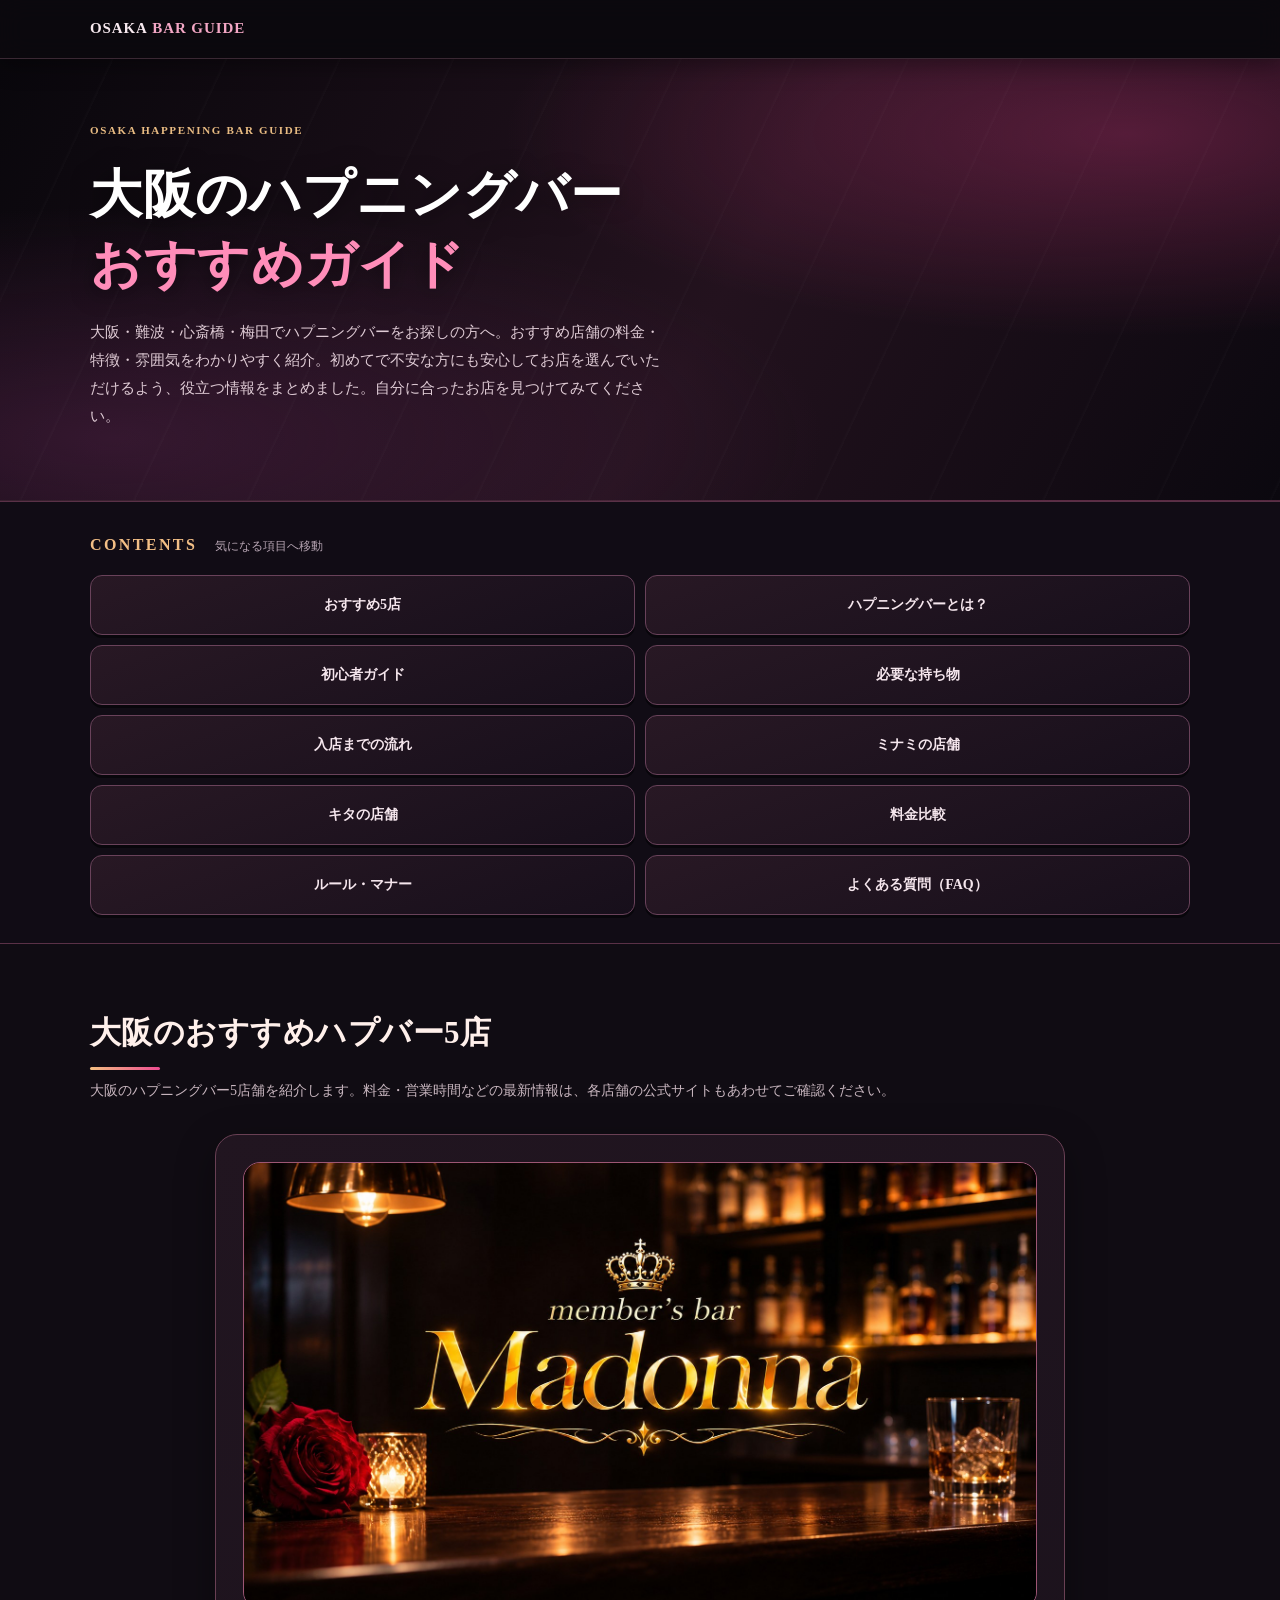
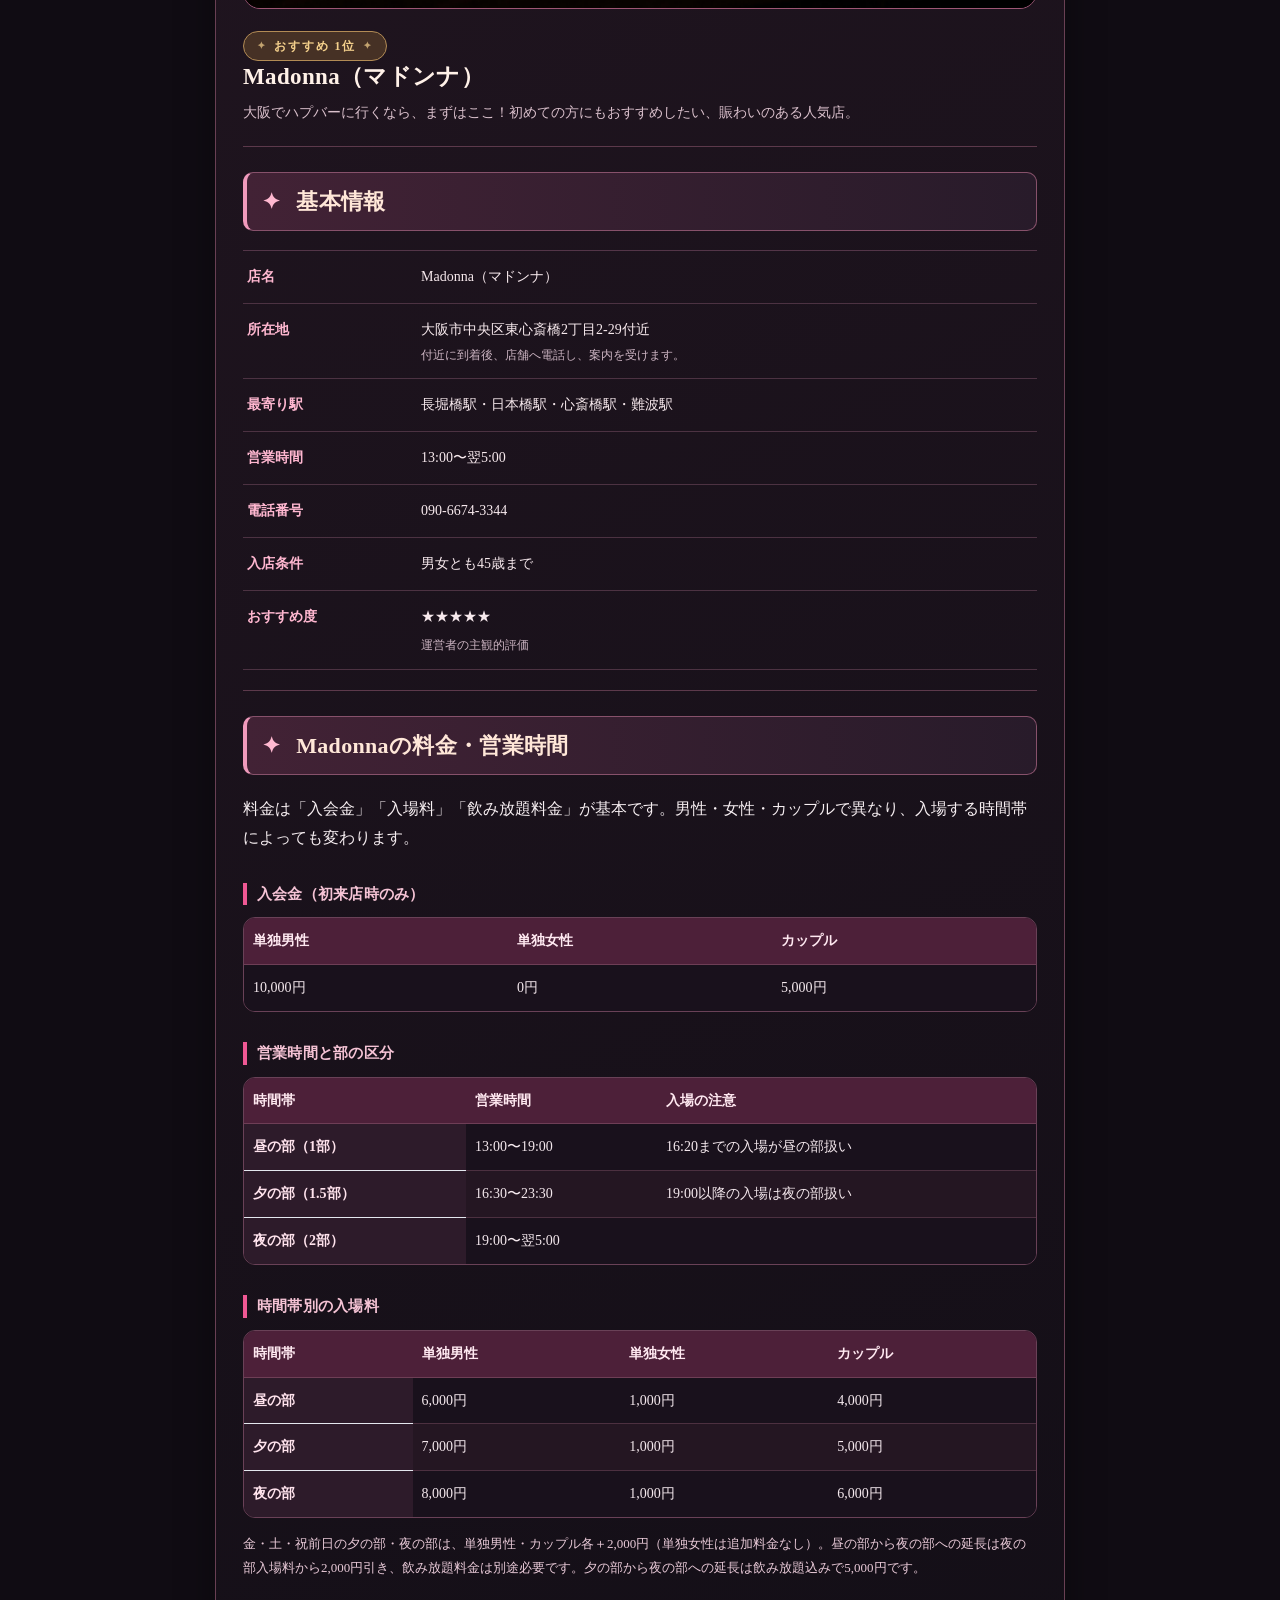
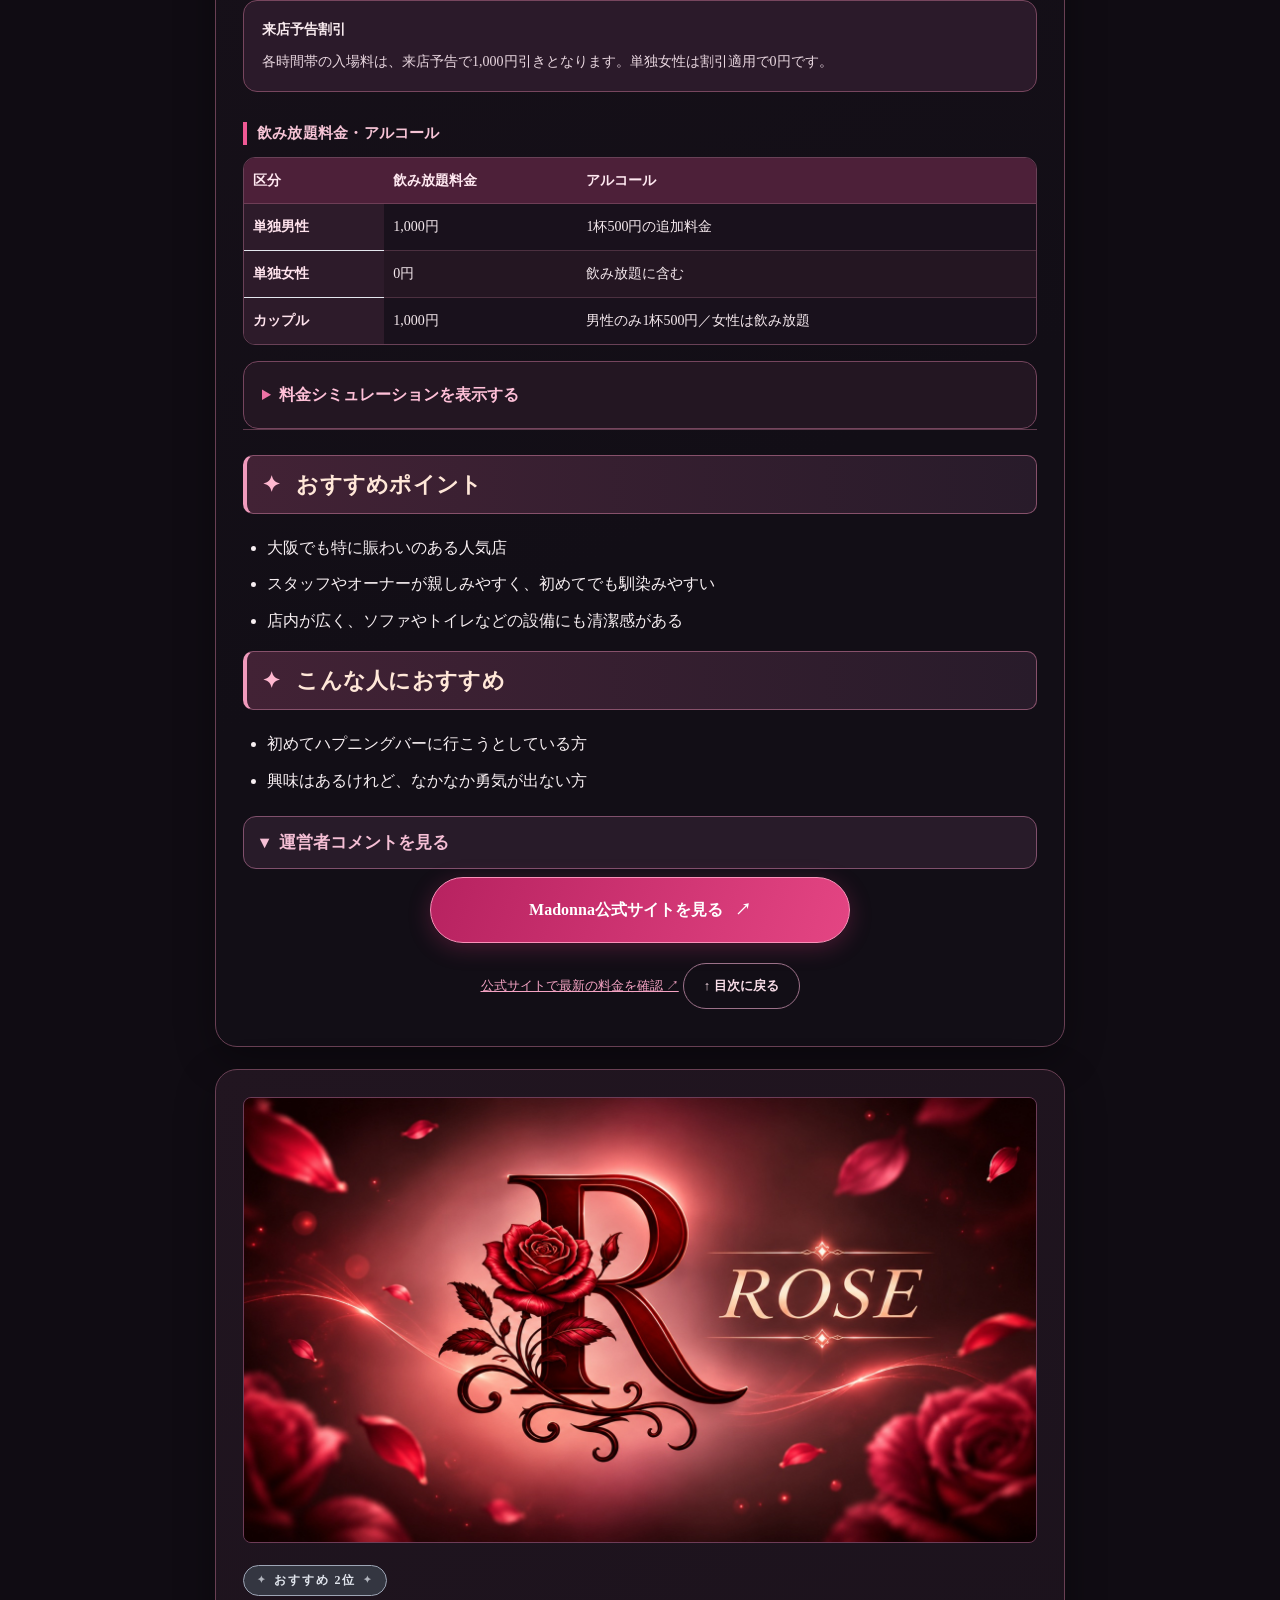
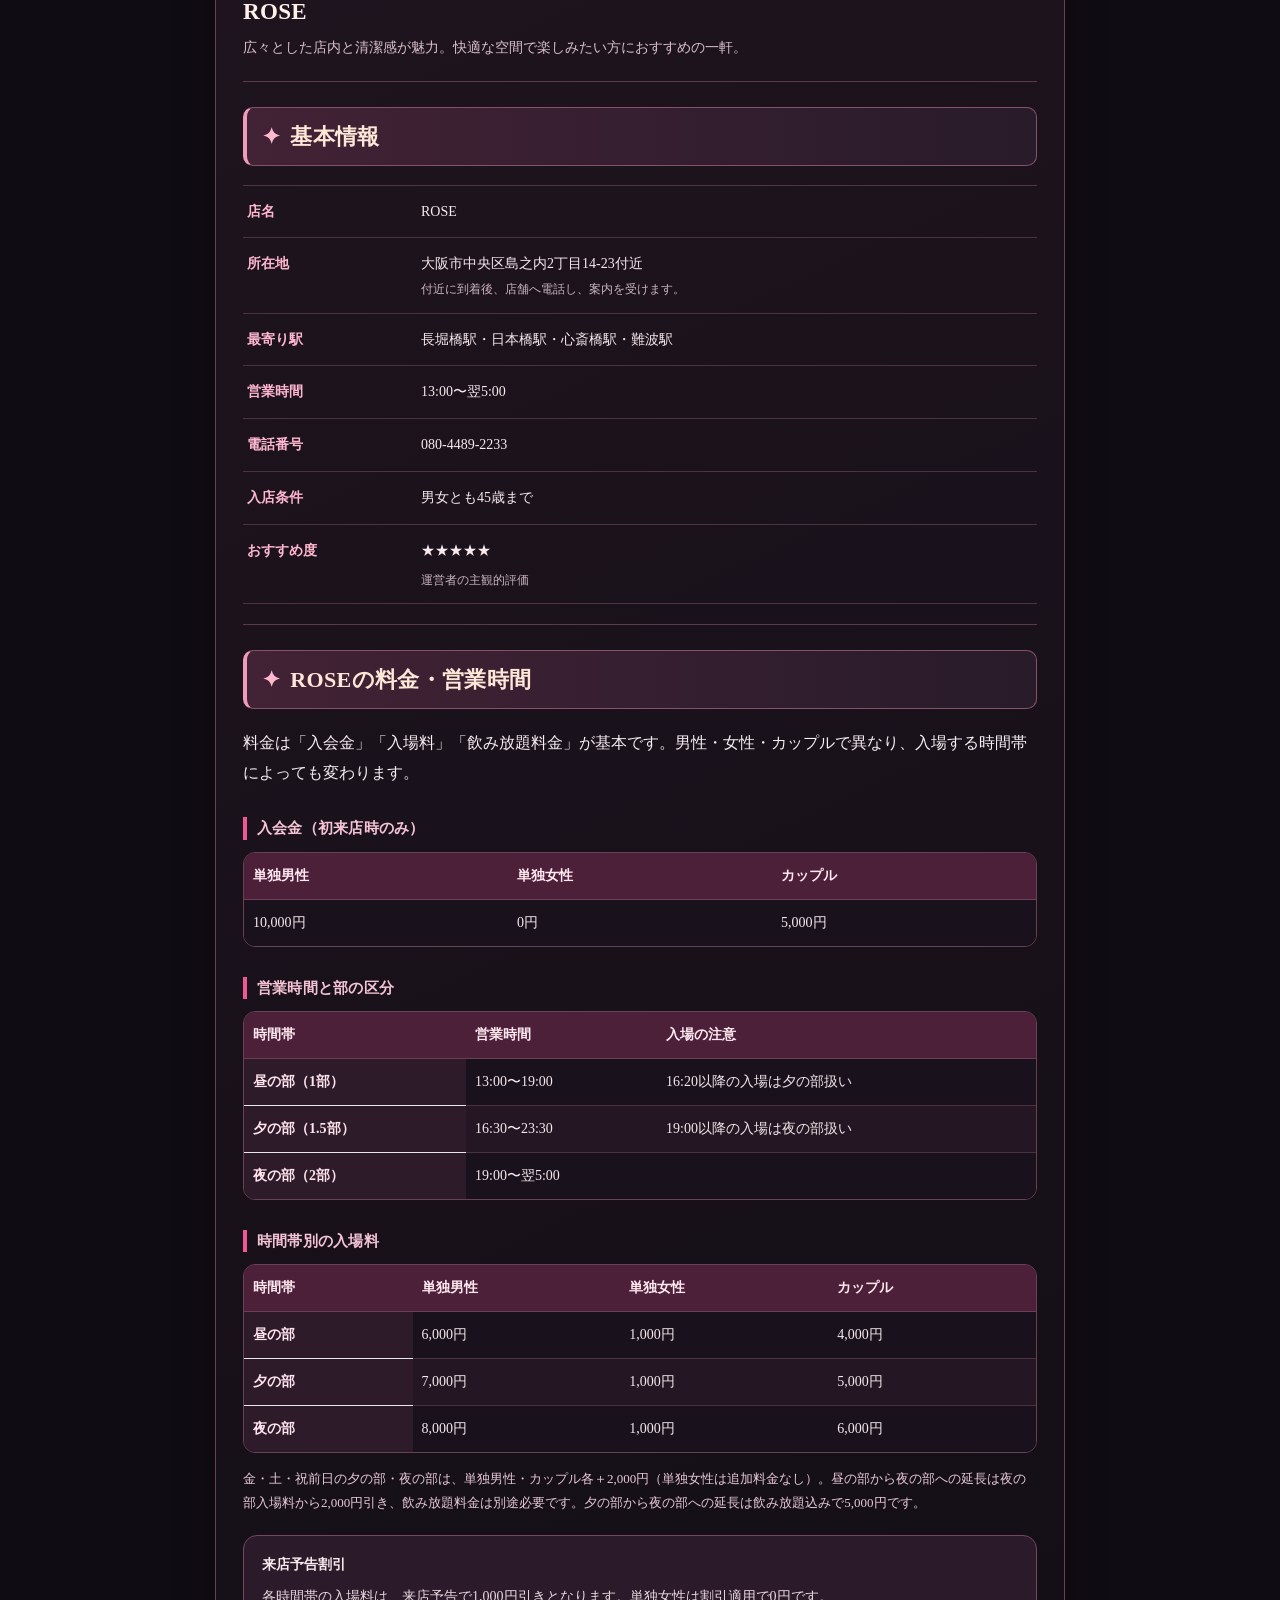
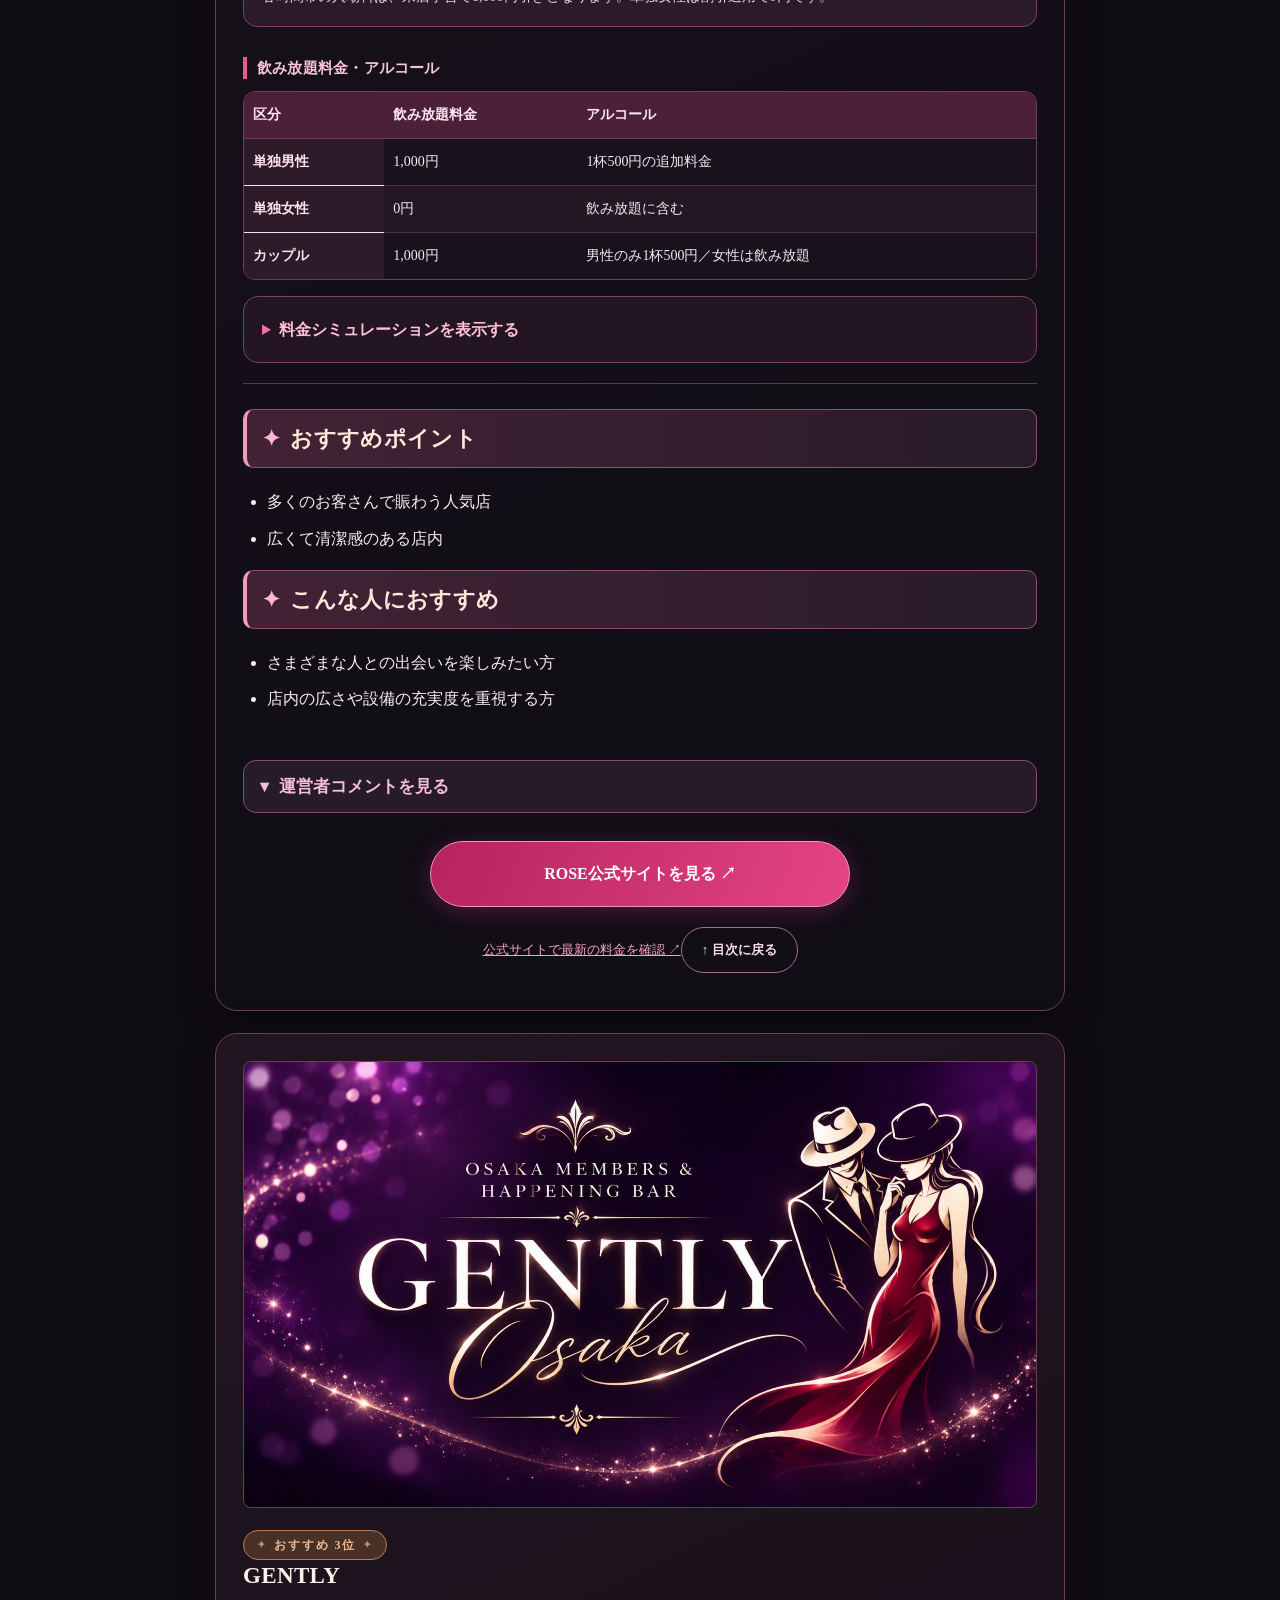
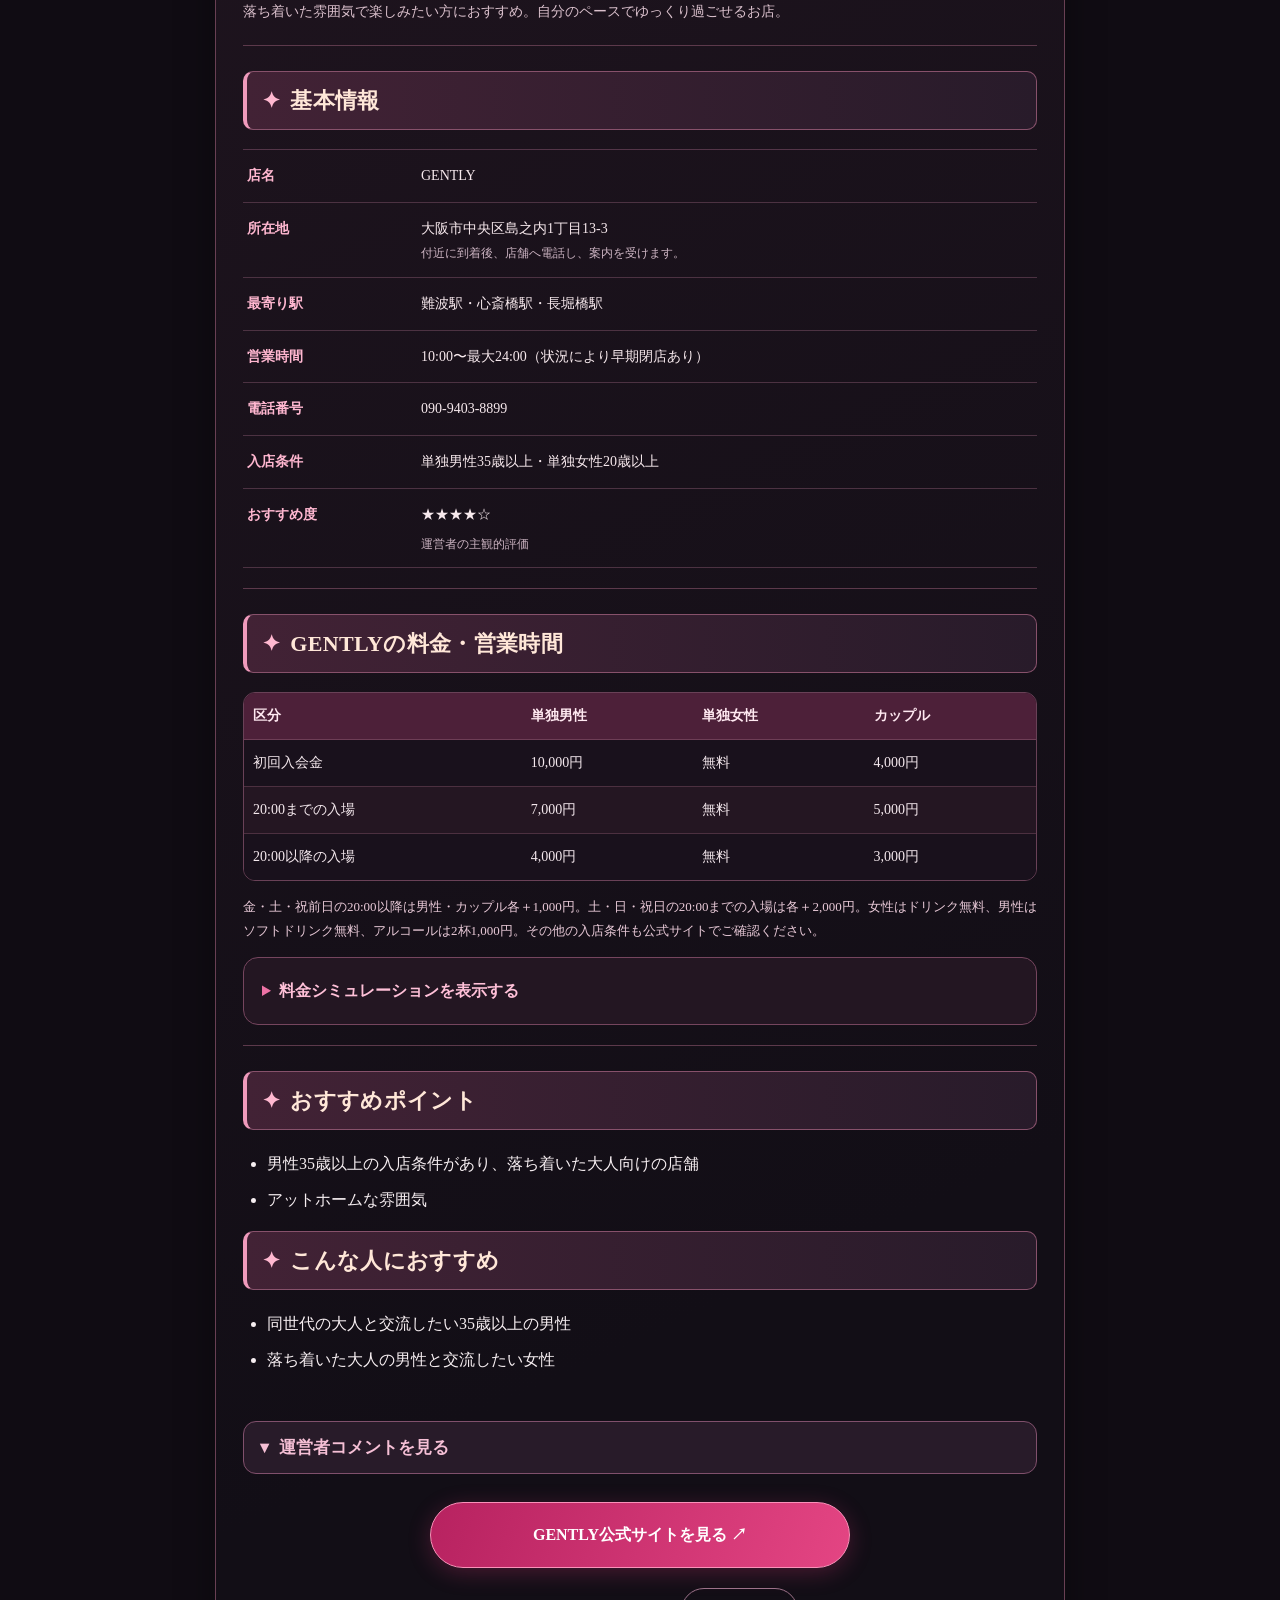
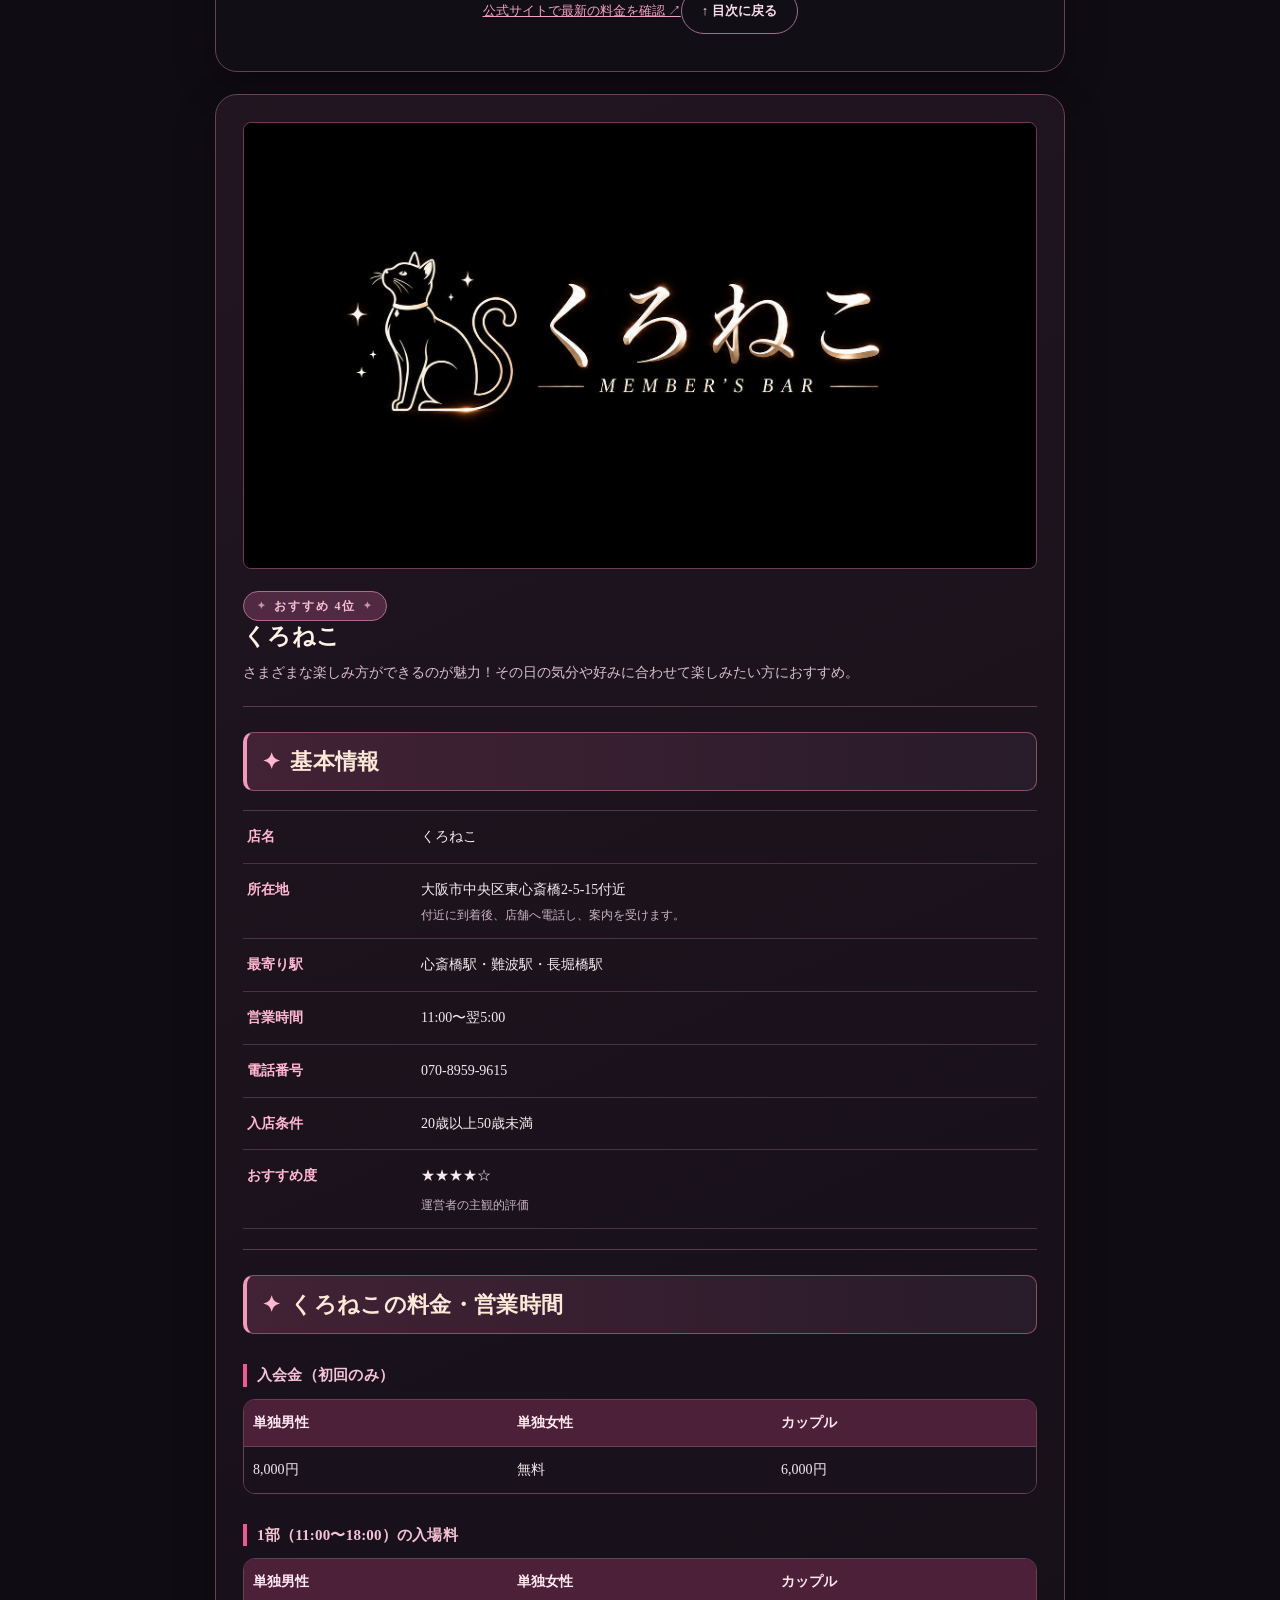
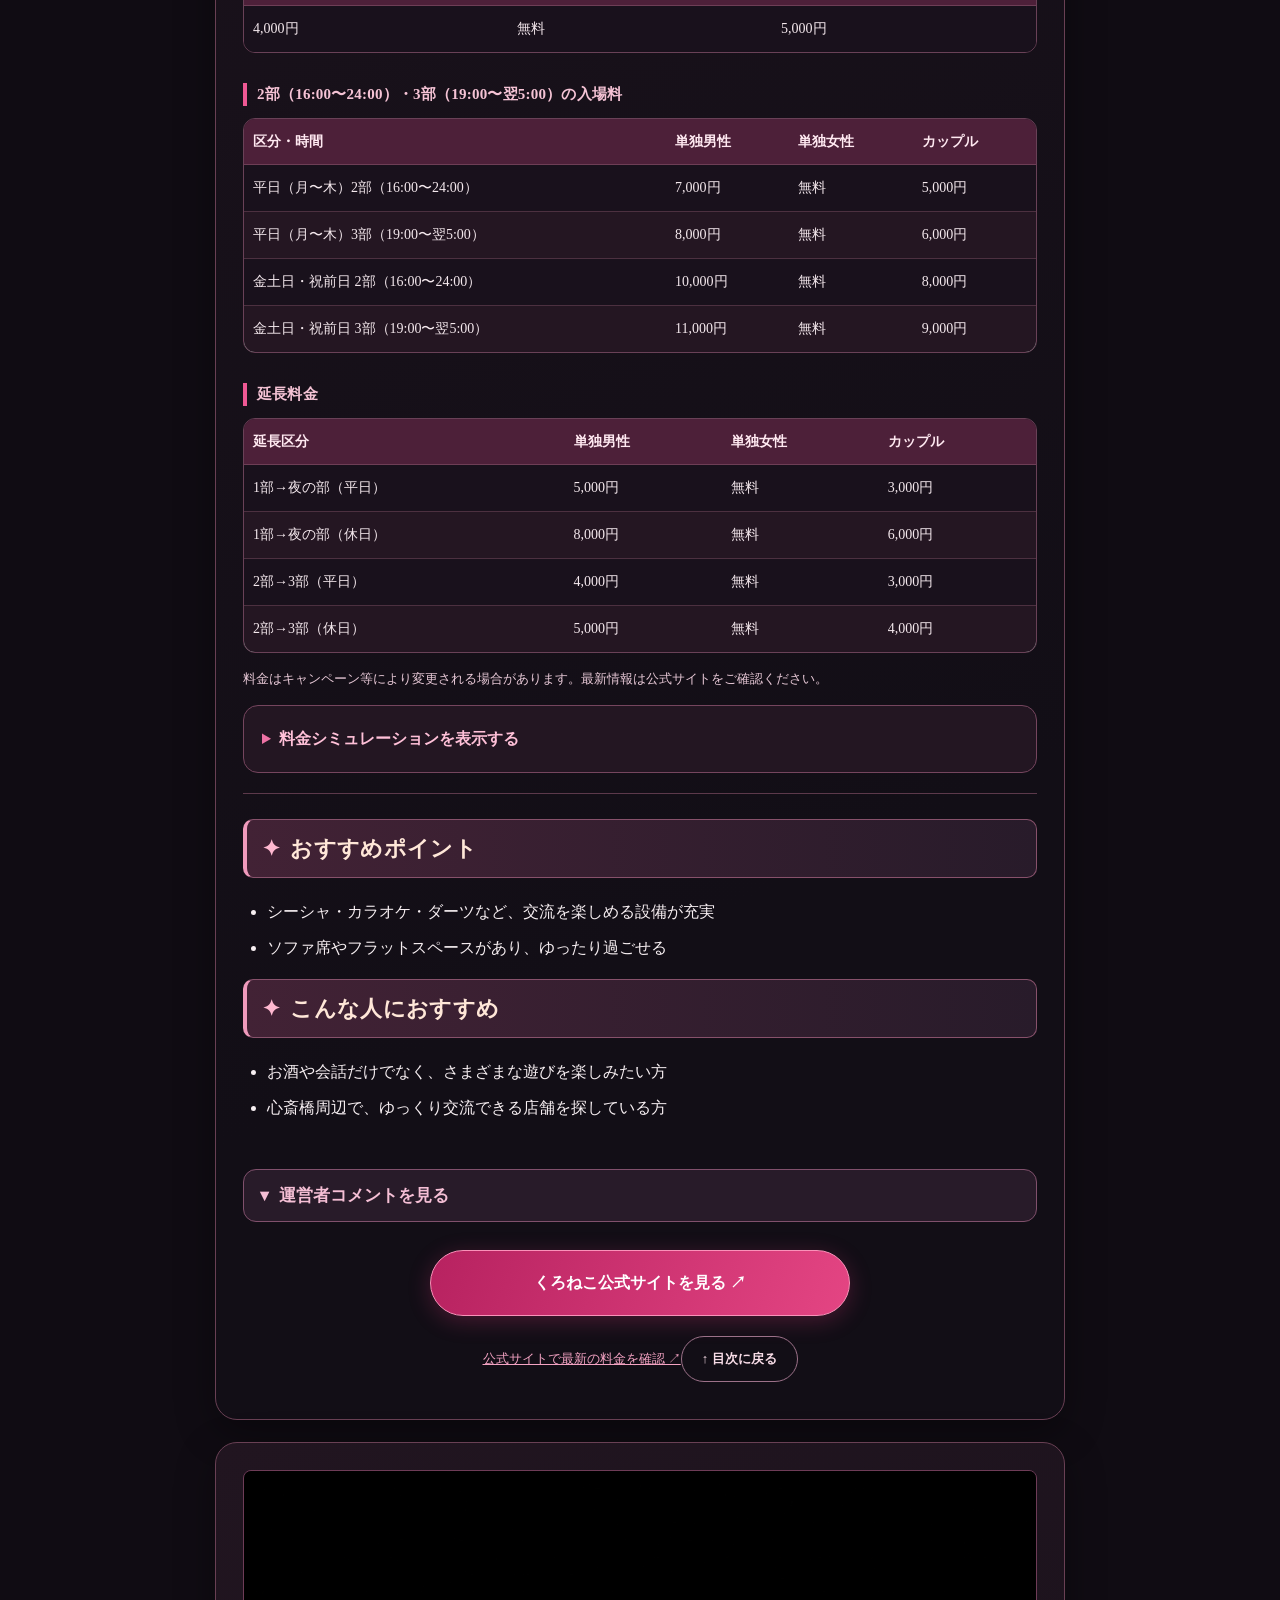
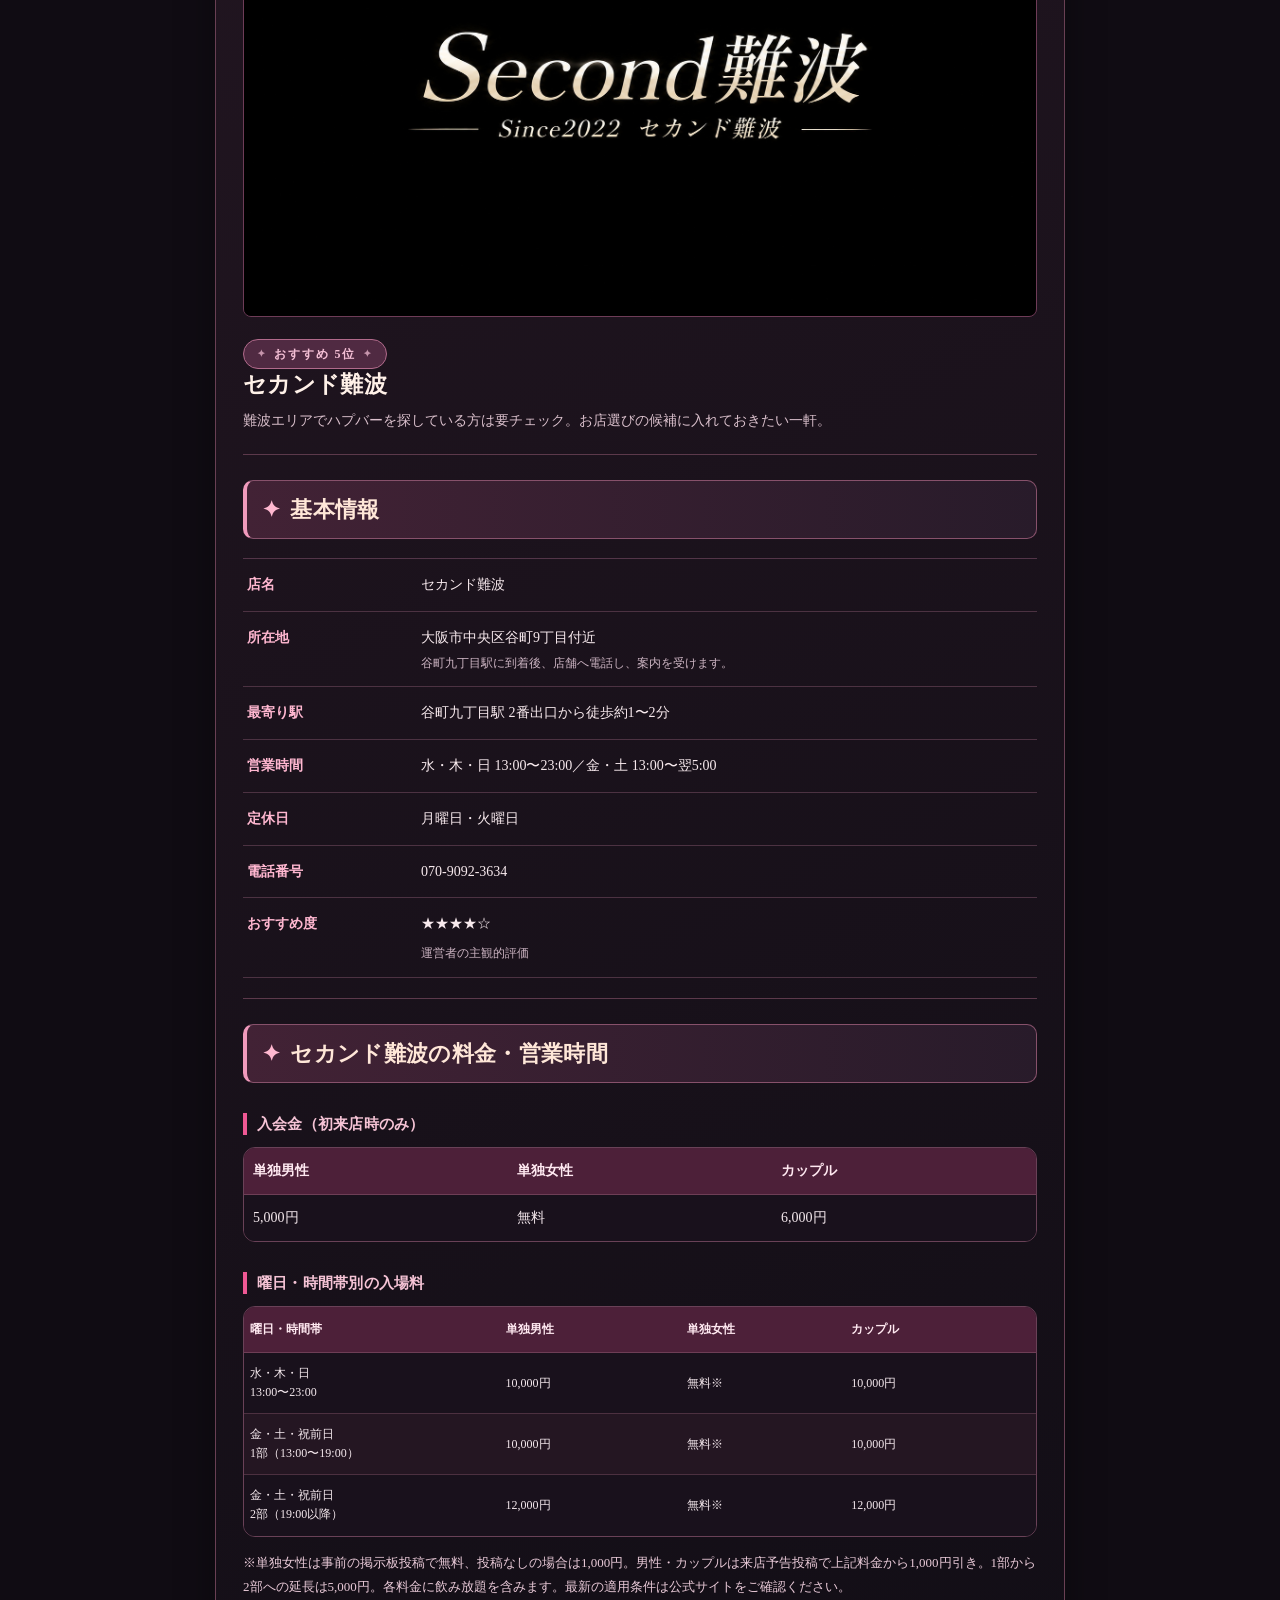
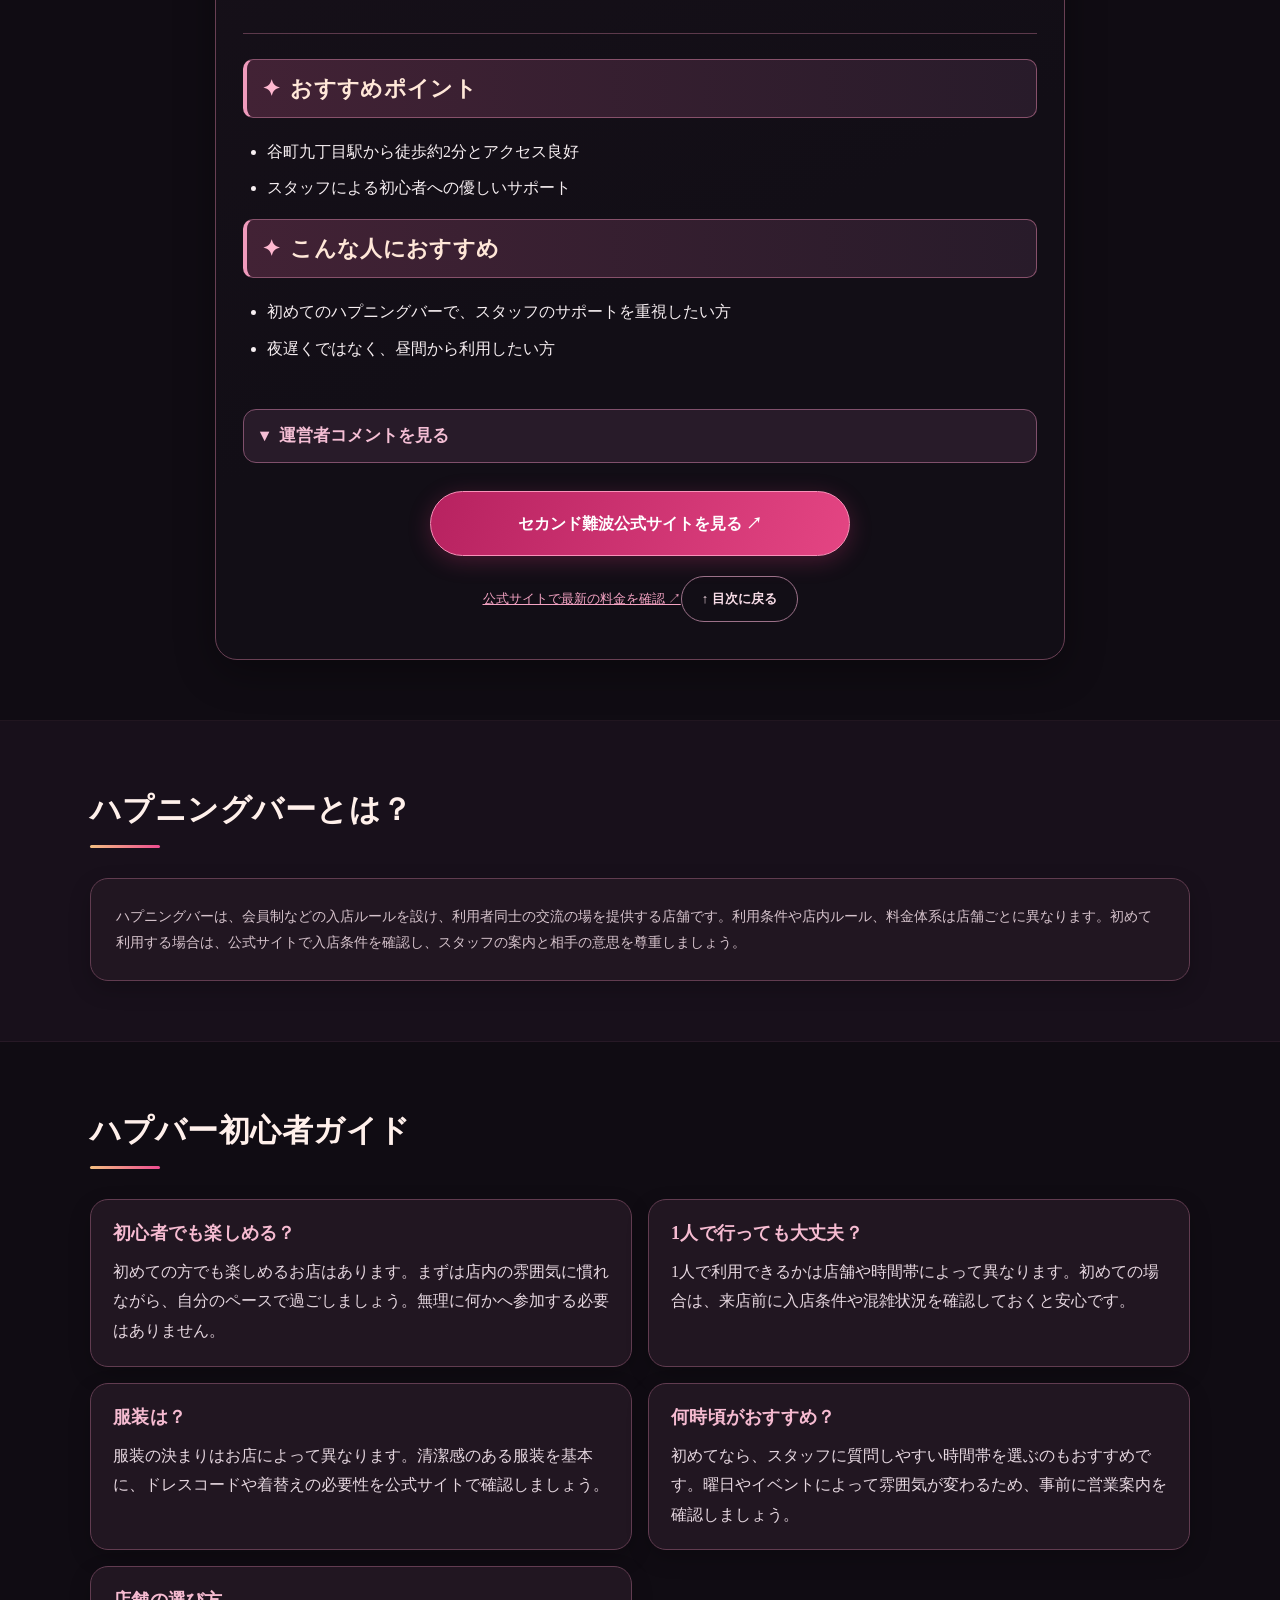
<file: osaka_bar_guide_madonna_photo_first.html>
<!DOCTYPE html>

<html lang="ja">
<head>
<meta charset="utf-8"/>
<meta content="width=device-width, initial-scale=1" name="viewport"/>
<meta content="大阪のハプニングバーおすすめ5店を紹介。Madonna・ROSE・GENTLY・くろねこ・セカンド難波の公式サイト、料金・営業時間の確認方法を掲載。難波・心斎橋・梅田の店舗情報や初心者向けの入店手順・持ち物も解説します。" name="description"/>
<title>
   大阪のハプニングバーおすすめ5店｜難波・心斎橋・梅田の料金・営業時間
  </title>
<link href="style.css" rel="stylesheet"/>
<script type="application/ld+json">
{
  "@context": "https://schema.org",
  "@graph": [
    {
      "@type": "WebPage",
      "name": "大阪のハプニングバーおすすめ5店｜難波・心斎橋・梅田の料金・営業時間",
      "description": "大阪のハプニングバーおすすめ5店を紹介。Madonna・ROSE・GENTLY・くろねこ・セカンド難波の公式サイト、料金・営業時間の確認方法を掲載。難波・心斎橋・梅田の店舗情報や初心者向けの入店手順・持ち物も解説します。",
      "inLanguage": "ja"
    },
    {
      "@type": "ItemList",
      "name": "大阪のおすすめハプニングバー5店",
      "numberOfItems": 5,
      "itemListOrder": "https://schema.org/ItemListOrderAscending",
      "itemListElement": [
        {
          "@type": "ListItem",
          "position": 1,
          "name": "Madonna（マドンナ）"
        },
        {
          "@type": "ListItem",
          "position": 2,
          "name": "ROSE"
        },
        {
          "@type": "ListItem",
          "position": 3,
          "name": "GENTLY"
        },
        {
          "@type": "ListItem",
          "position": 4,
          "name": "くろねこ"
        },
        {
          "@type": "ListItem",
          "position": 5,
          "name": "セカンド難波"
        }
      ]
    }
  ]
}
</script>
</head>
<body>
<header class="header">
<div class="container header-inner">
<a class="logo" href="#top">
     OSAKA
     <span>
      BAR GUIDE
     </span>
</a>
</div>
</header>
<main id="top">
<section class="hero">
<div class="container hero-inner">
<div class="hero-copy">
<span class="eyebrow">
       OSAKA HAPPENING BAR GUIDE
      </span>
<h1>
       大阪のハプニングバー
       <br/>
<em>
        おすすめガイド
       </em>
</h1>
<p>
       大阪・難波・心斎橋・梅田でハプニングバーをお探しの方へ。おすすめ店舗の料金・特徴・雰囲気をわかりやすく紹介。初めてで不安な方にも安心してお店を選んでいただけるよう、役立つ情報をまとめました。自分に合ったお店を見つけてみてください。
      </p>
</div>
</div>
</section>
<section aria-label="ページ内目次" class="toc-area" id="contents">
<div class="container">
<div class="toc-heading">
<b>
       CONTENTS
      </b>
<span>
       気になる項目へ移動
      </span>
</div>
<nav class="toc">
<a href="#shops">
       おすすめ5店
      </a>
<a href="#about">
       ハプニングバーとは？
      </a>
<a href="#beginner">
       初心者ガイド
      </a>
<a href="#items">
       必要な持ち物
      </a>
<a href="#steps">
       入店までの流れ
      </a>
<a href="#minami">
       ミナミの店舗
      </a>
<a href="#kita">
       キタの店舗
      </a>
<a href="#prices">
       料金比較
      </a>
<a href="#rules">
       ルール・マナー
      </a>
<a href="#faq">
       よくある質問（FAQ）
      </a>
</nav>
</div>
</section>
<section class="section" id="shops">
<div class="container">
<div class="section-heading">
<h2>
       大阪のおすすめハプバー5店
      </h2>
<p>
       大阪のハプニングバー5店舗を紹介します。料金・営業時間などの最新情報は、各店舗の公式サイトもあわせてご確認ください。
      </p>
</div>
<div class="night-guide">
<div class="shop-cards">
<article class="shop-card" id="madonna">
<div class="shop-photo">
<img alt="Madonna（マドンナ）のイメージ画像" loading="lazy" src="image/madonna.jpg"/>
</div>
<div class="shop-heading">
<span class="shop-number rank-sparkle rank-gold"><span aria-hidden="true" class="rank-star rank-star-left">✦</span>おすすめ 1位<span aria-hidden="true" class="rank-star rank-star-right">✦</span></span>
<h3 class="shop-name">
          Madonna（マドンナ）
         </h3>
<p class="shop-lead">
          大阪でハプバーに行くなら、まずはここ！初めての方にもおすすめしたい、賑わいのある人気店。
         </p>
</div>
<section class="shop-section" id="madonna-info">
<h4 class="shop-section-heading">
          基本情報
         </h4>
<dl class="facts">
<div>
<dt>
            店名
           </dt>
<dd>
            Madonna（マドンナ）
           </dd>
</div>
<div>
<dt>
            所在地
           </dt>
<dd>
            大阪市中央区東心斎橋2丁目2-29付近
            
<small class="address-note">付近に到着後、店舗へ電話し、案内を受けます。</small></dd>
</div>
<div>
<dt>
            最寄り駅
           </dt>
<dd>
            長堀橋駅・日本橋駅・心斎橋駅・難波駅
           </dd>
</div>
<div>
<dt>
            営業時間
           </dt>
<dd>
            13:00〜翌5:00
           </dd>
</div>
<div>
<dt>
            電話番号
           </dt>
<dd>
            090-6674-3344
           </dd>
</div>
<div><dt>入店条件</dt><dd>男女とも45歳まで</dd></div><div>
<dt>
            おすすめ度
           </dt>
<dd>
<span aria-label="5点満点中5点" class="stars">
             ★★★★★
            </span>
<small class="rating-caption">
             運営者の主観的評価
            </small>
</dd>
</div>
</dl>
</section>
<section class="shop-section" id="madonna-price">
<h4 class="shop-section-heading">
          Madonnaの料金・営業時間
         </h4>
<p>
          料金は「入会金」「入場料」「飲み放題料金」が基本です。男性・女性・カップルで異なり、入場する時間帯によっても変わります。
         </p>
<h5>
          入会金（初来店時のみ）
         </h5>
<div class="price-table-wrap">
<table class="price-table">
<thead>
<tr>
<th>
              単独男性
             </th>
<th>
              単独女性
             </th>
<th>
              カップル
             </th>
</tr>
</thead>
<tbody>
<tr>
<td>
              10,000円
             </td>
<td>
              0円
             </td>
<td>
              5,000円
             </td>
</tr>
</tbody>
</table>
</div>
<h5>
          営業時間と部の区分
         </h5>
<div class="price-table-wrap">
<table class="price-table">
<thead>
<tr>
<th>
              時間帯
             </th>
<th>
              営業時間
             </th>
<th>
              入場の注意
             </th>
</tr>
</thead>
<tbody>
<tr>
<th>
              昼の部（1部）
             </th>
<td>
              13:00〜19:00
             </td>
<td>
              16:20までの入場が昼の部扱い
             </td>
</tr>
<tr>
<th>
              夕の部（1.5部）
             </th>
<td>
              16:30〜23:30
             </td>
<td>
              19:00以降の入場は夜の部扱い
             </td>
</tr>
<tr>
<th>
              夜の部（2部）
             </th>
<td>
              19:00〜翌5:00
             </td>
<td>
</td>
</tr>
</tbody>
</table>
</div>
<h5>
          時間帯別の入場料
         </h5>
<div class="price-table-wrap">
<table class="price-table">
<thead>
<tr>
<th>
              時間帯
             </th>
<th>
              単独男性
             </th>
<th>
              単独女性
             </th>
<th>
              カップル
             </th>
</tr>
</thead>
<tbody>
<tr>
<th>
              昼の部
             </th>
<td>
              6,000円
             </td>
<td>
              1,000円
             </td>
<td>
              4,000円
             </td>
</tr>
<tr>
<th>
              夕の部
             </th>
<td>
              7,000円
             </td>
<td>
              1,000円
             </td>
<td>
              5,000円
             </td>
</tr>
<tr>
<th>
              夜の部
             </th>
<td>
              8,000円
             </td>
<td>
              1,000円
             </td>
<td>
              6,000円
             </td>
</tr>
</tbody>
</table>
</div>
<p class="shop-detail-note extra-fee-note">金・土・祝前日の夕の部・夜の部は、単独男性・カップル各＋2,000円（単独女性は追加料金なし）。昼の部から夜の部への延長は夜の部入場料から2,000円引き、飲み放題料金は別途必要です。夕の部から夜の部への延長は飲み放題込みで5,000円です。</p><div class="price-note">
<strong>
           来店予告割引
          </strong>
<p>
           各時間帯の入場料は、来店予告で1,000円引きとなります。単独女性は割引適用で0円です。
          </p>
</div>
<h5>
          飲み放題料金・アルコール
         </h5>
<div class="price-table-wrap">
<table class="price-table">
<thead>
<tr>
<th>
              区分
             </th>
<th>
              飲み放題料金
             </th>
<th>
              アルコール
             </th>
</tr>
</thead>
<tbody>
<tr>
<th>
              単独男性
             </th>
<td>
              1,000円
             </td>
<td>
              1杯500円の追加料金
             </td>
</tr>
<tr>
<th>
              単独女性
             </th>
<td>
              0円
             </td>
<td>
              飲み放題に含む
             </td>
</tr>
<tr>
<th>
              カップル
             </th>
<td>
              1,000円
             </td>
<td>
              男性のみ1杯500円／女性は飲み放題
             </td>
</tr>
</tbody>
</table>
</div>
<details class="sim-toggle">
<summary>
           料金シミュレーションを表示する
          </summary>
<div class="price-note">
<h4 class="simulation-title">
            料金シミュレーション
           </h4>
<div class="simulation-case">
<p class="simulation-heading">
             ① 新規の単独男性が水曜日（平日）の夕の部を利用する場合
            </p>
<p class="simulation-condition">
             来店予告あり・アルコールなし
            </p>
<div class="simulation-breakdown">
<p>
              入会金：10,000円
             </p>
<p>
              入場料（割引後）：6,000円
             </p>
<p>
              ソフトドリンク飲み放題：1,000円
             </p>
</div>
<p class="simulation-total">
             合計：
             <strong>
              17,000円
             </strong>
</p>
</div>
<div class="simulation-case">
<p class="simulation-heading">
             ② 会員(2回目以降来店)の単独男性が土曜日の夜の部を利用する場合
            </p>
<p class="simulation-condition">
             来店予告あり・アルコール2杯注文
            </p>
<div class="simulation-breakdown">
<p>
              入会金：なし
             </p>
<p>
              入場料（割引後）：7,000円
             </p>
<p>
              休日料金：2,000円
             </p>
<p>
              ソフトドリンク飲み放題：1,000円
             </p>
<p>
              アルコール2杯：1,000円
             </p>
</div>
<p class="simulation-total">
             合計：
             <strong>
              11,000円
             </strong>
</p>
</div>
<p class="simulation-disclaimer">
            ※上記は記載条件で利用した場合の料金目安です。
    実際の料金はキャンペーン等によって異なる場合があります。
           </p>
</div>
</details>
<section class="shop-section" id="madonna-review">
<h4 class="shop-section-heading">
           おすすめポイント
          </h4>
<ul class="detail-list">
<li>
            大阪でも特に賑わいのある人気店
           </li>
<li>
            スタッフやオーナーが親しみやすく、初めてでも馴染みやすい
           </li>
<li>
            店内が広く、ソファやトイレなどの設備にも清潔感がある
           </li>
</ul>
<h4 class="shop-section-heading">
           こんな人におすすめ
          </h4>
<ul class="detail-list">
<li>
            初めてハプニングバーに行こうとしている方
           </li>
<li>
            興味はあるけれど、なかなか勇気が出ない方
           </li>
</ul>
</section>
<section class="operator-comment-section">
<details class="operator-comment-toggle">
<summary>運営者コメントを見る</summary>
<div class="operator-comment-content">
<p>結論から言うと、個人的に一番おすすめしたいお店です。私自身も何度も足を運んでいる、大好きなお店です。</p>
<p>Madonnaの一番の魅力は、何といっても居心地の良さだと思います。</p>
<p>ハプニングバーと聞くと、少し怖かったり、常に刺激的な雰囲気だったりするイメージを持つ方もいるかもしれません。</p>
<p>しかし、Madonnaは良い意味で「ハプニングバーらしくない」お店だと感じています。</p>
<p>何かをしなければいけないという雰囲気はなく、普通のバーのようにお酒や会話を楽しむだけでも十分に楽しく過ごせます。</p>
<p>スタッフさんはもちろん、お客さんにも優しい方が多い印象です。初めての方にも自然と話しかけてくれる方がいて、一人でも楽しみやすいと思います。</p>
<p>また、店内は広く、ソファやトイレなどの設備も綺麗で、清潔感があります。</p>
<p>時間帯によって雰囲気が変わるのも特徴で、平日のお昼は比較的落ち着いていることが多く、週末など人が集まる時間帯には賑やかな雰囲気を楽しめます。</p>
<p>イベントも豊富で、私自身、実際に参加して楽しかった企画がたくさんあります。お客さんを楽しませようとするオーナーさんやスタッフさんの姿勢も、このお店が好きな理由の一つです。</p>
<p>料金体系もわかりやすく、来店予告による割引などが用意されているのも嬉しいポイントです。</p>
<hr style="border:0; border-top:1px solid currentColor; opacity:.35; width:100%; margin:1.8em 0;"/>
<p><strong>初めて行こうか迷っている方へ。</strong></p>
<p>実は、私が初めて訪れたハプニングバーもMadonnaでした。</p>
<p>初めて行ったときはとても緊張して、お店の近くまで来たのに電話をかける勇気が出ず、住所の周辺をうろうろしていたのを覚えています（笑）。</p>
<p>それでも、一度足を運んでみると、想像していたよりも居心地が良く、今では何度も通うほどお気に入りのお店になりました。</p>
<p>最初の一歩は勇気がいるかもしれませんが、興味がある方にはぜひ一度足を運んでみてほしいと思います。</p>
<p>長くなってしまいましたが、とにかく自信を持っておすすめしたいお店です。</p>
</div>
</details></section><div class="shop-actions">
<a class="official-button" href="https://club-madonna.jp/" rel="noopener noreferrer" target="_blank">
           Madonna公式サイトを見る
           <span aria-hidden="true">
            ↗
           </span>
</a><a class="sub-link" href="https://www.club-madonna.jp/charge" rel="noopener noreferrer" target="_blank">公式サイトで最新の料金を確認 ↗</a>
<a class="back-to-list" href="#contents">↑ 目次に戻る</a></div>
</section>
</article>
<article class="shop-card" id="shop-2"><div class="shop-photo-placeholder"><img alt="ROSEの店舗写真" loading="lazy" onerror="this.hidden=true" src="image/rose.jpg"/><span>店舗写真 02</span></div>
<div class="shop-heading"><span class="shop-number rank-sparkle rank-silver"><span aria-hidden="true" class="rank-star rank-star-left">✦</span>おすすめ 2位<span aria-hidden="true" class="rank-star rank-star-right">✦</span></span><h3 class="shop-name">ROSE</h3><p class="shop-lead">
          広々とした店内と清潔感が魅力。快適な空間で楽しみたい方におすすめの一軒。
         </p></div>
<section class="shop-section"><h4 class="shop-section-heading">基本情報</h4><dl class="facts"><div><dt>店名</dt><dd>ROSE</dd></div><div><dt>所在地</dt><dd>大阪市中央区島之内2丁目14-23付近<small class="address-note">付近に到着後、店舗へ電話し、案内を受けます。</small></dd></div><div><dt>最寄り駅</dt><dd>長堀橋駅・日本橋駅・心斎橋駅・難波駅</dd></div><div><dt>営業時間</dt><dd>13:00〜翌5:00</dd></div><div><dt>電話番号</dt><dd><a href="tel:08044892233">080-4489-2233</a></dd></div><div><dt>入店条件</dt><dd>男女とも45歳まで</dd></div><div><dt>おすすめ度</dt><dd><span aria-label="5点満点中5点" class="stars">★★★★★</span><small class="rating-caption">運営者の主観的評価</small></dd></div></dl></section><section class="shop-section">
<h4 class="shop-section-heading">ROSEの料金・営業時間</h4>
<p>
          料金は「入会金」「入場料」「飲み放題料金」が基本です。男性・女性・カップルで異なり、入場する時間帯によっても変わります。
         </p>
<h5>
          入会金（初来店時のみ）
         </h5>
<div class="price-table-wrap">
<table class="price-table">
<thead>
<tr>
<th>
              単独男性
             </th>
<th>
              単独女性
             </th>
<th>
              カップル
             </th>
</tr>
</thead>
<tbody>
<tr>
<td>
              10,000円
             </td>
<td>
              0円
             </td>
<td>
              5,000円
             </td>
</tr>
</tbody>
</table>
</div>
<h5>
          営業時間と部の区分
         </h5>
<div class="price-table-wrap">
<table class="price-table">
<thead>
<tr>
<th>
              時間帯
             </th>
<th>
              営業時間
             </th>
<th>
              入場の注意
             </th>
</tr>
</thead>
<tbody>
<tr>
<th>
              昼の部（1部）
             </th>
<td>13:00〜19:00</td>
<td>16:20以降の入場は夕の部扱い</td>
</tr>
<tr>
<th>
              夕の部（1.5部）
             </th>
<td>16:30〜23:30</td>
<td>19:00以降の入場は夜の部扱い</td>
</tr>
<tr>
<th>
              夜の部（2部）
             </th>
<td>19:00〜翌5:00</td>
<td>
</td>
</tr>
</tbody>
</table>
</div>
<h5>
          時間帯別の入場料
         </h5>
<div class="price-table-wrap">
<table class="price-table">
<thead>
<tr>
<th>
              時間帯
             </th>
<th>
              単独男性
             </th>
<th>
              単独女性
             </th>
<th>
              カップル
             </th>
</tr>
</thead>
<tbody>
<tr>
<th>
              昼の部
             </th>
<td>
              6,000円
             </td>
<td>
              1,000円
             </td>
<td>
              4,000円
             </td>
</tr>
<tr>
<th>
              夕の部
             </th>
<td>
              7,000円
             </td>
<td>
              1,000円
             </td>
<td>
              5,000円
             </td>
</tr>
<tr>
<th>
              夜の部
             </th>
<td>
              8,000円
             </td>
<td>
              1,000円
             </td>
<td>
              6,000円
             </td>
</tr>
</tbody>
</table>
</div>
<p class="shop-detail-note extra-fee-note">金・土・祝前日の夕の部・夜の部は、単独男性・カップル各＋2,000円（単独女性は追加料金なし）。昼の部から夜の部への延長は夜の部入場料から2,000円引き、飲み放題料金は別途必要です。夕の部から夜の部への延長は飲み放題込みで5,000円です。</p><div class="price-note">
<strong>
           来店予告割引
          </strong>
<p>
           各時間帯の入場料は、来店予告で1,000円引きとなります。単独女性は割引適用で0円です。
          </p>
</div>
<h5>
          飲み放題料金・アルコール
         </h5>
<div class="price-table-wrap">
<table class="price-table">
<thead>
<tr>
<th>
              区分
             </th>
<th>
              飲み放題料金
             </th>
<th>
              アルコール
             </th>
</tr>
</thead>
<tbody>
<tr>
<th>
              単独男性
             </th>
<td>
              1,000円
             </td>
<td>
              1杯500円の追加料金
             </td>
</tr>
<tr>
<th>
              単独女性
             </th>
<td>
              0円
             </td>
<td>
              飲み放題に含む
             </td>
</tr>
<tr>
<th>
              カップル
             </th>
<td>
              1,000円
             </td>
<td>
              男性のみ1杯500円／女性は飲み放題
             </td>
</tr>
</tbody>
</table>
</div>
<details class="sim-toggle">
<summary>
           料金シミュレーションを表示する
          </summary>
<div class="price-note">
<div class="simulation-case">
<p class="simulation-heading">
             ① 新規の単独男性が水曜日（平日）の夕の部を利用する場合
            </p>
<p class="simulation-condition">
             来店予告あり・アルコールなし
            </p>
<div class="simulation-breakdown">
<p>
              入会金：10,000円
             </p>
<p>
              入場料（割引後）：6,000円
             </p>
<p>
              ソフトドリンク飲み放題：1,000円
             </p>
</div>
<p class="simulation-total">
             合計：
             <strong>
              17,000円
             </strong>
</p>
</div>
<div class="simulation-case">
<p class="simulation-heading">
             ② 会員(2回目以降来店)の単独男性が土曜日の夜の部を利用する場合
            </p>
<p class="simulation-condition">
             来店予告あり・アルコール2杯注文
            </p>
<div class="simulation-breakdown">
<p>
              入会金：なし
             </p>
<p>
              入場料（割引後）：7,000円
             </p>
<p>
              休日料金：2,000円
             </p>
<p>
              ソフトドリンク飲み放題：1,000円
             </p>
<p>
              アルコール2杯：1,000円
             </p>
</div>
<p class="simulation-total">
             合計：
             <strong>
              11,000円
             </strong>
</p>
</div>
<p class="simulation-disclaimer">
            ※上記は記載条件で利用した場合の料金目安です。
    実際の料金はキャンペーン等によって異なる場合があります。
           </p>
</div>
</details>
</section>
<section class="shop-section"><h4 class="shop-section-heading">おすすめポイント</h4><ul class="detail-list"><li>多くのお客さんで賑わう人気店</li><li>広くて清潔感のある店内</li></ul><h4 class="shop-section-heading">こんな人におすすめ</h4><ul class="detail-list"><li>さまざまな人との出会いを楽しみたい方</li><li>店内の広さや設備の充実度を重視する方</li></ul></section><section class="operator-comment-section">
<details class="operator-comment-toggle">
<summary>運営者コメントを見る</summary>
<div class="operator-comment-content"><p>ここに運営者コメントを記載します（公開前に差し替え）。</p></div>
</details></section><div class="shop-actions"><a class="official-button" href="https://clubrose.jp/" rel="noopener noreferrer" target="_blank">ROSE公式サイトを見る ↗</a><a class="sub-link" href="https://clubrose.jp/charge?lang=ja" rel="noopener noreferrer" target="_blank">公式サイトで最新の料金を確認 ↗</a><a class="back-to-list" href="#contents">↑ 目次に戻る</a></div></article>
<article class="shop-card" id="shop-3"><div class="shop-photo-placeholder"><img alt="GENTLYの店舗写真" loading="lazy" onerror="this.hidden=true" src="image/gently.jpg"/><span>店舗写真 03</span></div>
<div class="shop-heading"><span class="shop-number rank-sparkle rank-bronze"><span aria-hidden="true" class="rank-star rank-star-left">✦</span>おすすめ 3位<span aria-hidden="true" class="rank-star rank-star-right">✦</span></span><h3 class="shop-name">GENTLY</h3><p class="shop-lead">
          落ち着いた雰囲気で楽しみたい方におすすめ。自分のペースでゆっくり過ごせるお店。
         </p></div>
<section class="shop-section"><h4 class="shop-section-heading">基本情報</h4><dl class="facts"><div><dt>店名</dt><dd>GENTLY</dd></div><div><dt>所在地</dt><dd>大阪市中央区島之内1丁目13-3<small class="address-note">付近に到着後、店舗へ電話し、案内を受けます。</small></dd></div><div><dt>最寄り駅</dt><dd>難波駅・心斎橋駅・長堀橋駅</dd></div><div><dt>営業時間</dt><dd>10:00〜最大24:00（状況により早期閉店あり）</dd></div><div><dt>電話番号</dt><dd>090-9403-8899</dd></div><div><dt>入店条件</dt><dd>単独男性35歳以上・単独女性20歳以上</dd></div><div><dt>おすすめ度</dt><dd><span aria-label="5点満点中4点" class="stars">★★★★☆</span><small class="rating-caption">運営者の主観的評価</small></dd></div></dl></section><section class="shop-section"><h4 class="shop-section-heading">GENTLYの料金・営業時間</h4><div class="price-table-wrap"><table class="price-table"><thead><tr><th>区分</th><th>単独男性</th><th>単独女性</th><th>カップル</th></tr></thead><tbody><tr><td>初回入会金</td><td>10,000円</td><td>無料</td><td>4,000円</td></tr><tr><td>20:00までの入場</td><td>7,000円</td><td>無料</td><td>5,000円</td></tr><tr><td>20:00以降の入場</td><td>4,000円</td><td>無料</td><td>3,000円</td></tr></tbody></table></div><p class="shop-detail-note">金・土・祝前日の20:00以降は男性・カップル各＋1,000円。土・日・祝日の20:00までの入場は各＋2,000円。女性はドリンク無料、男性はソフトドリンク無料、アルコールは2杯1,000円。その他の入店条件も公式サイトでご確認ください。</p><details class="sim-toggle"><summary>料金シミュレーションを表示する</summary><div class="price-note"><div class="simulation-case"><p class="simulation-heading">① 新規の単独男性が平日18時に入店する場合</p><p class="simulation-condition">来店予告あり・アルコールなし</p><div class="simulation-breakdown"><p>入会金：10,000円</p><p>入場料（割引後）：6,000円</p></div><p class="simulation-total">合計： <strong>16,000円</strong></p></div><div class="simulation-case"><p class="simulation-heading">② 新規の単独男性が土曜日21時に入店する場合</p><p class="simulation-condition">来店予告あり・アルコールなし</p><div class="simulation-breakdown"><p>入会金：10,000円</p><p>入場料（割引後）：3,000円</p><p>休日料金：1,000円</p></div><p class="simulation-total">合計： <strong>14,000円</strong></p></div><p class="simulation-disclaimer">※上記は指定の来店予告割引を適用した場合の計算例です。割引の適用条件・最新料金は公式サイトでご確認ください。</p></div></details></section>
<section class="shop-section"><h4 class="shop-section-heading">おすすめポイント</h4><ul class="detail-list"><li>男性35歳以上の入店条件があり、落ち着いた大人向けの店舗</li><li>アットホームな雰囲気</li></ul><h4 class="shop-section-heading">こんな人におすすめ</h4><ul class="detail-list"><li>同世代の大人と交流したい35歳以上の男性</li><li>落ち着いた大人の男性と交流したい女性</li></ul></section><section class="operator-comment-section">
<details class="operator-comment-toggle">
<summary>運営者コメントを見る</summary>
<div class="operator-comment-content"><p>ここに運営者コメントを記載します（公開前に差し替え）。</p></div>
</details></section><div class="shop-actions"><a class="official-button" href="https://nasty-osaka.com/" rel="noopener noreferrer" target="_blank">GENTLY公式サイトを見る ↗</a><a class="sub-link" href="https://nasty-osaka.com/#system" rel="noopener noreferrer" target="_blank">公式サイトで最新の料金を確認 ↗</a><a class="back-to-list" href="#contents">↑ 目次に戻る</a></div></article>
<article class="shop-card" id="shop-4"><div class="shop-photo-placeholder"><img alt="くろねこの店舗写真" loading="lazy" onerror="this.hidden=true" src="image/kuroneko.jpg"/><span>店舗写真 04</span></div>
<div class="shop-heading"><span class="shop-number rank-sparkle rank-rose"><span aria-hidden="true" class="rank-star rank-star-left">✦</span>おすすめ 4位<span aria-hidden="true" class="rank-star rank-star-right">✦</span></span><h3 class="shop-name">くろねこ</h3><p class="shop-lead">
          さまざまな楽しみ方ができるのが魅力！その日の気分や好みに合わせて楽しみたい方におすすめ。
         </p></div>
<section class="shop-section"><h4 class="shop-section-heading">基本情報</h4><dl class="facts"><div><dt>店名</dt><dd>くろねこ</dd></div><div><dt>所在地</dt><dd>大阪市中央区東心斎橋2-5-15付近<small class="address-note">付近に到着後、店舗へ電話し、案内を受けます。</small></dd></div><div><dt>最寄り駅</dt><dd>心斎橋駅・難波駅・長堀橋駅</dd></div><div><dt>営業時間</dt><dd>11:00〜翌5:00</dd></div><div><dt>電話番号</dt><dd>070-8959-9615</dd></div><div><dt>入店条件</dt><dd>20歳以上50歳未満</dd></div><div><dt>おすすめ度</dt><dd><span aria-label="5点満点中4点" class="stars">★★★★☆</span><small class="rating-caption">運営者の主観的評価</small></dd></div></dl></section><section class="shop-section"><h4 class="shop-section-heading">くろねこの料金・営業時間</h4><h5>入会金（初回のみ）</h5><div class="price-table-wrap"><table class="price-table"><thead><tr><th>単独男性</th><th>単独女性</th><th>カップル</th></tr></thead><tbody><tr><td>8,000円</td><td>無料</td><td>6,000円</td></tr></tbody></table></div><h5>1部（11:00〜18:00）の入場料</h5><div class="price-table-wrap"><table class="price-table"><thead><tr><th>単独男性</th><th>単独女性</th><th>カップル</th></tr></thead><tbody><tr><td>4,000円</td><td>無料</td><td>5,000円</td></tr></tbody></table></div><h5>2部（16:00〜24:00）・3部（19:00〜翌5:00）の入場料</h5><div class="price-table-wrap"><table class="price-table"><thead><tr><th>区分・時間</th><th>単独男性</th><th>単独女性</th><th>カップル</th></tr></thead><tbody><tr><td>平日（月〜木）2部（16:00〜24:00）</td><td>7,000円</td><td>無料</td><td>5,000円</td></tr><tr><td>平日（月〜木）3部（19:00〜翌5:00）</td><td>8,000円</td><td>無料</td><td>6,000円</td></tr><tr><td>金土日・祝前日 2部（16:00〜24:00）</td><td>10,000円</td><td>無料</td><td>8,000円</td></tr><tr><td>金土日・祝前日 3部（19:00〜翌5:00）</td><td>11,000円</td><td>無料</td><td>9,000円</td></tr></tbody></table></div><h5>延長料金</h5><div class="price-table-wrap"><table class="price-table"><thead><tr><th>延長区分</th><th>単独男性</th><th>単独女性</th><th>カップル</th></tr></thead><tbody><tr><td>1部→夜の部（平日）</td><td>5,000円</td><td>無料</td><td>3,000円</td></tr><tr><td>1部→夜の部（休日）</td><td>8,000円</td><td>無料</td><td>6,000円</td></tr><tr><td>2部→3部（平日）</td><td>4,000円</td><td>無料</td><td>3,000円</td></tr><tr><td>2部→3部（休日）</td><td>5,000円</td><td>無料</td><td>4,000円</td></tr></tbody></table></div><p class="shop-detail-note">料金はキャンペーン等により変更される場合があります。最新情報は公式サイトをご確認ください。</p><details class="sim-toggle"><summary>料金シミュレーションを表示する</summary><div class="price-note"><div class="simulation-case"><p class="simulation-heading">① 新規の単独男性が平日（月〜木）17時に2部へ入店する場合</p><p class="simulation-condition">2部（16:00〜24:00）・延長なし</p><div class="simulation-breakdown"><p>入会金：8,000円</p><p>2部入場料（平日）：7,000円</p></div><p class="simulation-total">合計： <strong>15,000円</strong></p></div><div class="simulation-case"><p class="simulation-heading">② 会員の単独男性が土曜日20時に3部へ入店する場合</p><p class="simulation-condition">3部（19:00〜翌5:00）・延長なし</p><div class="simulation-breakdown"><p>入会金：なし</p><p>3部入場料（金土日・祝前日）：11,000円</p></div><p class="simulation-total">合計： <strong>11,000円</strong></p></div><p class="simulation-disclaimer">※上記は掲載の基本料金による計算例です。飲食代・追加サービス料金は含めていません。最新の適用条件は公式サイトでご確認ください。</p></div></details></section>
<section class="shop-section"><h4 class="shop-section-heading">おすすめポイント</h4><ul class="detail-list"><li>シーシャ・カラオケ・ダーツなど、交流を楽しめる設備が充実</li><li>ソファ席やフラットスペースがあり、ゆったり過ごせる</li></ul><h4 class="shop-section-heading">こんな人におすすめ</h4><ul class="detail-list"><li>お酒や会話だけでなく、さまざまな遊びを楽しみたい方</li><li>心斎橋周辺で、ゆっくり交流できる店舗を探している方</li></ul></section><section class="operator-comment-section">
<details class="operator-comment-toggle">
<summary>運営者コメントを見る</summary>
<div class="operator-comment-content"><p>ここに運営者コメントを記載します（公開前に差し替え）。</p></div>
</details></section><div class="shop-actions"><a class="official-button" href="https://www.kuroneko.site/" rel="noopener noreferrer" target="_blank">くろねこ公式サイトを見る ↗</a><a class="sub-link" href="https://www.kuroneko.site/#price" rel="noopener noreferrer" target="_blank">公式サイトで最新の料金を確認 ↗</a><a class="back-to-list" href="#contents">↑ 目次に戻る</a></div></article>
<article class="shop-card" id="shop-5"><div class="shop-photo-placeholder"><img alt="セカンド難波の店舗写真" loading="lazy" onerror="this.hidden=true" src="image/second-namba.jpg"/><span>店舗写真 05</span></div>
<div class="shop-heading"><span class="shop-number rank-sparkle rank-rose"><span aria-hidden="true" class="rank-star rank-star-left">✦</span>おすすめ 5位<span aria-hidden="true" class="rank-star rank-star-right">✦</span></span><h3 class="shop-name">セカンド難波</h3><p class="shop-lead">
          難波エリアでハプバーを探している方は要チェック。お店選びの候補に入れておきたい一軒。
         </p></div>
<section class="shop-section"><h4 class="shop-section-heading">基本情報</h4><dl class="facts"><div><dt>店名</dt><dd>セカンド難波</dd></div><div><dt>所在地</dt><dd>大阪市中央区谷町9丁目付近<small class="address-note">谷町九丁目駅に到着後、店舗へ電話し、案内を受けます。</small></dd></div><div><dt>最寄り駅</dt><dd>谷町九丁目駅 2番出口から徒歩約1〜2分</dd></div><div><dt>営業時間</dt><dd>水・木・日 13:00〜23:00／金・土 13:00〜翌5:00</dd></div><div><dt>定休日</dt><dd>月曜日・火曜日</dd></div><div><dt>電話番号</dt><dd>070-9092-3634</dd></div><div><dt>おすすめ度</dt><dd><span aria-label="5点満点中4点" class="stars">★★★★☆</span><small class="rating-caption">運営者の主観的評価</small></dd></div></dl></section><section class="shop-section"><h4 class="shop-section-heading">セカンド難波の料金・営業時間</h4><h5>入会金（初来店時のみ）</h5>
<div class="price-table-wrap"><table class="price-table"><thead><tr><th>単独男性</th><th>単独女性</th><th>カップル</th></tr></thead><tbody><tr><td>5,000円</td><td>無料</td><td>6,000円</td></tr></tbody></table></div>
<h5>曜日・時間帯別の入場料</h5>
<div class="price-table-wrap second-entry-scroll"><table class="price-table">
<thead><tr><th>曜日・時間帯</th><th>単独男性</th><th>単独女性</th><th>カップル</th></tr></thead>
<tbody>
<tr><td>水・木・日<br/>13:00〜23:00</td><td>10,000円</td><td>無料※</td><td>10,000円</td></tr>
<tr><td>金・土・祝前日<br/>1部（13:00〜19:00）</td><td>10,000円</td><td>無料※</td><td>10,000円</td></tr>
<tr><td>金・土・祝前日<br/>2部（19:00以降）</td><td>12,000円</td><td>無料※</td><td>12,000円</td></tr>
</tbody>
</table></div><p class="shop-detail-note">※単独女性は事前の掲示板投稿で無料、投稿なしの場合は1,000円。男性・カップルは来店予告投稿で上記料金から1,000円引き。1部から2部への延長は5,000円。各料金に飲み放題を含みます。最新の適用条件は公式サイトをご確認ください。</p></section>
<section class="shop-section"><h4 class="shop-section-heading">おすすめポイント</h4><ul class="detail-list"><li>谷町九丁目駅から徒歩約2分とアクセス良好</li><li>スタッフによる初心者への優しいサポート</li></ul><h4 class="shop-section-heading">こんな人におすすめ</h4><ul class="detail-list"><li>初めてのハプニングバーで、スタッフのサポートを重視したい方</li><li>夜遅くではなく、昼間から利用したい方</li></ul></section><section class="operator-comment-section">
<details class="operator-comment-toggle">
<summary>運営者コメントを見る</summary>
<div class="operator-comment-content"><p>ここに運営者コメントを記載します（公開前に差し替え）。</p></div>
</details></section><div class="shop-actions"><a class="official-button" href="https://www.secondoasis.net/" rel="noopener noreferrer" target="_blank">セカンド難波公式サイトを見る ↗</a><a class="sub-link" href="https://www.secondoasis.net/%E6%96%99%E9%87%91%E6%A1%88%E5%86%85" rel="noopener noreferrer" target="_blank">公式サイトで最新の料金を確認 ↗</a><a class="back-to-list" href="#contents">↑ 目次に戻る</a></div></article>
</div>
</div>
</div>
</section>
<section class="section tinted" id="about">
<div class="container">
<div class="section-heading">
<h2>
       ハプニングバーとは？
      </h2>
</div>
<div class="content-card">
<p>
       ハプニングバーは、会員制などの入店ルールを設け、利用者同士の交流の場を提供する店舗です。利用条件や店内ルール、料金体系は店舗ごとに異なります。初めて利用する場合は、公式サイトで入店条件を確認し、スタッフの案内と相手の意思を尊重しましょう。
      </p>
</div>
</div>
</section>
<section class="section" id="beginner">
<div class="container">
<div class="section-heading">
<h2>
       ハプバー初心者ガイド
      </h2>
</div>
<div class="tile-grid">
<div class="content-card">
<h3>
        初心者でも楽しめる？
       </h3>
<p class="card-explanation">
        初めての方でも楽しめるお店はあります。まずは店内の雰囲気に慣れながら、自分のペースで過ごしましょう。無理に何かへ参加する必要はありません。
       </p>
</div>
<div class="content-card">
<h3>
        1人で行っても大丈夫？
       </h3>
<p class="card-explanation">
        1人で利用できるかは店舗や時間帯によって異なります。初めての場合は、来店前に入店条件や混雑状況を確認しておくと安心です。
       </p>
</div>
<div class="content-card">
<h3>
        服装は？
       </h3>
<p class="card-explanation">
        服装の決まりはお店によって異なります。清潔感のある服装を基本に、ドレスコードや着替えの必要性を公式サイトで確認しましょう。
       </p>
</div>
<div class="content-card">
<h3>
        何時頃がおすすめ？
       </h3>
<p class="card-explanation">
        初めてなら、スタッフに質問しやすい時間帯を選ぶのもおすすめです。曜日やイベントによって雰囲気が変わるため、事前に営業案内を確認しましょう。
       </p>
</div>
<div class="content-card">
<h3>
        店舗の選び方
       </h3>
<p class="card-explanation">
        料金のわかりやすさ、アクセス、店内の雰囲気、初心者への案内などを比較しましょう。口コミだけでなく公式情報もチェックするのが大切です。
       </p>
</div>
</div>
</div>
</section>
<section class="section tinted" id="items">
<div class="container">
<div class="section-heading">
<h2>
       ハプバーで必要な持ち物
      </h2>
<p>
       来店前に準備しておきたいものをまとめました。
      </p>
</div>
<div class="tile-grid">
<div class="content-card">
<h3>
        身分証明書（必須）
       </h3>
<p>
        入店時の年齢確認・会員登録のため、身分証明書の原本を持参しましょう。
       </p>
<ul class="packing-list">
<li>
         運転免許証・マイナンバーカード・パスポートなどの顔写真付き公的身分証明書
        </li>
<li>
         店舗によっては健康保険証など、追加の身分証明書が必要な場合があります
        </li>

</ul>
<p class="item-note">
        ※必要な書類の種類・点数は店舗によって異なります。来店前に必ず公式案内で確認してください。
       </p>
</div>
<div class="content-card">
<h3>
        現金（必須）
       </h3>
<p>
        入会金・入場料・ドリンク代などの支払いに備えて、余裕を持って現金を用意しましょう。
       </p>
<p class="item-note">
        クレジットカードや電子決済が使えない店舗もあります。
       </p>
</div>
<div class="content-card">
<h3>
        あると便利
       </h3>
<ul class="packing-list">
<li>
         スマートフォン（店舗への連絡・経路確認）
        </li>
<li>
         衛生用品
        </li>
<li>
         必要に応じて着替え
        </li>
</ul>
</div>
</div>
</div>
</section>
<section class="section" id="steps">
<div class="container">
<div class="section-heading">
<h2>
       ハプバー入店までの流れ
      </h2>
<p>
       初めての来店までの流れを6ステップで紹介します。
      </p>
</div>
<div class="steps">
<div class="step">
<b>
        STEP 1
       </b>
<span>
        行きたいお店を探す
       </span>
</div>
<div class="step">
<b>
        STEP 2
       </b>
<span>
        料金・入店条件・必要な持ち物を確認する
       </span>
</div>
<div class="step">
<b>
        STEP 3
       </b>
<span>
        お店が指定する場所の近くまで向かう
       </span>
</div>
<div class="step">
<b>
        STEP 4
       </b>
<span>
        店舗に電話し、詳しい場所と入店方法を確認する
       </span>
</div>
<div class="step">
<b>
        STEP 5
       </b>
<span>
        案内に従って入店する
       </span>
</div>
<div class="step">
<b>
        STEP 6
       </b>
<span>
        スタッフの案内に従い、身分証明書の提示・会員登録・料金の支払いを行う
       </span>
</div>
</div>
</div>
</section>
<section class="section tinted" id="minami">
<div class="container">
<div class="section-heading">
<h2>
       大阪ミナミのハプバー
      </h2>
<p>心斎橋・難波・日本橋エリアを中心に、大阪ミナミのハプニングバーを一挙紹介します。</p>
</div>
<div class="night-guide">
<div class="shop-cards">
<details class="minami-accordion">
<summary>
<span>
          Madonna（マドンナ）
         </span>
<span aria-hidden="true" class="accordion-indicator">
          ⌄
         </span>
</summary>
<div class="minami-accordion-body">
<div class="shop-photo">
<img alt="Madonna（マドンナ）の店舗画像" loading="lazy" src="image/madonna.jpg"/>
</div>
<section class="shop-section">
<h4 class="shop-section-heading">
           基本情報
          </h4>
<dl class="facts">
<div>
<dt>
             店名
            </dt>
<dd>
             Madonna（マドンナ）
            </dd>
</div>
<div>
<dt>
             所在地
            </dt>
<dd>
             大阪市中央区東心斎橋2丁目2-29付近
             <br/>
<small>付近に到着後、店舗へ電話し、案内を受けます。</small>
</dd>
</div>
<div>
<dt>
             最寄り駅
            </dt>
<dd>
             長堀橋駅・日本橋駅・心斎橋駅・難波駅
            </dd>
</div>
<div>
<dt>
             営業時間
            </dt>
<dd>
             13:00〜翌5:00
            </dd>
</div>
<div>
<dt>
             電話番号
            </dt>
<dd>
             090-6674-3344
            </dd>
</div>
<div>
<dt>
             おすすめ度
            </dt>
<dd>
<span aria-label="5点満点中5点" class="stars">
              ★★★★★
             </span>
<small class="rating-caption">
              運営者の主観的評価
             </small>
</dd>
</div>
</dl>
</section>
<section class="shop-section">
<h4 class="shop-section-heading">
           料金・営業時間
          </h4>
<p>
           料金は「入会金」「入場料」「飲み放題料金」が基本です。男性・女性・カップルで異なり、入場する時間帯によっても変わります。
          </p>
<h5>
           入会金（初来店時のみ）
          </h5>
<div class="price-table-wrap">
<table class="price-table">
<thead>
<tr>
<th>
               単独男性
              </th>
<th>
               単独女性
              </th>
<th>
               カップル
              </th>
</tr>
</thead>
<tbody>
<tr>
<td>
               10,000円
              </td>
<td>
               0円
              </td>
<td>
               5,000円
              </td>
</tr>
</tbody>
</table>
</div>
<h5>
           営業時間と部の区分
          </h5>
<div class="price-table-wrap">
<table class="price-table">
<thead>
<tr>
<th>
               時間帯
              </th>
<th>
               営業時間
              </th>
<th>
               入場の注意
              </th>
</tr>
</thead>
<tbody>
<tr>
<th>
               昼の部（1部）
              </th>
<td>
               13:00〜19:00
              </td>
<td>
               16:20までの入場が昼の部扱い
              </td>
</tr>
<tr>
<th>
               夕の部（1.5部）
              </th>
<td>
               16:30〜23:30
              </td>
<td>
               19:00以降の入場は夜の部扱い
              </td>
</tr>
<tr>
<th>
               夜の部（2部）
              </th>
<td>
               19:00〜翌5:00
              </td>
<td>
</td>
</tr>
</tbody>
</table>
</div>
<h5>
           時間帯別の入場料
          </h5>
<div class="price-table-wrap">
<table class="price-table">
<thead>
<tr>
<th>
               時間帯
              </th>
<th>
               単独男性
              </th>
<th>
               単独女性
              </th>
<th>
               カップル
              </th>
</tr>
</thead>
<tbody>
<tr>
<th>
               昼の部
              </th>
<td>
               6,000円
              </td>
<td>
               1,000円
              </td>
<td>
               4,000円
              </td>
</tr>
<tr>
<th>
               夕の部
              </th>
<td>
               7,000円
              </td>
<td>
               1,000円
              </td>
<td>
               5,000円
              </td>
</tr>
<tr>
<th>
               夜の部
              </th>
<td>
               8,000円
              </td>
<td>
               1,000円
              </td>
<td>
               6,000円
              </td>
</tr>
</tbody>
</table>
</div>
<div class="price-note">
<strong>
            来店予告割引
           </strong>
<p>
            各時間帯の入場料は、来店予告で1,000円引きとなります。単独女性は割引適用で0円です。
           </p>
</div>
<h5>
           飲み放題料金・アルコール
          </h5>
<div class="price-table-wrap">
<table class="price-table">
<thead>
<tr>
<th>
               区分
              </th>
<th>
               飲み放題料金
              </th>
<th>
               アルコール
              </th>
</tr>
</thead>
<tbody>
<tr>
<th>
               単独男性
              </th>
<td>
               1,000円
              </td>
<td>
               1杯500円の追加料金
              </td>
</tr>
<tr>
<th>
               単独女性
              </th>
<td>
               0円
              </td>
<td>
               飲み放題に含む
              </td>
</tr>
<tr>
<th>
               カップル
              </th>
<td>
               1,000円
              </td>
<td>
               男性のみ1杯500円／女性は飲み放題
              </td>
</tr>
</tbody>
</table>
</div>
<p class="shop-detail-note extra-fee-note">金・土・祝前日の夕の部・夜の部は、単独男性・カップル各＋2,000円（単独女性は追加料金なし）。昼の部から夜の部への延長は夜の部入場料から2,000円引き、飲み放題料金は別途必要です。夕の部から夜の部への延長は飲み放題込みで5,000円です。</p>
<div class="shop-actions">
<a class="official-button" href="https://club-madonna.jp/" rel="noopener noreferrer" target="_blank">
            Madonna公式サイトを見る
            <span aria-hidden="true">
             ↗
            </span>
</a>
<a class="sub-link" href="https://www.club-madonna.jp/charge" rel="noopener noreferrer" target="_blank">
            公式サイトで最新の料金を確認 ↗
           </a>
</div>
</section>
</div>
</details>
<details class="minami-accordion">
<summary>
<span>
          店舗名未定 2
         </span>
<span aria-hidden="true" class="accordion-indicator">
          ⌄
         </span>
</summary>
<div class="minami-accordion-body">
<div class="shop-photo-placeholder">
          店舗写真（準備中）
         </div>
<section class="shop-section">
<h4 class="shop-section-heading">
           基本情報
          </h4>
<p>
           店舗情報を追加予定です。
          </p>
</section>
<section class="shop-section">
<h4 class="shop-section-heading">
           料金・営業時間
          </h4>
<p>
           料金・営業時間を追加予定です。
          </p>
</section>
</div>
</details>
<details class="minami-accordion">
<summary>
<span>
          店舗名未定 3
         </span>
<span aria-hidden="true" class="accordion-indicator">
          ⌄
         </span>
</summary>
<div class="minami-accordion-body">
<div class="shop-photo-placeholder">
          店舗写真（準備中）
         </div>
<section class="shop-section">
<h4 class="shop-section-heading">
           基本情報
          </h4>
<p>
           店舗情報を追加予定です。
          </p>
</section>
<section class="shop-section">
<h4 class="shop-section-heading">
           料金・営業時間
          </h4>
<p>
           料金・営業時間を追加予定です。
          </p>
</section>
</div>
</details>
</div>
</div>
</div>
</section>
<section class="section" id="kita">
<div class="container">
<div class="section-heading">
<h2>
       大阪キタのハプバー
      </h2>
<p>
       梅田を中心に、大阪キタエリアのハプニングバーを紹介します。
      </p>
</div>
<div class="night-guide">
<div class="shop-cards">
<details class="minami-accordion">
<summary>
<span>
          店舗名未定 1
         </span>
<span aria-hidden="true" class="accordion-indicator">
          ⌄
         </span>
</summary>
<div class="minami-accordion-body">
<div class="shop-photo-placeholder">
          店舗写真（準備中）
         </div>
<section class="shop-section">
<h4 class="shop-section-heading">
           基本情報
          </h4>
<p>
           店舗情報を追加予定です。
          </p>
</section>
<section class="shop-section">
<h4 class="shop-section-heading">
           料金・営業時間
          </h4>
<p>
           料金・営業時間を追加予定です。
          </p>
</section>
</div>
</details>
<details class="minami-accordion">
<summary>
<span>
          店舗名未定 2
         </span>
<span aria-hidden="true" class="accordion-indicator">
          ⌄
         </span>
</summary>
<div class="minami-accordion-body">
<div class="shop-photo-placeholder">
          店舗写真（準備中）
         </div>
<section class="shop-section">
<h4 class="shop-section-heading">
           基本情報
          </h4>
<p>
           店舗情報を追加予定です。
          </p>
</section>
<section class="shop-section">
<h4 class="shop-section-heading">
           料金・営業時間
          </h4>
<p>
           料金・営業時間を追加予定です。
          </p>
</section>
</div>
</details>
</div>
</div>
</div>
</section>
<section class="section tinted" id="prices">
<div class="container">
<div class="section-heading">
<h2>
       大阪ハプバー料金比較
      </h2>
<p>
       料金体系を比較できる表です。
      </p>
</div>
<div class="table-wrap">
<table>
<thead>
<tr>
<th>
          店舗
         </th>
<th>
          男性
         </th>
<th>
          女性
         </th>
<th>
          カップル
         </th>
</tr>
</thead>
<tbody>
<tr>
<td>
          Madonna（マドンナ）
         </td>
<td>
          確認中
         </td>
<td>
          確認中
         </td>
<td>
          確認中
         </td>
</tr>
<tr>
<td>
          ROSE
         </td>
<td>
          確認中
         </td>
<td>
          確認中
         </td>
<td>
          確認中
         </td>
</tr>
<tr>
<td>
          GENTLY
         </td>
<td>
          確認中
         </td>
<td>
          確認中
         </td>
<td>
          確認中
         </td>
</tr>
<tr>
<td>
          くろねこ
         </td>
<td>
          確認中
         </td>
<td>
          確認中
         </td>
<td>
          確認中
         </td>
</tr>
<tr>
<td>
          セカンド難波
         </td>
<td>
          確認中
         </td>
<td>
          確認中
         </td>
<td>
          確認中
         </td>
</tr>
</tbody>
</table>
</div>
<p class="note">
      ※料金は条件により変動します。公開前に公式情報で確認してください。
     </p>
</div>
</section>
<section class="section" id="rules">
<div class="container">
<div class="section-heading">
<h2>
       ハプバールール・マナー
      </h2>
<p>
       安心して過ごすための基本的な注意事項です。
      </p>
</div>
<div class="tile-grid">
<div class="content-card">
<h3>
        無断撮影禁止
       </h3>
<p class="card-explanation">
        ほかのお客様のプライバシーを守るため、許可のない写真・動画の撮影は控えましょう。スマートフォンの扱いも店舗の案内に従ってください。
       </p>
</div>
<div class="content-card">
<h3>
        相手の同意を尊重
       </h3>
<p class="card-explanation">
        会話や交流はお互いの意思を尊重することが基本です。嫌がることをせず、断られた場合はすぐに引きましょう。
       </p>
</div>
<div class="content-card">
<h3>
        無理な勧誘をしない
       </h3>
<p class="card-explanation">
        相手に参加や交流を強要しないことが大切です。自分自身も無理せず、困ったときはスタッフに相談しましょう。
       </p>
</div>
<div class="content-card">
<h3>
        店舗ごとのルールを守る
       </h3>
<p class="card-explanation">
        会員登録、入店条件、飲酒、店内での行動などの決まりは店舗ごとに異なります。入店前や受付時に確認しましょう。
       </p>
</div>
</div>
</div>
</section>
<section class="section tinted" id="faq">
<div class="container">
<div class="section-heading">
<h2>
       よくある質問（FAQ）
      </h2>
<p>
       初めての方の疑問をまとめます。
      </p>
</div>
<div class="faq">
<details>
<summary>
        何歳から入れますか？
       </summary>
<p>
        入店可能な年齢は店舗ごとに異なります。公式サイトの年齢制限と身分証明書の案内を必ず確認してください。
       </p>
</details>
<details>
<summary>
        男性1人でも入店できますか？
       </summary>
<p>
        単独男性の入店可否や受付条件は店舗・曜日・時間帯によって異なります。事前に公式情報をご確認ください。
       </p>
</details>
<details>
<summary>
        女性1人でも入店できますか？
       </summary>
<p>
        単独女性の利用条件や料金は店舗によって異なります。公式サイトで確認してから来店しましょう。
       </p>
</details>
<details>
<summary>
        初めてでも大丈夫ですか？
       </summary>
<p>
        初めての方は、事前に料金・必要な持ち物・店内ルールを確認すると安心です。無理に交流する必要はありません。
       </p>
</details>
<details>
<summary>
        予約は必要ですか？
       </summary>
<p>
        予約・来店予告の必要性は店舗によって異なります。公式サイトや店舗への連絡で確認してください。
       </p>
</details>
<details>
<summary>
        身分証明書は必要ですか？
       </summary>
<p>
        年齢確認や会員登録のため、身分証明書の原本が必要な場合があります。必要な種類・点数を事前に確認しましょう。
       </p>
</details>
<details>
<summary>
        何もしなくても大丈夫ですか？
       </summary>
<p>
        交流への参加は本人の意思が基本です。自分と相手の意思を尊重し、店舗のルールを守って利用しましょう。
       </p>
</details>
<details>
<summary>
        料金はいくらですか？
       </summary>
<p>
        入会金・入場料・飲み放題料金など、店舗や利用条件によって異なります。各店舗の公式料金表で最新情報をご確認ください。
       </p>
</details>
</div>
</div>
</section>
</main>
<footer class="footer">
<div class="container">
<strong>
     OSAKA BAR GUIDE
    </strong>
<p>
     掲載内容は確認時点の情報です。料金・営業時間・入店条件は変更される場合があります。ご来店前に各店舗の公式案内をご確認ください。
    </p>
</div>
</footer>
<script>document.addEventListener('DOMContentLoaded', () => {
  const badges = document.querySelectorAll('.shop-cards > .shop-card .rank-sparkle');
  if (!badges.length || window.matchMedia('(prefers-reduced-motion: reduce)').matches) return;
  if (!('IntersectionObserver' in window)) return;
  const observer = new IntersectionObserver((entries) => {
    for (const entry of entries) {
      if (entry.isIntersecting) {
        // 画面に入るたびに再生。画面外でクラスを外して次回に備える。
        entry.target.classList.add('rank-visible');
      } else {
        entry.target.classList.remove('rank-visible');
      }
    }
  }, { threshold: 0.65 });
  badges.forEach(badge => observer.observe(badge));
});</script></body>
</html>
</file>
<file: style.css>
@import url('https://fonts.googleapis.com/css2?family=Noto+Sans+JP:wght@400;500;600;700;800&display=swap');
:root{--dark:#0c101e;--dark2:#161a2c;--pink:#d94686;--gold:#d6b679;--text:#202534;--muted:#6c7180;--line:#e5e5eb;--bg:#f7f6f8}
*{box-sizing:border-box}html{scroll-behavior:smooth;scroll-padding-top:80px}body{margin:0;font-family:"Noto Sans JP",sans-serif;color:var(--text);line-height:1.75;background:white}a{text-decoration:none;color:inherit}.container{width:min(1100px,calc(100% - 36px));margin:auto}
.header{position:sticky;top:0;z-index:10;background:#0c101ef2;color:white;border-bottom:1px solid #ffffff25;backdrop-filter:blur(12px)}.header-inner{min-height:64px;display:flex;align-items:center;justify-content:space-between}.logo{font-weight:800;letter-spacing:.08em}.logo span{color:var(--gold)}.header-label{font-size:10px;letter-spacing:.18em;color:#aeb3c5}
.hero{background:radial-gradient(ellipse at 80% 40%,#53213c 0%,transparent 40%),linear-gradient(125deg,#0a0c17,#171426 70%,#0d0c16);color:white;overflow:hidden}.hero-inner{display:grid;grid-template-columns:1.2fr .8fr;gap:45px;align-items:center;min-height:430px;padding-block:64px}.eyebrow{font-size:11px;letter-spacing:.2em;font-weight:800;color:var(--pink)}.hero .eyebrow{color:var(--gold)}.hero h1{font-size:clamp(29px,4.1vw,53px);line-height:1.35;margin:15px 0 19px;letter-spacing:.03em}.hero h1 em{font-style:normal;color:#ef9dc4}.hero-copy p{max-width:570px;color:#d6d3df;font-size:15px}.hero-cta{display:inline-flex;gap:35px;align-items:center;background:var(--pink);padding:12px 22px;border-radius:6px;margin-top:15px;font-size:14px;font-weight:800}.hero-art{display:flex;justify-content:center}.art-frame{width:min(100%,330px);height:290px;border:1px solid #c49d7870;background:linear-gradient(140deg,#4d233c,#161526 65%);display:flex;flex-direction:column;align-items:center;justify-content:center;box-shadow:18px 18px 0 #c34d8120;position:relative}.art-frame span{color:var(--gold);letter-spacing:.4em;font-size:12px}.art-frame strong{font:700 51px/1.05 Georgia,serif;text-align:center;color:#f4dce6;letter-spacing:.06em;margin:15px 0}.art-frame small{color:#bca9b8;letter-spacing:.18em;font-size:9px}
.toc-area{background:#111525;color:#fff;padding:27px 0 33px}.toc-heading{display:flex;gap:18px;align-items:baseline;margin-bottom:15px}.toc-heading b{color:var(--gold);letter-spacing:.15em}.toc-heading span{font-size:12px;color:#a6a9b8}.toc{display:grid;grid-template-columns:repeat(5,1fr);gap:9px}.toc a{border:1px solid #494252;border-radius:5px;padding:11px 8px;text-align:center;font-size:12px;font-weight:700;background:#ffffff08}.toc a:hover{border-color:var(--pink);background:#d9468625}
.section{padding:68px 0;scroll-margin-top:64px}.tinted{background:var(--bg)}.section-heading{margin-bottom:30px}.section-heading h2{font-size:clamp(23px,3vw,31px);margin:7px 0 8px;line-height:1.4}.section-heading h2:after{content:"";display:block;width:50px;height:3px;background:var(--pink);margin-top:13px}.section-heading p{font-size:14px;color:var(--muted);margin:0}.shop-grid{display:grid;grid-template-columns:1fr;gap:18px;max-width:900px;margin:auto}.shop-card{display:grid;grid-template-columns:35% 1fr;overflow:hidden;border:1px solid var(--line);border-radius:12px;background:#fff;box-shadow:0 8px 24px #1d16300a}.photo{min-height:225px;background:linear-gradient(145deg,#2b1b33,#5a2946 55%,#121629);display:grid;place-items:center;color:#eac4d4;font-size:13px;letter-spacing:.12em}.shop-content{padding:24px 26px}.chip{color:#b83c72;font-size:11px;font-weight:800;letter-spacing:.15em}.shop-content h3{font-size:23px;margin:5px 0 8px}.shop-content p{font-size:14px;color:var(--muted);margin:0 0 15px}.mini-facts{display:flex;flex-wrap:wrap;gap:8px}.mini-facts span{font-size:12px;background:#f6f2f5;border-radius:4px;padding:5px 9px}.card-link{display:inline-block;margin-top:17px;color:#b92e70;font-weight:800;font-size:13px}.content-card{background:white;border:1px solid var(--line);border-radius:11px;padding:25px;box-shadow:0 5px 16px #10142605}.content-card h3{margin:0 0 10px;font-size:18px}.content-card p{color:var(--muted);font-size:14px;margin:0}.tile-grid{display:grid;grid-template-columns:repeat(2,1fr);gap:16px}.steps{display:grid;grid-template-columns:repeat(3,1fr);gap:14px}.step{padding:22px;background:white;border:1px solid var(--line);border-radius:9px;display:flex;flex-direction:column;gap:7px}.step b{color:var(--pink);font-size:12px}.step span{font-weight:700}.table-wrap{overflow-x:auto;border:1px solid var(--line);border-radius:10px}table{width:100%;border-collapse:collapse;min-width:550px;font-size:14px}th{background:#171a2b;color:white;text-align:left}td,th{padding:14px 17px;border-bottom:1px solid var(--line)}tbody tr:nth-child(even){background:#faf8fa}.note{font-size:12px;color:var(--muted)}.faq{display:grid;gap:9px}details{background:white;border:1px solid var(--line);border-radius:8px;padding:14px 19px}summary{font-weight:700;cursor:pointer}details p{color:var(--muted);font-size:13px}.footer{background:var(--dark);color:white;padding:38px 0}.footer strong{color:var(--gold)}.footer p{font-size:12px;color:#a8a9b5}
@media(max-width:700px){.hero-inner{grid-template-columns:1fr;gap:25px;min-height:0;padding-block:50px}.hero-art{display:none}.hero h1{font-size:clamp(27px,7vw,37px)}.toc{grid-template-columns:repeat(2,1fr)}.section{padding:50px 0}.shop-card{grid-template-columns:1fr}.photo{min-height:190px}.shop-content{padding:20px}.shop-content h3{font-size:21px}.tile-grid{grid-template-columns:1fr}.steps{grid-template-columns:repeat(2,1fr)}.header-label{display:none}}
@media(max-width:370px){.steps{grid-template-columns:1fr}.toc a{font-size:11px}}

/* Mobile-first refinements */
html,body{max-width:100%;overflow-x:clip}img{max-width:100%;height:auto;display:block}.toc a{overflow-wrap:anywhere;word-break:normal;min-width:0;line-height:1.5}.content-card,.shop-content{min-width:0;overflow-wrap:anywhere}
@media(max-width:700px){.container{width:calc(100% - 32px)}.toc{gap:8px}.toc a{font-size:13px;min-height:56px;display:flex;align-items:center;justify-content:center;padding:9px 7px}.toc-heading{flex-wrap:wrap;gap:5px 14px}.section-heading h2{font-size:23px}.section-heading p{font-size:14px}.content-card{padding:20px}.step{padding:16px 12px}.step span{font-size:13px}.shop-content p{font-size:14px}.hero-copy p{font-size:14px}}
@media(max-width:390px){.steps{grid-template-columns:1fr}.step{flex-direction:row;align-items:center;gap:15px}.step b{flex:0 0 62px}}

/* ===== 店舗詳細カード ===== */
.details { background: #f4f6f9; }
.shop-cards { display: flex; flex-direction: column; align-items: center; gap: 36px; width: 100%; }
.shop-cards > .shop-card {
  display: flex;
  flex-direction: column;
  gap: 24px;
  width: 100%;
  max-width: 800px;
  margin-inline: auto;
  padding: 20px;
  background: #fff;
  border: 1px solid #e9edf3;
  border-radius: 12px;
  box-shadow: 0 5px 22px #0b21400b;
  scroll-margin-top: 90px;
}
.shop-name { font-size: 26px; line-height: 1.35; font-weight: 800; margin: 0; }
.shop-photo { width: 100%; overflow: hidden; border-radius: 10px; }
.shop-photo img { display: block; width: 100%; height: 350px; object-fit: cover; }
.shop-info { width: 100%; }
.shop-rating { color: #d6a13c; font-weight: 700; }
.owner-comment { background: #f1f4f9; border-left: 4px solid #d6a13c; border-radius: 8px; padding: 24px; margin-top: 28px; }
.owner-comment p { margin-bottom: 0; }
/* 将来の詳細ページ用の部品 */
.official-link { border: 1px solid #5373d9; color: #3157c5; padding: 7px 12px; border-radius: 4px; font-size: 12px; font-weight: 700; white-space: nowrap; }
.official-link:hover { background: #eff3ff; }
.info-row { display: grid; grid-template-columns: 155px 1fr; border-top: 1px solid var(--line); padding: 13px 0; gap: 12px; font-size: 14px; }
.info-label { font-weight: 800; }
.info-content ul { margin: 0; padding-left: 20px; }
.comment { background: #f2f5fa; border-radius: 5px; padding: 13px 15px; color: #43506a; }
.comment p { margin: 0; }
.placeholder { color: #68758c; }

.night-guide .shop-heading { width: 100%; }
.night-guide .shop-number { color: #bc913e; font-size: 12px; letter-spacing: .16em; font-weight: 800; }
.night-guide .shop-lead { margin: 8px 0 0; color: #5a687e; font-size: 14px; }
.night-guide .shop-section { width: 100%; border-top: 1px solid #e7ebf1; padding-top: 25px; scroll-margin-top: 90px; }
.night-guide .shop-section h4 { color: #14223c; font-size: 21px; margin: 0 0 18px; }
.night-guide .shop-section h5 { color: #24334d; font-size: 16px; margin: 30px 0 12px; border-left: 4px solid #d6a13c; padding-left: 10px; }
.night-guide .facts { margin: 0; border-top: 1px solid #e6eaf0; }
.night-guide .facts > div { display: grid; grid-template-columns: 160px minmax(0,1fr); border-bottom: 1px solid #e6eaf0; gap: 12px; padding: 13px 4px; }
.night-guide .facts dt { font-weight: 800; color: #34415a; }
.night-guide .facts dd { margin: 0; min-width: 0; overflow-wrap: anywhere; }
.night-guide .facts small, .night-guide .source-note { font-size: 12px; color: #69768c; }
.night-guide .price-table-wrap { overflow-x: auto; border: 1px solid #dce2eb; border-radius: 8px; }
.night-guide .price-table { border-collapse: collapse; width: 100%; min-width: 430px; font-size: 14px; }
.night-guide .price-table th, .night-guide .price-table td { border-bottom: 1px solid #e4e8ef; padding: 13px 12px; text-align: left; vertical-align: top; }
.night-guide .price-table thead th { background: #15233e; color: #fff; white-space: nowrap; }
.night-guide .price-table tbody th { background: #f1f4f9; color: #24334c; white-space: nowrap; }
.night-guide .price-table tbody tr:last-child th, .night-guide .price-table tbody tr:last-child td { border-bottom: none; }
.night-guide .price-note { background: #fff8e9; border-left: 4px solid #d6a13c; border-radius: 5px; padding: 16px 18px; margin: 20px 0; font-size: 14px; }
.night-guide .price-note p { margin: 6px 0 0; }
.night-guide .detail-list { padding-left: 24px; }
.night-guide .detail-list li { margin: 7px 0; }
.night-guide .owner-comment { margin-top: 26px; }
.night-guide .owner-comment p { margin: 14px 0; }
.night-guide .shop-actions { width: 100%; text-align: center; padding: 8px 0 10px; }
.night-guide .official-button { display: flex; justify-content: center; align-items: center; gap: 12px; background: #c99a43; color: #101b31; font-weight: 800; padding: 17px 22px; border-radius: 8px; max-width: 420px; margin: 0 auto; }
.night-guide .official-button:hover { background: #e4b75d; }
.night-guide .sub-link { display: inline-block; margin-top: 12px; color: #375d9a; font-size: 13px; text-decoration: underline; }
.night-guide .placeholder-photo { height: 280px; display: grid; place-items: center; text-align: center; color: #f7dfa9; background: linear-gradient(135deg,#0a162b,#22375c); font-family: Georgia,serif; font-size: 36px; }
.night-guide .placeholder-photo small { font-family: sans-serif; font-size: 12px; letter-spacing: .2em; }
.night-guide .placeholder { color: #6a7589; }
.night-guide section[id], .night-guide article[id] { scroll-margin-top: 90px; }

/* Mobile-first adjustments for single-page detailed shop listings */
.night-guide .shop-cards{display:flex;flex-direction:column;gap:22px;max-width:850px;margin:auto}
.night-guide .shop-cards>.shop-card{display:flex;flex-direction:column;gap:20px;max-width:100%;padding:16px;background:#fff;border:1px solid #e9e5ea;border-radius:12px;min-width:0}
.night-guide .shop-photo img{height:auto;max-height:320px;aspect-ratio:16/9;object-fit:cover}
.night-guide .facts>div{grid-template-columns:100px minmax(0,1fr);font-size:13px;gap:9px}
.night-guide .shop-section h4{font-size:18px;background:#f7f4f7;border-left:3px solid #d94686;padding:9px 12px}
.night-guide .shop-section h5{font-size:15px;border-color:#d94686}
.night-guide .price-table{min-width:400px;font-size:12px}
.night-guide .price-table th,.night-guide .price-table td{padding:10px 9px}
.night-guide .shop-name{font-size:23px}
.night-guide .shop-photo-placeholder{height:145px;display:grid;place-items:center;color:#e3bbd2;background:linear-gradient(130deg,#231628,#513149);border-radius:8px;font-size:13px}
.night-guide .shop-placeholder{gap:12px!important}
.night-guide .sim-toggle{border:1px solid #e7d5df;background:#fff9fc;border-radius:9px;padding:13px}
.night-guide .sim-toggle>summary{color:#a92365;font-weight:800;cursor:pointer}
.night-guide .sim-toggle .price-note{margin-bottom:0}
.night-guide .shop-actions a{overflow-wrap:anywhere}
.night-guide .shop-section{min-width:0}
@media(min-width:700px){.night-guide .shop-cards>.shop-card{padding:27px}.night-guide .facts>div{grid-template-columns:165px 1fr;font-size:14px}.night-guide .price-table{font-size:14px}}


/* v3: mobile-first shop index */
.shop-jump-nav{margin:0 0 28px;padding:16px;border:1px solid #e5e7ef;border-radius:16px;background:#f7f8fc;display:grid;gap:8px}
.shop-jump-nav h3{margin:0;color:#18243e;font-size:17px}
.shop-jump-nav p{margin:0 0 8px;color:#68738b;font-size:13px;line-height:1.65}
.shop-jump-nav a{display:flex;align-items:center;gap:12px;padding:13px 12px;min-height:48px;border-radius:10px;background:#fff;border:1px solid #e2e5ed;text-decoration:none;color:#18243e;font-size:14px;font-weight:700;overflow-wrap:anywhere}
.shop-jump-nav .jump-number{color:#c18a32;flex-shrink:0;font-weight:800}
.shop-jump-nav .jump-name{flex:1;min-width:0}
.shop-jump-nav a span:last-child{color:#d92c7a}
.back-to-list{display:block;text-align:center;margin:20px 0 0;padding:12px 10px;background:#f7f8fc;border:1px solid #e2e5ed;border-radius:10px;color:#293954;text-decoration:none;font-weight:700;font-size:13px}
.shop-card{scroll-margin-top:20px}
#shop-list{scroll-margin-top:16px}
@media(min-width:700px){.shop-jump-nav{max-width:650px;margin-left:auto;margin-right:auto}}

@import url('https://fonts.googleapis.com/css2?family=Noto+Serif+JP:wght@400;500;600;700;800&display=swap');
:root{--dark:#533448;--dark2:#663e54;--pink:#ed6894;--gold:#c88a48;--text:#493643;--muted:#816f79;--line:#f1dce3;--bg:#fff7f7}
body,button,input,textarea,select{font-family:'Noto Serif JP','Yu Mincho','Hiragino Mincho ProN',serif;line-height:1.85}body{background:#fffaf8}h1,h2,h3,h4,h5{letter-spacing:.015em;line-height:1.5}a,button{transition:background .2s,transform .2s}a:focus-visible,summary:focus-visible{outline:3px solid #e65b91;outline-offset:3px}
.header{background:#fffaf8ee;color:#674456;border-bottom:1px solid #f5d9e1}.header-inner{min-height:58px}.logo{font-size:15px;letter-spacing:.035em}.logo span{color:#e15e8d}.header-label{color:#ae8394}
.hero{background:radial-gradient(circle at 96% 4%,#ffb8cc 0,transparent 35%),radial-gradient(circle at 4% 96%,#ffe1a9 0,transparent 40%),linear-gradient(145deg,#fff0ed,#fff8f4 75%);color:#543448;position:relative}.hero:after{content:'✿';position:absolute;right:7%;bottom:5%;font-size:75px;color:#f8cbd7;opacity:.65;pointer-events:none}.hero-inner{min-height:340px;padding-block:55px}.hero .eyebrow{color:#c67586}.hero h1{letter-spacing:.01em}.hero h1 em{color:#df5e89}.hero-copy p{color:#826979}.hero-cta,.official-button{background:linear-gradient(110deg,#e96594,#f18a85)!important;color:white!important;border-radius:99px!important;box-shadow:0 7px 16px #e965942b}.hero-cta:hover,.official-button:hover{transform:translateY(-2px)}.hero-art .art-frame{background:linear-gradient(135deg,#f7bac9,#fff0dc);border:2px solid white;border-radius:35px;box-shadow:14px 14px 0 #f5d1d5}.art-frame span,.art-frame strong,.art-frame small{color:#78475c}
.toc-area{background:#fff0f2;color:#633d52;padding:27px 0 33px;border-block:1px solid #f8e0e5}.toc-heading b{color:#dc638c}.toc-heading span{color:#9b7584}.toc{grid-template-columns:repeat(3,1fr)}.toc a{background:#fffaf9;border:1px solid #f4d7df;border-radius:14px;box-shadow:0 3px 0 #f2d7df;color:#6d485b;min-height:52px}.toc a:hover{background:#ffe2e9;border-color:#ed96b2}
.section{padding:60px 0}.section:nth-of-type(2n){background:#fff8f5}.tinted{background:#fff3f3}.eyebrow{color:#e56a91;letter-spacing:.15em}.section-heading h2:after{height:6px;border-radius:99px;background:linear-gradient(90deg,#f27b9c,#ffcc8f);width:70px}.section-heading p{color:#806b78}
.shop-jump-nav{background:#fff0f3;border:1px solid #f5cfdb;border-radius:22px;padding:18px;box-shadow:0 8px 20px #bd647515}.shop-jump-nav h3{color:#75435c;font-size:18px}.shop-jump-nav p{color:#926e80}.shop-jump-nav a{border-color:#f6dce5;border-radius:13px;color:#674457;box-shadow:0 2px 0 #f5e3e7}.shop-jump-nav .jump-number{background:#ffe6d7;color:#b76a62;border-radius:50%;height:34px;width:34px;display:grid;place-items:center;font-size:12px}.shop-jump-nav a span:last-child{color:#e96c99}
.shop-cards>.shop-card{border:1px solid #f3dce4;border-radius:24px;padding:clamp(15px,3.5vw,28px);box-shadow:0 10px 26px #a65e7714;gap:22px}.shop-number{display:inline-flex;background:#ffe6ed;color:#ce5480!important;border-radius:30px;padding:3px 13px;letter-spacing:.08em}.shop-name{color:#6b3d53;font-size:clamp(24px,5.5vw,30px)}.shop-lead{color:#826b78!important}.shop-photo,.shop-photo-placeholder{border-radius:17px}.shop-photo-placeholder{background:linear-gradient(135deg,#ffe3e7,#fff3df);color:#ae7189}.shop-section-heading{border-left:0!important;border-bottom:2px dashed #f2bfd0!important;padding:0 0 10px!important;color:#82465f!important}.shop-section-heading:before{content:'✿';color:#ec83a6;margin-right:9px}.shop-section h5{color:#7e4c61}.facts>div{border-bottom:1px solid #f4e3e8}.price-table-wrap,.table-wrap{border-radius:14px;border-color:#f2dbe4}.price-table th,table th{background:#a96882;color:white}.price-table td,table td{border-color:#f4e3e8}.price-note{background:#fff1f2!important;border-color:#f5cbd9!important;border-radius:14px!important}.back-to-list{background:#fff0f3;border:1px solid #f1cddd;border-radius:99px;color:#a44e75}.content-card,.step{border-color:#f2dbe2;border-radius:20px;box-shadow:0 6px 16px #b77b8410}.content-card h3,.step b{color:#b9557f}.step{background:#fffdfb}.faq details,details{border-color:#f1d9e2;border-radius:15px}.footer{background:#684659}.footer strong{color:#ffd0de}.footer p{color:#f1d5e1}
@media(max-width:700px){.hero-inner{padding-block:38px}.hero h1{font-size:clamp(26px,7.1vw,36px)}.hero:after{font-size:45px;right:4%;bottom:0}.toc{grid-template-columns:repeat(2,minmax(0,1fr))}.toc a{min-height:54px;font-size:12px;padding:9px 5px}.section{padding:43px 0}.shop-cards>.shop-card{padding:16px;gap:19px}.shop-name{overflow-wrap:anywhere}.shop-jump-nav{padding:13px}.shop-jump-nav a{padding:10px 9px}.shop-photo img{height:220px}.price-table-wrap{max-width:100%;overflow-x:auto;-webkit-overflow-scrolling:touch}.price-table{min-width:480px}.facts dt,.facts dd{overflow-wrap:anywhere}.section-heading h2{font-size:clamp(22px,5.8vw,27px)}.steps{grid-template-columns:repeat(2,minmax(0,1fr))}.step{padding:13px 11px}.step span{overflow-wrap:anywhere}.table-wrap{max-width:100%}}
@media(max-width:370px){.steps{grid-template-columns:1fr}}

/* ===== NIGHT LOUNGE EDITION : black × berry × champagne ===== */
:root{--dark:#09080d;--dark2:#17101b;--pink:#ec4b91;--gold:#e4bc80;--text:#f6ecf0;--muted:#bcaab7;--line:#46313e;--bg:#100c13}
html{scroll-padding-top:75px}body{background:#0c090f;color:#f7eff2;font-family:'Noto Serif JP','Yu Mincho',serif}
a:focus-visible,summary:focus-visible{outline-color:#ffc2dc}
.header{background:#0b090eea;color:#f8e9ef;border-bottom:1px solid #bd7d9a45;box-shadow:0 5px 24px #0006}
.logo{font-weight:700;letter-spacing:.06em}.logo span{color:#f4a7c5}.header-label{color:#a994a3}
.hero{background:radial-gradient(ellipse at 88% 17%,#922a5a80,transparent 39%),radial-gradient(ellipse at 9% 86%,#5b254f77,transparent 43%),linear-gradient(120deg,#09070c,#23121e 56%,#0b080f);border-bottom:1px solid #8b4c6a5e;color:#fff;isolation:isolate}
.hero:before{content:'';position:absolute;inset:0;z-index:-1;background:repeating-linear-gradient(115deg,transparent 0 100px,#ffffff04 102px 103px);pointer-events:none}
.hero:after{content:'✦';color:#f1c08a;font-size:90px;opacity:.16;right:7%;bottom:1%}
.hero-inner{min-height:390px}.hero .eyebrow{color:#e9bc83;font-weight:600}.hero h1{font-weight:700;text-shadow:0 3px 22px #0008}.hero h1 em{color:#ff8db9}.hero-copy p{color:#dfcbd5}
.hero-cta,.official-button{background:linear-gradient(110deg,#b72260,#e44583)!important;border:1px solid #fa91b9!important;color:#fff!important;box-shadow:0 5px 22px #e23a7a42!important}
.hero-art .art-frame{border:1px solid #d8a66c;border-radius:18px;background:radial-gradient(circle at 75% 25%,#ab346170,transparent 50%),linear-gradient(145deg,#3a152d,#0b0912);box-shadow:14px 14px 0 #b56d8520,0 0 30px #d54e7830}
.art-frame span,.art-frame small{color:#e2bc8d}.art-frame strong{color:#ffeaf0}
.toc-area{background:#110c15;border-block:1px solid #5a3147;padding-block:28px}.toc-heading b{color:#f3bf86}.toc-heading span{color:#b6a4b2}
.toc{grid-template-columns:repeat(3,minmax(0,1fr))}.toc a{background:linear-gradient(160deg,#281824,#170f1b);color:#f5e6ed;border:1px solid #69425a;border-radius:12px;box-shadow:0 3px 0 #08060b;font-weight:600}.toc a:hover{background:#462039;border-color:#e66b9e}
.section,.section:nth-of-type(2n){background:#100c13}.section.tinted,.tinted{background:#18101b!important}.section{border-bottom:1px solid #50304445}
.eyebrow{color:#f0a2c0}.section-heading h2{color:#fff0eb;font-weight:700}.section-heading h2:after{background:linear-gradient(90deg,#f3bf81,#ee4c91);height:3px}.section-heading p{color:#c8b6bf}
.shop-jump-nav{background:linear-gradient(145deg,#281622,#170f1a);border:1px solid #71435c;border-radius:20px;box-shadow:0 12px 35px #0004}
.shop-jump-nav h3{color:#ffe2ca}.shop-jump-nav p{color:#cbb5c0}.shop-jump-nav a{background:#140e17;border:1px solid #5c374c;color:#fff0f5;border-radius:12px;box-shadow:none}.shop-jump-nav a:hover{background:#34202d;border-color:#d55c91}
.shop-jump-nav .jump-number{background:linear-gradient(145deg,#d7a96d,#f5d29d);color:#29131f}.shop-jump-nav a span:last-child{color:#f477aa}
.details,.night-guide{background:transparent}.night-guide .shop-cards>.shop-card,.shop-cards>.shop-card{background:linear-gradient(155deg,#211520,#120e16 80%);border:1px solid #694054;border-radius:22px;box-shadow:0 12px 40px #0005}
.shop-number{background:#54253e;color:#f8c0d5!important;border:1px solid #8a4566}.shop-name,.night-guide .shop-name{color:#fff1e8}.shop-lead,.night-guide .shop-lead{color:#dac0cc!important}
.shop-photo{border:1px solid #9d5674}.night-guide .shop-photo-placeholder{background:linear-gradient(125deg,#3c1a35,#140f20 60%,#622345);color:#d9b1c4;border:1px solid #6e3c57}
.night-guide .shop-section{border-top:1px solid #5c394b}.night-guide .shop-section-heading{color:#ffdfc6!important;border-bottom:1px solid #77445f!important}.night-guide .shop-section-heading:before{content:'✦';color:#f2a4c2}
.night-guide .shop-section h5{color:#f5c3d5;border-color:#ef5894}.night-guide .facts{border-color:#533548}.night-guide .facts>div{border-color:#4c3242}.night-guide .facts dt{color:#f3c8d8}.night-guide .facts dd{color:#f2e7ec}.night-guide .facts small,.night-guide .source-note{color:#b9a0b1}
.night-guide .price-table-wrap,.table-wrap{border-color:#694157;background:#160e17;border-radius:12px}
.night-guide .price-table thead th,.table-wrap th,table th{background:#4d2039!important;color:#ffe9f1!important;border-color:#6e3e56}
.night-guide .price-table tbody th{background:#2d1b2a!important;color:#ffe3ed!important}
.night-guide .price-table td,.table-wrap td,table td{background:#19111c;color:#f4e8ed;border-color:#4c3040}
.night-guide .price-table tbody tr:nth-child(even) td,.table-wrap tbody tr:nth-child(even) td{background:#241622}
.night-guide .price-note,.price-note{background:#301b2a!important;border:1px solid #76445e!important;color:#f3e4ea}.night-guide .sim-toggle{background:#281725;border-color:#73445b}.night-guide .sim-toggle>summary{color:#ffa5c8}
.night-guide .shop-actions .sub-link{color:#f4a3c3}.back-to-list{background:#2c1a2a;border:1px solid #77415c;color:#f9d3e1}
.content-card,.step{background:#211621;color:#f8ebf1;border:1px solid #613c50;border-radius:18px;box-shadow:0 8px 22px #0003}
.content-card h3,.step b{color:#f6bbd1}.content-card p{color:#d6c3cc}.step span{color:#f3e9ee}
.faq details,details{background:#241725;border:1px solid #634052;color:#f8e8ef}.faq details p,details p{color:#d5c0ca}summary::marker{color:#ed72a5}
.note{color:#c6b1bc}.footer{background:#08070b;border-top:1px solid #724359}.footer strong{color:#f1c48e}.footer p{color:#bba5b2}
/* mobile: generous tap targets and no cut-off on key 3-column fee table */
@media(max-width:700px){.hero-inner{padding-block:44px}.hero h1{font-size:clamp(27px,7.2vw,37px)}.toc{grid-template-columns:repeat(2,minmax(0,1fr))}.toc a{min-height:55px}.night-guide .shop-cards>.shop-card{padding:16px}.night-guide .price-table-wrap{max-width:100%;overflow-x:auto;-webkit-overflow-scrolling:touch}.night-guide .price-table{min-width:390px}.night-guide .shop-section h5{font-size:15px}.night-guide .facts>div{grid-template-columns:100px minmax(0,1fr)}.shop-jump-nav a{min-height:53px}}
@media(max-width:430px){.night-guide .price-table-wrap:has(.price-table thead th:nth-child(3):last-child) .price-table{min-width:0;width:100%;table-layout:fixed;font-size:11px}.night-guide .price-table-wrap:has(.price-table thead th:nth-child(3):last-child) th,.night-guide .price-table-wrap:has(.price-table thead th:nth-child(3):last-child) td{padding:10px 5px;overflow-wrap:anywhere}.hero h1{font-size:27px}}



/* 2026-10-24: dark lounge refinement */
.night-guide .shop-section-heading{background:linear-gradient(90deg,#422235,#281b2a)!important;color:#ffe7d8!important;border:1px solid #87516b!important;border-left:4px solid #f09abc!important;border-radius:10px!important;padding:12px 15px!important;margin-bottom:19px!important;box-shadow:none!important;font-size:clamp(18px,4.5vw,22px)!important;line-height:1.5}
.night-guide .shop-section-heading:before{content:'✦';color:#ffb8d0;margin-right:10px}
.night-guide .facts dt{color:#ffb7d0!important}
.night-guide .facts dd{color:#f7e9ed!important}
.night-guide .facts small{color:#cdb5c3!important}
.night-guide .price-note,.night-guide .simulation-case{background:#2b1a2a!important;color:#f7e9ed!important;border:1px solid #77465e!important;border-radius:14px!important}
.night-guide .simulation-title{background:transparent!important;color:#ffe3d2!important;border:0!important;border-left:3px solid #f19abb!important;border-radius:0!important;padding:3px 0 3px 12px!important;margin:0 0 16px!important;font-size:clamp(17px,4.5vw,21px)!important}
.night-guide .simulation-heading{color:#ffd3e3!important}
.night-guide .simulation-condition,.night-guide .simulation-breakdown,.night-guide .simulation-breakdown p,.night-guide .price-note p,.night-guide .price-note li{color:#e8d6df!important}
.night-guide .sim-toggle{background:#231622!important;border:1px solid #75455e!important;padding:13px!important;border-radius:15px!important}
.night-guide .sim-toggle>summary{background:transparent!important;color:#ffc0d8!important;border:0!important;padding:5px!important;outline-offset:5px}
.night-guide .sim-toggle[open]>summary{margin-bottom:14px;border-bottom:1px solid #70455a!important;padding-bottom:13px!important}
#items .section-heading p{color:#cbb8c2}
#items .packing-list{list-style:none;padding:0;margin:8px 0 0;display:grid;gap:11px}
#items .packing-list li{color:#f4e5ec;padding-left:18px;position:relative;font-size:clamp(15px,4vw,17px)}
#items .packing-list li:before{content:'•';position:absolute;left:0;color:#ef92b8;font-weight:700}
#items .content-card{padding:23px 25px}
@media(max-width:600px){.night-guide .facts>div{grid-template-columns:100px minmax(0,1fr)!important;gap:10px!important}.night-guide .facts dt,.night-guide .facts dd{font-size:14px!important}.night-guide .price-note{padding:16px!important}.night-guide .sim-toggle{padding:11px!important}}


/* Ver.3: requested layout adjustments */
.night-guide .facts .rating-caption{display:block;margin-top:7px;line-height:1.6;font-size:12px}
.night-guide .facts .stars{display:inline-block;white-space:nowrap}
.night-guide .price-table th,.night-guide .price-table td{vertical-align:middle!important}
#minami .shop-cards{margin-top:24px}
#minami .shop-placeholder{scroll-margin-top:28px}
#minami .shop-photo-placeholder{min-height:150px}
@media(max-width:600px){#minami .shop-photo-placeholder{min-height:125px}}


/* Shop photos: the placeholder stays visible until the matching file is added. */
.night-guide .shop-photo-placeholder { position:relative; overflow:hidden; }
.night-guide .shop-photo-placeholder img { position:absolute; inset:0; width:100%; height:100%; object-fit:cover; z-index:1; }
.night-guide .shop-photo-placeholder img[hidden] { display:none!important; }
.night-guide .shop-photo-placeholder span { position:relative; z-index:0; }


/* 初心者ガイド・マナーの説明文（2026-10 試作） */
#beginner .content-card, #rules .content-card {
  padding: 20px 22px;
  height: auto;
  min-height: 0;
}
#beginner .content-card h3, #rules .content-card h3 {
  margin: 0 0 10px;
}
#beginner .card-explanation, #rules .card-explanation {
  margin: 0;
  font-size: clamp(14px, 3.7vw, 16px);
  line-height: 1.85;
  color: #e6d7e0;
  overflow-wrap: anywhere;
}

/* 2026-10-26 updates */
.hero::after{content:none!important}
.hero-cta{gap:0}
#items .content-card p{color:#e6d7e0;font-size:15px;line-height:1.9}
#items .content-card .item-note{font-size:13px;color:#cdb7c3;margin-top:12px}
#items .tile-grid{grid-template-columns:1fr}
#steps .steps{grid-template-columns:repeat(2,minmax(0,1fr))}
#steps .step{display:flex;flex-direction:row;align-items:center;gap:18px;min-height:85px}
#steps .step b{flex:0 0 62px}
#minami .shop-cards{gap:12px}
#minami .minami-accordion{width:100%;max-width:850px;margin-inline:auto;padding:0;overflow:hidden;background:#211520;border:1px solid #694054;border-radius:16px}
#minami .minami-accordion>summary{display:flex;align-items:center;justify-content:space-between;gap:16px;padding:19px 22px;list-style:none;color:#ffe9f1;cursor:pointer;font-size:17px}
#minami .minami-accordion>summary::-webkit-details-marker{display:none}
#minami .accordion-indicator{color:#f4a3c3;font-size:24px;transition:transform .2s}
#minami .minami-accordion[open] .accordion-indicator{transform:rotate(180deg)}
#minami .minami-accordion-body{padding:18px;border-top:1px solid #694054}
#minami .minami-accordion-body .shop-section{padding-top:20px;margin-top:20px;border-top:1px solid #694054}
#minami .minami-accordion-body .shop-section-heading{color:#ffdfc6;font-size:18px}
@media(max-width:700px){#steps .steps{grid-template-columns:1fr}#steps .step{min-height:70px}#minami .minami-accordion>summary{padding:16px}}

/* ミナミ・キタの店舗一覧を同一レイアウトに統一 */
#kita .shop-cards{gap:12px;margin-top:24px;align-items:stretch}
#kita .minami-accordion{width:100%;max-width:850px;margin-inline:auto;padding:0;overflow:hidden;background:#211520;border:1px solid #694054;border-radius:16px}
#kita .minami-accordion>summary{display:flex;align-items:center;justify-content:space-between;gap:16px;padding:19px 22px;list-style:none;color:#ffe9f1;cursor:pointer;font-size:17px}
#kita .minami-accordion>summary::-webkit-details-marker{display:none}
#kita .accordion-indicator{color:#f4a3c3;font-size:24px;transition:transform .2s}
#kita .minami-accordion[open] .accordion-indicator{transform:rotate(180deg)}
#kita .minami-accordion-body{padding:18px;border-top:1px solid #694054}
#kita .minami-accordion-body .shop-section{padding-top:20px;margin-top:20px;border-top:1px solid #694054}
#kita .minami-accordion-body .shop-section-heading{color:#ffdfc6;font-size:18px}
@media(max-width:700px){#kita .minami-accordion>summary{padding:16px}}

/* Five-shop detail navigation and responsive tables */
.shop-detail-index{margin:0 0 28px;padding:22px;border:1px solid #71465b;border-radius:14px;background:#211622;color:#f8e1e9}
.shop-detail-index h3{margin:0 0 5px;font-size:19px}.shop-detail-index p{font-size:13px;margin:0 0 14px;color:#d9bdc9}
.shop-detail-index-links{display:grid;grid-template-columns:repeat(5,minmax(0,1fr));gap:8px}
.shop-detail-index-links a{padding:11px 7px;border:1px solid #81526b;border-radius:8px;text-align:center;font-size:12px;background:#392335;color:#fff}
.night-guide .shop-actions .back-to-list{display:inline-flex;justify-content:center;align-items:center;min-height:42px;padding:10px 20px;border:1px solid #9c7189;border-radius:100px;color:#f8dce7;background:transparent;font-size:13px;font-weight:600;text-decoration:none}
.night-guide .shop-actions .back-to-list:hover{background:#523147}
.night-guide .shop-detail-note{font-size:13px;line-height:1.85;color:#e8c9d7;margin:14px 0}
.night-guide .shop-card{scroll-margin-top:80px}
@media(max-width:700px){.shop-detail-index-links{grid-template-columns:repeat(2,minmax(0,1fr))}.shop-detail-index{padding:16px}.night-guide .shop-actions .back-to-list{width:100%}}

/* Compact address guidance directly beneath the address (all shops) */
.night-guide .facts dd .address-note, .facts dd .address-note {display:block;margin-top:4px;line-height:1.55;font-size:.84em;color:#d9adbe}
.night-guide .facts dd .address-note:before, .facts dd .address-note:before {content:none}

/* セカンド難波：入場料は4列の横スクロール表 */
#shop-5 .second-entry-scroll { overflow-x:auto; -webkit-overflow-scrolling:touch; }
#shop-5 .second-entry-scroll .price-table { min-width:620px; }
#shop-5 .second-entry-scroll .price-table th, #shop-5 .second-entry-scroll .price-table td { white-space:nowrap; }
#shop-5 .second-entry-scroll .price-table th:first-child, #shop-5 .second-entry-scroll .price-table td:first-child { white-space:normal; min-width:185px; }


/* 運営者コメント：初期状態は閉じた状態 */
.operator-comment-section { margin-top: 24px; }
.operator-comment-toggle { border: 1px solid rgba(222,145,188,.42); border-radius: 18px; background: rgba(119,65,102,.13); overflow: hidden; }
.operator-comment-toggle > summary { cursor: pointer; list-style: none; padding: 17px 20px; color: #f4c1d9; font-weight: 700; }
.operator-comment-toggle > summary::-webkit-details-marker { display: none; }
.operator-comment-toggle > summary::before { content: "▾"; margin-right: 10px; }
.operator-comment-toggle[open] > summary::before { content: "▴"; }
.operator-comment-content { border-top: 1px solid rgba(222,145,188,.25); padding: 18px 20px; line-height: 1.9; }
.operator-comment-content p { margin: 0; }

/* Compact single-control operator comments: override generic details styling */
.night-guide .operator-comment-section { border-top: 1px solid #5c394b; padding: 22px 0 0; margin: 24px 0 0; width:100%; }
.night-guide .operator-comment-toggle { display:block; box-sizing:border-box; width:100%; margin:0; padding:0!important; background:transparent!important; border:0!important; border-radius:0!important; overflow:visible; }
.night-guide .operator-comment-toggle > summary { box-sizing:border-box; display:flex; align-items:center; gap:10px; width:100%; padding:13px 16px!important; border:1px solid #80506c!important; border-radius:13px!important; background:#281b29!important; color:#f5bfd5!important; font-size:clamp(14px,3.6vw,17px)!important; line-height:1.5!important; white-space:nowrap; font-weight:700; list-style:none; }
.night-guide .operator-comment-toggle > summary::before { content:'▾'; margin:0; flex:none; }
.night-guide .operator-comment-toggle[open] > summary::before { content:'▴'; }
.night-guide .operator-comment-toggle[open] > summary { border-radius:13px 13px 0 0!important; }
.night-guide .operator-comment-content { padding:16px 18px; background:#211520; border:1px solid #80506c; border-top:0; border-radius:0 0 13px 13px; line-height:1.9; }

/* Tighten spacing between recommendation text and operator comment */
.night-guide .operator-comment-section { border-top: 0; margin-top: 6px; padding-top: 4px; }
.night-guide .shop-section:has(+ .operator-comment-section) { margin-bottom: 0; padding-bottom: 0; }

/* セカンド難波：横スクロールは維持しつつ、列間の余白を縮小 */
#shop-5 .second-entry-scroll .price-table {
  width: 100%; min-width: 440px; table-layout: fixed;
  font-size: 12px;
}
#shop-5 .second-entry-scroll .price-table th,
#shop-5 .second-entry-scroll .price-table td {
  padding: 11px 6px; white-space: nowrap; overflow-wrap: normal;
}
#shop-5 .second-entry-scroll .price-table th:first-child,
#shop-5 .second-entry-scroll .price-table td:first-child {
  width: 142px; min-width: 0; white-space: normal; line-height: 1.6;
}
#shop-5 .second-entry-scroll .price-table th:nth-child(2),
#shop-5 .second-entry-scroll .price-table td:nth-child(2) { width: 101px; }
#shop-5 .second-entry-scroll .price-table th:nth-child(3),
#shop-5 .second-entry-scroll .price-table td:nth-child(3) { width: 91px; }
#shop-5 .second-entry-scroll .price-table th:nth-child(4),
#shop-5 .second-entry-scroll .price-table td:nth-child(4) { width: 106px; }

/* Madonna 1位バッジ：画面に入ったときだけ上品に輝く */
#madonna .rank-one-sparkle { position:relative; display:inline-flex; align-items:center; gap:7px; isolation:isolate; overflow:visible; }
#madonna .rank-one-star { display:inline-block; color:#f4d08c; font-size:.85em; line-height:1; opacity:.7; }
#madonna .rank-one-visible { animation:rank-one-glow 1.5s ease-out 1 both; }
#madonna .rank-one-visible .rank-one-star-left { animation:rank-one-twinkle 1.1s ease-in-out .15s 2; }
#madonna .rank-one-visible .rank-one-star-right { animation:rank-one-twinkle 1.1s ease-in-out .5s 2; }
@keyframes rank-one-glow { 0% {box-shadow:0 0 0 rgba(245,193,119,0)} 35% {box-shadow:0 0 17px rgba(245,193,119,.38);border-color:#e7c48a} 100% {box-shadow:0 0 0 rgba(245,193,119,0)} }
@keyframes rank-one-twinkle { 0%,100% {opacity:.65;transform:scale(1) rotate(0)} 50% {opacity:1;transform:scale(1.35) rotate(25deg)} }
@media(prefers-reduced-motion:reduce) { #madonna .rank-one-visible,#madonna .rank-one-visible .rank-one-star {animation:none!important} }

/* 5店舗ランキング：控えめなカラーと再入場時のキラッと演出 */
.shop-cards > .shop-card .rank-sparkle { --rank-accent:#f4d08c; --rank-bg:#463125; --rank-border:#b28b55; position:relative;display:inline-flex;align-items:center;gap:7px;isolation:isolate;overflow:visible;background:var(--rank-bg);border:1px solid var(--rank-border);color:var(--rank-accent)!important; }
.shop-cards > .shop-card .rank-silver { --rank-accent:#e1e5ed;--rank-bg:#343641;--rank-border:#9da5b5; }
.shop-cards > .shop-card .rank-bronze { --rank-accent:#edb894;--rank-bg:#493127;--rank-border:#b67c5c; }
.shop-cards > .shop-card .rank-rose { --rank-accent:#f4bfd5;--rank-bg:#502a42;--rank-border:#b16a8b; }
.shop-cards > .shop-card .rank-star {display:inline-block;color:var(--rank-accent);font-size:.85em;line-height:1;opacity:.72;}
.shop-cards > .shop-card .rank-visible {animation:rank-badge-glow 1.45s ease-out 1 both;}
.shop-cards > .shop-card .rank-visible .rank-star-left {animation:rank-star-twinkle 1.05s ease-in-out .15s 2;}
.shop-cards > .shop-card .rank-visible .rank-star-right {animation:rank-star-twinkle 1.05s ease-in-out .48s 2;}
@keyframes rank-badge-glow {0%,100%{box-shadow:0 0 0 transparent}35%{box-shadow:0 0 17px color-mix(in srgb,var(--rank-accent) 42%,transparent)}}
@keyframes rank-star-twinkle {0%,100%{opacity:.7;transform:scale(1) rotate(0)}50%{opacity:1;transform:scale(1.35) rotate(25deg)}}
@media(prefers-reduced-motion:reduce){.shop-cards > .shop-card .rank-visible,.shop-cards > .shop-card .rank-visible .rank-star{animation:none!important}}

/* トップタイトル：ページ表示時にふわっと浮かび上がる */
.hero-copy h1 {
  animation: heroFadeUp 0.85s ease-out both;
}

@keyframes heroFadeUp {
  from {
    opacity: 0;
    transform: translateY(18px);
  }
  to {
    opacity: 1;
    transform: translateY(0);
  }
}

@media (prefers-reduced-motion: reduce) {
  .hero-copy h1 {
    animation: none;
  }
}

/* 2026-10-30: スマホの料金表文字だけを少し読みやすく */
@media (max-width: 700px) {
  .night-guide .price-table { font-size: 13px; }
}
/* 3列を画面内に収める表は横幅を守るため控えめに拡大 */
@media (max-width: 430px) {
  .night-guide .price-table-wrap:has(.price-table thead th:nth-child(3):last-child) .price-table {
    font-size: 12px;
  }
  #shop-5 .second-entry-scroll .price-table { font-size: 13px; }
}


/* 2026-10-31: おすすめポイントのみ ピンクゴールドのダイヤ装飾 */
.night-guide .feature-diamond-list {
  list-style: none;
  margin: 12px 0 22px;
  padding: 8px 16px;
  background: #241823;
  border: 1px solid #654154;
  border-radius: 13px;
}
.night-guide .feature-diamond-list > li {
  position: relative;
  margin: 0;
  padding: 13px 3px 13px 29px;
  line-height: 1.8;
}
.night-guide .feature-diamond-list > li + li {
  border-top: 1px solid rgba(231, 161, 190, .18);
}
.night-guide .feature-diamond-list > li::before {
  content: "◆";
  position: absolute;
  top: 13px;
  left: 2px;
  color: #e6b38c;
  font-size: 13px;
  line-height: 1.8;
  text-shadow: 0 0 0 transparent;
  transform-origin: center;
}
.night-guide .feature-diamond-list.diamond-shine-once > li::before {
  animation: featureDiamondShine 1s ease-out both;
}
.night-guide .feature-diamond-list.diamond-shine-once > li:nth-child(2)::before { animation-delay: .2s; }
.night-guide .feature-diamond-list.diamond-shine-once > li:nth-child(3)::before { animation-delay: .4s; }
.night-guide .feature-diamond-list.diamond-shine-once > li:nth-child(4)::before { animation-delay: .6s; }
@keyframes featureDiamondShine {
  0%,100% {color:#e6b38c; text-shadow:0 0 0 transparent; transform:scale(1)}
  45% {color:#ffe1b0; text-shadow:0 0 9px rgba(255,189,208,.9),0 0 15px rgba(245,191,134,.55); transform:scale(1.25)}
}
@media (prefers-reduced-motion: reduce) {
  .night-guide .feature-diamond-list.diamond-shine-once > li::before {animation:none!important}
}


/* 2026-10-31: 「こんな人におすすめ」のダイヤもおすすめポイントと統一 */
.night-guide .audience-diamond-list {
  list-style: none;
  margin: 12px 0 22px;
  padding: 8px 16px;
  background: #241823;
  border: 1px solid #654154;
  border-radius: 13px;
}
.night-guide .audience-diamond-list > li {
  position: relative;
  margin: 0;
  padding: 13px 3px 13px 29px;
  line-height: 1.8;
}
.night-guide .audience-diamond-list > li + li {
  border-top: 1px solid rgba(231, 161, 190, .18);
}
.night-guide .audience-diamond-list > li::before {
  content: "◆";
  position: absolute;
  top: 13px;
  left: 2px;
  color: #e6b38c;
  font-size: 13px;
  font-weight: 700;
  line-height: 1.8;
  transform-origin: center;
}
.night-guide .audience-diamond-list.diamond-shine-once > li::before {
  animation: featureDiamondShine 1s ease-out both;
}
.night-guide .audience-diamond-list.diamond-shine-once > li:nth-child(2)::before { animation-delay: .2s; }
.night-guide .audience-diamond-list.diamond-shine-once > li:nth-child(3)::before { animation-delay: .4s; }
.night-guide .audience-diamond-list.diamond-shine-once > li:nth-child(4)::before { animation-delay: .6s; }
@media (prefers-reduced-motion: reduce) {
  .night-guide .audience-diamond-list.diamond-shine-once > li::before { animation:none!important; }
}

/* Madonna と ROSE: 飲み放題料金の表と料金シミュレーションの間だけ余白を足す */
#madonna .sim-toggle, #shop-2 .sim-toggle { margin-top: 16px; }


/* 目次内の地域別店舗一覧：2列は維持、HTML+CSSのみで開閉 */
.header .logo { display: inline-flex; align-items: center; flex-wrap: wrap; gap: 0 .3em; }
.header .logo-jump-hint { display:inline-block; margin-left:13px; padding-left:12px; border-left:1px solid #765364; font-size:10px; font-weight:500; letter-spacing:.06em; color:#e6b5cb; white-space:nowrap; }
.toc .toc-toggle { position:absolute; width:1px; height:1px; padding:0; margin:-1px; overflow:hidden; clip:rect(0,0,0,0); white-space:nowrap; border:0; }
.toc .toc-expand-label { position:relative; display:flex; justify-content:center; align-items:center; gap:7px; padding:11px 8px; min-width:0; min-height:52px; border:1px solid #69425a; border-radius:12px; box-shadow:0 3px 0 #08060b; background:linear-gradient(160deg,#281824,#170f1b); color:#f5e6ed; font-weight:600; font-size:12px; line-height:1.5; text-align:center; cursor:pointer; user-select:none; }
.toc .toc-expand-label:hover { background:#462039; border-color:#e66b9e; }
.toc .toc-toggle:focus-visible + .toc-expand-label { outline:2px solid #f3bf86; outline-offset:3px; }
.toc .toc-chevron { display:inline-block; font-size:19px; line-height:.6; color:#edb990; transform:translateY(-3px); transition:transform .25s ease; }
#toc-minami-toggle:checked + .toc-expand-label .toc-chevron,
#toc-kita-toggle:checked + .toc-expand-label .toc-chevron { transform:translateY(2px) rotate(180deg); }
#toc-minami-toggle:checked + .toc-expand-label,
#toc-kita-toggle:checked + .toc-expand-label { border-color:#ba7694; background:linear-gradient(160deg,#3b2434,#241620); }
.toc .toc-submenu { grid-column:1 / -1; display:none; grid-template-columns:repeat(2,minmax(0,1fr)); gap:8px; padding:13px; margin-top:2px; background:#21151f; border:1px solid #67435a; border-radius:14px; }
#toc-minami-toggle:checked ~ .toc-submenu-minami,
#toc-kita-toggle:checked ~ .toc-submenu-kita { display:grid; animation:tocReveal .26s ease both; }
.toc .toc-submenu a { display:flex; justify-content:flex-start; align-items:center; gap:8px; min-height:43px; padding:9px 11px; font-size:13px; font-weight:500; color:#f2e4ea; text-align:left; border-radius:10px; background:#2b1c2a; border:1px solid #5c394e; box-shadow:none; overflow-wrap:anywhere; }
.toc .toc-submenu a:hover { background:#42283b; border-color:#b67792; }
.toc .toc-diamond { font-size:10px; flex:none; color:#e6b38c; }
@keyframes tocReveal { from {opacity:0; transform:translateY(-7px);} to {opacity:1; transform:translateY(0);} }
@media(max-width:700px){
 .toc .toc-expand-label { min-height:55px; font-size:12px; padding:9px 5px; }
 .toc .toc-submenu { grid-template-columns:1fr; }
 .toc .toc-submenu a { min-height:42px; font-size:13px; }
 .header .logo-jump-hint { font-size:10px; }
}
@media(prefers-reduced-motion:reduce){
 .toc .toc-chevron { transition:none; }
 #toc-minami-toggle:checked ~ .toc-submenu-minami,
 #toc-kita-toggle:checked ~ .toc-submenu-kita { animation:none; }
}
#contents, #madonna, #shop-2, #shop-3, #shop-4, #shop-5, #kita-red-dragon {scroll-margin-top:78px;}

/* 目次修正版：各エリアの2ボタンは同じ段に、開いた店舗名だけ2列幅 */
.toc .toc-region-row { grid-column: 1 / -1; min-width:0; }
.toc .toc-region-pair { display:grid; grid-template-columns:repeat(2,minmax(0,1fr)); gap:9px; }
.toc .toc-region-pair > a { display:flex; align-items:center; justify-content:center; }
.toc .toc-region-row .toc-toggle { display:none !important; }
.toc .toc-region-row .toc-expand-label { width:100%; min-height:52px; font-family:inherit; }
.toc .toc-region-row .toc-submenu { display:none; margin-top:12px; grid-template-columns:repeat(2,minmax(0,1fr)); }
.toc .toc-region-minami > #toc-minami-toggle:checked ~ .toc-submenu-minami,
.toc .toc-region-kita > #toc-kita-toggle:checked ~ .toc-submenu-kita { display:grid; animation:tocReveal .26s ease both; }
.toc .toc-region-row .toc-submenu a { min-height:46px; padding:11px 13px; display:flex; justify-content:flex-start; text-align:left; }
.toc .toc-region-row .toc-submenu a .toc-diamond { color:#e6b38c; }
.toc .toc-region-row .toc-toggle:checked ~ .toc-region-pair .toc-expand-label { border-color:#ba7694; background:linear-gradient(160deg,#3b2434,#241620); }
.toc .toc-region-row .toc-toggle:checked ~ .toc-region-pair .toc-chevron { transform:translateY(2px) rotate(180deg); }
#minami-madonna, #minami-rose { scroll-margin-top:90px; }
@media(max-width:700px){
 .toc .toc-region-pair { gap:8px; }
 .toc .toc-region-row .toc-expand-label { min-height:55px; }
 .toc .toc-region-row .toc-submenu { grid-template-columns:1fr; }
}
@media(prefers-reduced-motion:reduce){
 .toc .toc-region-minami > #toc-minami-toggle:checked ~ .toc-submenu-minami,
 .toc .toc-region-kita > #toc-kita-toggle:checked ~ .toc-submenu-kita { animation:none; }
}

/* 2026-11-06 ミナミ店舗一覧 */
.minami-shop-index{max-width:850px;margin:0 auto 25px;padding:20px;border:1px solid #71435c;border-radius:16px;background:#211520;color:#f9eaf1}
.minami-shop-index h3{margin:0 0 6px;font-size:19px;color:#f4c68d}
.minami-shop-index p{margin:0 0 15px;font-size:13px;color:#d7bdcb}
.minami-shop-index-links{display:grid;grid-template-columns:repeat(2,minmax(0,1fr));gap:9px}
.minami-shop-index-links a{display:flex;align-items:center;padding:12px 13px;min-height:48px;border:1px solid #684052;border-radius:9px;background:#120e16;color:#f7eaf0;font-size:13px;overflow-wrap:anywhere}
.minami-shop-index-links a:hover,.minami-shop-index-links a:focus-visible{border-color:#e4bc80;background:#392236}
@media(max-width:420px){.minami-shop-index{padding:14px}.minami-shop-index-links{grid-template-columns:1fr}}

/* 目次：PC・スマホ共通の2列グリッドと開閉メニュー */
#contents .toc{display:grid!important;grid-template-columns:repeat(2,minmax(0,1fr))!important;gap:10px!important;align-items:start;}
#contents .toc>a,#contents .toc>details>summary{display:flex!important;align-items:center;justify-content:center;min-height:60px;width:100%;padding:12px 9px;box-sizing:border-box;text-align:center;font-size:14px;font-weight:700;line-height:1.5;background:linear-gradient(160deg,#281824,#170f1b);color:#f5e6ed;border:1px solid #69425a;border-radius:12px;box-shadow:0 3px 0 #08060b;cursor:pointer;list-style:none;}
#contents .toc>details>summary::-webkit-details-marker{display:none;}
#contents .toc>details{min-width:0;margin:0;padding:0;border:0;background:transparent;box-shadow:none;}
#contents .toc>details>.toc-submenu{display:grid!important;grid-template-columns:1fr!important;gap:6px;margin-top:8px;padding:9px;background:#211421;border:1px solid #69425a;border-radius:12px;}
#contents .toc>details:not([open])>.toc-submenu{display:none!important;}
#contents .toc>details>.toc-submenu a{display:flex;align-items:center;justify-content:flex-start;text-align:left;min-height:42px;padding:9px;}
@media(max-width:700px){#contents .toc>a,#contents .toc>details>summary{min-height:55px;font-size:12px;padding:9px 5px;}}


/* 2026-11-07: ESZ / CROSS OWL 表の横幅調整（内容は変更しない） */
#minami-esz .esz-table,
#minami-cross-owl .esz-table {
  width:100%; min-width:0; max-width:100%; table-layout:fixed;
  border-collapse:collapse;
}
#minami-esz .esz-table th, #minami-esz .esz-table td,
#minami-cross-owl .esz-table th, #minami-cross-owl .esz-table td {
  min-width:0; width:auto; padding:11px 7px;
  overflow-wrap:anywhere; word-break:normal; white-space:normal;
}
#minami-esz .esz-time-table th:first-child {width:31%;}
#minami-cross-owl .esz-time-table th:first-child {width:38%;}
#minami-esz .esz-time-table th small,
#minami-cross-owl .esz-time-table th small {display:block;font-size:.83em;line-height:1.5;}
@media(max-width:600px){
 #minami-esz .esz-table, #minami-cross-owl .esz-table {font-size:clamp(11px,3.1vw,14px);}
 #minami-esz .esz-table th, #minami-esz .esz-table td,
 #minami-cross-owl .esz-table th, #minami-cross-owl .esz-table td {padding:10px 5px;}
}
/* 開いている目次は左右2列を使い、店舗一覧を全幅で表示 */
#contents .toc > details.toc-dropdown[open] {grid-column:1 / -1;}
#contents .toc > details.toc-dropdown[open] > .toc-submenu {
 display:grid!important;grid-template-columns:repeat(2,minmax(0,1fr))!important;
 width:100%;box-sizing:border-box;
}
@media(max-width:700px){
 #contents .toc > details.toc-dropdown[open] > .toc-submenu {grid-template-columns:1fr!important;}
}

/* 2026-11-07: Rosier・Voile の料金表をESZと同様のコンパクト表示に */
#minami-rosier .esz-table, #minami-voile .esz-table {
 width:100%;min-width:0;max-width:100%;table-layout:fixed;border-collapse:collapse;
}
#minami-rosier .esz-table th, #minami-rosier .esz-table td,
#minami-voile .esz-table th, #minami-voile .esz-table td {
 min-width:0;width:auto;padding:11px 7px;overflow-wrap:anywhere;word-break:normal;white-space:normal;
}
@media(max-width:600px){
 #minami-rosier .esz-table,#minami-voile .esz-table {font-size:clamp(11px,3.1vw,14px);}
 #minami-rosier .esz-table th,#minami-rosier .esz-table td,
 #minami-voile .esz-table th,#minami-voile .esz-table td {padding:10px 5px;}
}

/* RED DRAGON / ROMANTIC: smartphone-fit pricing tables */
#minami-red-dragon .compact-shop-price .price-table,
#minami-romantic .compact-shop-price .price-table {width:100%;min-width:0;table-layout:fixed;}
#minami-red-dragon .compact-shop-price,
#minami-romantic .compact-shop-price {max-width:100%;overflow-x:hidden;}
#minami-red-dragon .compact-shop-price th,#minami-red-dragon .compact-shop-price td,
#minami-romantic .compact-shop-price th,#minami-romantic .compact-shop-price td {overflow-wrap:anywhere;word-break:normal;white-space:normal;}
@media(max-width:500px){
#minami-red-dragon .compact-shop-price .price-table,#minami-romantic .compact-shop-price .price-table {font-size:clamp(10px,2.8vw,13px);}
#minami-red-dragon .compact-shop-price th,#minami-red-dragon .compact-shop-price td,
#minami-romantic .compact-shop-price th,#minami-romantic .compact-shop-price td {padding:10px 5px;}
#minami-red-dragon .compact-shop-price .price-table:has(th:nth-child(4)) th:first-child,
#minami-romantic .compact-shop-price .price-table:has(th:nth-child(4)) th:first-child {width:31%;}
}

/* 2026-11-07: RED DRAGON / ROMANTIC / RED REVOLUTION - ESZと同じ列幅 */
#minami-red-dragon .esz-table,
#minami-romantic .esz-table,
#minami-red-revolution .esz-table {
 width:100%;min-width:0;max-width:100%;table-layout:fixed;border-collapse:collapse;
}
#minami-red-dragon .esz-table th, #minami-red-dragon .esz-table td,
#minami-romantic .esz-table th, #minami-romantic .esz-table td,
#minami-red-revolution .esz-table th, #minami-red-revolution .esz-table td {
 min-width:0;width:auto;padding:11px 7px;overflow-wrap:anywhere;word-break:normal;white-space:normal;
}
#minami-red-dragon .esz-time-table th:first-child,
#minami-romantic .esz-time-table th:first-child {width:31%;}
@media(max-width:600px){
#minami-red-dragon .esz-table,
#minami-romantic .esz-table,
#minami-red-revolution .esz-table {font-size:clamp(11px,3.1vw,14px);}
#minami-red-dragon .esz-table th, #minami-red-dragon .esz-table td,
#minami-romantic .esz-table th, #minami-romantic .esz-table td,
#minami-red-revolution .esz-table th, #minami-red-revolution .esz-table td {padding:10px 5px;}
}

/* Perv: compact condition-based pricing tables (2026-11-07) */
#minami-perv .perv-pricing h5{margin-top:28px;}
#minami-perv .perv-hours{font-size:13px;color:#d9c0cb;margin:0 0 10px;}
#minami-perv .perv-table-wrap{width:100%;max-width:100%;overflow-x:hidden;}
#minami-perv .perv-table{width:100%;min-width:0;table-layout:fixed;border-collapse:collapse;}
#minami-perv .perv-table th,#minami-perv .perv-table td{min-width:0;width:auto;overflow-wrap:anywhere;white-space:normal;word-break:normal;padding:11px 8px;}
#minami-perv .perv-condition-table th:first-child{width:64%;}
#minami-perv .perv-condition-table th:last-child{width:36%;}
#minami-perv .perv-pricing .shop-detail-note{margin-top:12px;}
@media(max-width:600px){#minami-perv .perv-table{font-size:clamp(11px,3.1vw,14px);}#minami-perv .perv-table th,#minami-perv .perv-table td{padding:10px 7px;}}

/* ダチュラエデン: すべての料金表をスマホ幅内に収める */
#minami-datura-eden .esz-table-wrap {width:100%;max-width:100%;min-width:0;overflow-x:hidden;box-sizing:border-box;}
#minami-datura-eden .esz-table {width:100%;max-width:100%;min-width:0;table-layout:fixed;border-collapse:collapse;}
#minami-datura-eden .esz-table th,
#minami-datura-eden .esz-table td {box-sizing:border-box;min-width:0;width:auto;padding:10px 7px;white-space:normal;overflow-wrap:anywhere;word-break:normal;}
#minami-datura-eden .esz-table th:first-child {width:54%;}
#minami-datura-eden .esz-time-table th:first-child {width:58%;}
#minami-datura-eden .esz-time-table th small {display:block;font-size:.84em;line-height:1.45;}
@media(max-width:600px){
 #minami-datura-eden .esz-table {font-size:clamp(11px,3.1vw,14px);}
 #minami-datura-eden .esz-table th,#minami-datura-eden .esz-table td {padding:10px 6px;}
}

/* 2026-11-07: 店舗写真を16:9で統一（Madonnaも他店と同寸法） */
.night-guide .shop-photo,
.night-guide .shop-photo-placeholder {
  width: 100%;
  height: auto;
  aspect-ratio: 16 / 9;
  overflow: hidden;
  position: relative;
}
.night-guide .shop-photo img,
.night-guide .shop-photo-placeholder img {
  display: block;
  width: 100%;
  height: 100%;
  max-height: none;
  aspect-ratio: 16 / 9;
  object-fit: cover;
}

/* Page content last updated date */
.hero .site-updated{margin:4px 0 17px;color:#d6b9c6;font-size:12px;letter-spacing:.035em;line-height:1.6}
.hero .site-updated time{display:inline-block}

/* Kita store photo slots: consistent 16:9 framing */
#kita .kita-photo {width:100%;height:auto;aspect-ratio:16/9;min-height:0;position:relative;overflow:hidden;border:1px solid #9d5674;border-radius:12px;display:grid;place-items:center;background:linear-gradient(130deg,#231628,#513149);color:#d9b1c4;}
#kita .kita-photo img {position:absolute;inset:0;width:100%;height:100%;object-fit:cover;}
#kita .kita-photo img[hidden] {display:none!important;}
#kita .kita-photo span {position:relative;}

/* 2026-11-14: five stores — match Madonna rounded pricing tables */
#minami-cross-owl .esz-table-wrap,
#minami-red-dragon .esz-table-wrap,
#minami-romantic .esz-table-wrap,
#minami-red-revolution .esz-table-wrap,
#minami-datura-eden .esz-table-wrap {
  border:1px solid #694157;
  border-radius:12px;
  overflow:hidden;
  background:#160e17;
  max-width:100%;
}
#minami-cross-owl .esz-table,
#minami-red-dragon .esz-table,
#minami-romantic .esz-table,
#minami-red-revolution .esz-table,
#minami-datura-eden .esz-table {
  border-collapse:separate;
  border-spacing:0;
  width:100%;
}

/* ミナミ・キタ店舗一覧：店舗の特徴（仮文言） */
#minami .shop-feature-intro, #kita .shop-feature-intro {
  padding: 4px 0 6px;
  color: #f6e6ef;
}
#minami .shop-feature-placeholder, #kita .shop-feature-placeholder {
  margin: 0;
  color: #c8b6c1;
  font-size: 14px;
  line-height: 1.8;
}

/* 「ハプニングバーとは？」：スマートフォン向けの読みやすさ調整 */
#about .content-card p + p { margin-top: 1.1em; }
@media (max-width: 700px) {
  #about .content-card { padding: 20px 19px; }
  #about .content-card p { font-size: 16px; line-height: 1.75; }
  #about .content-card p + p { margin-top: 1em; }
}
</file>
